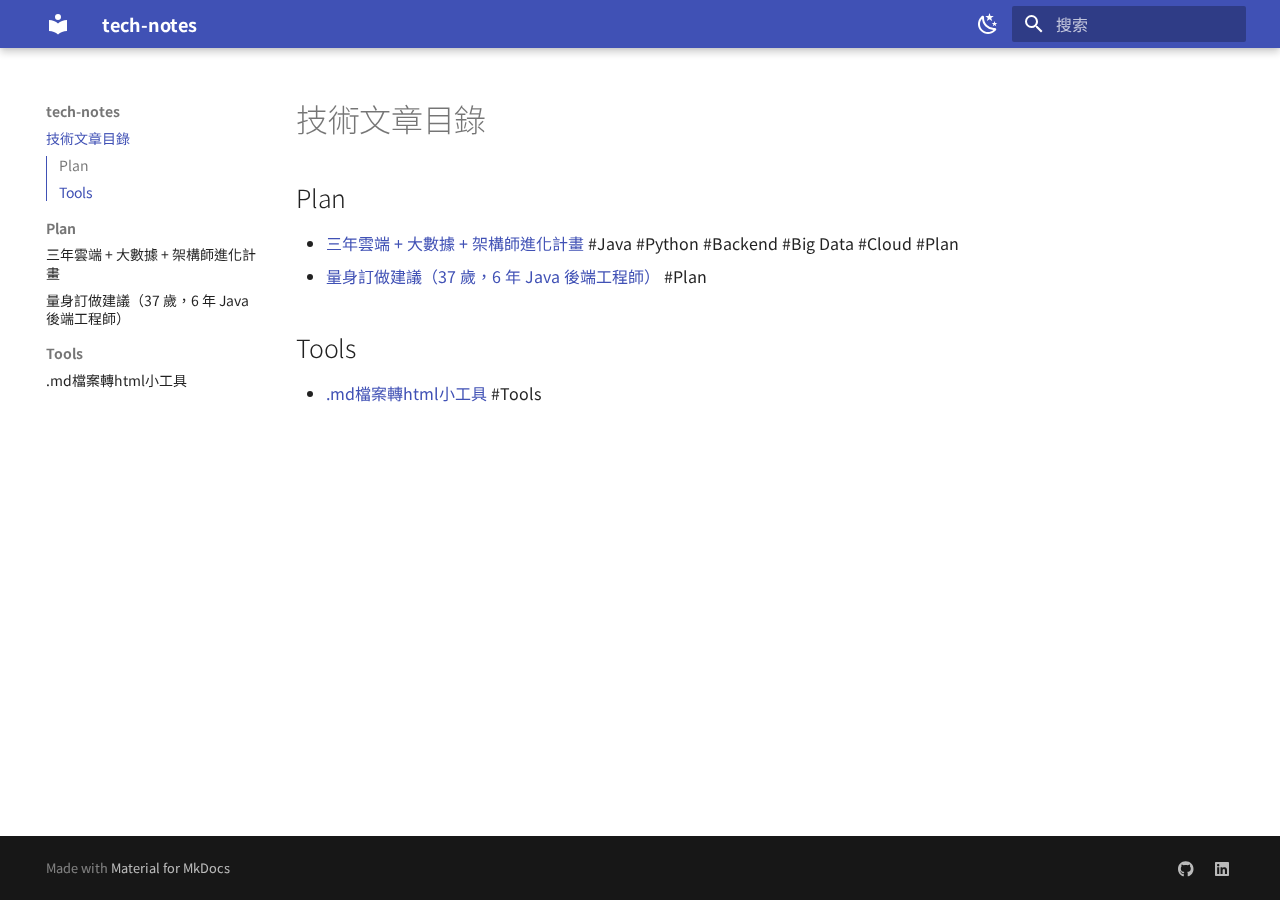
<file: index.html>
<!doctype html>
<html lang="zh" class="no-js">
  <head>
    
      <meta charset="utf-8">
      <meta name="viewport" content="width=device-width,initial-scale=1">
      
      
        <meta name="author" content="Ian Wang">
      
      
        <link rel="canonical" href="https://iw5420.github.io/tech-notes/">
      
      
      
        <link rel="next" href="plan/3year_architect_plan/">
      
      
      <link rel="icon" href="assets/images/favicon.png">
      <meta name="generator" content="mkdocs-1.5.3, mkdocs-material-9.5.13">
    
    
      
        <title>tech-notes</title>
      
    
    
      <link rel="stylesheet" href="assets/stylesheets/main.7e359304.min.css">
      
        
        <link rel="stylesheet" href="assets/stylesheets/palette.06af60db.min.css">
      
      


    
    
      
    
    
      
        
        
        <link rel="preconnect" href="https://fonts.gstatic.com" crossorigin>
        <link rel="stylesheet" href="https://fonts.googleapis.com/css?family=Noto+Sans+TC:300,300i,400,400i,700,700i%7CFira+Code:400,400i,700,700i&display=fallback">
        <style>:root{--md-text-font:"Noto Sans TC";--md-code-font:"Fira Code"}</style>
      
    
    
    <script>__md_scope=new URL(".",location),__md_hash=e=>[...e].reduce((e,_)=>(e<<5)-e+_.charCodeAt(0),0),__md_get=(e,_=localStorage,t=__md_scope)=>JSON.parse(_.getItem(t.pathname+"."+e)),__md_set=(e,_,t=localStorage,a=__md_scope)=>{try{t.setItem(a.pathname+"."+e,JSON.stringify(_))}catch(e){}}</script>
    
      

    
    
    
   <link href="assets/stylesheets/glightbox.min.css" rel="stylesheet"/><style>
    html.glightbox-open { overflow: initial; height: 100%; }
    .gslide-title { margin-top: 0px; user-select: text; }
    .gslide-desc { color: #666; user-select: text; }
    .gslide-image img { background: white; }
    .gscrollbar-fixer { padding-right: 15px; }
    .gdesc-inner { font-size: 0.75rem; }
    body[data-md-color-scheme="slate"] .gdesc-inner { background: var(--md-default-bg-color);}
    body[data-md-color-scheme="slate"] .gslide-title { color: var(--md-default-fg-color);}
    body[data-md-color-scheme="slate"] .gslide-desc { color: var(--md-default-fg-color);}</style> <script src="assets/javascripts/glightbox.min.js"></script></head>
  
  
    
    
      
    
    
    
    
    <body dir="ltr" data-md-color-scheme="default" data-md-color-primary="indigo" data-md-color-accent="cyan">
  
    
    <input class="md-toggle" data-md-toggle="drawer" type="checkbox" id="__drawer" autocomplete="off">
    <input class="md-toggle" data-md-toggle="search" type="checkbox" id="__search" autocomplete="off">
    <label class="md-overlay" for="__drawer"></label>
    <div data-md-component="skip">
      
        
        <a href="#_1" class="md-skip">
          跳转至
        </a>
      
    </div>
    <div data-md-component="announce">
      
    </div>
    
    
      

  

<header class="md-header md-header--shadow" data-md-component="header">
  <nav class="md-header__inner md-grid" aria-label="页眉">
    <a href="." title="tech-notes" class="md-header__button md-logo" aria-label="tech-notes" data-md-component="logo">
      
  
  <svg xmlns="http://www.w3.org/2000/svg" viewBox="0 0 24 24"><path d="M12 8a3 3 0 0 0 3-3 3 3 0 0 0-3-3 3 3 0 0 0-3 3 3 3 0 0 0 3 3m0 3.54C9.64 9.35 6.5 8 3 8v11c3.5 0 6.64 1.35 9 3.54 2.36-2.19 5.5-3.54 9-3.54V8c-3.5 0-6.64 1.35-9 3.54Z"/></svg>

    </a>
    <label class="md-header__button md-icon" for="__drawer">
      
      <svg xmlns="http://www.w3.org/2000/svg" viewBox="0 0 24 24"><path d="M3 6h18v2H3V6m0 5h18v2H3v-2m0 5h18v2H3v-2Z"/></svg>
    </label>
    <div class="md-header__title" data-md-component="header-title">
      <div class="md-header__ellipsis">
        <div class="md-header__topic">
          <span class="md-ellipsis">
            tech-notes
          </span>
        </div>
        <div class="md-header__topic" data-md-component="header-topic">
          <span class="md-ellipsis">
            
              技術文章目錄
            
          </span>
        </div>
      </div>
    </div>
    
      
        <form class="md-header__option" data-md-component="palette">
  
    
    
    
    <input class="md-option" data-md-color-media="" data-md-color-scheme="default" data-md-color-primary="indigo" data-md-color-accent="cyan"  aria-label="深色模式"  type="radio" name="__palette" id="__palette_0">
    
      <label class="md-header__button md-icon" title="深色模式" for="__palette_1" hidden>
        <svg xmlns="http://www.w3.org/2000/svg" viewBox="0 0 24 24"><path d="m17.75 4.09-2.53 1.94.91 3.06-2.63-1.81-2.63 1.81.91-3.06-2.53-1.94L12.44 4l1.06-3 1.06 3 3.19.09m3.5 6.91-1.64 1.25.59 1.98-1.7-1.17-1.7 1.17.59-1.98L15.75 11l2.06-.05L18.5 9l.69 1.95 2.06.05m-2.28 4.95c.83-.08 1.72 1.1 1.19 1.85-.32.45-.66.87-1.08 1.27C15.17 23 8.84 23 4.94 19.07c-3.91-3.9-3.91-10.24 0-14.14.4-.4.82-.76 1.27-1.08.75-.53 1.93.36 1.85 1.19-.27 2.86.69 5.83 2.89 8.02a9.96 9.96 0 0 0 8.02 2.89m-1.64 2.02a12.08 12.08 0 0 1-7.8-3.47c-2.17-2.19-3.33-5-3.49-7.82-2.81 3.14-2.7 7.96.31 10.98 3.02 3.01 7.84 3.12 10.98.31Z"/></svg>
      </label>
    
  
    
    
    
    <input class="md-option" data-md-color-media="" data-md-color-scheme="slate" data-md-color-primary="indigo" data-md-color-accent="cyan"  aria-label="淺色模式"  type="radio" name="__palette" id="__palette_1">
    
      <label class="md-header__button md-icon" title="淺色模式" for="__palette_0" hidden>
        <svg xmlns="http://www.w3.org/2000/svg" viewBox="0 0 24 24"><path d="M12 7a5 5 0 0 1 5 5 5 5 0 0 1-5 5 5 5 0 0 1-5-5 5 5 0 0 1 5-5m0 2a3 3 0 0 0-3 3 3 3 0 0 0 3 3 3 3 0 0 0 3-3 3 3 0 0 0-3-3m0-7 2.39 3.42C13.65 5.15 12.84 5 12 5c-.84 0-1.65.15-2.39.42L12 2M3.34 7l4.16-.35A7.2 7.2 0 0 0 5.94 8.5c-.44.74-.69 1.5-.83 2.29L3.34 7m.02 10 1.76-3.77a7.131 7.131 0 0 0 2.38 4.14L3.36 17M20.65 7l-1.77 3.79a7.023 7.023 0 0 0-2.38-4.15l4.15.36m-.01 10-4.14.36c.59-.51 1.12-1.14 1.54-1.86.42-.73.69-1.5.83-2.29L20.64 17M12 22l-2.41-3.44c.74.27 1.55.44 2.41.44.82 0 1.63-.17 2.37-.44L12 22Z"/></svg>
      </label>
    
  
</form>
      
    
    
      <script>var media,input,key,value,palette=__md_get("__palette");if(palette&&palette.color){"(prefers-color-scheme)"===palette.color.media&&(media=matchMedia("(prefers-color-scheme: light)"),input=document.querySelector(media.matches?"[data-md-color-media='(prefers-color-scheme: light)']":"[data-md-color-media='(prefers-color-scheme: dark)']"),palette.color.media=input.getAttribute("data-md-color-media"),palette.color.scheme=input.getAttribute("data-md-color-scheme"),palette.color.primary=input.getAttribute("data-md-color-primary"),palette.color.accent=input.getAttribute("data-md-color-accent"));for([key,value]of Object.entries(palette.color))document.body.setAttribute("data-md-color-"+key,value)}</script>
    
    
    
      <label class="md-header__button md-icon" for="__search">
        
        <svg xmlns="http://www.w3.org/2000/svg" viewBox="0 0 24 24"><path d="M9.5 3A6.5 6.5 0 0 1 16 9.5c0 1.61-.59 3.09-1.56 4.23l.27.27h.79l5 5-1.5 1.5-5-5v-.79l-.27-.27A6.516 6.516 0 0 1 9.5 16 6.5 6.5 0 0 1 3 9.5 6.5 6.5 0 0 1 9.5 3m0 2C7 5 5 7 5 9.5S7 14 9.5 14 14 12 14 9.5 12 5 9.5 5Z"/></svg>
      </label>
      <div class="md-search" data-md-component="search" role="dialog">
  <label class="md-search__overlay" for="__search"></label>
  <div class="md-search__inner" role="search">
    <form class="md-search__form" name="search">
      <input type="text" class="md-search__input" name="query" aria-label="搜索" placeholder="搜索" autocapitalize="off" autocorrect="off" autocomplete="off" spellcheck="false" data-md-component="search-query" required>
      <label class="md-search__icon md-icon" for="__search">
        
        <svg xmlns="http://www.w3.org/2000/svg" viewBox="0 0 24 24"><path d="M9.5 3A6.5 6.5 0 0 1 16 9.5c0 1.61-.59 3.09-1.56 4.23l.27.27h.79l5 5-1.5 1.5-5-5v-.79l-.27-.27A6.516 6.516 0 0 1 9.5 16 6.5 6.5 0 0 1 3 9.5 6.5 6.5 0 0 1 9.5 3m0 2C7 5 5 7 5 9.5S7 14 9.5 14 14 12 14 9.5 12 5 9.5 5Z"/></svg>
        
        <svg xmlns="http://www.w3.org/2000/svg" viewBox="0 0 24 24"><path d="M20 11v2H8l5.5 5.5-1.42 1.42L4.16 12l7.92-7.92L13.5 5.5 8 11h12Z"/></svg>
      </label>
      <nav class="md-search__options" aria-label="查找">
        
        <button type="reset" class="md-search__icon md-icon" title="清空当前内容" aria-label="清空当前内容" tabindex="-1">
          
          <svg xmlns="http://www.w3.org/2000/svg" viewBox="0 0 24 24"><path d="M19 6.41 17.59 5 12 10.59 6.41 5 5 6.41 10.59 12 5 17.59 6.41 19 12 13.41 17.59 19 19 17.59 13.41 12 19 6.41Z"/></svg>
        </button>
      </nav>
      
        <div class="md-search__suggest" data-md-component="search-suggest"></div>
      
    </form>
    <div class="md-search__output">
      <div class="md-search__scrollwrap" data-md-scrollfix>
        <div class="md-search-result" data-md-component="search-result">
          <div class="md-search-result__meta">
            正在初始化搜索引擎
          </div>
          <ol class="md-search-result__list" role="presentation"></ol>
        </div>
      </div>
    </div>
  </div>
</div>
    
    
  </nav>
  
</header>
    
    <div class="md-container" data-md-component="container">
      
      
        
          
        
      
      <main class="md-main" data-md-component="main">
        <div class="md-main__inner md-grid">
          
            
              
              <div class="md-sidebar md-sidebar--primary" data-md-component="sidebar" data-md-type="navigation" >
                <div class="md-sidebar__scrollwrap">
                  <div class="md-sidebar__inner">
                    



  

<nav class="md-nav md-nav--primary md-nav--integrated" aria-label="导航栏" data-md-level="0">
  <label class="md-nav__title" for="__drawer">
    <a href="." title="tech-notes" class="md-nav__button md-logo" aria-label="tech-notes" data-md-component="logo">
      
  
  <svg xmlns="http://www.w3.org/2000/svg" viewBox="0 0 24 24"><path d="M12 8a3 3 0 0 0 3-3 3 3 0 0 0-3-3 3 3 0 0 0-3 3 3 3 0 0 0 3 3m0 3.54C9.64 9.35 6.5 8 3 8v11c3.5 0 6.64 1.35 9 3.54 2.36-2.19 5.5-3.54 9-3.54V8c-3.5 0-6.64 1.35-9 3.54Z"/></svg>

    </a>
    tech-notes
  </label>
  
  <ul class="md-nav__list" data-md-scrollfix>
    
      
      
  
  
    
  
  
  
    <li class="md-nav__item md-nav__item--active">
      
      <input class="md-nav__toggle md-toggle" type="checkbox" id="__toc">
      
      
        
      
      
        <label class="md-nav__link md-nav__link--active" for="__toc">
          
  
  <span class="md-ellipsis">
    技術文章目錄
  </span>
  

          <span class="md-nav__icon md-icon"></span>
        </label>
      
      <a href="." class="md-nav__link md-nav__link--active">
        
  
  <span class="md-ellipsis">
    技術文章目錄
  </span>
  

      </a>
      
        

<nav class="md-nav md-nav--secondary" aria-label="目录">
  
  
  
    
  
  
    <label class="md-nav__title" for="__toc">
      <span class="md-nav__icon md-icon"></span>
      目录
    </label>
    <ul class="md-nav__list" data-md-component="toc" data-md-scrollfix>
      
        <li class="md-nav__item">
  <a href="#plan" class="md-nav__link">
    <span class="md-ellipsis">
      Plan
    </span>
  </a>
  
</li>
      
        <li class="md-nav__item">
  <a href="#tools" class="md-nav__link">
    <span class="md-ellipsis">
      Tools
    </span>
  </a>
  
</li>
      
    </ul>
  
</nav>
      
    </li>
  

    
      
      
  
  
  
  
    
    
    
      
        
        
      
    
    
    <li class="md-nav__item md-nav__item--section md-nav__item--nested">
      
        
        
          
        
        <input class="md-nav__toggle md-toggle md-toggle--indeterminate" type="checkbox" id="__nav_2" >
        
          
          <label class="md-nav__link" for="__nav_2" id="__nav_2_label" tabindex="">
            
  
  <span class="md-ellipsis">
    Plan
  </span>
  

            <span class="md-nav__icon md-icon"></span>
          </label>
        
        <nav class="md-nav" data-md-level="1" aria-labelledby="__nav_2_label" aria-expanded="false">
          <label class="md-nav__title" for="__nav_2">
            <span class="md-nav__icon md-icon"></span>
            Plan
          </label>
          <ul class="md-nav__list" data-md-scrollfix>
            
              
                
  
  
  
  
    <li class="md-nav__item">
      <a href="plan/3year_architect_plan/" class="md-nav__link">
        
  
  <span class="md-ellipsis">
    三年雲端 + 大數據 + 架構師進化計畫
  </span>
  

      </a>
    </li>
  

              
            
              
                
  
  
  
  
    <li class="md-nav__item">
      <a href="plan/architect_customized_analysis/" class="md-nav__link">
        
  
  <span class="md-ellipsis">
    量身訂做建議（37 歲，6 年 Java 後端工程師）
  </span>
  

      </a>
    </li>
  

              
            
          </ul>
        </nav>
      
    </li>
  

    
      
      
  
  
  
  
    
    
    
      
        
        
      
    
    
    <li class="md-nav__item md-nav__item--section md-nav__item--nested">
      
        
        
          
        
        <input class="md-nav__toggle md-toggle md-toggle--indeterminate" type="checkbox" id="__nav_3" >
        
          
          <label class="md-nav__link" for="__nav_3" id="__nav_3_label" tabindex="">
            
  
  <span class="md-ellipsis">
    Tools
  </span>
  

            <span class="md-nav__icon md-icon"></span>
          </label>
        
        <nav class="md-nav" data-md-level="1" aria-labelledby="__nav_3_label" aria-expanded="false">
          <label class="md-nav__title" for="__nav_3">
            <span class="md-nav__icon md-icon"></span>
            Tools
          </label>
          <ul class="md-nav__list" data-md-scrollfix>
            
              
                
  
  
  
  
    <li class="md-nav__item">
      <a href="tools/md2blogger-guide/" class="md-nav__link">
        
  
  <span class="md-ellipsis">
    .md檔案轉html小工具
  </span>
  

      </a>
    </li>
  

              
            
          </ul>
        </nav>
      
    </li>
  

    
  </ul>
</nav>
                  </div>
                </div>
              </div>
            
            
          
          
            <div class="md-content" data-md-component="content">
              <article class="md-content__inner md-typeset">
                
                  


<h1 id="_1">技術文章目錄</h1>
<h2 id="plan">Plan</h2>
<ul>
<li><a href="plan/3year_architect_plan">三年雲端 + 大數據 + 架構師進化計畫</a>   #Java #Python  #Backend #Big Data #Cloud #Plan</li>
<li><a href="plan/architect_customized_analysis">量身訂做建議（37 歲，6 年 Java 後端工程師）</a> #Plan</li>
</ul>
<h2 id="tools">Tools</h2>
<ul>
<li><a href="tools/md2blogger-guide">.md檔案轉html小工具</a> #Tools</li>
</ul>












                
              </article>
            </div>
          
          
  <script>var tabs=__md_get("__tabs");if(Array.isArray(tabs))e:for(var set of document.querySelectorAll(".tabbed-set")){var tab,labels=set.querySelector(".tabbed-labels");for(tab of tabs)for(var label of labels.getElementsByTagName("label"))if(label.innerText.trim()===tab){var input=document.getElementById(label.htmlFor);input.checked=!0;continue e}}</script>

<script>var target=document.getElementById(location.hash.slice(1));target&&target.name&&(target.checked=target.name.startsWith("__tabbed_"))</script>
        </div>
        
          <button type="button" class="md-top md-icon" data-md-component="top" hidden>
  
  <svg xmlns="http://www.w3.org/2000/svg" viewBox="0 0 24 24"><path d="M13 20h-2V8l-5.5 5.5-1.42-1.42L12 4.16l7.92 7.92-1.42 1.42L13 8v12Z"/></svg>
  回到页面顶部
</button>
        
      </main>
      
        <footer class="md-footer">
  
  <div class="md-footer-meta md-typeset">
    <div class="md-footer-meta__inner md-grid">
      <div class="md-copyright">
  
  
    Made with
    <a href="https://squidfunk.github.io/mkdocs-material/" target="_blank" rel="noopener">
      Material for MkDocs
    </a>
  
</div>
      
        <div class="md-social">
  
    
    
    
    
      
      
    
    <a href="https://github.com/iw5420" target="_blank" rel="noopener" title="github.com" class="md-social__link">
      <svg xmlns="http://www.w3.org/2000/svg" viewBox="0 0 496 512"><!--! Font Awesome Free 6.5.1 by @fontawesome - https://fontawesome.com License - https://fontawesome.com/license/free (Icons: CC BY 4.0, Fonts: SIL OFL 1.1, Code: MIT License) Copyright 2023 Fonticons, Inc.--><path d="M165.9 397.4c0 2-2.3 3.6-5.2 3.6-3.3.3-5.6-1.3-5.6-3.6 0-2 2.3-3.6 5.2-3.6 3-.3 5.6 1.3 5.6 3.6zm-31.1-4.5c-.7 2 1.3 4.3 4.3 4.9 2.6 1 5.6 0 6.2-2s-1.3-4.3-4.3-5.2c-2.6-.7-5.5.3-6.2 2.3zm44.2-1.7c-2.9.7-4.9 2.6-4.6 4.9.3 2 2.9 3.3 5.9 2.6 2.9-.7 4.9-2.6 4.6-4.6-.3-1.9-3-3.2-5.9-2.9zM244.8 8C106.1 8 0 113.3 0 252c0 110.9 69.8 205.8 169.5 239.2 12.8 2.3 17.3-5.6 17.3-12.1 0-6.2-.3-40.4-.3-61.4 0 0-70 15-84.7-29.8 0 0-11.4-29.1-27.8-36.6 0 0-22.9-15.7 1.6-15.4 0 0 24.9 2 38.6 25.8 21.9 38.6 58.6 27.5 72.9 20.9 2.3-16 8.8-27.1 16-33.7-55.9-6.2-112.3-14.3-112.3-110.5 0-27.5 7.6-41.3 23.6-58.9-2.6-6.5-11.1-33.3 2.6-67.9 20.9-6.5 69 27 69 27 20-5.6 41.5-8.5 62.8-8.5s42.8 2.9 62.8 8.5c0 0 48.1-33.6 69-27 13.7 34.7 5.2 61.4 2.6 67.9 16 17.7 25.8 31.5 25.8 58.9 0 96.5-58.9 104.2-114.8 110.5 9.2 7.9 17 22.9 17 46.4 0 33.7-.3 75.4-.3 83.6 0 6.5 4.6 14.4 17.3 12.1C428.2 457.8 496 362.9 496 252 496 113.3 383.5 8 244.8 8zM97.2 352.9c-1.3 1-1 3.3.7 5.2 1.6 1.6 3.9 2.3 5.2 1 1.3-1 1-3.3-.7-5.2-1.6-1.6-3.9-2.3-5.2-1zm-10.8-8.1c-.7 1.3.3 2.9 2.3 3.9 1.6 1 3.6.7 4.3-.7.7-1.3-.3-2.9-2.3-3.9-2-.6-3.6-.3-4.3.7zm32.4 35.6c-1.6 1.3-1 4.3 1.3 6.2 2.3 2.3 5.2 2.6 6.5 1 1.3-1.3.7-4.3-1.3-6.2-2.2-2.3-5.2-2.6-6.5-1zm-11.4-14.7c-1.6 1-1.6 3.6 0 5.9 1.6 2.3 4.3 3.3 5.6 2.3 1.6-1.3 1.6-3.9 0-6.2-1.4-2.3-4-3.3-5.6-2z"/></svg>
    </a>
  
    
    
    
    
      
      
    
    <a href="https://www.linkedin.com/in/yi-en-wang-36083b35/" target="_blank" rel="noopener" title="www.linkedin.com" class="md-social__link">
      <svg xmlns="http://www.w3.org/2000/svg" viewBox="0 0 448 512"><!--! Font Awesome Free 6.5.1 by @fontawesome - https://fontawesome.com License - https://fontawesome.com/license/free (Icons: CC BY 4.0, Fonts: SIL OFL 1.1, Code: MIT License) Copyright 2023 Fonticons, Inc.--><path d="M416 32H31.9C14.3 32 0 46.5 0 64.3v383.4C0 465.5 14.3 480 31.9 480H416c17.6 0 32-14.5 32-32.3V64.3c0-17.8-14.4-32.3-32-32.3zM135.4 416H69V202.2h66.5V416zm-33.2-243c-21.3 0-38.5-17.3-38.5-38.5S80.9 96 102.2 96c21.2 0 38.5 17.3 38.5 38.5 0 21.3-17.2 38.5-38.5 38.5zm282.1 243h-66.4V312c0-24.8-.5-56.7-34.5-56.7-34.6 0-39.9 27-39.9 54.9V416h-66.4V202.2h63.7v29.2h.9c8.9-16.8 30.6-34.5 62.9-34.5 67.2 0 79.7 44.3 79.7 101.9V416z"/></svg>
    </a>
  
</div>
      
    </div>
  </div>
</footer>
      
    </div>
    <div class="md-dialog" data-md-component="dialog">
      <div class="md-dialog__inner md-typeset"></div>
    </div>
    
    
    <script id="__config" type="application/json">{"base": ".", "features": ["navigation.expand", "navigation.sections", "navigation.instant", "navigation.top", "toc.integrate", "search.suggest", "search.highlight", "content.code.copy", "content.code.annotate", "content.tabs.link"], "search": "assets/javascripts/workers/search.b8dbb3d2.min.js", "translations": {"clipboard.copied": "\u5df2\u590d\u5236", "clipboard.copy": "\u590d\u5236", "search.result.more.one": "\u5728\u8be5\u9875\u4e0a\u8fd8\u6709 1 \u4e2a\u7b26\u5408\u6761\u4ef6\u7684\u7ed3\u679c", "search.result.more.other": "\u5728\u8be5\u9875\u4e0a\u8fd8\u6709 # \u4e2a\u7b26\u5408\u6761\u4ef6\u7684\u7ed3\u679c", "search.result.none": "\u6ca1\u6709\u627e\u5230\u7b26\u5408\u6761\u4ef6\u7684\u7ed3\u679c", "search.result.one": "\u627e\u5230 1 \u4e2a\u7b26\u5408\u6761\u4ef6\u7684\u7ed3\u679c", "search.result.other": "# \u4e2a\u7b26\u5408\u6761\u4ef6\u7684\u7ed3\u679c", "search.result.placeholder": "\u952e\u5165\u4ee5\u5f00\u59cb\u641c\u7d22", "search.result.term.missing": "\u7f3a\u5c11", "select.version": "\u9009\u62e9\u5f53\u524d\u7248\u672c"}}</script>
    
    
      <script src="assets/javascripts/bundle.c8d2eff1.min.js"></script>
      
    
  <script id="init-glightbox">const lightbox = GLightbox({"touchNavigation": true, "loop": false, "zoomable": true, "draggable": true, "openEffect": "zoom", "closeEffect": "zoom", "slideEffect": "slide"});
document$.subscribe(() => { lightbox.reload() });
</script></body>
</html>
</file>
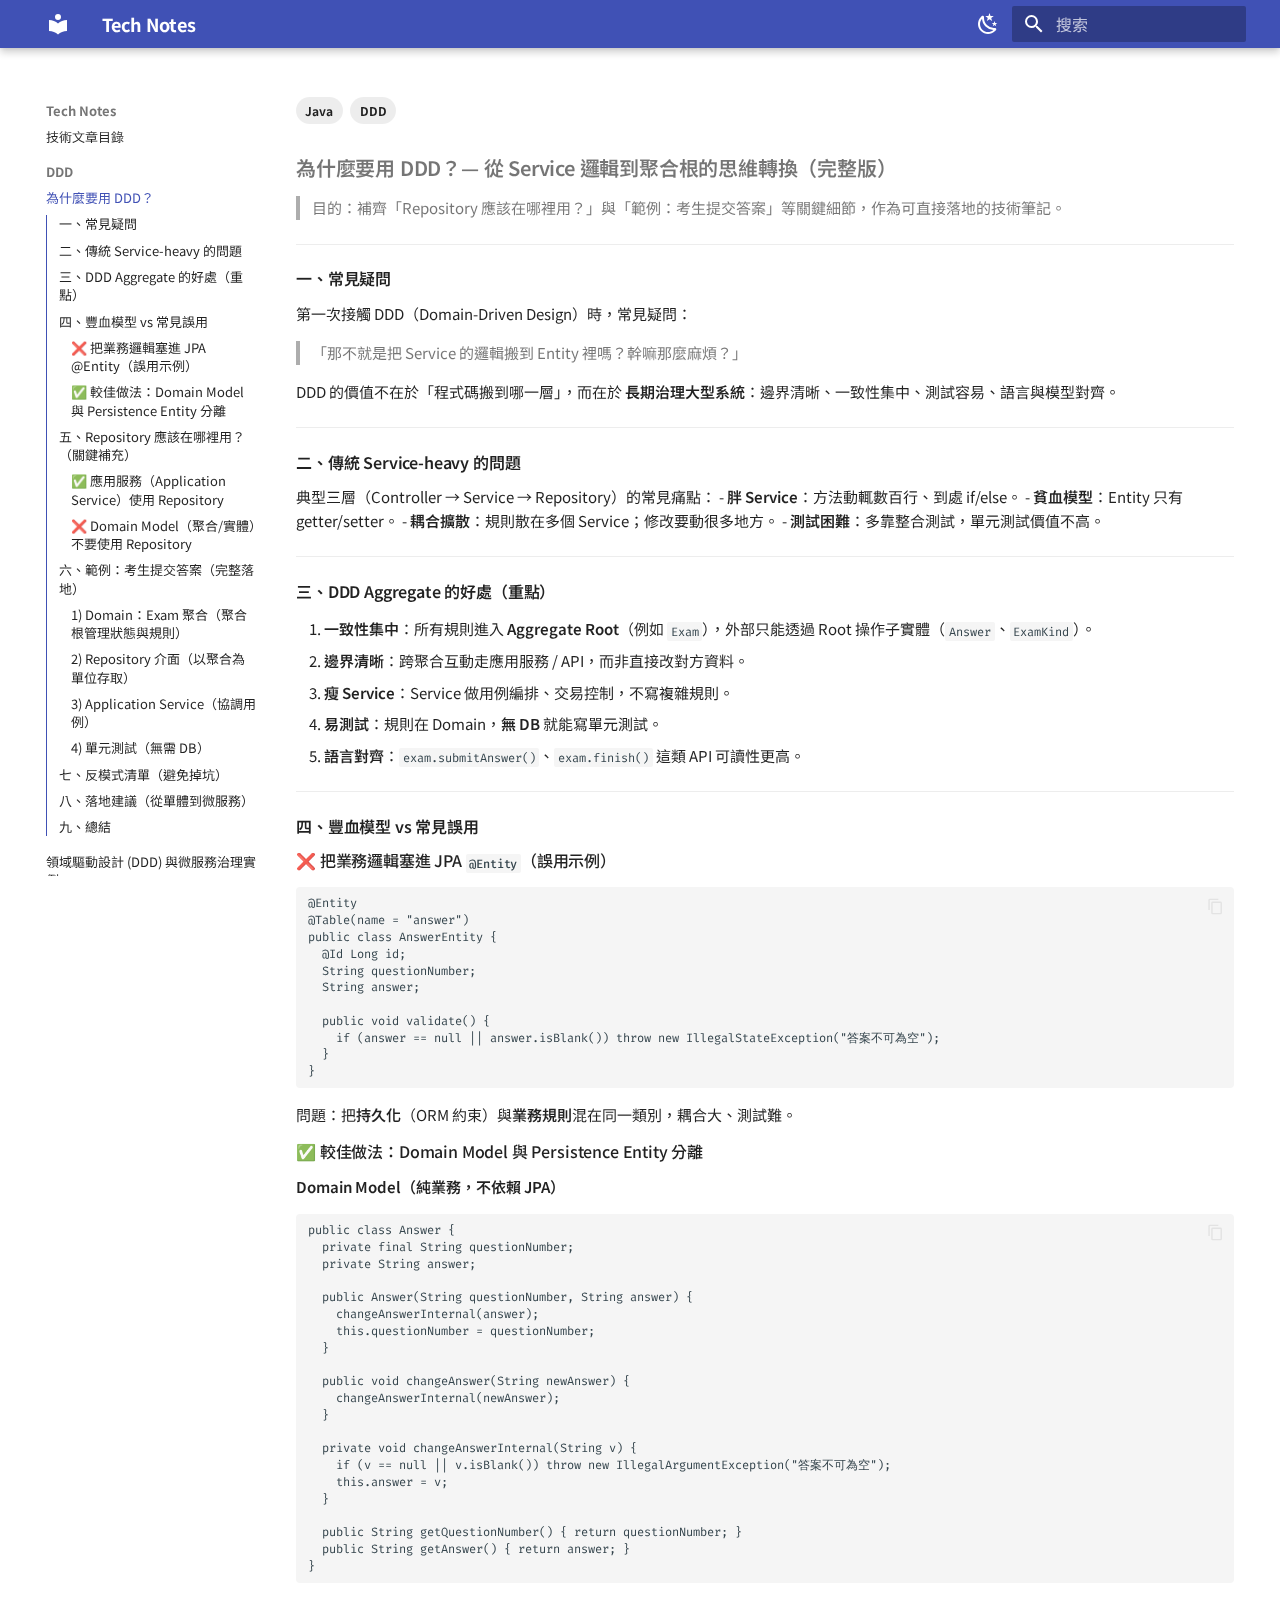
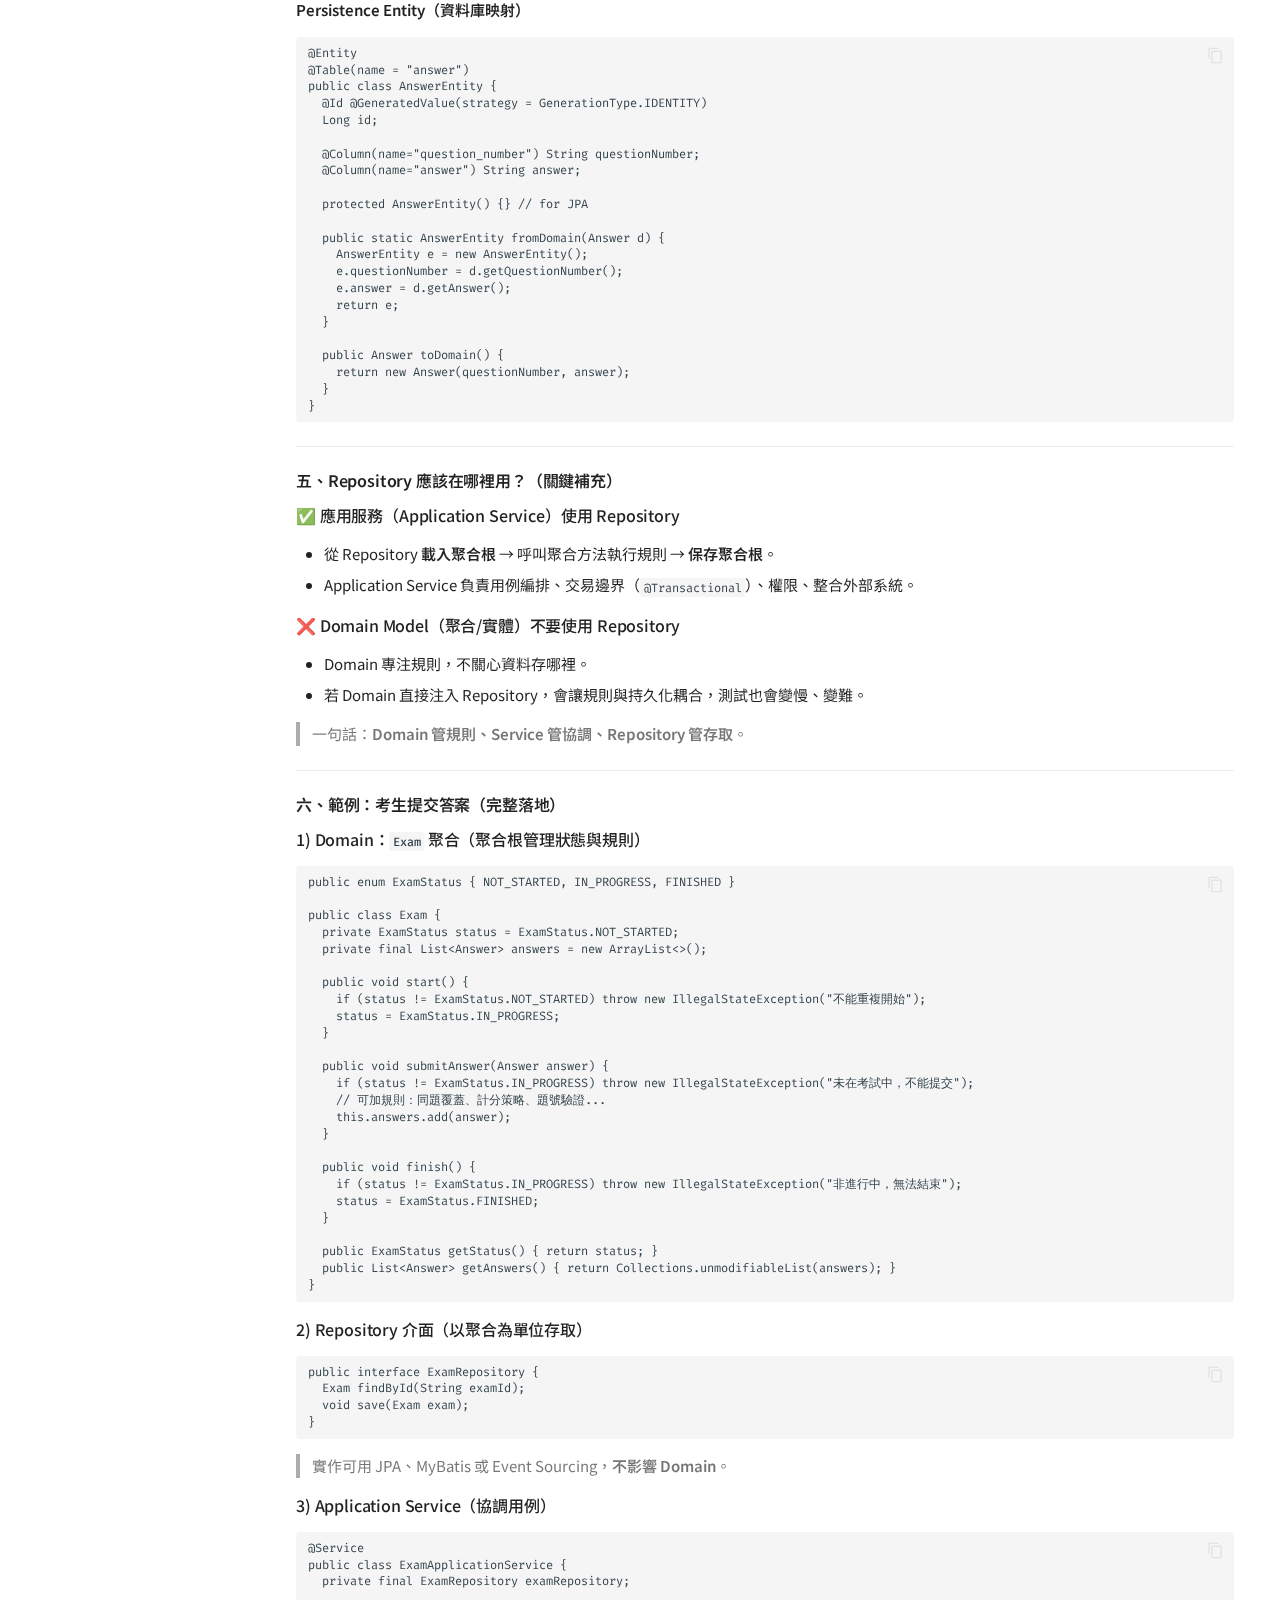
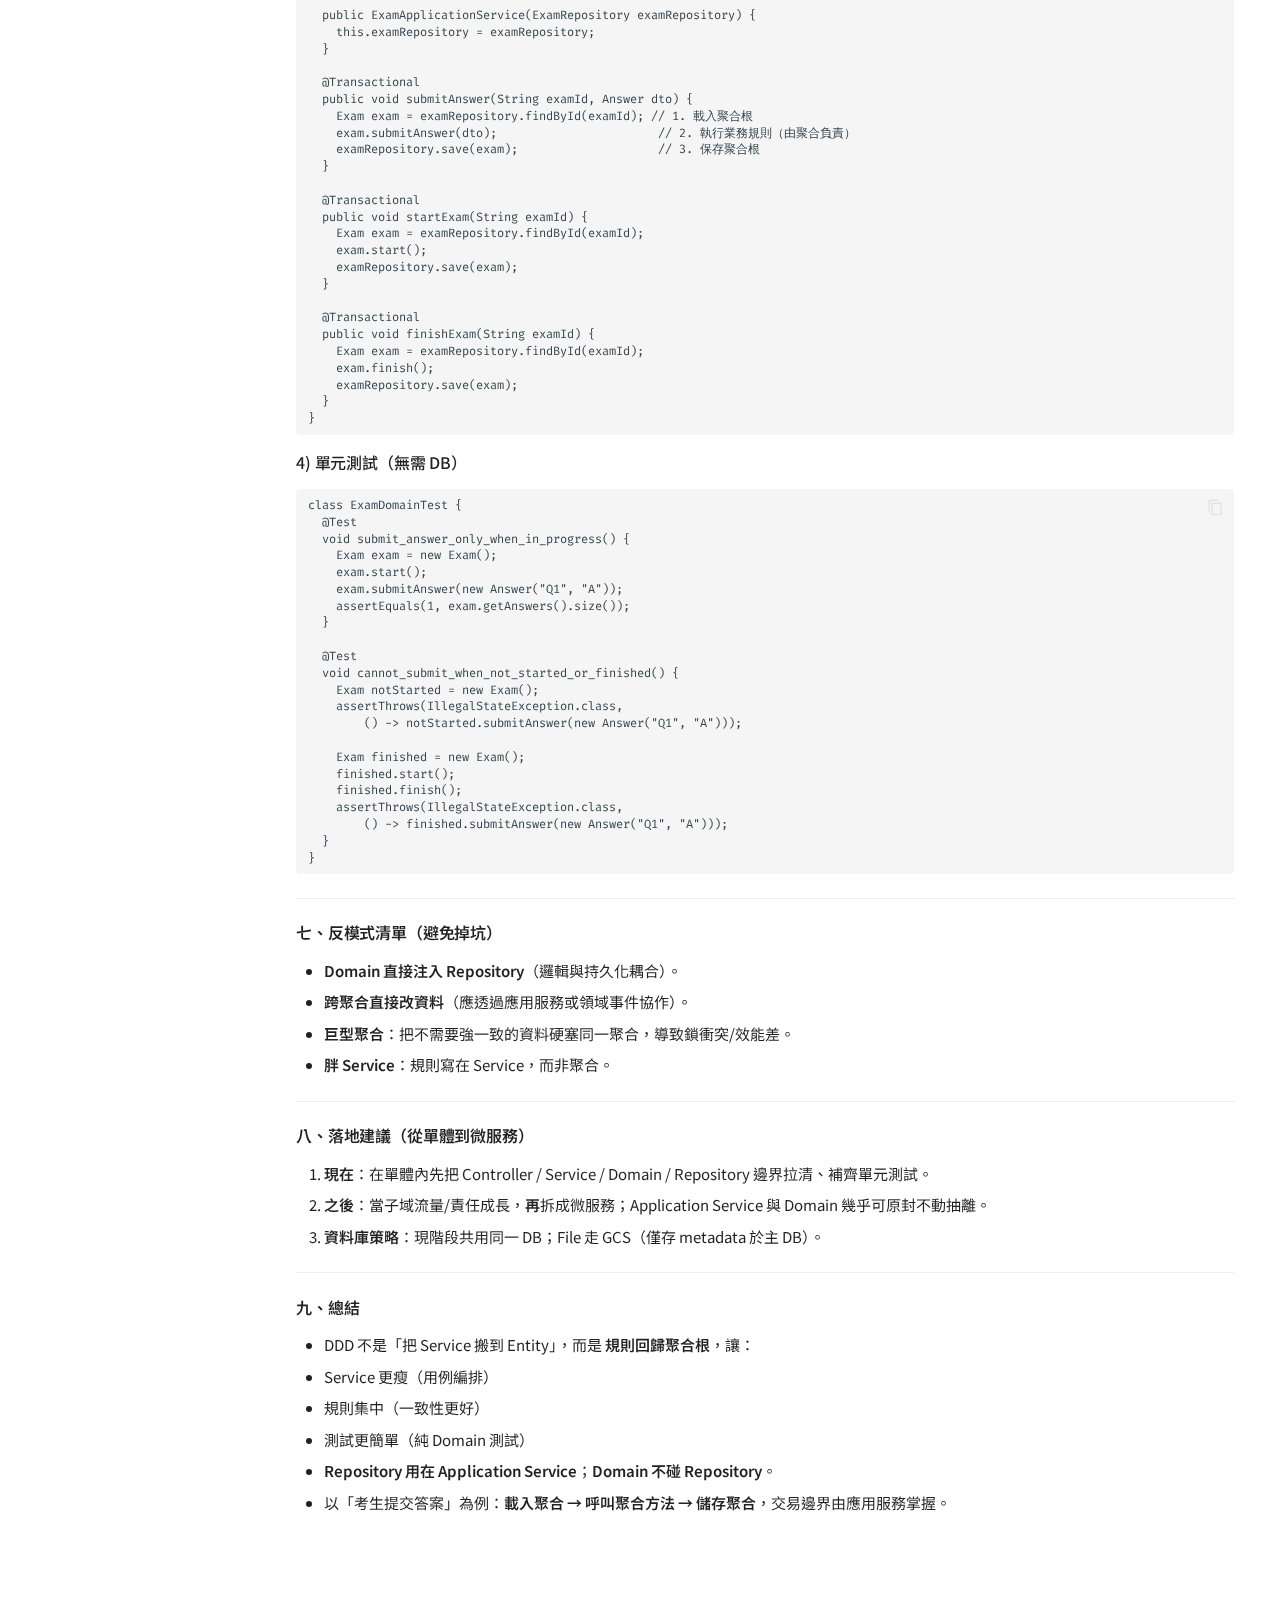
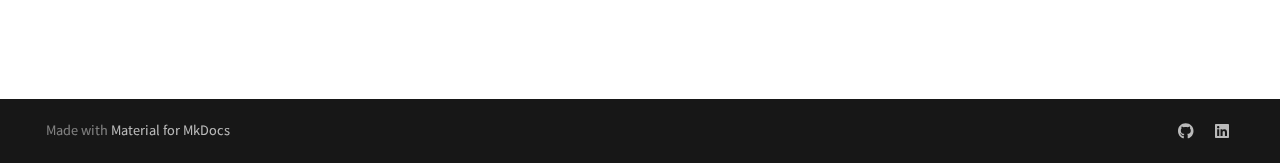
<file: DDD/ddd_repo_and_example/index.html>
<!doctype html>
<html lang="zh" class="no-js">
  <head>
    
      <meta charset="utf-8">
      <meta name="viewport" content="width=device-width,initial-scale=1">
      
      
        <meta name="author" content="Ian Wang">
      
      
        <link rel="canonical" href="https://iw5420.github.io/tech-notes/DDD/ddd_repo_and_example/">
      
      
        <link rel="prev" href="../..">
      
      
        <link rel="next" href="../exam_DDD_microservices/">
      
      
      <link rel="icon" href="../../assets/images/favicon.png">
      <meta name="generator" content="mkdocs-1.5.3, mkdocs-material-9.5.13">
    
    
      
        <title>為什麼要用 DDD？ - Tech Notes</title>
      
    
    
      <link rel="stylesheet" href="../../assets/stylesheets/main.7e359304.min.css">
      
        
        <link rel="stylesheet" href="../../assets/stylesheets/palette.06af60db.min.css">
      
      


    
    
      
    
    
      
        
        
        <link rel="preconnect" href="https://fonts.gstatic.com" crossorigin>
        <link rel="stylesheet" href="https://fonts.googleapis.com/css?family=Noto+Sans+TC:300,300i,400,400i,700,700i%7CFira+Code:400,400i,700,700i&display=fallback">
        <style>:root{--md-text-font:"Noto Sans TC";--md-code-font:"Fira Code"}</style>
      
    
    
      <link rel="stylesheet" href="../../stylesheets/extra.css">
    
    <script>__md_scope=new URL("../..",location),__md_hash=e=>[...e].reduce((e,_)=>(e<<5)-e+_.charCodeAt(0),0),__md_get=(e,_=localStorage,t=__md_scope)=>JSON.parse(_.getItem(t.pathname+"."+e)),__md_set=(e,_,t=localStorage,a=__md_scope)=>{try{t.setItem(a.pathname+"."+e,JSON.stringify(_))}catch(e){}}</script>
    
      

    
    
    
   <link href="../../assets/stylesheets/glightbox.min.css" rel="stylesheet"/><style>
    html.glightbox-open { overflow: initial; height: 100%; }
    .gslide-title { margin-top: 0px; user-select: text; }
    .gslide-desc { color: #666; user-select: text; }
    .gslide-image img { background: white; }
    .gscrollbar-fixer { padding-right: 15px; }
    .gdesc-inner { font-size: 0.75rem; }
    body[data-md-color-scheme="slate"] .gdesc-inner { background: var(--md-default-bg-color);}
    body[data-md-color-scheme="slate"] .gslide-title { color: var(--md-default-fg-color);}
    body[data-md-color-scheme="slate"] .gslide-desc { color: var(--md-default-fg-color);}</style> <script src="../../assets/javascripts/glightbox.min.js"></script></head>
  
  
    
    
      
    
    
    
    
    <body dir="ltr" data-md-color-scheme="default" data-md-color-primary="indigo" data-md-color-accent="cyan">
  
    
    <input class="md-toggle" data-md-toggle="drawer" type="checkbox" id="__drawer" autocomplete="off">
    <input class="md-toggle" data-md-toggle="search" type="checkbox" id="__search" autocomplete="off">
    <label class="md-overlay" for="__drawer"></label>
    <div data-md-component="skip">
      
        
        <a href="#ddd-service" class="md-skip">
          跳转至
        </a>
      
    </div>
    <div data-md-component="announce">
      
    </div>
    
    
      

  

<header class="md-header md-header--shadow" data-md-component="header">
  <nav class="md-header__inner md-grid" aria-label="页眉">
    <a href="../.." title="Tech Notes" class="md-header__button md-logo" aria-label="Tech Notes" data-md-component="logo">
      
  
  <svg xmlns="http://www.w3.org/2000/svg" viewBox="0 0 24 24"><path d="M12 8a3 3 0 0 0 3-3 3 3 0 0 0-3-3 3 3 0 0 0-3 3 3 3 0 0 0 3 3m0 3.54C9.64 9.35 6.5 8 3 8v11c3.5 0 6.64 1.35 9 3.54 2.36-2.19 5.5-3.54 9-3.54V8c-3.5 0-6.64 1.35-9 3.54Z"/></svg>

    </a>
    <label class="md-header__button md-icon" for="__drawer">
      
      <svg xmlns="http://www.w3.org/2000/svg" viewBox="0 0 24 24"><path d="M3 6h18v2H3V6m0 5h18v2H3v-2m0 5h18v2H3v-2Z"/></svg>
    </label>
    <div class="md-header__title" data-md-component="header-title">
      <div class="md-header__ellipsis">
        <div class="md-header__topic">
          <span class="md-ellipsis">
            Tech Notes
          </span>
        </div>
        <div class="md-header__topic" data-md-component="header-topic">
          <span class="md-ellipsis">
            
              為什麼要用 DDD？
            
          </span>
        </div>
      </div>
    </div>
    
      
        <form class="md-header__option" data-md-component="palette">
  
    
    
    
    <input class="md-option" data-md-color-media="" data-md-color-scheme="default" data-md-color-primary="indigo" data-md-color-accent="cyan"  aria-label="深色模式"  type="radio" name="__palette" id="__palette_0">
    
      <label class="md-header__button md-icon" title="深色模式" for="__palette_1" hidden>
        <svg xmlns="http://www.w3.org/2000/svg" viewBox="0 0 24 24"><path d="m17.75 4.09-2.53 1.94.91 3.06-2.63-1.81-2.63 1.81.91-3.06-2.53-1.94L12.44 4l1.06-3 1.06 3 3.19.09m3.5 6.91-1.64 1.25.59 1.98-1.7-1.17-1.7 1.17.59-1.98L15.75 11l2.06-.05L18.5 9l.69 1.95 2.06.05m-2.28 4.95c.83-.08 1.72 1.1 1.19 1.85-.32.45-.66.87-1.08 1.27C15.17 23 8.84 23 4.94 19.07c-3.91-3.9-3.91-10.24 0-14.14.4-.4.82-.76 1.27-1.08.75-.53 1.93.36 1.85 1.19-.27 2.86.69 5.83 2.89 8.02a9.96 9.96 0 0 0 8.02 2.89m-1.64 2.02a12.08 12.08 0 0 1-7.8-3.47c-2.17-2.19-3.33-5-3.49-7.82-2.81 3.14-2.7 7.96.31 10.98 3.02 3.01 7.84 3.12 10.98.31Z"/></svg>
      </label>
    
  
    
    
    
    <input class="md-option" data-md-color-media="" data-md-color-scheme="slate" data-md-color-primary="indigo" data-md-color-accent="cyan"  aria-label="淺色模式"  type="radio" name="__palette" id="__palette_1">
    
      <label class="md-header__button md-icon" title="淺色模式" for="__palette_0" hidden>
        <svg xmlns="http://www.w3.org/2000/svg" viewBox="0 0 24 24"><path d="M12 7a5 5 0 0 1 5 5 5 5 0 0 1-5 5 5 5 0 0 1-5-5 5 5 0 0 1 5-5m0 2a3 3 0 0 0-3 3 3 3 0 0 0 3 3 3 3 0 0 0 3-3 3 3 0 0 0-3-3m0-7 2.39 3.42C13.65 5.15 12.84 5 12 5c-.84 0-1.65.15-2.39.42L12 2M3.34 7l4.16-.35A7.2 7.2 0 0 0 5.94 8.5c-.44.74-.69 1.5-.83 2.29L3.34 7m.02 10 1.76-3.77a7.131 7.131 0 0 0 2.38 4.14L3.36 17M20.65 7l-1.77 3.79a7.023 7.023 0 0 0-2.38-4.15l4.15.36m-.01 10-4.14.36c.59-.51 1.12-1.14 1.54-1.86.42-.73.69-1.5.83-2.29L20.64 17M12 22l-2.41-3.44c.74.27 1.55.44 2.41.44.82 0 1.63-.17 2.37-.44L12 22Z"/></svg>
      </label>
    
  
</form>
      
    
    
      <script>var media,input,key,value,palette=__md_get("__palette");if(palette&&palette.color){"(prefers-color-scheme)"===palette.color.media&&(media=matchMedia("(prefers-color-scheme: light)"),input=document.querySelector(media.matches?"[data-md-color-media='(prefers-color-scheme: light)']":"[data-md-color-media='(prefers-color-scheme: dark)']"),palette.color.media=input.getAttribute("data-md-color-media"),palette.color.scheme=input.getAttribute("data-md-color-scheme"),palette.color.primary=input.getAttribute("data-md-color-primary"),palette.color.accent=input.getAttribute("data-md-color-accent"));for([key,value]of Object.entries(palette.color))document.body.setAttribute("data-md-color-"+key,value)}</script>
    
    
    
      <label class="md-header__button md-icon" for="__search">
        
        <svg xmlns="http://www.w3.org/2000/svg" viewBox="0 0 24 24"><path d="M9.5 3A6.5 6.5 0 0 1 16 9.5c0 1.61-.59 3.09-1.56 4.23l.27.27h.79l5 5-1.5 1.5-5-5v-.79l-.27-.27A6.516 6.516 0 0 1 9.5 16 6.5 6.5 0 0 1 3 9.5 6.5 6.5 0 0 1 9.5 3m0 2C7 5 5 7 5 9.5S7 14 9.5 14 14 12 14 9.5 12 5 9.5 5Z"/></svg>
      </label>
      <div class="md-search" data-md-component="search" role="dialog">
  <label class="md-search__overlay" for="__search"></label>
  <div class="md-search__inner" role="search">
    <form class="md-search__form" name="search">
      <input type="text" class="md-search__input" name="query" aria-label="搜索" placeholder="搜索" autocapitalize="off" autocorrect="off" autocomplete="off" spellcheck="false" data-md-component="search-query" required>
      <label class="md-search__icon md-icon" for="__search">
        
        <svg xmlns="http://www.w3.org/2000/svg" viewBox="0 0 24 24"><path d="M9.5 3A6.5 6.5 0 0 1 16 9.5c0 1.61-.59 3.09-1.56 4.23l.27.27h.79l5 5-1.5 1.5-5-5v-.79l-.27-.27A6.516 6.516 0 0 1 9.5 16 6.5 6.5 0 0 1 3 9.5 6.5 6.5 0 0 1 9.5 3m0 2C7 5 5 7 5 9.5S7 14 9.5 14 14 12 14 9.5 12 5 9.5 5Z"/></svg>
        
        <svg xmlns="http://www.w3.org/2000/svg" viewBox="0 0 24 24"><path d="M20 11v2H8l5.5 5.5-1.42 1.42L4.16 12l7.92-7.92L13.5 5.5 8 11h12Z"/></svg>
      </label>
      <nav class="md-search__options" aria-label="查找">
        
        <button type="reset" class="md-search__icon md-icon" title="清空当前内容" aria-label="清空当前内容" tabindex="-1">
          
          <svg xmlns="http://www.w3.org/2000/svg" viewBox="0 0 24 24"><path d="M19 6.41 17.59 5 12 10.59 6.41 5 5 6.41 10.59 12 5 17.59 6.41 19 12 13.41 17.59 19 19 17.59 13.41 12 19 6.41Z"/></svg>
        </button>
      </nav>
      
        <div class="md-search__suggest" data-md-component="search-suggest"></div>
      
    </form>
    <div class="md-search__output">
      <div class="md-search__scrollwrap" data-md-scrollfix>
        <div class="md-search-result" data-md-component="search-result">
          <div class="md-search-result__meta">
            正在初始化搜索引擎
          </div>
          <ol class="md-search-result__list" role="presentation"></ol>
        </div>
      </div>
    </div>
  </div>
</div>
    
    
  </nav>
  
</header>
    
    <div class="md-container" data-md-component="container">
      
      
        
          
        
      
      <main class="md-main" data-md-component="main">
        <div class="md-main__inner md-grid">
          
            
              
              <div class="md-sidebar md-sidebar--primary" data-md-component="sidebar" data-md-type="navigation" >
                <div class="md-sidebar__scrollwrap">
                  <div class="md-sidebar__inner">
                    



  

<nav class="md-nav md-nav--primary md-nav--integrated" aria-label="导航栏" data-md-level="0">
  <label class="md-nav__title" for="__drawer">
    <a href="../.." title="Tech Notes" class="md-nav__button md-logo" aria-label="Tech Notes" data-md-component="logo">
      
  
  <svg xmlns="http://www.w3.org/2000/svg" viewBox="0 0 24 24"><path d="M12 8a3 3 0 0 0 3-3 3 3 0 0 0-3-3 3 3 0 0 0-3 3 3 3 0 0 0 3 3m0 3.54C9.64 9.35 6.5 8 3 8v11c3.5 0 6.64 1.35 9 3.54 2.36-2.19 5.5-3.54 9-3.54V8c-3.5 0-6.64 1.35-9 3.54Z"/></svg>

    </a>
    Tech Notes
  </label>
  
  <ul class="md-nav__list" data-md-scrollfix>
    
      
      
  
  
  
  
    <li class="md-nav__item">
      <a href="../.." class="md-nav__link">
        
  
  <span class="md-ellipsis">
    技術文章目錄
  </span>
  

      </a>
    </li>
  

    
      
      
  
  
    
  
  
  
    
    
    
      
        
        
      
    
    
    <li class="md-nav__item md-nav__item--active md-nav__item--section md-nav__item--nested">
      
        
        
        <input class="md-nav__toggle md-toggle " type="checkbox" id="__nav_2" checked>
        
          
          <label class="md-nav__link" for="__nav_2" id="__nav_2_label" tabindex="">
            
  
  <span class="md-ellipsis">
    DDD
  </span>
  

            <span class="md-nav__icon md-icon"></span>
          </label>
        
        <nav class="md-nav" data-md-level="1" aria-labelledby="__nav_2_label" aria-expanded="true">
          <label class="md-nav__title" for="__nav_2">
            <span class="md-nav__icon md-icon"></span>
            DDD
          </label>
          <ul class="md-nav__list" data-md-scrollfix>
            
              
                
  
  
    
  
  
  
    <li class="md-nav__item md-nav__item--active">
      
      <input class="md-nav__toggle md-toggle" type="checkbox" id="__toc">
      
      
        
      
      
        <label class="md-nav__link md-nav__link--active" for="__toc">
          
  
  <span class="md-ellipsis">
    為什麼要用 DDD？
  </span>
  

          <span class="md-nav__icon md-icon"></span>
        </label>
      
      <a href="./" class="md-nav__link md-nav__link--active">
        
  
  <span class="md-ellipsis">
    為什麼要用 DDD？
  </span>
  

      </a>
      
        

<nav class="md-nav md-nav--secondary" aria-label="目录">
  
  
  
    
  
  
    <label class="md-nav__title" for="__toc">
      <span class="md-nav__icon md-icon"></span>
      目录
    </label>
    <ul class="md-nav__list" data-md-component="toc" data-md-scrollfix>
      
        <li class="md-nav__item">
  <a href="#_1" class="md-nav__link">
    <span class="md-ellipsis">
      一、常見疑問
    </span>
  </a>
  
</li>
      
        <li class="md-nav__item">
  <a href="#service-heavy" class="md-nav__link">
    <span class="md-ellipsis">
      二、傳統 Service-heavy 的問題
    </span>
  </a>
  
</li>
      
        <li class="md-nav__item">
  <a href="#ddd-aggregate" class="md-nav__link">
    <span class="md-ellipsis">
      三、DDD Aggregate 的好處（重點）
    </span>
  </a>
  
</li>
      
        <li class="md-nav__item">
  <a href="#vs" class="md-nav__link">
    <span class="md-ellipsis">
      四、豐血模型 vs 常見誤用
    </span>
  </a>
  
    <nav class="md-nav" aria-label="四、豐血模型 vs 常見誤用">
      <ul class="md-nav__list">
        
          <li class="md-nav__item">
  <a href="#jpa-entity" class="md-nav__link">
    <span class="md-ellipsis">
      ❌ 把業務邏輯塞進 JPA @Entity（誤用示例）
    </span>
  </a>
  
</li>
        
          <li class="md-nav__item">
  <a href="#domain-model-persistence-entity" class="md-nav__link">
    <span class="md-ellipsis">
      ✅ 較佳做法：Domain Model 與 Persistence Entity 分離
    </span>
  </a>
  
</li>
        
      </ul>
    </nav>
  
</li>
      
        <li class="md-nav__item">
  <a href="#repository" class="md-nav__link">
    <span class="md-ellipsis">
      五、Repository 應該在哪裡用？（關鍵補充）
    </span>
  </a>
  
    <nav class="md-nav" aria-label="五、Repository 應該在哪裡用？（關鍵補充）">
      <ul class="md-nav__list">
        
          <li class="md-nav__item">
  <a href="#application-service-repository" class="md-nav__link">
    <span class="md-ellipsis">
      ✅ 應用服務（Application Service）使用 Repository
    </span>
  </a>
  
</li>
        
          <li class="md-nav__item">
  <a href="#domain-model-repository" class="md-nav__link">
    <span class="md-ellipsis">
      ❌ Domain Model（聚合/實體）不要使用 Repository
    </span>
  </a>
  
</li>
        
      </ul>
    </nav>
  
</li>
      
        <li class="md-nav__item">
  <a href="#_2" class="md-nav__link">
    <span class="md-ellipsis">
      六、範例：考生提交答案（完整落地）
    </span>
  </a>
  
    <nav class="md-nav" aria-label="六、範例：考生提交答案（完整落地）">
      <ul class="md-nav__list">
        
          <li class="md-nav__item">
  <a href="#1-domainexam" class="md-nav__link">
    <span class="md-ellipsis">
      1) Domain：Exam 聚合（聚合根管理狀態與規則）
    </span>
  </a>
  
</li>
        
          <li class="md-nav__item">
  <a href="#2-repository" class="md-nav__link">
    <span class="md-ellipsis">
      2) Repository 介面（以聚合為單位存取）
    </span>
  </a>
  
</li>
        
          <li class="md-nav__item">
  <a href="#3-application-service" class="md-nav__link">
    <span class="md-ellipsis">
      3) Application Service（協調用例）
    </span>
  </a>
  
</li>
        
          <li class="md-nav__item">
  <a href="#4-db" class="md-nav__link">
    <span class="md-ellipsis">
      4) 單元測試（無需 DB）
    </span>
  </a>
  
</li>
        
      </ul>
    </nav>
  
</li>
      
        <li class="md-nav__item">
  <a href="#_3" class="md-nav__link">
    <span class="md-ellipsis">
      七、反模式清單（避免掉坑）
    </span>
  </a>
  
</li>
      
        <li class="md-nav__item">
  <a href="#_4" class="md-nav__link">
    <span class="md-ellipsis">
      八、落地建議（從單體到微服務）
    </span>
  </a>
  
</li>
      
        <li class="md-nav__item">
  <a href="#_5" class="md-nav__link">
    <span class="md-ellipsis">
      九、總結
    </span>
  </a>
  
</li>
      
    </ul>
  
</nav>
      
    </li>
  

              
            
              
                
  
  
  
  
    <li class="md-nav__item">
      <a href="../exam_DDD_microservices/" class="md-nav__link">
        
  
  <span class="md-ellipsis">
    領域驅動設計 (DDD) 與微服務治理實例
  </span>
  

      </a>
    </li>
  

              
            
          </ul>
        </nav>
      
    </li>
  

    
      
      
  
  
  
  
    
    
    
      
        
        
      
    
    
    <li class="md-nav__item md-nav__item--section md-nav__item--nested">
      
        
        
          
        
        <input class="md-nav__toggle md-toggle md-toggle--indeterminate" type="checkbox" id="__nav_3" >
        
          
          <label class="md-nav__link" for="__nav_3" id="__nav_3_label" tabindex="">
            
  
  <span class="md-ellipsis">
    Plan
  </span>
  

            <span class="md-nav__icon md-icon"></span>
          </label>
        
        <nav class="md-nav" data-md-level="1" aria-labelledby="__nav_3_label" aria-expanded="false">
          <label class="md-nav__title" for="__nav_3">
            <span class="md-nav__icon md-icon"></span>
            Plan
          </label>
          <ul class="md-nav__list" data-md-scrollfix>
            
              
                
  
  
  
  
    <li class="md-nav__item">
      <a href="../../plan/3year_cloud_mlop_architect_plan/" class="md-nav__link">
        
  
  <span class="md-ellipsis">
    三年學習 Roadmap（Cloud + MLOps + Java 架構師）
  </span>
  

      </a>
    </li>
  

              
            
              
                
  
  
  
  
    <li class="md-nav__item">
      <a href="../../plan/architect_customized_analysis/" class="md-nav__link">
        
  
  <span class="md-ellipsis">
    量身訂做建議（37 歲，6 年 Java 後端工程師）
  </span>
  

      </a>
    </li>
  

              
            
              
                
  
  
  
  
    <li class="md-nav__item">
      <a href="../../plan/k8s_learn_1month_basic/" class="md-nav__link">
        
  
  <span class="md-ellipsis">
    Kubernetes 四週學習計畫
  </span>
  

      </a>
    </li>
  

              
            
          </ul>
        </nav>
      
    </li>
  

    
      
      
  
  
  
  
    
    
    
      
        
        
      
    
    
    <li class="md-nav__item md-nav__item--section md-nav__item--nested">
      
        
        
          
        
        <input class="md-nav__toggle md-toggle md-toggle--indeterminate" type="checkbox" id="__nav_4" >
        
          
          <label class="md-nav__link" for="__nav_4" id="__nav_4_label" tabindex="">
            
  
  <span class="md-ellipsis">
    Tools
  </span>
  

            <span class="md-nav__icon md-icon"></span>
          </label>
        
        <nav class="md-nav" data-md-level="1" aria-labelledby="__nav_4_label" aria-expanded="false">
          <label class="md-nav__title" for="__nav_4">
            <span class="md-nav__icon md-icon"></span>
            Tools
          </label>
          <ul class="md-nav__list" data-md-scrollfix>
            
              
                
  
  
  
  
    <li class="md-nav__item">
      <a href="../../tools/md2blogger-guide/" class="md-nav__link">
        
  
  <span class="md-ellipsis">
    .md檔案轉html小工具
  </span>
  

      </a>
    </li>
  

              
            
          </ul>
        </nav>
      
    </li>
  

    
  </ul>
</nav>
                  </div>
                </div>
              </div>
            
            
          
          
            <div class="md-content" data-md-component="content">
              <article class="md-content__inner md-typeset">
                
                  
  
<nav class="md-tags" >
  
    
    
    
      <span class="md-tag">Java</span>
    
  
    
    
    
      <span class="md-tag">DDD</span>
    
  
</nav>



<h1 id="ddd-service">為什麼要用 DDD？— 從 Service 邏輯到聚合根的思維轉換（完整版）</h1>
<blockquote>
<p>目的：補齊「Repository 應該在哪裡用？」與「範例：考生提交答案」等關鍵細節，作為可直接落地的技術筆記。</p>
</blockquote>
<hr />
<h2 id="_1">一、常見疑問</h2>
<p>第一次接觸 DDD（Domain-Driven Design）時，常見疑問：</p>
<blockquote>
<p>「那不就是把 Service 的邏輯搬到 Entity 裡嗎？幹嘛那麼麻煩？」</p>
</blockquote>
<p>DDD 的價值不在於「程式碼搬到哪一層」，而在於 <strong>長期治理大型系統</strong>：邊界清晰、一致性集中、測試容易、語言與模型對齊。</p>
<hr />
<h2 id="service-heavy">二、傳統 Service-heavy 的問題</h2>
<p>典型三層（Controller → Service → Repository）的常見痛點：
- <strong>胖 Service</strong>：方法動輒數百行、到處 if/else。
- <strong>貧血模型</strong>：Entity 只有 getter/setter。
- <strong>耦合擴散</strong>：規則散在多個 Service；修改要動很多地方。
- <strong>測試困難</strong>：多靠整合測試，單元測試價值不高。</p>
<hr />
<h2 id="ddd-aggregate">三、DDD Aggregate 的好處（重點）</h2>
<ol>
<li><strong>一致性集中</strong>：所有規則進入 <strong>Aggregate Root</strong>（例如 <code>Exam</code>），外部只能透過 Root 操作子實體（<code>Answer</code>、<code>ExamKind</code>）。  </li>
<li><strong>邊界清晰</strong>：跨聚合互動走應用服務 / API，而非直接改對方資料。  </li>
<li><strong>瘦 Service</strong>：Service 做用例編排、交易控制，不寫複雜規則。  </li>
<li><strong>易測試</strong>：規則在 Domain，<strong>無 DB</strong> 就能寫單元測試。  </li>
<li><strong>語言對齊</strong>：<code>exam.submitAnswer()</code>、<code>exam.finish()</code> 這類 API 可讀性更高。</li>
</ol>
<hr />
<h2 id="vs">四、豐血模型 vs 常見誤用</h2>
<h3 id="jpa-entity">❌ 把業務邏輯塞進 JPA <code>@Entity</code>（誤用示例）</h3>
<pre><code class="language-java">@Entity
@Table(name = &quot;answer&quot;)
public class AnswerEntity {
  @Id Long id;
  String questionNumber;
  String answer;

  public void validate() {
    if (answer == null || answer.isBlank()) throw new IllegalStateException(&quot;答案不可為空&quot;);
  }
}
</code></pre>
<p>問題：把<strong>持久化</strong>（ORM 約束）與<strong>業務規則</strong>混在同一類別，耦合大、測試難。</p>
<h3 id="domain-model-persistence-entity">✅ 較佳做法：Domain Model 與 Persistence Entity 分離</h3>
<p><strong>Domain Model（純業務，不依賴 JPA）</strong></p>
<pre><code class="language-java">public class Answer {
  private final String questionNumber;
  private String answer;

  public Answer(String questionNumber, String answer) {
    changeAnswerInternal(answer);
    this.questionNumber = questionNumber;
  }

  public void changeAnswer(String newAnswer) {
    changeAnswerInternal(newAnswer);
  }

  private void changeAnswerInternal(String v) {
    if (v == null || v.isBlank()) throw new IllegalArgumentException(&quot;答案不可為空&quot;);
    this.answer = v;
  }

  public String getQuestionNumber() { return questionNumber; }
  public String getAnswer() { return answer; }
}
</code></pre>
<p><strong>Persistence Entity（資料庫映射）</strong></p>
<pre><code class="language-java">@Entity
@Table(name = &quot;answer&quot;)
public class AnswerEntity {
  @Id @GeneratedValue(strategy = GenerationType.IDENTITY)
  Long id;

  @Column(name=&quot;question_number&quot;) String questionNumber;
  @Column(name=&quot;answer&quot;) String answer;

  protected AnswerEntity() {} // for JPA

  public static AnswerEntity fromDomain(Answer d) {
    AnswerEntity e = new AnswerEntity();
    e.questionNumber = d.getQuestionNumber();
    e.answer = d.getAnswer();
    return e;
  }

  public Answer toDomain() {
    return new Answer(questionNumber, answer);
  }
}
</code></pre>
<hr />
<h2 id="repository">五、Repository 應該在哪裡用？（關鍵補充）</h2>
<h3 id="application-service-repository">✅ 應用服務（Application Service）使用 Repository</h3>
<ul>
<li>從 Repository <strong>載入聚合根</strong> → 呼叫聚合方法執行規則 → <strong>保存聚合根</strong>。</li>
<li>Application Service 負責用例編排、交易邊界（<code>@Transactional</code>）、權限、整合外部系統。</li>
</ul>
<h3 id="domain-model-repository">❌ Domain Model（聚合/實體）不要使用 Repository</h3>
<ul>
<li>Domain 專注規則，不關心資料存哪裡。</li>
<li>若 Domain 直接注入 Repository，會讓規則與持久化耦合，測試也會變慢、變難。</li>
</ul>
<blockquote>
<p>一句話：<strong>Domain 管規則、Service 管協調、Repository 管存取</strong>。</p>
</blockquote>
<hr />
<h2 id="_2">六、範例：考生提交答案（完整落地）</h2>
<h3 id="1-domainexam">1) Domain：<code>Exam</code> 聚合（聚合根管理狀態與規則）</h3>
<pre><code class="language-java">public enum ExamStatus { NOT_STARTED, IN_PROGRESS, FINISHED }

public class Exam {
  private ExamStatus status = ExamStatus.NOT_STARTED;
  private final List&lt;Answer&gt; answers = new ArrayList&lt;&gt;();

  public void start() {
    if (status != ExamStatus.NOT_STARTED) throw new IllegalStateException(&quot;不能重複開始&quot;);
    status = ExamStatus.IN_PROGRESS;
  }

  public void submitAnswer(Answer answer) {
    if (status != ExamStatus.IN_PROGRESS) throw new IllegalStateException(&quot;未在考試中，不能提交&quot;);
    // 可加規則：同題覆蓋、計分策略、題號驗證...
    this.answers.add(answer);
  }

  public void finish() {
    if (status != ExamStatus.IN_PROGRESS) throw new IllegalStateException(&quot;非進行中，無法結束&quot;);
    status = ExamStatus.FINISHED;
  }

  public ExamStatus getStatus() { return status; }
  public List&lt;Answer&gt; getAnswers() { return Collections.unmodifiableList(answers); }
}
</code></pre>
<h3 id="2-repository">2) Repository 介面（以聚合為單位存取）</h3>
<pre><code class="language-java">public interface ExamRepository {
  Exam findById(String examId);
  void save(Exam exam);
}
</code></pre>
<blockquote>
<p>實作可用 JPA、MyBatis 或 Event Sourcing，<strong>不影響 Domain</strong>。</p>
</blockquote>
<h3 id="3-application-service">3) Application Service（協調用例）</h3>
<pre><code class="language-java">@Service
public class ExamApplicationService {
  private final ExamRepository examRepository;

  public ExamApplicationService(ExamRepository examRepository) {
    this.examRepository = examRepository;
  }

  @Transactional
  public void submitAnswer(String examId, Answer dto) {
    Exam exam = examRepository.findById(examId); // 1. 載入聚合根
    exam.submitAnswer(dto);                       // 2. 執行業務規則（由聚合負責）
    examRepository.save(exam);                    // 3. 保存聚合根
  }

  @Transactional
  public void startExam(String examId) {
    Exam exam = examRepository.findById(examId);
    exam.start();
    examRepository.save(exam);
  }

  @Transactional
  public void finishExam(String examId) {
    Exam exam = examRepository.findById(examId);
    exam.finish();
    examRepository.save(exam);
  }
}
</code></pre>
<h3 id="4-db">4) 單元測試（無需 DB）</h3>
<pre><code class="language-java">class ExamDomainTest {
  @Test
  void submit_answer_only_when_in_progress() {
    Exam exam = new Exam();
    exam.start();
    exam.submitAnswer(new Answer(&quot;Q1&quot;, &quot;A&quot;));
    assertEquals(1, exam.getAnswers().size());
  }

  @Test
  void cannot_submit_when_not_started_or_finished() {
    Exam notStarted = new Exam();
    assertThrows(IllegalStateException.class,
        () -&gt; notStarted.submitAnswer(new Answer(&quot;Q1&quot;, &quot;A&quot;)));

    Exam finished = new Exam();
    finished.start();
    finished.finish();
    assertThrows(IllegalStateException.class,
        () -&gt; finished.submitAnswer(new Answer(&quot;Q1&quot;, &quot;A&quot;)));
  }
}
</code></pre>
<hr />
<h2 id="_3">七、反模式清單（避免掉坑）</h2>
<ul>
<li><strong>Domain 直接注入 Repository</strong>（邏輯與持久化耦合）。  </li>
<li><strong>跨聚合直接改資料</strong>（應透過應用服務或領域事件協作）。  </li>
<li><strong>巨型聚合</strong>：把不需要強一致的資料硬塞同一聚合，導致鎖衝突/效能差。  </li>
<li><strong>胖 Service</strong>：規則寫在 Service，而非聚合。  </li>
</ul>
<hr />
<h2 id="_4">八、落地建議（從單體到微服務）</h2>
<ol>
<li><strong>現在</strong>：在單體內先把 Controller / Service / Domain / Repository 邊界拉清、補齊單元測試。  </li>
<li><strong>之後</strong>：當子域流量/責任成長，<strong>再</strong>拆成微服務；Application Service 與 Domain 幾乎可原封不動抽離。  </li>
<li><strong>資料庫策略</strong>：現階段共用同一 DB；File 走 GCS（僅存 metadata 於主 DB）。</li>
</ol>
<hr />
<h2 id="_5">九、總結</h2>
<ul>
<li>DDD 不是「把 Service 搬到 Entity」，而是 <strong>規則回歸聚合根</strong>，讓：  </li>
<li>Service 更瘦（用例編排）  </li>
<li>規則集中（一致性更好）  </li>
<li>測試更簡單（純 Domain 測試）  </li>
<li><strong>Repository 用在 Application Service</strong>；<strong>Domain 不碰 Repository</strong>。  </li>
<li>以「考生提交答案」為例：<strong>載入聚合 → 呼叫聚合方法 → 儲存聚合</strong>，交易邊界由應用服務掌握。</li>
</ul>







  
  






                
              </article>
            </div>
          
          
  <script>var tabs=__md_get("__tabs");if(Array.isArray(tabs))e:for(var set of document.querySelectorAll(".tabbed-set")){var tab,labels=set.querySelector(".tabbed-labels");for(tab of tabs)for(var label of labels.getElementsByTagName("label"))if(label.innerText.trim()===tab){var input=document.getElementById(label.htmlFor);input.checked=!0;continue e}}</script>

<script>var target=document.getElementById(location.hash.slice(1));target&&target.name&&(target.checked=target.name.startsWith("__tabbed_"))</script>
        </div>
        
          <button type="button" class="md-top md-icon" data-md-component="top" hidden>
  
  <svg xmlns="http://www.w3.org/2000/svg" viewBox="0 0 24 24"><path d="M13 20h-2V8l-5.5 5.5-1.42-1.42L12 4.16l7.92 7.92-1.42 1.42L13 8v12Z"/></svg>
  回到页面顶部
</button>
        
      </main>
      
        <footer class="md-footer">
  
  <div class="md-footer-meta md-typeset">
    <div class="md-footer-meta__inner md-grid">
      <div class="md-copyright">
  
  
    Made with
    <a href="https://squidfunk.github.io/mkdocs-material/" target="_blank" rel="noopener">
      Material for MkDocs
    </a>
  
</div>
      
        <div class="md-social">
  
    
    
    
    
      
      
    
    <a href="https://github.com/iw5420" target="_blank" rel="noopener" title="github.com" class="md-social__link">
      <svg xmlns="http://www.w3.org/2000/svg" viewBox="0 0 496 512"><!--! Font Awesome Free 6.5.1 by @fontawesome - https://fontawesome.com License - https://fontawesome.com/license/free (Icons: CC BY 4.0, Fonts: SIL OFL 1.1, Code: MIT License) Copyright 2023 Fonticons, Inc.--><path d="M165.9 397.4c0 2-2.3 3.6-5.2 3.6-3.3.3-5.6-1.3-5.6-3.6 0-2 2.3-3.6 5.2-3.6 3-.3 5.6 1.3 5.6 3.6zm-31.1-4.5c-.7 2 1.3 4.3 4.3 4.9 2.6 1 5.6 0 6.2-2s-1.3-4.3-4.3-5.2c-2.6-.7-5.5.3-6.2 2.3zm44.2-1.7c-2.9.7-4.9 2.6-4.6 4.9.3 2 2.9 3.3 5.9 2.6 2.9-.7 4.9-2.6 4.6-4.6-.3-1.9-3-3.2-5.9-2.9zM244.8 8C106.1 8 0 113.3 0 252c0 110.9 69.8 205.8 169.5 239.2 12.8 2.3 17.3-5.6 17.3-12.1 0-6.2-.3-40.4-.3-61.4 0 0-70 15-84.7-29.8 0 0-11.4-29.1-27.8-36.6 0 0-22.9-15.7 1.6-15.4 0 0 24.9 2 38.6 25.8 21.9 38.6 58.6 27.5 72.9 20.9 2.3-16 8.8-27.1 16-33.7-55.9-6.2-112.3-14.3-112.3-110.5 0-27.5 7.6-41.3 23.6-58.9-2.6-6.5-11.1-33.3 2.6-67.9 20.9-6.5 69 27 69 27 20-5.6 41.5-8.5 62.8-8.5s42.8 2.9 62.8 8.5c0 0 48.1-33.6 69-27 13.7 34.7 5.2 61.4 2.6 67.9 16 17.7 25.8 31.5 25.8 58.9 0 96.5-58.9 104.2-114.8 110.5 9.2 7.9 17 22.9 17 46.4 0 33.7-.3 75.4-.3 83.6 0 6.5 4.6 14.4 17.3 12.1C428.2 457.8 496 362.9 496 252 496 113.3 383.5 8 244.8 8zM97.2 352.9c-1.3 1-1 3.3.7 5.2 1.6 1.6 3.9 2.3 5.2 1 1.3-1 1-3.3-.7-5.2-1.6-1.6-3.9-2.3-5.2-1zm-10.8-8.1c-.7 1.3.3 2.9 2.3 3.9 1.6 1 3.6.7 4.3-.7.7-1.3-.3-2.9-2.3-3.9-2-.6-3.6-.3-4.3.7zm32.4 35.6c-1.6 1.3-1 4.3 1.3 6.2 2.3 2.3 5.2 2.6 6.5 1 1.3-1.3.7-4.3-1.3-6.2-2.2-2.3-5.2-2.6-6.5-1zm-11.4-14.7c-1.6 1-1.6 3.6 0 5.9 1.6 2.3 4.3 3.3 5.6 2.3 1.6-1.3 1.6-3.9 0-6.2-1.4-2.3-4-3.3-5.6-2z"/></svg>
    </a>
  
    
    
    
    
      
      
    
    <a href="https://www.linkedin.com/in/yi-en-wang-36083b35/" target="_blank" rel="noopener" title="www.linkedin.com" class="md-social__link">
      <svg xmlns="http://www.w3.org/2000/svg" viewBox="0 0 448 512"><!--! Font Awesome Free 6.5.1 by @fontawesome - https://fontawesome.com License - https://fontawesome.com/license/free (Icons: CC BY 4.0, Fonts: SIL OFL 1.1, Code: MIT License) Copyright 2023 Fonticons, Inc.--><path d="M416 32H31.9C14.3 32 0 46.5 0 64.3v383.4C0 465.5 14.3 480 31.9 480H416c17.6 0 32-14.5 32-32.3V64.3c0-17.8-14.4-32.3-32-32.3zM135.4 416H69V202.2h66.5V416zm-33.2-243c-21.3 0-38.5-17.3-38.5-38.5S80.9 96 102.2 96c21.2 0 38.5 17.3 38.5 38.5 0 21.3-17.2 38.5-38.5 38.5zm282.1 243h-66.4V312c0-24.8-.5-56.7-34.5-56.7-34.6 0-39.9 27-39.9 54.9V416h-66.4V202.2h63.7v29.2h.9c8.9-16.8 30.6-34.5 62.9-34.5 67.2 0 79.7 44.3 79.7 101.9V416z"/></svg>
    </a>
  
</div>
      
    </div>
  </div>
</footer>
      
    </div>
    <div class="md-dialog" data-md-component="dialog">
      <div class="md-dialog__inner md-typeset"></div>
    </div>
    
    
    <script id="__config" type="application/json">{"base": "../..", "features": ["navigation.expand", "navigation.sections", "navigation.instant", "navigation.top", "toc.integrate", "search.suggest", "search.highlight", "content.code.copy", "content.code.annotate", "content.tabs.link"], "search": "../../assets/javascripts/workers/search.b8dbb3d2.min.js", "translations": {"clipboard.copied": "\u5df2\u590d\u5236", "clipboard.copy": "\u590d\u5236", "search.result.more.one": "\u5728\u8be5\u9875\u4e0a\u8fd8\u6709 1 \u4e2a\u7b26\u5408\u6761\u4ef6\u7684\u7ed3\u679c", "search.result.more.other": "\u5728\u8be5\u9875\u4e0a\u8fd8\u6709 # \u4e2a\u7b26\u5408\u6761\u4ef6\u7684\u7ed3\u679c", "search.result.none": "\u6ca1\u6709\u627e\u5230\u7b26\u5408\u6761\u4ef6\u7684\u7ed3\u679c", "search.result.one": "\u627e\u5230 1 \u4e2a\u7b26\u5408\u6761\u4ef6\u7684\u7ed3\u679c", "search.result.other": "# \u4e2a\u7b26\u5408\u6761\u4ef6\u7684\u7ed3\u679c", "search.result.placeholder": "\u952e\u5165\u4ee5\u5f00\u59cb\u641c\u7d22", "search.result.term.missing": "\u7f3a\u5c11", "select.version": "\u9009\u62e9\u5f53\u524d\u7248\u672c"}}</script>
    
    
      <script src="../../assets/javascripts/bundle.c8d2eff1.min.js"></script>
      
    
  <script id="init-glightbox">const lightbox = GLightbox({"touchNavigation": true, "loop": false, "zoomable": true, "draggable": true, "openEffect": "zoom", "closeEffect": "zoom", "slideEffect": "slide"});
document$.subscribe(() => { lightbox.reload() });
</script></body>
</html>
</file>
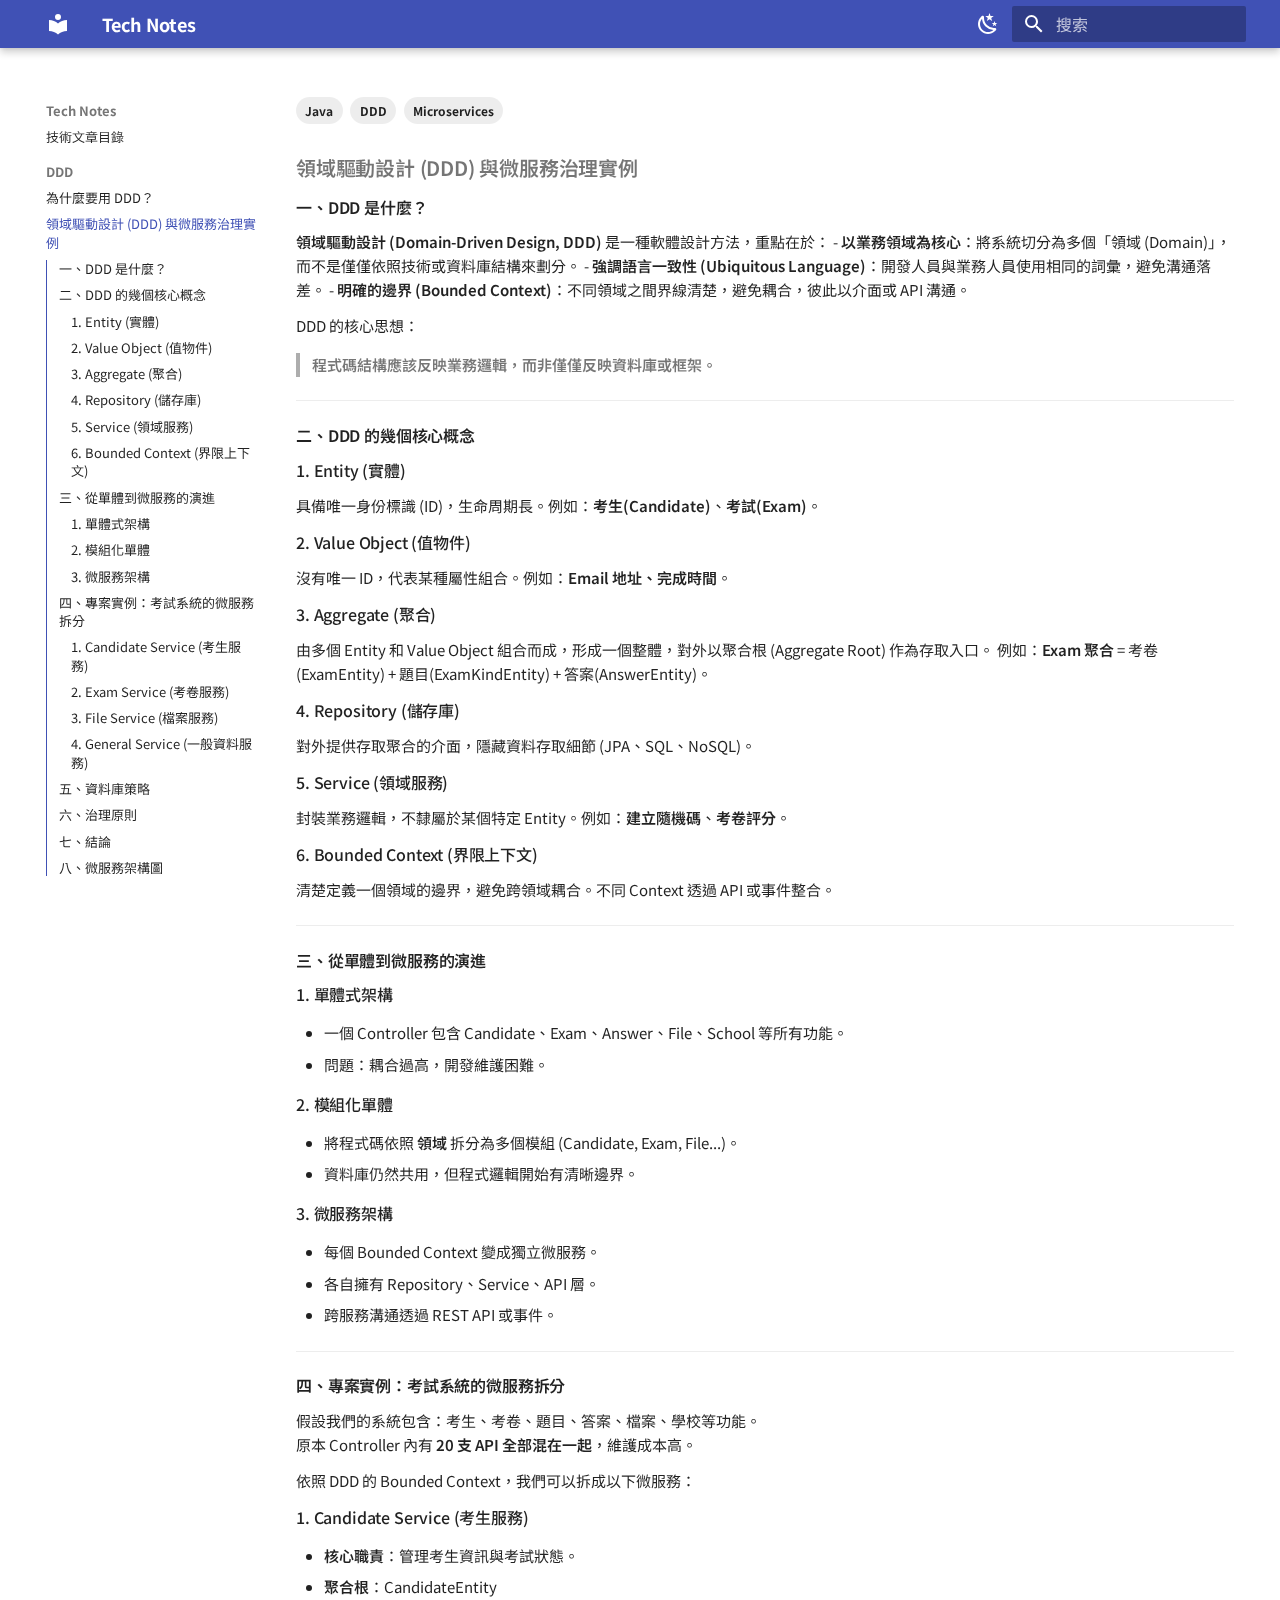
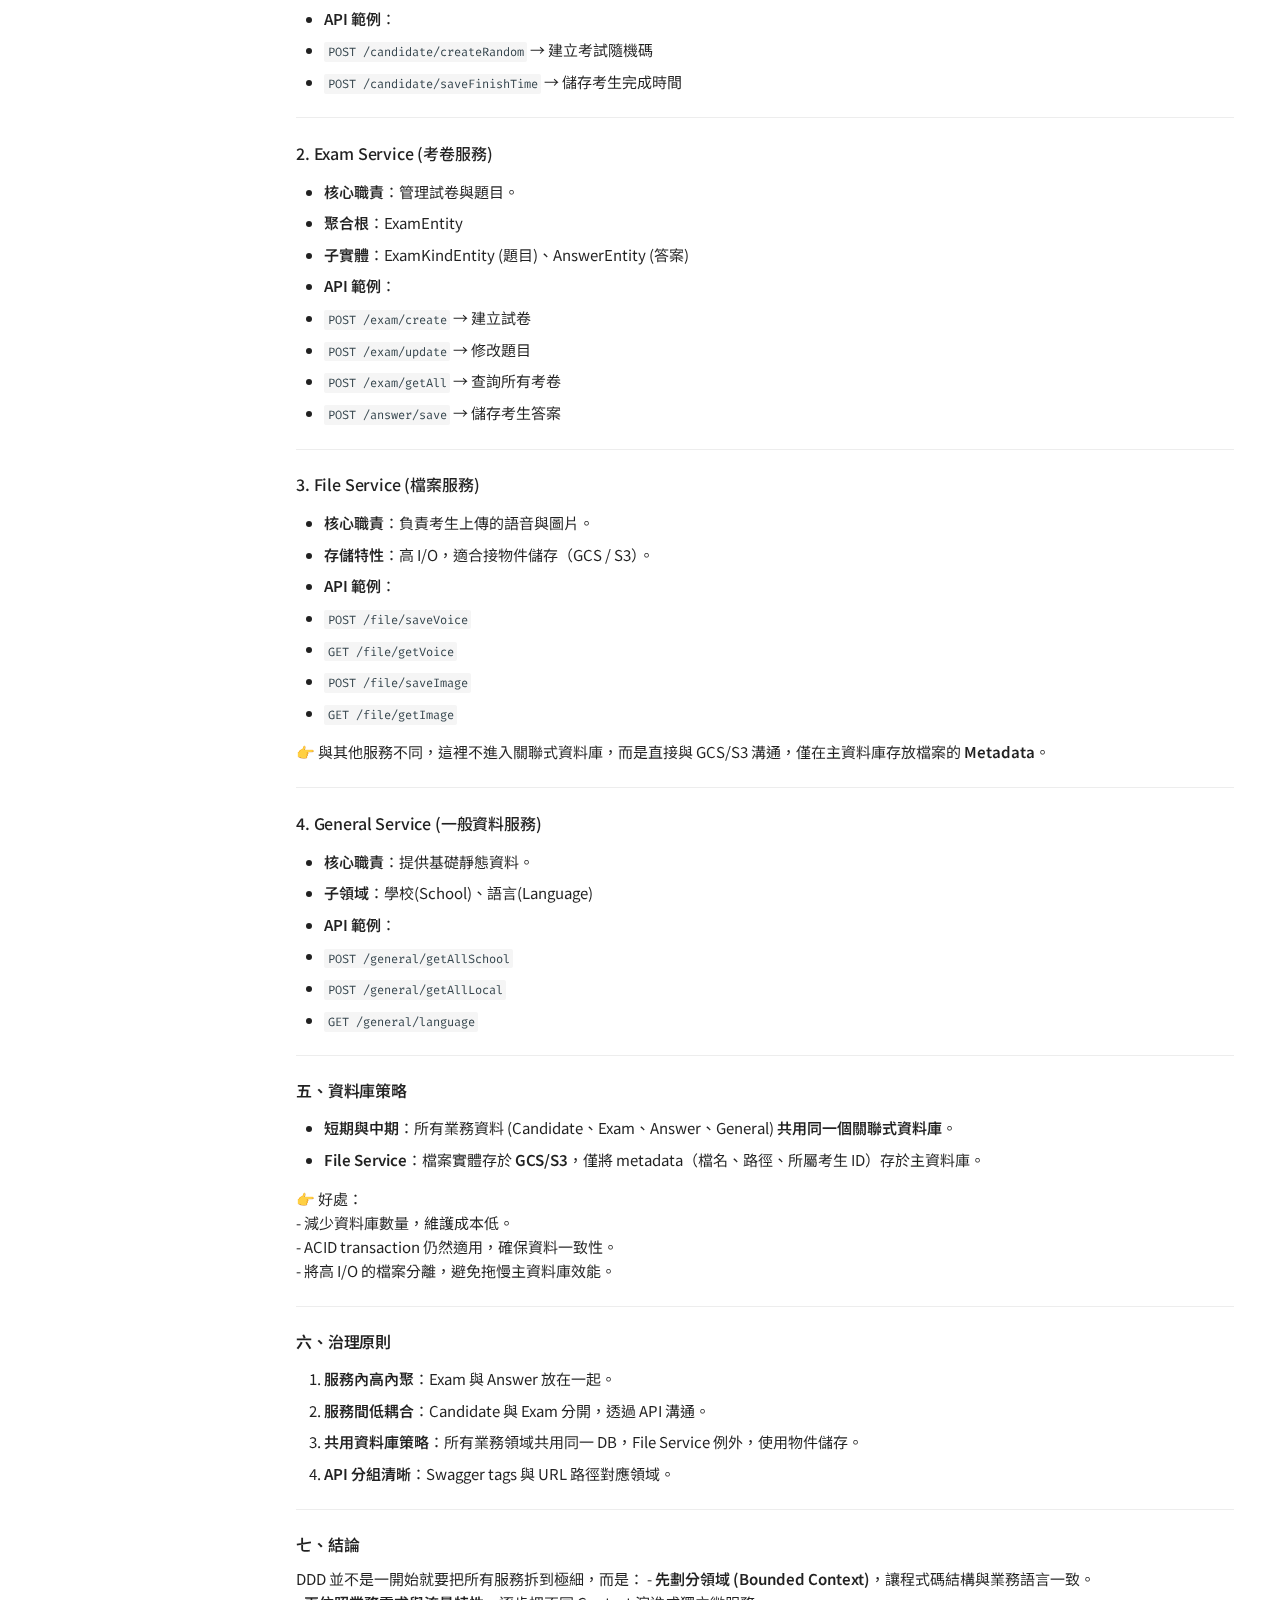
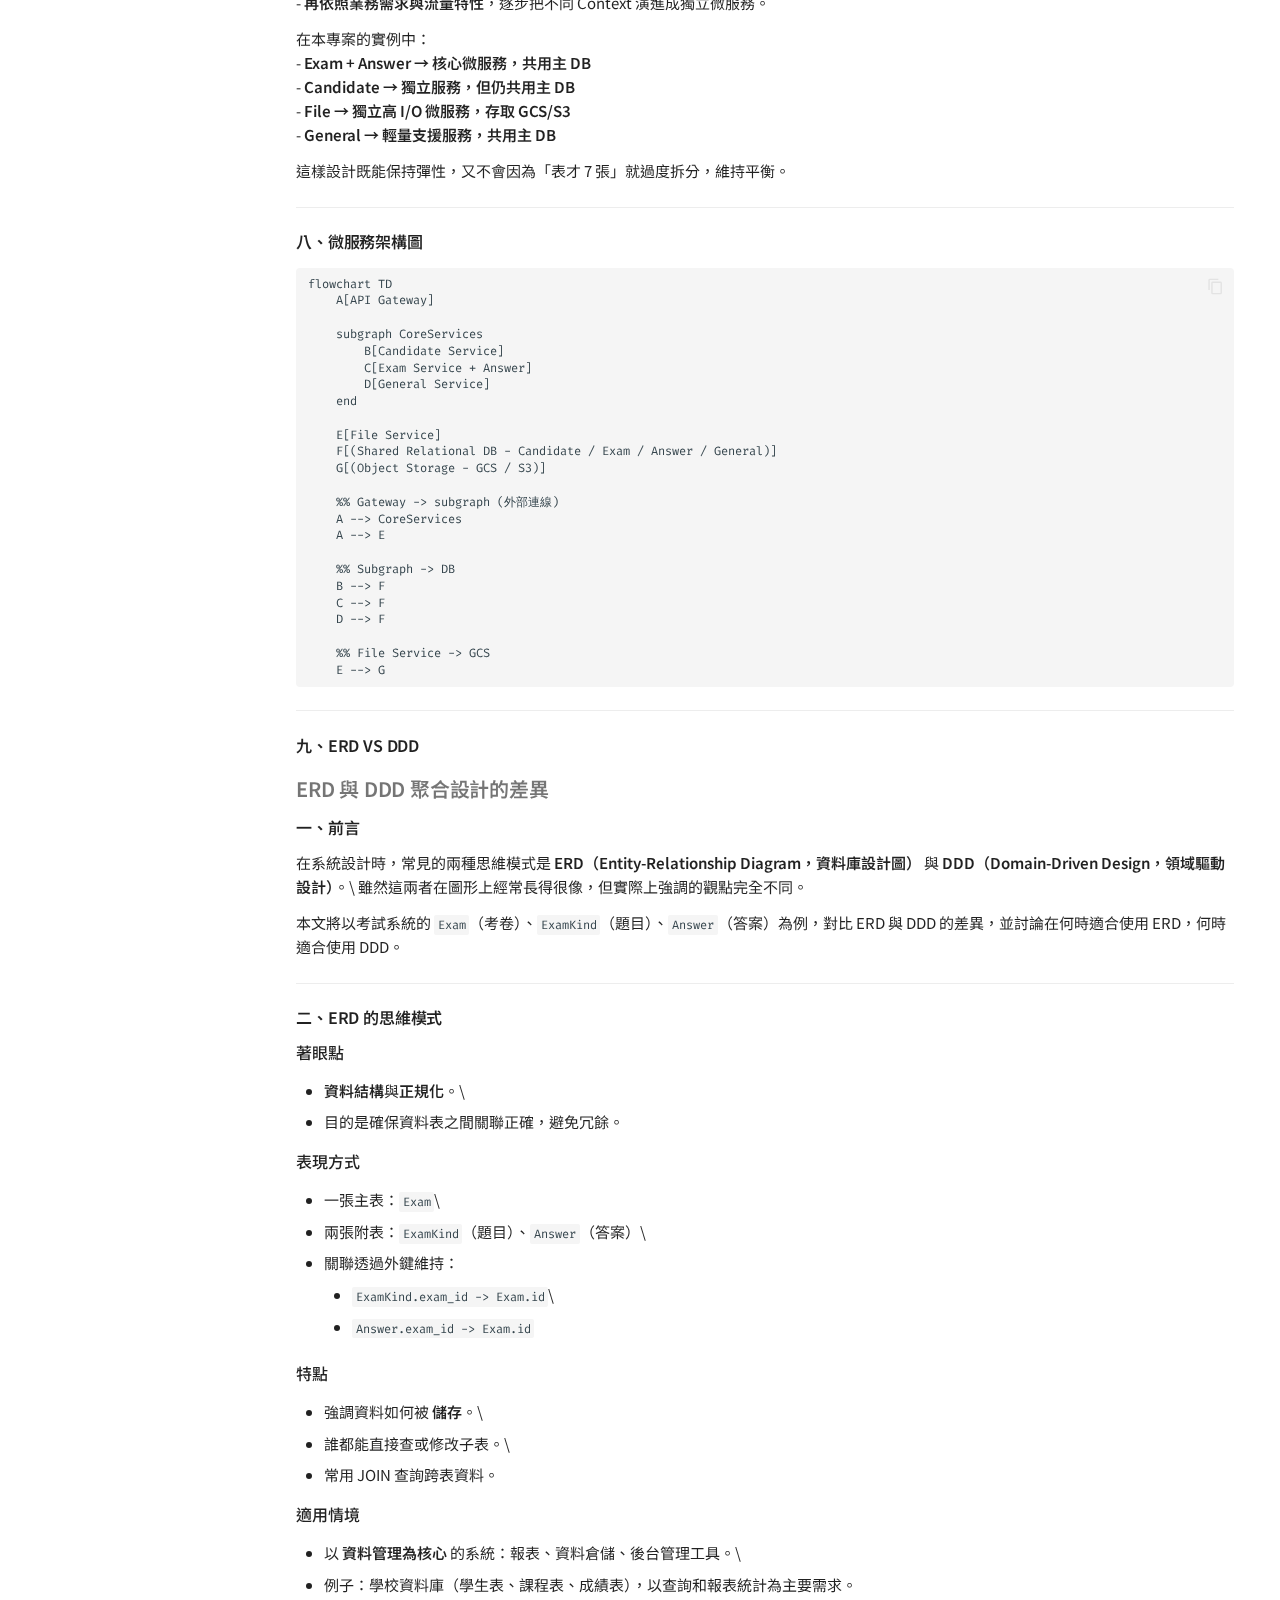
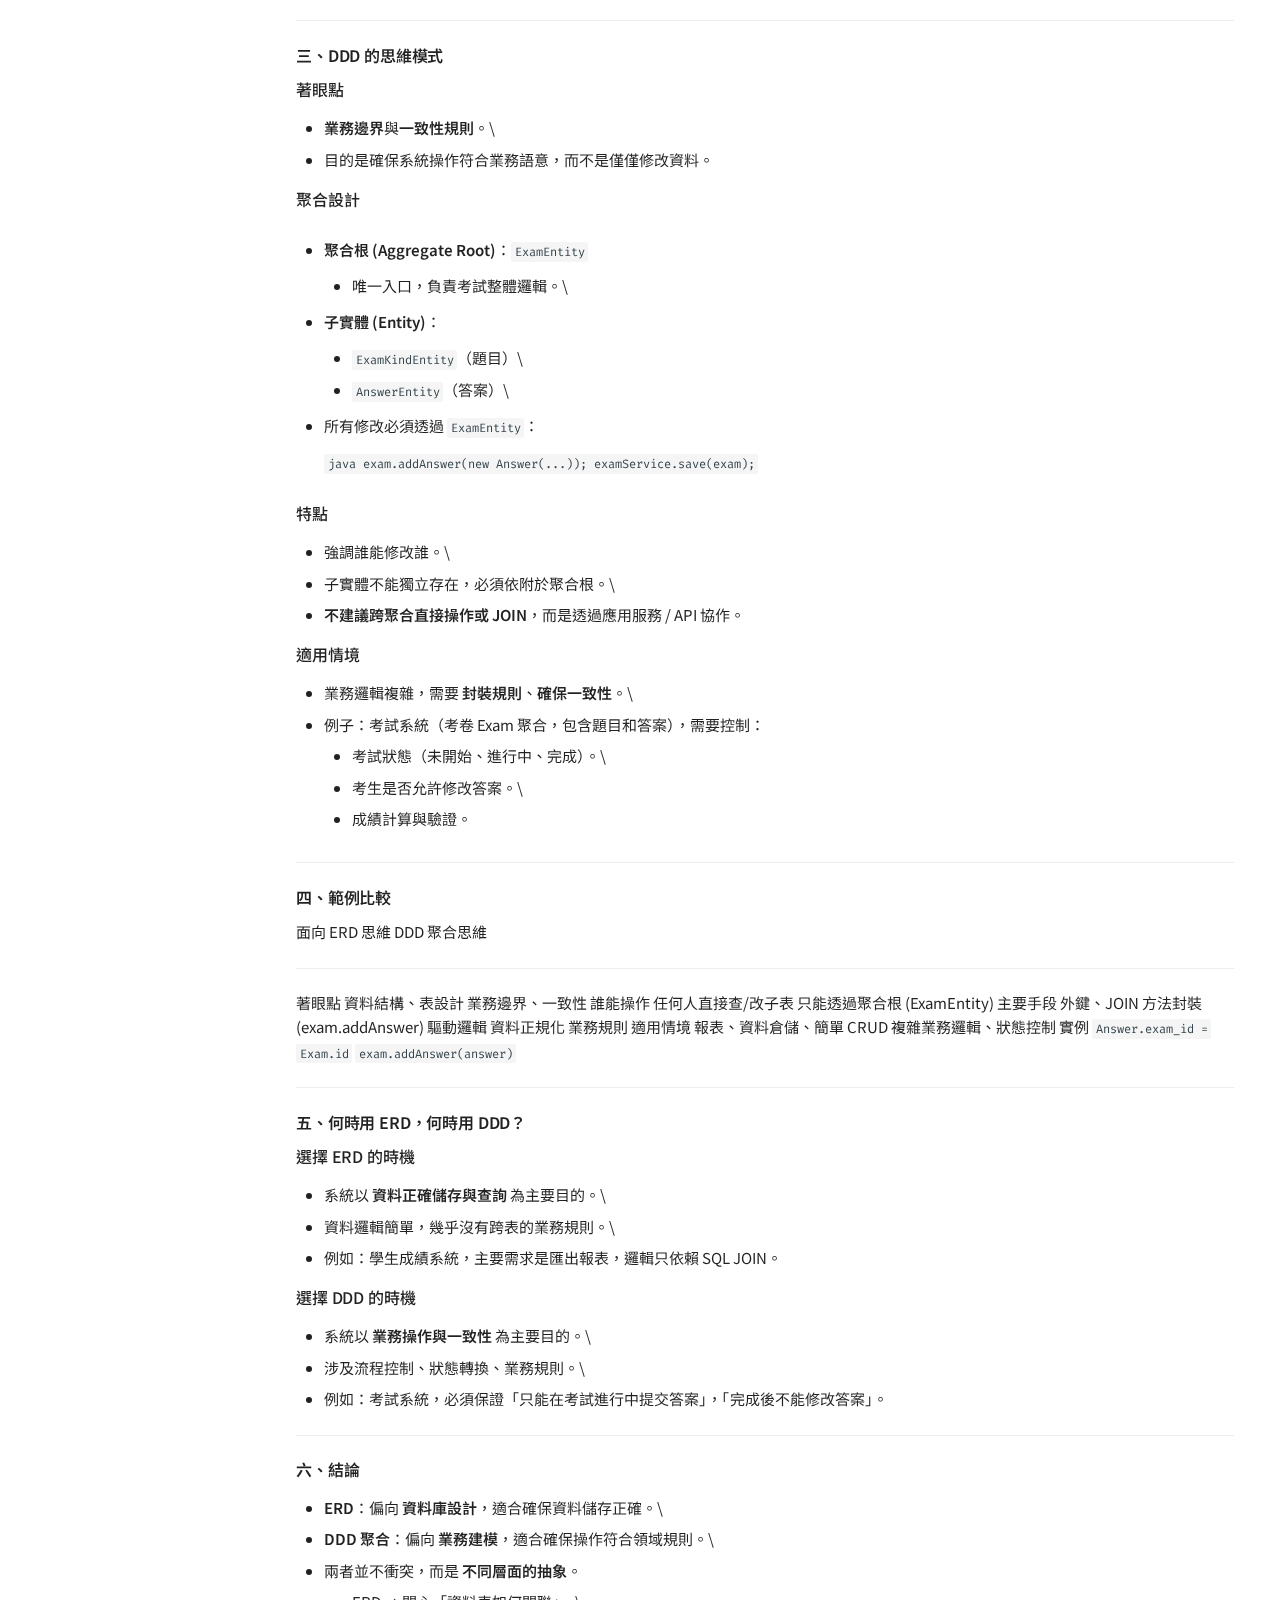
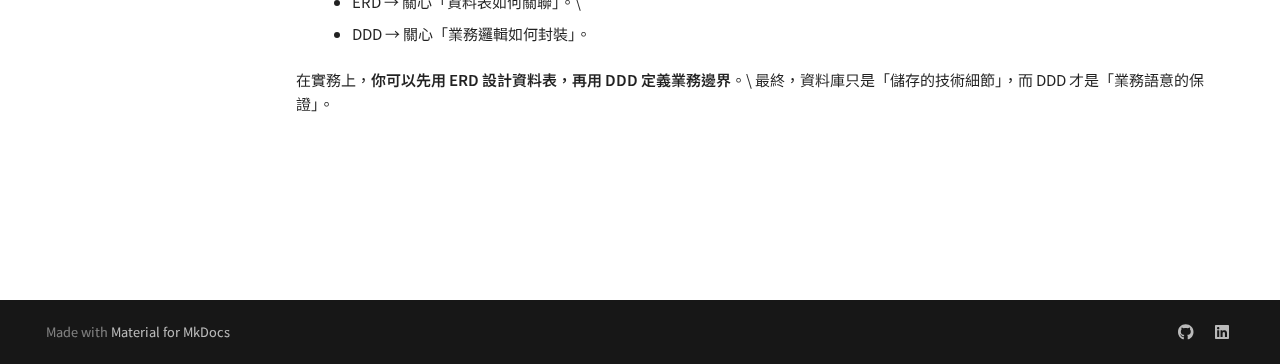
<file: DDD/exam_DDD_microservices/index.html>
<!doctype html>
<html lang="zh" class="no-js">
  <head>
    
      <meta charset="utf-8">
      <meta name="viewport" content="width=device-width,initial-scale=1">
      
      
        <meta name="author" content="Ian Wang">
      
      
        <link rel="canonical" href="https://iw5420.github.io/tech-notes/DDD/exam_DDD_microservices/">
      
      
        <link rel="prev" href="../ddd_repo_and_example/">
      
      
        <link rel="next" href="../../plan/3year_architect_plan/">
      
      
      <link rel="icon" href="../../assets/images/favicon.png">
      <meta name="generator" content="mkdocs-1.5.3, mkdocs-material-9.5.13">
    
    
      
        <title>領域驅動設計 (DDD) 與微服務治理實例 - Tech Notes</title>
      
    
    
      <link rel="stylesheet" href="../../assets/stylesheets/main.7e359304.min.css">
      
        
        <link rel="stylesheet" href="../../assets/stylesheets/palette.06af60db.min.css">
      
      


    
    
      
    
    
      
        
        
        <link rel="preconnect" href="https://fonts.gstatic.com" crossorigin>
        <link rel="stylesheet" href="https://fonts.googleapis.com/css?family=Noto+Sans+TC:300,300i,400,400i,700,700i%7CFira+Code:400,400i,700,700i&display=fallback">
        <style>:root{--md-text-font:"Noto Sans TC";--md-code-font:"Fira Code"}</style>
      
    
    
      <link rel="stylesheet" href="../../stylesheets/extra.css">
    
    <script>__md_scope=new URL("../..",location),__md_hash=e=>[...e].reduce((e,_)=>(e<<5)-e+_.charCodeAt(0),0),__md_get=(e,_=localStorage,t=__md_scope)=>JSON.parse(_.getItem(t.pathname+"."+e)),__md_set=(e,_,t=localStorage,a=__md_scope)=>{try{t.setItem(a.pathname+"."+e,JSON.stringify(_))}catch(e){}}</script>
    
      

    
    
    
   <link href="../../assets/stylesheets/glightbox.min.css" rel="stylesheet"/><style>
    html.glightbox-open { overflow: initial; height: 100%; }
    .gslide-title { margin-top: 0px; user-select: text; }
    .gslide-desc { color: #666; user-select: text; }
    .gslide-image img { background: white; }
    .gscrollbar-fixer { padding-right: 15px; }
    .gdesc-inner { font-size: 0.75rem; }
    body[data-md-color-scheme="slate"] .gdesc-inner { background: var(--md-default-bg-color);}
    body[data-md-color-scheme="slate"] .gslide-title { color: var(--md-default-fg-color);}
    body[data-md-color-scheme="slate"] .gslide-desc { color: var(--md-default-fg-color);}</style> <script src="../../assets/javascripts/glightbox.min.js"></script></head>
  
  
    
    
      
    
    
    
    
    <body dir="ltr" data-md-color-scheme="default" data-md-color-primary="indigo" data-md-color-accent="cyan">
  
    
    <input class="md-toggle" data-md-toggle="drawer" type="checkbox" id="__drawer" autocomplete="off">
    <input class="md-toggle" data-md-toggle="search" type="checkbox" id="__search" autocomplete="off">
    <label class="md-overlay" for="__drawer"></label>
    <div data-md-component="skip">
      
        
        <a href="#ddd" class="md-skip">
          跳转至
        </a>
      
    </div>
    <div data-md-component="announce">
      
    </div>
    
    
      

  

<header class="md-header md-header--shadow" data-md-component="header">
  <nav class="md-header__inner md-grid" aria-label="页眉">
    <a href="../.." title="Tech Notes" class="md-header__button md-logo" aria-label="Tech Notes" data-md-component="logo">
      
  
  <svg xmlns="http://www.w3.org/2000/svg" viewBox="0 0 24 24"><path d="M12 8a3 3 0 0 0 3-3 3 3 0 0 0-3-3 3 3 0 0 0-3 3 3 3 0 0 0 3 3m0 3.54C9.64 9.35 6.5 8 3 8v11c3.5 0 6.64 1.35 9 3.54 2.36-2.19 5.5-3.54 9-3.54V8c-3.5 0-6.64 1.35-9 3.54Z"/></svg>

    </a>
    <label class="md-header__button md-icon" for="__drawer">
      
      <svg xmlns="http://www.w3.org/2000/svg" viewBox="0 0 24 24"><path d="M3 6h18v2H3V6m0 5h18v2H3v-2m0 5h18v2H3v-2Z"/></svg>
    </label>
    <div class="md-header__title" data-md-component="header-title">
      <div class="md-header__ellipsis">
        <div class="md-header__topic">
          <span class="md-ellipsis">
            Tech Notes
          </span>
        </div>
        <div class="md-header__topic" data-md-component="header-topic">
          <span class="md-ellipsis">
            
              領域驅動設計 (DDD) 與微服務治理實例
            
          </span>
        </div>
      </div>
    </div>
    
      
        <form class="md-header__option" data-md-component="palette">
  
    
    
    
    <input class="md-option" data-md-color-media="" data-md-color-scheme="default" data-md-color-primary="indigo" data-md-color-accent="cyan"  aria-label="深色模式"  type="radio" name="__palette" id="__palette_0">
    
      <label class="md-header__button md-icon" title="深色模式" for="__palette_1" hidden>
        <svg xmlns="http://www.w3.org/2000/svg" viewBox="0 0 24 24"><path d="m17.75 4.09-2.53 1.94.91 3.06-2.63-1.81-2.63 1.81.91-3.06-2.53-1.94L12.44 4l1.06-3 1.06 3 3.19.09m3.5 6.91-1.64 1.25.59 1.98-1.7-1.17-1.7 1.17.59-1.98L15.75 11l2.06-.05L18.5 9l.69 1.95 2.06.05m-2.28 4.95c.83-.08 1.72 1.1 1.19 1.85-.32.45-.66.87-1.08 1.27C15.17 23 8.84 23 4.94 19.07c-3.91-3.9-3.91-10.24 0-14.14.4-.4.82-.76 1.27-1.08.75-.53 1.93.36 1.85 1.19-.27 2.86.69 5.83 2.89 8.02a9.96 9.96 0 0 0 8.02 2.89m-1.64 2.02a12.08 12.08 0 0 1-7.8-3.47c-2.17-2.19-3.33-5-3.49-7.82-2.81 3.14-2.7 7.96.31 10.98 3.02 3.01 7.84 3.12 10.98.31Z"/></svg>
      </label>
    
  
    
    
    
    <input class="md-option" data-md-color-media="" data-md-color-scheme="slate" data-md-color-primary="indigo" data-md-color-accent="cyan"  aria-label="淺色模式"  type="radio" name="__palette" id="__palette_1">
    
      <label class="md-header__button md-icon" title="淺色模式" for="__palette_0" hidden>
        <svg xmlns="http://www.w3.org/2000/svg" viewBox="0 0 24 24"><path d="M12 7a5 5 0 0 1 5 5 5 5 0 0 1-5 5 5 5 0 0 1-5-5 5 5 0 0 1 5-5m0 2a3 3 0 0 0-3 3 3 3 0 0 0 3 3 3 3 0 0 0 3-3 3 3 0 0 0-3-3m0-7 2.39 3.42C13.65 5.15 12.84 5 12 5c-.84 0-1.65.15-2.39.42L12 2M3.34 7l4.16-.35A7.2 7.2 0 0 0 5.94 8.5c-.44.74-.69 1.5-.83 2.29L3.34 7m.02 10 1.76-3.77a7.131 7.131 0 0 0 2.38 4.14L3.36 17M20.65 7l-1.77 3.79a7.023 7.023 0 0 0-2.38-4.15l4.15.36m-.01 10-4.14.36c.59-.51 1.12-1.14 1.54-1.86.42-.73.69-1.5.83-2.29L20.64 17M12 22l-2.41-3.44c.74.27 1.55.44 2.41.44.82 0 1.63-.17 2.37-.44L12 22Z"/></svg>
      </label>
    
  
</form>
      
    
    
      <script>var media,input,key,value,palette=__md_get("__palette");if(palette&&palette.color){"(prefers-color-scheme)"===palette.color.media&&(media=matchMedia("(prefers-color-scheme: light)"),input=document.querySelector(media.matches?"[data-md-color-media='(prefers-color-scheme: light)']":"[data-md-color-media='(prefers-color-scheme: dark)']"),palette.color.media=input.getAttribute("data-md-color-media"),palette.color.scheme=input.getAttribute("data-md-color-scheme"),palette.color.primary=input.getAttribute("data-md-color-primary"),palette.color.accent=input.getAttribute("data-md-color-accent"));for([key,value]of Object.entries(palette.color))document.body.setAttribute("data-md-color-"+key,value)}</script>
    
    
    
      <label class="md-header__button md-icon" for="__search">
        
        <svg xmlns="http://www.w3.org/2000/svg" viewBox="0 0 24 24"><path d="M9.5 3A6.5 6.5 0 0 1 16 9.5c0 1.61-.59 3.09-1.56 4.23l.27.27h.79l5 5-1.5 1.5-5-5v-.79l-.27-.27A6.516 6.516 0 0 1 9.5 16 6.5 6.5 0 0 1 3 9.5 6.5 6.5 0 0 1 9.5 3m0 2C7 5 5 7 5 9.5S7 14 9.5 14 14 12 14 9.5 12 5 9.5 5Z"/></svg>
      </label>
      <div class="md-search" data-md-component="search" role="dialog">
  <label class="md-search__overlay" for="__search"></label>
  <div class="md-search__inner" role="search">
    <form class="md-search__form" name="search">
      <input type="text" class="md-search__input" name="query" aria-label="搜索" placeholder="搜索" autocapitalize="off" autocorrect="off" autocomplete="off" spellcheck="false" data-md-component="search-query" required>
      <label class="md-search__icon md-icon" for="__search">
        
        <svg xmlns="http://www.w3.org/2000/svg" viewBox="0 0 24 24"><path d="M9.5 3A6.5 6.5 0 0 1 16 9.5c0 1.61-.59 3.09-1.56 4.23l.27.27h.79l5 5-1.5 1.5-5-5v-.79l-.27-.27A6.516 6.516 0 0 1 9.5 16 6.5 6.5 0 0 1 3 9.5 6.5 6.5 0 0 1 9.5 3m0 2C7 5 5 7 5 9.5S7 14 9.5 14 14 12 14 9.5 12 5 9.5 5Z"/></svg>
        
        <svg xmlns="http://www.w3.org/2000/svg" viewBox="0 0 24 24"><path d="M20 11v2H8l5.5 5.5-1.42 1.42L4.16 12l7.92-7.92L13.5 5.5 8 11h12Z"/></svg>
      </label>
      <nav class="md-search__options" aria-label="查找">
        
        <button type="reset" class="md-search__icon md-icon" title="清空当前内容" aria-label="清空当前内容" tabindex="-1">
          
          <svg xmlns="http://www.w3.org/2000/svg" viewBox="0 0 24 24"><path d="M19 6.41 17.59 5 12 10.59 6.41 5 5 6.41 10.59 12 5 17.59 6.41 19 12 13.41 17.59 19 19 17.59 13.41 12 19 6.41Z"/></svg>
        </button>
      </nav>
      
        <div class="md-search__suggest" data-md-component="search-suggest"></div>
      
    </form>
    <div class="md-search__output">
      <div class="md-search__scrollwrap" data-md-scrollfix>
        <div class="md-search-result" data-md-component="search-result">
          <div class="md-search-result__meta">
            正在初始化搜索引擎
          </div>
          <ol class="md-search-result__list" role="presentation"></ol>
        </div>
      </div>
    </div>
  </div>
</div>
    
    
  </nav>
  
</header>
    
    <div class="md-container" data-md-component="container">
      
      
        
          
        
      
      <main class="md-main" data-md-component="main">
        <div class="md-main__inner md-grid">
          
            
              
              <div class="md-sidebar md-sidebar--primary" data-md-component="sidebar" data-md-type="navigation" >
                <div class="md-sidebar__scrollwrap">
                  <div class="md-sidebar__inner">
                    



  

<nav class="md-nav md-nav--primary md-nav--integrated" aria-label="导航栏" data-md-level="0">
  <label class="md-nav__title" for="__drawer">
    <a href="../.." title="Tech Notes" class="md-nav__button md-logo" aria-label="Tech Notes" data-md-component="logo">
      
  
  <svg xmlns="http://www.w3.org/2000/svg" viewBox="0 0 24 24"><path d="M12 8a3 3 0 0 0 3-3 3 3 0 0 0-3-3 3 3 0 0 0-3 3 3 3 0 0 0 3 3m0 3.54C9.64 9.35 6.5 8 3 8v11c3.5 0 6.64 1.35 9 3.54 2.36-2.19 5.5-3.54 9-3.54V8c-3.5 0-6.64 1.35-9 3.54Z"/></svg>

    </a>
    Tech Notes
  </label>
  
  <ul class="md-nav__list" data-md-scrollfix>
    
      
      
  
  
  
  
    <li class="md-nav__item">
      <a href="../.." class="md-nav__link">
        
  
  <span class="md-ellipsis">
    技術文章目錄
  </span>
  

      </a>
    </li>
  

    
      
      
  
  
    
  
  
  
    
    
    
      
        
        
      
    
    
    <li class="md-nav__item md-nav__item--active md-nav__item--section md-nav__item--nested">
      
        
        
        <input class="md-nav__toggle md-toggle " type="checkbox" id="__nav_2" checked>
        
          
          <label class="md-nav__link" for="__nav_2" id="__nav_2_label" tabindex="">
            
  
  <span class="md-ellipsis">
    DDD
  </span>
  

            <span class="md-nav__icon md-icon"></span>
          </label>
        
        <nav class="md-nav" data-md-level="1" aria-labelledby="__nav_2_label" aria-expanded="true">
          <label class="md-nav__title" for="__nav_2">
            <span class="md-nav__icon md-icon"></span>
            DDD
          </label>
          <ul class="md-nav__list" data-md-scrollfix>
            
              
                
  
  
  
  
    <li class="md-nav__item">
      <a href="../ddd_repo_and_example/" class="md-nav__link">
        
  
  <span class="md-ellipsis">
    為什麼要用 DDD？
  </span>
  

      </a>
    </li>
  

              
            
              
                
  
  
    
  
  
  
    <li class="md-nav__item md-nav__item--active">
      
      <input class="md-nav__toggle md-toggle" type="checkbox" id="__toc">
      
      
        
      
      
        <label class="md-nav__link md-nav__link--active" for="__toc">
          
  
  <span class="md-ellipsis">
    領域驅動設計 (DDD) 與微服務治理實例
  </span>
  

          <span class="md-nav__icon md-icon"></span>
        </label>
      
      <a href="./" class="md-nav__link md-nav__link--active">
        
  
  <span class="md-ellipsis">
    領域驅動設計 (DDD) 與微服務治理實例
  </span>
  

      </a>
      
        

<nav class="md-nav md-nav--secondary" aria-label="目录">
  
  
  
    
  
  
    <label class="md-nav__title" for="__toc">
      <span class="md-nav__icon md-icon"></span>
      目录
    </label>
    <ul class="md-nav__list" data-md-component="toc" data-md-scrollfix>
      
        <li class="md-nav__item">
  <a href="#ddd_1" class="md-nav__link">
    <span class="md-ellipsis">
      一、DDD 是什麼？
    </span>
  </a>
  
</li>
      
        <li class="md-nav__item">
  <a href="#ddd_2" class="md-nav__link">
    <span class="md-ellipsis">
      二、DDD 的幾個核心概念
    </span>
  </a>
  
    <nav class="md-nav" aria-label="二、DDD 的幾個核心概念">
      <ul class="md-nav__list">
        
          <li class="md-nav__item">
  <a href="#1-entity" class="md-nav__link">
    <span class="md-ellipsis">
      1. Entity (實體)
    </span>
  </a>
  
</li>
        
          <li class="md-nav__item">
  <a href="#2-value-object" class="md-nav__link">
    <span class="md-ellipsis">
      2. Value Object (值物件)
    </span>
  </a>
  
</li>
        
          <li class="md-nav__item">
  <a href="#3-aggregate" class="md-nav__link">
    <span class="md-ellipsis">
      3. Aggregate (聚合)
    </span>
  </a>
  
</li>
        
          <li class="md-nav__item">
  <a href="#4-repository" class="md-nav__link">
    <span class="md-ellipsis">
      4. Repository (儲存庫)
    </span>
  </a>
  
</li>
        
          <li class="md-nav__item">
  <a href="#5-service" class="md-nav__link">
    <span class="md-ellipsis">
      5. Service (領域服務)
    </span>
  </a>
  
</li>
        
          <li class="md-nav__item">
  <a href="#6-bounded-context" class="md-nav__link">
    <span class="md-ellipsis">
      6. Bounded Context (界限上下文)
    </span>
  </a>
  
</li>
        
      </ul>
    </nav>
  
</li>
      
        <li class="md-nav__item">
  <a href="#_1" class="md-nav__link">
    <span class="md-ellipsis">
      三、從單體到微服務的演進
    </span>
  </a>
  
    <nav class="md-nav" aria-label="三、從單體到微服務的演進">
      <ul class="md-nav__list">
        
          <li class="md-nav__item">
  <a href="#1" class="md-nav__link">
    <span class="md-ellipsis">
      1. 單體式架構
    </span>
  </a>
  
</li>
        
          <li class="md-nav__item">
  <a href="#2" class="md-nav__link">
    <span class="md-ellipsis">
      2. 模組化單體
    </span>
  </a>
  
</li>
        
          <li class="md-nav__item">
  <a href="#3" class="md-nav__link">
    <span class="md-ellipsis">
      3. 微服務架構
    </span>
  </a>
  
</li>
        
      </ul>
    </nav>
  
</li>
      
        <li class="md-nav__item">
  <a href="#_2" class="md-nav__link">
    <span class="md-ellipsis">
      四、專案實例：考試系統的微服務拆分
    </span>
  </a>
  
    <nav class="md-nav" aria-label="四、專案實例：考試系統的微服務拆分">
      <ul class="md-nav__list">
        
          <li class="md-nav__item">
  <a href="#1-candidate-service" class="md-nav__link">
    <span class="md-ellipsis">
      1. Candidate Service (考生服務)
    </span>
  </a>
  
</li>
        
          <li class="md-nav__item">
  <a href="#2-exam-service" class="md-nav__link">
    <span class="md-ellipsis">
      2. Exam Service (考卷服務)
    </span>
  </a>
  
</li>
        
          <li class="md-nav__item">
  <a href="#3-file-service" class="md-nav__link">
    <span class="md-ellipsis">
      3. File Service (檔案服務)
    </span>
  </a>
  
</li>
        
          <li class="md-nav__item">
  <a href="#4-general-service" class="md-nav__link">
    <span class="md-ellipsis">
      4. General Service (一般資料服務)
    </span>
  </a>
  
</li>
        
      </ul>
    </nav>
  
</li>
      
        <li class="md-nav__item">
  <a href="#_3" class="md-nav__link">
    <span class="md-ellipsis">
      五、資料庫策略
    </span>
  </a>
  
</li>
      
        <li class="md-nav__item">
  <a href="#_4" class="md-nav__link">
    <span class="md-ellipsis">
      六、治理原則
    </span>
  </a>
  
</li>
      
        <li class="md-nav__item">
  <a href="#_5" class="md-nav__link">
    <span class="md-ellipsis">
      七、結論
    </span>
  </a>
  
</li>
      
        <li class="md-nav__item">
  <a href="#_6" class="md-nav__link">
    <span class="md-ellipsis">
      八、微服務架構圖
    </span>
  </a>
  
</li>
      
        <li class="md-nav__item">
  <a href="#erd-vs-ddd" class="md-nav__link">
    <span class="md-ellipsis">
      九、ERD VS DDD
    </span>
  </a>
  
</li>
      
    </ul>
  
</nav>
      
    </li>
  

              
            
          </ul>
        </nav>
      
    </li>
  

    
      
      
  
  
  
  
    
    
    
      
        
        
      
    
    
    <li class="md-nav__item md-nav__item--section md-nav__item--nested">
      
        
        
          
        
        <input class="md-nav__toggle md-toggle md-toggle--indeterminate" type="checkbox" id="__nav_3" >
        
          
          <label class="md-nav__link" for="__nav_3" id="__nav_3_label" tabindex="">
            
  
  <span class="md-ellipsis">
    Plan
  </span>
  

            <span class="md-nav__icon md-icon"></span>
          </label>
        
        <nav class="md-nav" data-md-level="1" aria-labelledby="__nav_3_label" aria-expanded="false">
          <label class="md-nav__title" for="__nav_3">
            <span class="md-nav__icon md-icon"></span>
            Plan
          </label>
          <ul class="md-nav__list" data-md-scrollfix>
            
              
                
  
  
  
  
    <li class="md-nav__item">
      <a href="../../plan/3year_architect_plan/" class="md-nav__link">
        
  
  <span class="md-ellipsis">
    三年雲端 + 大數據 + 架構師進化計畫
  </span>
  

      </a>
    </li>
  

              
            
              
                
  
  
  
  
    <li class="md-nav__item">
      <a href="../../plan/architect_customized_analysis/" class="md-nav__link">
        
  
  <span class="md-ellipsis">
    量身訂做建議（37 歲，6 年 Java 後端工程師）
  </span>
  

      </a>
    </li>
  

              
            
          </ul>
        </nav>
      
    </li>
  

    
      
      
  
  
  
  
    
    
    
      
        
        
      
    
    
    <li class="md-nav__item md-nav__item--section md-nav__item--nested">
      
        
        
          
        
        <input class="md-nav__toggle md-toggle md-toggle--indeterminate" type="checkbox" id="__nav_4" >
        
          
          <label class="md-nav__link" for="__nav_4" id="__nav_4_label" tabindex="">
            
  
  <span class="md-ellipsis">
    Tools
  </span>
  

            <span class="md-nav__icon md-icon"></span>
          </label>
        
        <nav class="md-nav" data-md-level="1" aria-labelledby="__nav_4_label" aria-expanded="false">
          <label class="md-nav__title" for="__nav_4">
            <span class="md-nav__icon md-icon"></span>
            Tools
          </label>
          <ul class="md-nav__list" data-md-scrollfix>
            
              
                
  
  
  
  
    <li class="md-nav__item">
      <a href="../../tools/md2blogger-guide/" class="md-nav__link">
        
  
  <span class="md-ellipsis">
    .md檔案轉html小工具
  </span>
  

      </a>
    </li>
  

              
            
          </ul>
        </nav>
      
    </li>
  

    
  </ul>
</nav>
                  </div>
                </div>
              </div>
            
            
          
          
            <div class="md-content" data-md-component="content">
              <article class="md-content__inner md-typeset">
                
                  
  
<nav class="md-tags" >
  
    
    
    
      <span class="md-tag">Java</span>
    
  
    
    
    
      <span class="md-tag">DDD</span>
    
  
    
    
    
      <span class="md-tag">Microservices</span>
    
  
</nav>



<h1 id="ddd">領域驅動設計 (DDD) 與微服務治理實例</h1>
<h2 id="ddd_1">一、DDD 是什麼？</h2>
<p><strong>領域驅動設計 (Domain-Driven Design, DDD)</strong> 是一種軟體設計方法，重點在於：
- <strong>以業務領域為核心</strong>：將系統切分為多個「領域 (Domain)」，而不是僅僅依照技術或資料庫結構來劃分。
- <strong>強調語言一致性 (Ubiquitous Language)</strong>：開發人員與業務人員使用相同的詞彙，避免溝通落差。
- <strong>明確的邊界 (Bounded Context)</strong>：不同領域之間界線清楚，避免耦合，彼此以介面或 API 溝通。</p>
<p>DDD 的核心思想：  </p>
<blockquote>
<p><strong>程式碼結構應該反映業務邏輯，而非僅僅反映資料庫或框架。</strong></p>
</blockquote>
<hr />
<h2 id="ddd_2">二、DDD 的幾個核心概念</h2>
<h3 id="1-entity">1. Entity (實體)</h3>
<p>具備唯一身份標識 (ID)，生命周期長。例如：<strong>考生(Candidate)</strong>、<strong>考試(Exam)</strong>。</p>
<h3 id="2-value-object">2. Value Object (值物件)</h3>
<p>沒有唯一 ID，代表某種屬性組合。例如：<strong>Email 地址、完成時間</strong>。</p>
<h3 id="3-aggregate">3. Aggregate (聚合)</h3>
<p>由多個 Entity 和 Value Object 組合而成，形成一個整體，對外以聚合根 (Aggregate Root) 作為存取入口。
例如：<strong>Exam 聚合</strong> = 考卷(ExamEntity) + 題目(ExamKindEntity) + 答案(AnswerEntity)。</p>
<h3 id="4-repository">4. Repository (儲存庫)</h3>
<p>對外提供存取聚合的介面，隱藏資料存取細節 (JPA、SQL、NoSQL)。</p>
<h3 id="5-service">5. Service (領域服務)</h3>
<p>封裝業務邏輯，不隸屬於某個特定 Entity。例如：<strong>建立隨機碼</strong>、<strong>考卷評分</strong>。</p>
<h3 id="6-bounded-context">6. Bounded Context (界限上下文)</h3>
<p>清楚定義一個領域的邊界，避免跨領域耦合。不同 Context 透過 API 或事件整合。</p>
<hr />
<h2 id="_1">三、從單體到微服務的演進</h2>
<h3 id="1">1. 單體式架構</h3>
<ul>
<li>一個 Controller 包含 Candidate、Exam、Answer、File、School 等所有功能。</li>
<li>問題：耦合過高，開發維護困難。</li>
</ul>
<h3 id="2">2. 模組化單體</h3>
<ul>
<li>將程式碼依照 <strong>領域</strong> 拆分為多個模組 (Candidate, Exam, File...)。</li>
<li>資料庫仍然共用，但程式邏輯開始有清晰邊界。</li>
</ul>
<h3 id="3">3. 微服務架構</h3>
<ul>
<li>每個 Bounded Context 變成獨立微服務。</li>
<li>各自擁有 Repository、Service、API 層。  </li>
<li>跨服務溝通透過 REST API 或事件。</li>
</ul>
<hr />
<h2 id="_2">四、專案實例：考試系統的微服務拆分</h2>
<p>假設我們的系統包含：考生、考卷、題目、答案、檔案、學校等功能。<br />
原本 Controller 內有 <strong>20 支 API 全部混在一起</strong>，維護成本高。</p>
<p>依照 DDD 的 Bounded Context，我們可以拆成以下微服務：</p>
<h3 id="1-candidate-service">1. Candidate Service (考生服務)</h3>
<ul>
<li><strong>核心職責</strong>：管理考生資訊與考試狀態。</li>
<li><strong>聚合根</strong>：CandidateEntity</li>
<li><strong>API 範例</strong>：</li>
<li><code>POST /candidate/createRandom</code> → 建立考試隨機碼</li>
<li><code>POST /candidate/saveFinishTime</code> → 儲存考生完成時間</li>
</ul>
<hr />
<h3 id="2-exam-service">2. Exam Service (考卷服務)</h3>
<ul>
<li><strong>核心職責</strong>：管理試卷與題目。</li>
<li><strong>聚合根</strong>：ExamEntity</li>
<li><strong>子實體</strong>：ExamKindEntity (題目)、AnswerEntity (答案)</li>
<li><strong>API 範例</strong>：</li>
<li><code>POST /exam/create</code> → 建立試卷</li>
<li><code>POST /exam/update</code> → 修改題目</li>
<li><code>POST /exam/getAll</code> → 查詢所有考卷</li>
<li><code>POST /answer/save</code> → 儲存考生答案</li>
</ul>
<hr />
<h3 id="3-file-service">3. File Service (檔案服務)</h3>
<ul>
<li><strong>核心職責</strong>：負責考生上傳的語音與圖片。</li>
<li><strong>存儲特性</strong>：高 I/O，適合接物件儲存（GCS / S3）。</li>
<li><strong>API 範例</strong>：</li>
<li><code>POST /file/saveVoice</code></li>
<li><code>GET /file/getVoice</code></li>
<li><code>POST /file/saveImage</code></li>
<li><code>GET /file/getImage</code></li>
</ul>
<p>👉 與其他服務不同，這裡不進入關聯式資料庫，而是直接與 GCS/S3 溝通，僅在主資料庫存放檔案的 <strong>Metadata</strong>。</p>
<hr />
<h3 id="4-general-service">4. General Service (一般資料服務)</h3>
<ul>
<li><strong>核心職責</strong>：提供基礎靜態資料。</li>
<li><strong>子領域</strong>：學校(School)、語言(Language)</li>
<li><strong>API 範例</strong>：</li>
<li><code>POST /general/getAllSchool</code></li>
<li><code>POST /general/getAllLocal</code></li>
<li><code>GET /general/language</code></li>
</ul>
<hr />
<h2 id="_3">五、資料庫策略</h2>
<ul>
<li><strong>短期與中期</strong>：所有業務資料 (Candidate、Exam、Answer、General) <strong>共用同一個關聯式資料庫</strong>。  </li>
<li><strong>File Service</strong>：檔案實體存於 <strong>GCS/S3</strong>，僅將 metadata（檔名、路徑、所屬考生 ID）存於主資料庫。  </li>
</ul>
<p>👉 好處：<br />
- 減少資料庫數量，維護成本低。<br />
- ACID transaction 仍然適用，確保資料一致性。<br />
- 將高 I/O 的檔案分離，避免拖慢主資料庫效能。  </p>
<hr />
<h2 id="_4">六、治理原則</h2>
<ol>
<li><strong>服務內高內聚</strong>：Exam 與 Answer 放在一起。  </li>
<li><strong>服務間低耦合</strong>：Candidate 與 Exam 分開，透過 API 溝通。  </li>
<li><strong>共用資料庫策略</strong>：所有業務領域共用同一 DB，File Service 例外，使用物件儲存。  </li>
<li><strong>API 分組清晰</strong>：Swagger tags 與 URL 路徑對應領域。</li>
</ol>
<hr />
<h2 id="_5">七、結論</h2>
<p>DDD 並不是一開始就要把所有服務拆到極細，而是：
- <strong>先劃分領域 (Bounded Context)</strong>，讓程式碼結構與業務語言一致。<br />
- <strong>再依照業務需求與流量特性</strong>，逐步把不同 Context 演進成獨立微服務。  </p>
<p>在本專案的實例中：<br />
- <strong>Exam + Answer → 核心微服務，共用主 DB</strong><br />
- <strong>Candidate → 獨立服務，但仍共用主 DB</strong><br />
- <strong>File → 獨立高 I/O 微服務，存取 GCS/S3</strong><br />
- <strong>General → 輕量支援服務，共用主 DB</strong>  </p>
<p>這樣設計既能保持彈性，又不會因為「表才 7 張」就過度拆分，維持平衡。</p>
<hr />
<h2 id="_6">八、微服務架構圖</h2>
<pre><code class="language-mermaid">flowchart TD
    A[API Gateway]

    subgraph CoreServices
        B[Candidate Service]
        C[Exam Service + Answer]
        D[General Service]
    end

    E[File Service]
    F[(Shared Relational DB - Candidate / Exam / Answer / General)]
    G[(Object Storage - GCS / S3)]

    %% Gateway -&gt; subgraph (外部連線)
    A --&gt; CoreServices
    A --&gt; E

    %% Subgraph -&gt; DB
    B --&gt; F
    C --&gt; F
    D --&gt; F

    %% File Service -&gt; GCS
    E --&gt; G
</code></pre>
<hr />
<h2 id="erd-vs-ddd">九、ERD VS DDD</h2>
<h1 id="erd-ddd">ERD 與 DDD 聚合設計的差異</h1>
<h2 id="_7">一、前言</h2>
<p>在系統設計時，常見的兩種思維模式是 <strong>ERD（Entity-Relationship
Diagram，資料庫設計圖）</strong> 與 <strong>DDD（Domain-Driven
Design，領域驅動設計）</strong>。\
雖然這兩者在圖形上經常長得很像，但實際上強調的觀點完全不同。</p>
<p>本文將以考試系統的
<code>Exam</code>（考卷）、<code>ExamKind</code>（題目）、<code>Answer</code>（答案）為例，對比 ERD 與
DDD 的差異，並討論在何時適合使用 ERD，何時適合使用 DDD。</p>
<hr />
<h2 id="erd">二、ERD 的思維模式</h2>
<h3 id="_8">著眼點</h3>
<ul>
<li><strong>資料結構</strong>與<strong>正規化</strong>。\</li>
<li>目的是確保資料表之間關聯正確，避免冗餘。</li>
</ul>
<h3 id="_9">表現方式</h3>
<ul>
<li>一張主表：<code>Exam</code>\</li>
<li>兩張附表：<code>ExamKind</code>（題目）、<code>Answer</code>（答案）\</li>
<li>關聯透過外鍵維持：<ul>
<li><code>ExamKind.exam_id -&gt; Exam.id</code>\</li>
<li><code>Answer.exam_id -&gt; Exam.id</code></li>
</ul>
</li>
</ul>
<h3 id="_10">特點</h3>
<ul>
<li>強調資料如何被 <strong>儲存</strong>。\</li>
<li>誰都能直接查或修改子表。\</li>
<li>常用 JOIN 查詢跨表資料。</li>
</ul>
<h3 id="_11">適用情境</h3>
<ul>
<li>以 <strong>資料管理為核心</strong> 的系統：報表、資料倉儲、後台管理工具。\</li>
<li>例子：學校資料庫（學生表、課程表、成績表），以查詢和報表統計為主要需求。</li>
</ul>
<hr />
<h2 id="ddd_3">三、DDD 的思維模式</h2>
<h3 id="_12">著眼點</h3>
<ul>
<li><strong>業務邊界</strong>與<strong>一致性規則</strong>。\</li>
<li>目的是確保系統操作符合業務語意，而不是僅僅修改資料。</li>
</ul>
<h3 id="_13">聚合設計</h3>
<ul>
<li>
<p><strong>聚合根 (Aggregate Root)</strong>：<code>ExamEntity</code></p>
<ul>
<li>唯一入口，負責考試整體邏輯。\</li>
</ul>
</li>
<li>
<p><strong>子實體 (Entity)</strong>：</p>
<ul>
<li><code>ExamKindEntity</code>（題目）\</li>
<li><code>AnswerEntity</code>（答案）\</li>
</ul>
</li>
<li>
<p>所有修改必須透過 <code>ExamEntity</code>：</p>
<p><code>java
exam.addAnswer(new Answer(...));
examService.save(exam);</code></p>
</li>
</ul>
<h3 id="_14">特點</h3>
<ul>
<li>強調誰能修改誰。\</li>
<li>子實體不能獨立存在，必須依附於聚合根。\</li>
<li><strong>不建議跨聚合直接操作或 JOIN</strong>，而是透過應用服務 / API 協作。</li>
</ul>
<h3 id="_15">適用情境</h3>
<ul>
<li>業務邏輯複雜，需要 <strong>封裝規則</strong>、<strong>確保一致性</strong>。\</li>
<li>例子：考試系統（考卷 Exam 聚合，包含題目和答案），需要控制：<ul>
<li>考試狀態（未開始、進行中、完成）。\</li>
<li>考生是否允許修改答案。\</li>
<li>成績計算與驗證。</li>
</ul>
</li>
</ul>
<hr />
<h2 id="_16">四、範例比較</h2>
<p>面向       ERD 思維                     DDD 聚合思維</p>
<hr />
<p>著眼點     資料結構、表設計             業務邊界、一致性
  誰能操作   任何人直接查/改子表          只能透過聚合根 (ExamEntity)
  主要手段   外鍵、JOIN                   方法封裝 (exam.addAnswer)
  驅動邏輯   資料正規化                   業務規則
  適用情境   報表、資料倉儲、簡單 CRUD    複雜業務邏輯、狀態控制
  實例       <code>Answer.exam_id = Exam.id</code>   <code>exam.addAnswer(answer)</code></p>
<hr />
<h2 id="erd-ddd_1">五、何時用 ERD，何時用 DDD？</h2>
<h3 id="erd_1">選擇 ERD 的時機</h3>
<ul>
<li>系統以 <strong>資料正確儲存與查詢</strong> 為主要目的。\</li>
<li>資料邏輯簡單，幾乎沒有跨表的業務規則。\</li>
<li>例如：學生成績系統，主要需求是匯出報表，邏輯只依賴 SQL JOIN。</li>
</ul>
<h3 id="ddd_4">選擇 DDD 的時機</h3>
<ul>
<li>系統以 <strong>業務操作與一致性</strong> 為主要目的。\</li>
<li>涉及流程控制、狀態轉換、業務規則。\</li>
<li>例如：考試系統，必須保證「只能在考試進行中提交答案」，「完成後不能修改答案」。</li>
</ul>
<hr />
<h2 id="_17">六、結論</h2>
<ul>
<li><strong>ERD</strong>：偏向 <strong>資料庫設計</strong>，適合確保資料儲存正確。\</li>
<li><strong>DDD 聚合</strong>：偏向 <strong>業務建模</strong>，適合確保操作符合領域規則。\</li>
<li>兩者並不衝突，而是 <strong>不同層面的抽象</strong>。<ul>
<li>ERD → 關心「資料表如何關聯」。\</li>
<li>DDD → 關心「業務邏輯如何封裝」。</li>
</ul>
</li>
</ul>
<p>在實務上，<strong>你可以先用 ERD 設計資料表，再用 DDD 定義業務邊界</strong>。\
最終，資料庫只是「儲存的技術細節」，而 DDD 才是「業務語意的保證」。</p>







  
  






                
              </article>
            </div>
          
          
  <script>var tabs=__md_get("__tabs");if(Array.isArray(tabs))e:for(var set of document.querySelectorAll(".tabbed-set")){var tab,labels=set.querySelector(".tabbed-labels");for(tab of tabs)for(var label of labels.getElementsByTagName("label"))if(label.innerText.trim()===tab){var input=document.getElementById(label.htmlFor);input.checked=!0;continue e}}</script>

<script>var target=document.getElementById(location.hash.slice(1));target&&target.name&&(target.checked=target.name.startsWith("__tabbed_"))</script>
        </div>
        
          <button type="button" class="md-top md-icon" data-md-component="top" hidden>
  
  <svg xmlns="http://www.w3.org/2000/svg" viewBox="0 0 24 24"><path d="M13 20h-2V8l-5.5 5.5-1.42-1.42L12 4.16l7.92 7.92-1.42 1.42L13 8v12Z"/></svg>
  回到页面顶部
</button>
        
      </main>
      
        <footer class="md-footer">
  
  <div class="md-footer-meta md-typeset">
    <div class="md-footer-meta__inner md-grid">
      <div class="md-copyright">
  
  
    Made with
    <a href="https://squidfunk.github.io/mkdocs-material/" target="_blank" rel="noopener">
      Material for MkDocs
    </a>
  
</div>
      
        <div class="md-social">
  
    
    
    
    
      
      
    
    <a href="https://github.com/iw5420" target="_blank" rel="noopener" title="github.com" class="md-social__link">
      <svg xmlns="http://www.w3.org/2000/svg" viewBox="0 0 496 512"><!--! Font Awesome Free 6.5.1 by @fontawesome - https://fontawesome.com License - https://fontawesome.com/license/free (Icons: CC BY 4.0, Fonts: SIL OFL 1.1, Code: MIT License) Copyright 2023 Fonticons, Inc.--><path d="M165.9 397.4c0 2-2.3 3.6-5.2 3.6-3.3.3-5.6-1.3-5.6-3.6 0-2 2.3-3.6 5.2-3.6 3-.3 5.6 1.3 5.6 3.6zm-31.1-4.5c-.7 2 1.3 4.3 4.3 4.9 2.6 1 5.6 0 6.2-2s-1.3-4.3-4.3-5.2c-2.6-.7-5.5.3-6.2 2.3zm44.2-1.7c-2.9.7-4.9 2.6-4.6 4.9.3 2 2.9 3.3 5.9 2.6 2.9-.7 4.9-2.6 4.6-4.6-.3-1.9-3-3.2-5.9-2.9zM244.8 8C106.1 8 0 113.3 0 252c0 110.9 69.8 205.8 169.5 239.2 12.8 2.3 17.3-5.6 17.3-12.1 0-6.2-.3-40.4-.3-61.4 0 0-70 15-84.7-29.8 0 0-11.4-29.1-27.8-36.6 0 0-22.9-15.7 1.6-15.4 0 0 24.9 2 38.6 25.8 21.9 38.6 58.6 27.5 72.9 20.9 2.3-16 8.8-27.1 16-33.7-55.9-6.2-112.3-14.3-112.3-110.5 0-27.5 7.6-41.3 23.6-58.9-2.6-6.5-11.1-33.3 2.6-67.9 20.9-6.5 69 27 69 27 20-5.6 41.5-8.5 62.8-8.5s42.8 2.9 62.8 8.5c0 0 48.1-33.6 69-27 13.7 34.7 5.2 61.4 2.6 67.9 16 17.7 25.8 31.5 25.8 58.9 0 96.5-58.9 104.2-114.8 110.5 9.2 7.9 17 22.9 17 46.4 0 33.7-.3 75.4-.3 83.6 0 6.5 4.6 14.4 17.3 12.1C428.2 457.8 496 362.9 496 252 496 113.3 383.5 8 244.8 8zM97.2 352.9c-1.3 1-1 3.3.7 5.2 1.6 1.6 3.9 2.3 5.2 1 1.3-1 1-3.3-.7-5.2-1.6-1.6-3.9-2.3-5.2-1zm-10.8-8.1c-.7 1.3.3 2.9 2.3 3.9 1.6 1 3.6.7 4.3-.7.7-1.3-.3-2.9-2.3-3.9-2-.6-3.6-.3-4.3.7zm32.4 35.6c-1.6 1.3-1 4.3 1.3 6.2 2.3 2.3 5.2 2.6 6.5 1 1.3-1.3.7-4.3-1.3-6.2-2.2-2.3-5.2-2.6-6.5-1zm-11.4-14.7c-1.6 1-1.6 3.6 0 5.9 1.6 2.3 4.3 3.3 5.6 2.3 1.6-1.3 1.6-3.9 0-6.2-1.4-2.3-4-3.3-5.6-2z"/></svg>
    </a>
  
    
    
    
    
      
      
    
    <a href="https://www.linkedin.com/in/yi-en-wang-36083b35/" target="_blank" rel="noopener" title="www.linkedin.com" class="md-social__link">
      <svg xmlns="http://www.w3.org/2000/svg" viewBox="0 0 448 512"><!--! Font Awesome Free 6.5.1 by @fontawesome - https://fontawesome.com License - https://fontawesome.com/license/free (Icons: CC BY 4.0, Fonts: SIL OFL 1.1, Code: MIT License) Copyright 2023 Fonticons, Inc.--><path d="M416 32H31.9C14.3 32 0 46.5 0 64.3v383.4C0 465.5 14.3 480 31.9 480H416c17.6 0 32-14.5 32-32.3V64.3c0-17.8-14.4-32.3-32-32.3zM135.4 416H69V202.2h66.5V416zm-33.2-243c-21.3 0-38.5-17.3-38.5-38.5S80.9 96 102.2 96c21.2 0 38.5 17.3 38.5 38.5 0 21.3-17.2 38.5-38.5 38.5zm282.1 243h-66.4V312c0-24.8-.5-56.7-34.5-56.7-34.6 0-39.9 27-39.9 54.9V416h-66.4V202.2h63.7v29.2h.9c8.9-16.8 30.6-34.5 62.9-34.5 67.2 0 79.7 44.3 79.7 101.9V416z"/></svg>
    </a>
  
</div>
      
    </div>
  </div>
</footer>
      
    </div>
    <div class="md-dialog" data-md-component="dialog">
      <div class="md-dialog__inner md-typeset"></div>
    </div>
    
    
    <script id="__config" type="application/json">{"base": "../..", "features": ["navigation.expand", "navigation.sections", "navigation.instant", "navigation.top", "toc.integrate", "search.suggest", "search.highlight", "content.code.copy", "content.code.annotate", "content.tabs.link"], "search": "../../assets/javascripts/workers/search.b8dbb3d2.min.js", "translations": {"clipboard.copied": "\u5df2\u590d\u5236", "clipboard.copy": "\u590d\u5236", "search.result.more.one": "\u5728\u8be5\u9875\u4e0a\u8fd8\u6709 1 \u4e2a\u7b26\u5408\u6761\u4ef6\u7684\u7ed3\u679c", "search.result.more.other": "\u5728\u8be5\u9875\u4e0a\u8fd8\u6709 # \u4e2a\u7b26\u5408\u6761\u4ef6\u7684\u7ed3\u679c", "search.result.none": "\u6ca1\u6709\u627e\u5230\u7b26\u5408\u6761\u4ef6\u7684\u7ed3\u679c", "search.result.one": "\u627e\u5230 1 \u4e2a\u7b26\u5408\u6761\u4ef6\u7684\u7ed3\u679c", "search.result.other": "# \u4e2a\u7b26\u5408\u6761\u4ef6\u7684\u7ed3\u679c", "search.result.placeholder": "\u952e\u5165\u4ee5\u5f00\u59cb\u641c\u7d22", "search.result.term.missing": "\u7f3a\u5c11", "select.version": "\u9009\u62e9\u5f53\u524d\u7248\u672c"}}</script>
    
    
      <script src="../../assets/javascripts/bundle.c8d2eff1.min.js"></script>
      
    
  <script id="init-glightbox">const lightbox = GLightbox({"touchNavigation": true, "loop": false, "zoomable": true, "draggable": true, "openEffect": "zoom", "closeEffect": "zoom", "slideEffect": "slide"});
document$.subscribe(() => { lightbox.reload() });
</script></body>
</html>
</file>
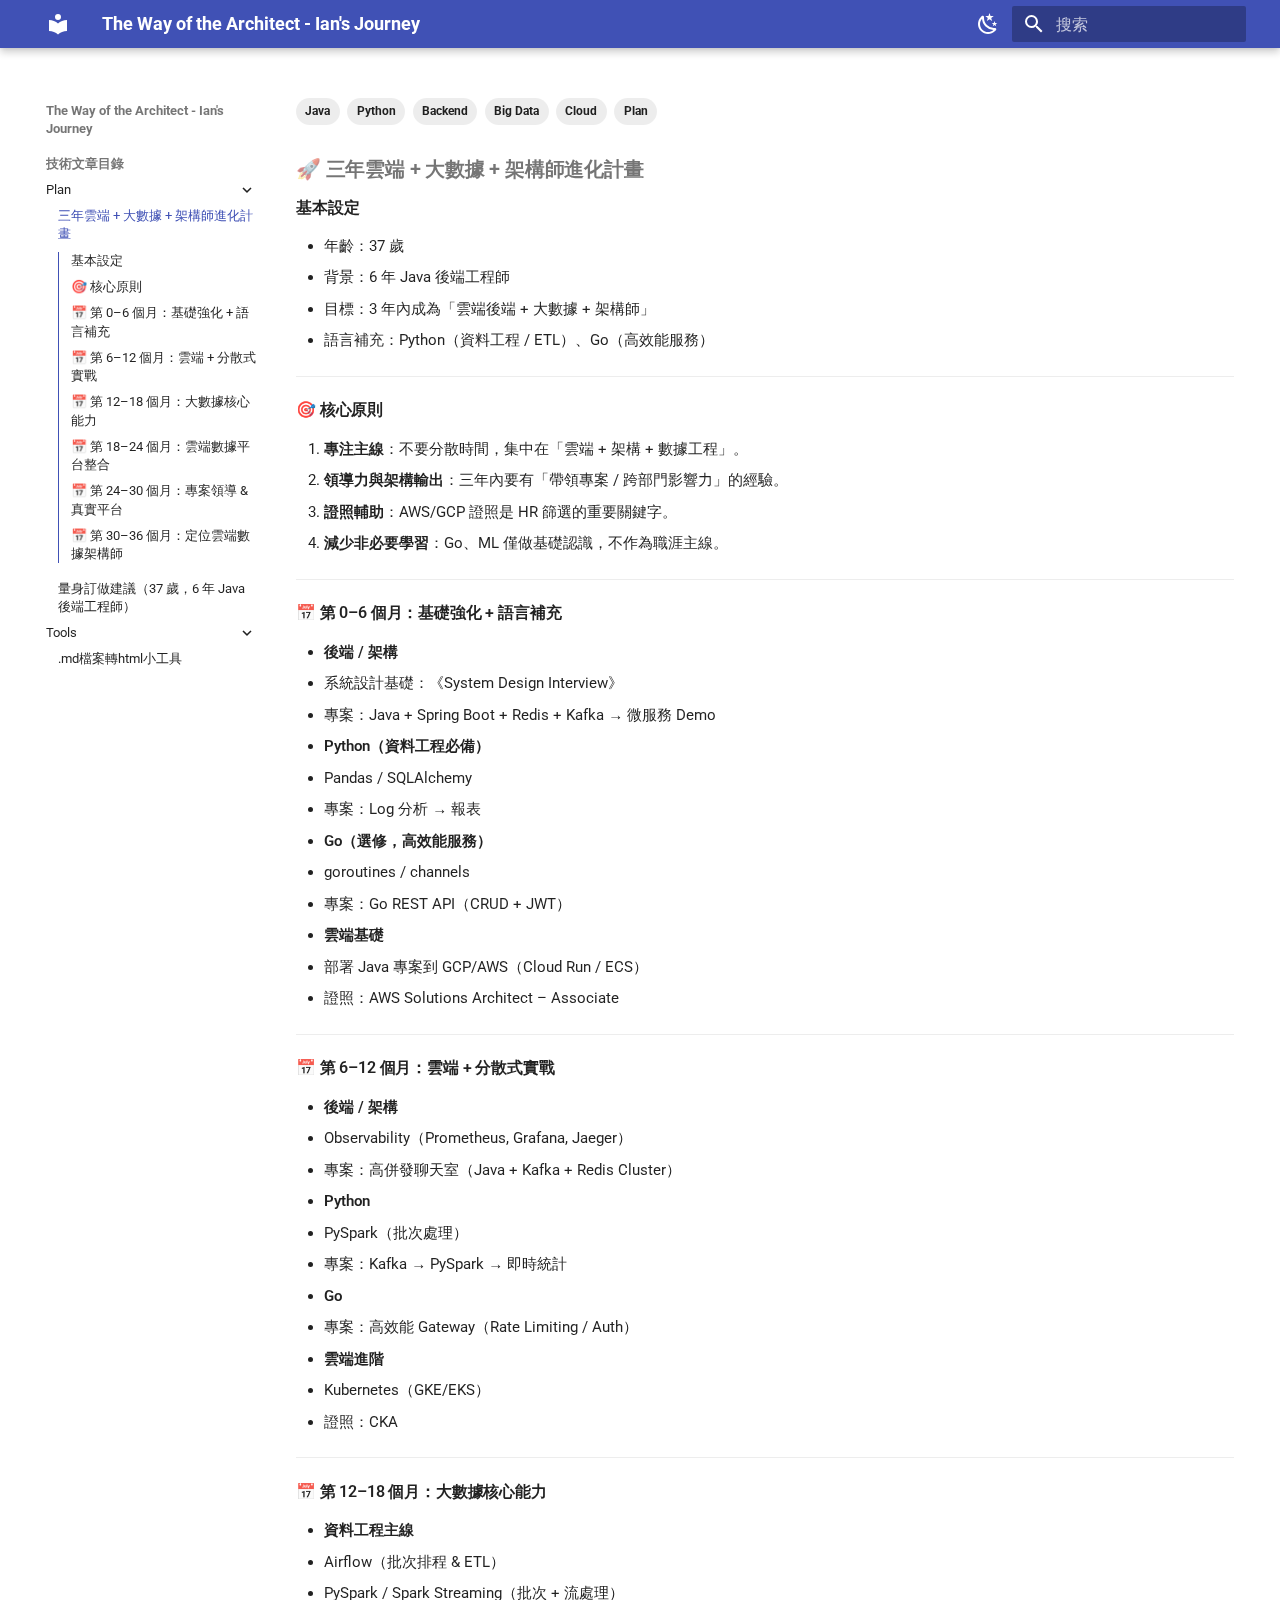
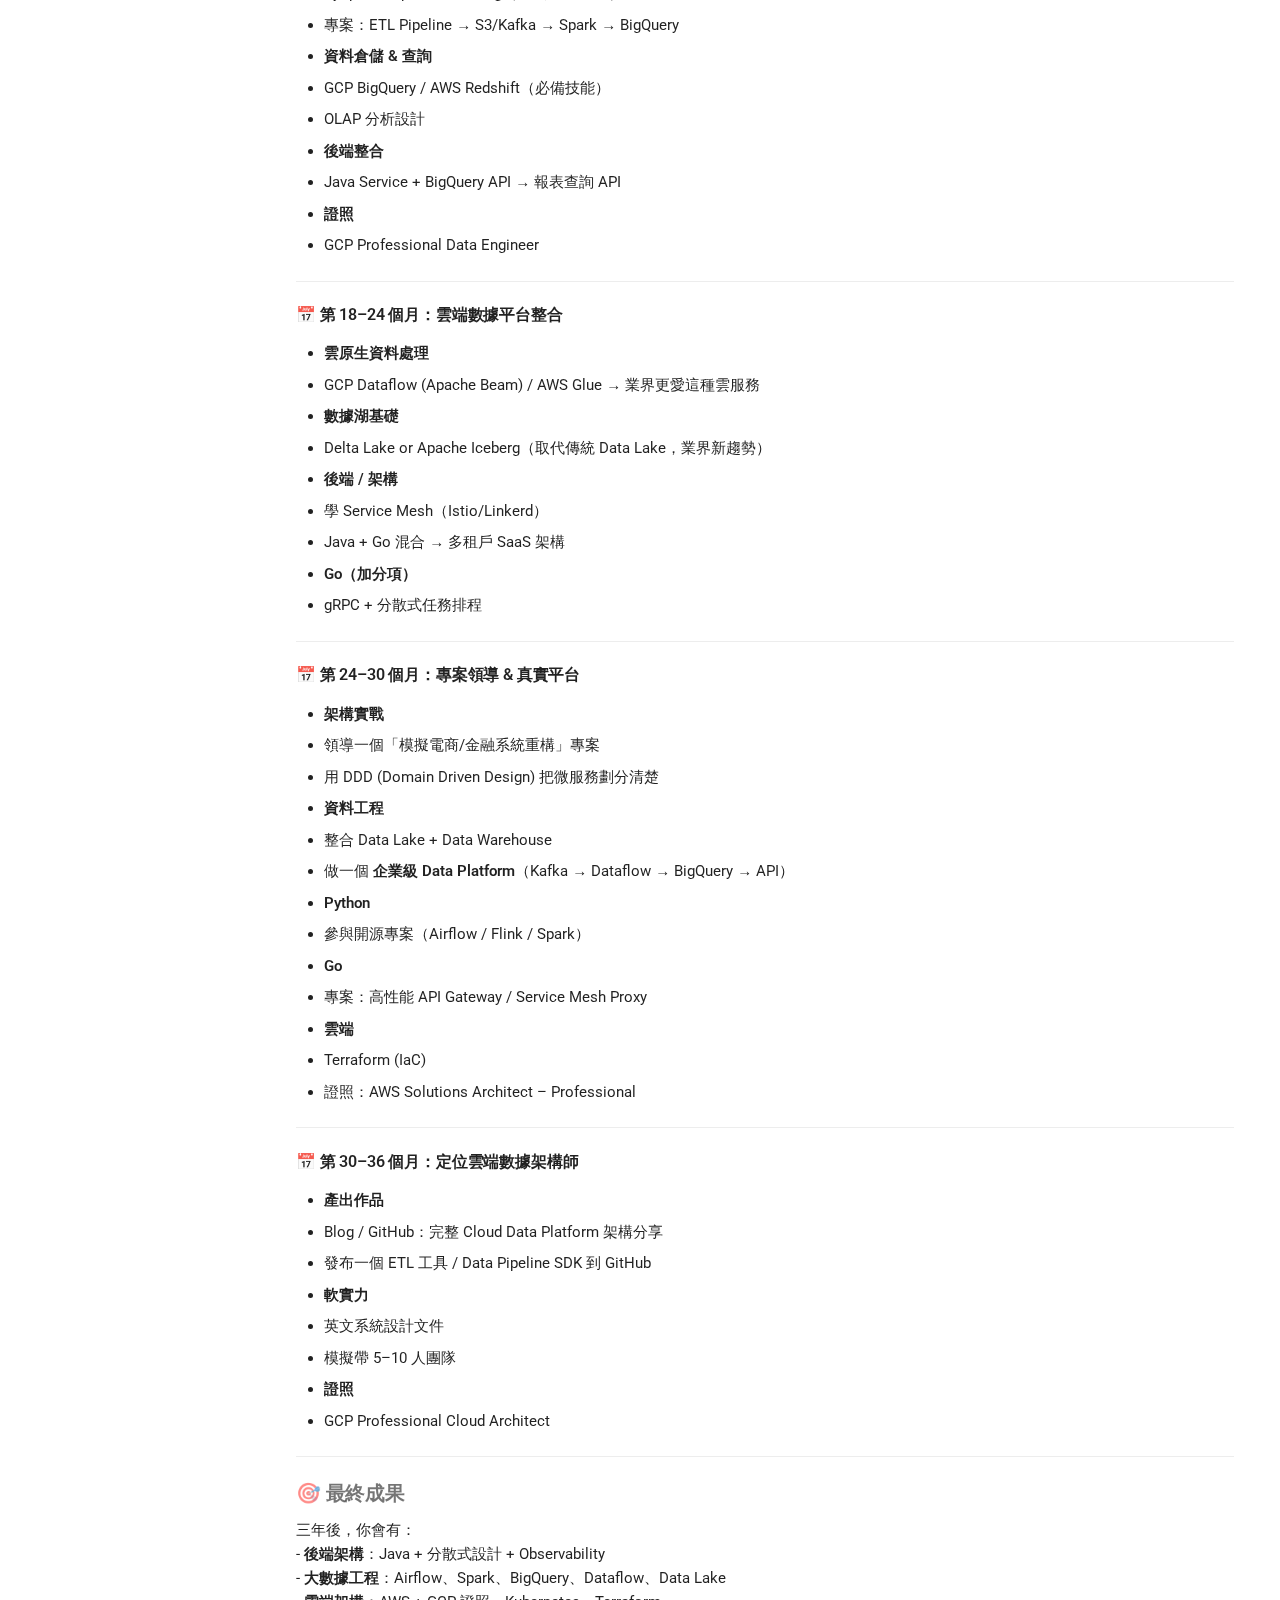
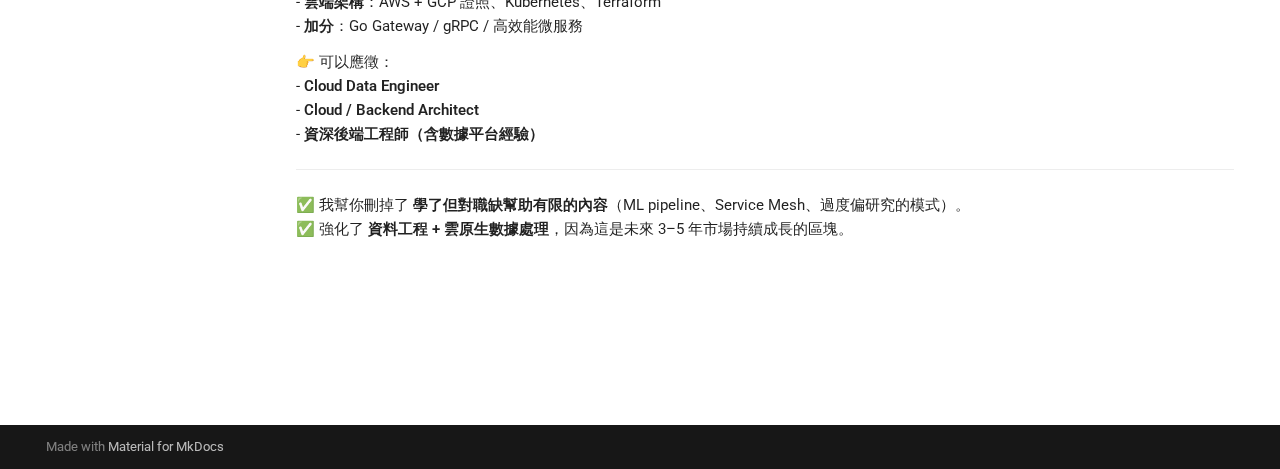
<file: plan/3year_architect_plan/index.html>
<!doctype html>
<html lang="zh" class="no-js">
  <head>
    
      <meta charset="utf-8">
      <meta name="viewport" content="width=device-width,initial-scale=1">
      
      
      
      
      
        <link rel="next" href="../architect_customized_analysis/">
      
      
      <link rel="icon" href="../../assets/images/favicon.png">
      <meta name="generator" content="mkdocs-1.5.3, mkdocs-material-9.5.13">
    
    
      
        <title>三年雲端 + 大數據 + 架構師進化計畫 - The Way of the Architect - Ian's Journey</title>
      
    
    
      <link rel="stylesheet" href="../../assets/stylesheets/main.7e359304.min.css">
      
        
        <link rel="stylesheet" href="../../assets/stylesheets/palette.06af60db.min.css">
      
      


    
    
      
    
    
      
        
        
        <link rel="preconnect" href="https://fonts.gstatic.com" crossorigin>
        <link rel="stylesheet" href="https://fonts.googleapis.com/css?family=Roboto:300,300i,400,400i,700,700i%7CRoboto+Mono:400,400i,700,700i&display=fallback">
        <style>:root{--md-text-font:"Roboto";--md-code-font:"Roboto Mono"}</style>
      
    
    
      <link rel="stylesheet" href="../../stylesheets/extra.css">
    
    <script>__md_scope=new URL("../..",location),__md_hash=e=>[...e].reduce((e,_)=>(e<<5)-e+_.charCodeAt(0),0),__md_get=(e,_=localStorage,t=__md_scope)=>JSON.parse(_.getItem(t.pathname+"."+e)),__md_set=(e,_,t=localStorage,a=__md_scope)=>{try{t.setItem(a.pathname+"."+e,JSON.stringify(_))}catch(e){}}</script>
    
      

    
    
    
  </head>
  
  
    
    
      
    
    
    
    
    <body dir="ltr" data-md-color-scheme="default" data-md-color-primary="indigo" data-md-color-accent="indigo">
  
    
    <input class="md-toggle" data-md-toggle="drawer" type="checkbox" id="__drawer" autocomplete="off">
    <input class="md-toggle" data-md-toggle="search" type="checkbox" id="__search" autocomplete="off">
    <label class="md-overlay" for="__drawer"></label>
    <div data-md-component="skip">
      
        
        <a href="#_1" class="md-skip">
          跳转至
        </a>
      
    </div>
    <div data-md-component="announce">
      
    </div>
    
    
      

  

<header class="md-header md-header--shadow" data-md-component="header">
  <nav class="md-header__inner md-grid" aria-label="页眉">
    <a href="../.." title="The Way of the Architect - Ian&#39;s Journey" class="md-header__button md-logo" aria-label="The Way of the Architect - Ian's Journey" data-md-component="logo">
      
  
  <svg xmlns="http://www.w3.org/2000/svg" viewBox="0 0 24 24"><path d="M12 8a3 3 0 0 0 3-3 3 3 0 0 0-3-3 3 3 0 0 0-3 3 3 3 0 0 0 3 3m0 3.54C9.64 9.35 6.5 8 3 8v11c3.5 0 6.64 1.35 9 3.54 2.36-2.19 5.5-3.54 9-3.54V8c-3.5 0-6.64 1.35-9 3.54Z"/></svg>

    </a>
    <label class="md-header__button md-icon" for="__drawer">
      
      <svg xmlns="http://www.w3.org/2000/svg" viewBox="0 0 24 24"><path d="M3 6h18v2H3V6m0 5h18v2H3v-2m0 5h18v2H3v-2Z"/></svg>
    </label>
    <div class="md-header__title" data-md-component="header-title">
      <div class="md-header__ellipsis">
        <div class="md-header__topic">
          <span class="md-ellipsis">
            The Way of the Architect - Ian's Journey
          </span>
        </div>
        <div class="md-header__topic" data-md-component="header-topic">
          <span class="md-ellipsis">
            
              三年雲端 + 大數據 + 架構師進化計畫
            
          </span>
        </div>
      </div>
    </div>
    
      
        <form class="md-header__option" data-md-component="palette">
  
    
    
    
    <input class="md-option" data-md-color-media="" data-md-color-scheme="default" data-md-color-primary="indigo" data-md-color-accent="indigo"  aria-label="切換到夜間模式"  type="radio" name="__palette" id="__palette_0">
    
      <label class="md-header__button md-icon" title="切換到夜間模式" for="__palette_1" hidden>
        <svg xmlns="http://www.w3.org/2000/svg" viewBox="0 0 24 24"><path d="m17.75 4.09-2.53 1.94.91 3.06-2.63-1.81-2.63 1.81.91-3.06-2.53-1.94L12.44 4l1.06-3 1.06 3 3.19.09m3.5 6.91-1.64 1.25.59 1.98-1.7-1.17-1.7 1.17.59-1.98L15.75 11l2.06-.05L18.5 9l.69 1.95 2.06.05m-2.28 4.95c.83-.08 1.72 1.1 1.19 1.85-.32.45-.66.87-1.08 1.27C15.17 23 8.84 23 4.94 19.07c-3.91-3.9-3.91-10.24 0-14.14.4-.4.82-.76 1.27-1.08.75-.53 1.93.36 1.85 1.19-.27 2.86.69 5.83 2.89 8.02a9.96 9.96 0 0 0 8.02 2.89m-1.64 2.02a12.08 12.08 0 0 1-7.8-3.47c-2.17-2.19-3.33-5-3.49-7.82-2.81 3.14-2.7 7.96.31 10.98 3.02 3.01 7.84 3.12 10.98.31Z"/></svg>
      </label>
    
  
    
    
    
    <input class="md-option" data-md-color-media="" data-md-color-scheme="slate" data-md-color-primary="indigo" data-md-color-accent="indigo"  aria-label="切換到白天模式"  type="radio" name="__palette" id="__palette_1">
    
      <label class="md-header__button md-icon" title="切換到白天模式" for="__palette_0" hidden>
        <svg xmlns="http://www.w3.org/2000/svg" viewBox="0 0 24 24"><path d="M12 7a5 5 0 0 1 5 5 5 5 0 0 1-5 5 5 5 0 0 1-5-5 5 5 0 0 1 5-5m0 2a3 3 0 0 0-3 3 3 3 0 0 0 3 3 3 3 0 0 0 3-3 3 3 0 0 0-3-3m0-7 2.39 3.42C13.65 5.15 12.84 5 12 5c-.84 0-1.65.15-2.39.42L12 2M3.34 7l4.16-.35A7.2 7.2 0 0 0 5.94 8.5c-.44.74-.69 1.5-.83 2.29L3.34 7m.02 10 1.76-3.77a7.131 7.131 0 0 0 2.38 4.14L3.36 17M20.65 7l-1.77 3.79a7.023 7.023 0 0 0-2.38-4.15l4.15.36m-.01 10-4.14.36c.59-.51 1.12-1.14 1.54-1.86.42-.73.69-1.5.83-2.29L20.64 17M12 22l-2.41-3.44c.74.27 1.55.44 2.41.44.82 0 1.63-.17 2.37-.44L12 22Z"/></svg>
      </label>
    
  
</form>
      
    
    
      <script>var media,input,key,value,palette=__md_get("__palette");if(palette&&palette.color){"(prefers-color-scheme)"===palette.color.media&&(media=matchMedia("(prefers-color-scheme: light)"),input=document.querySelector(media.matches?"[data-md-color-media='(prefers-color-scheme: light)']":"[data-md-color-media='(prefers-color-scheme: dark)']"),palette.color.media=input.getAttribute("data-md-color-media"),palette.color.scheme=input.getAttribute("data-md-color-scheme"),palette.color.primary=input.getAttribute("data-md-color-primary"),palette.color.accent=input.getAttribute("data-md-color-accent"));for([key,value]of Object.entries(palette.color))document.body.setAttribute("data-md-color-"+key,value)}</script>
    
    
    
      <label class="md-header__button md-icon" for="__search">
        
        <svg xmlns="http://www.w3.org/2000/svg" viewBox="0 0 24 24"><path d="M9.5 3A6.5 6.5 0 0 1 16 9.5c0 1.61-.59 3.09-1.56 4.23l.27.27h.79l5 5-1.5 1.5-5-5v-.79l-.27-.27A6.516 6.516 0 0 1 9.5 16 6.5 6.5 0 0 1 3 9.5 6.5 6.5 0 0 1 9.5 3m0 2C7 5 5 7 5 9.5S7 14 9.5 14 14 12 14 9.5 12 5 9.5 5Z"/></svg>
      </label>
      <div class="md-search" data-md-component="search" role="dialog">
  <label class="md-search__overlay" for="__search"></label>
  <div class="md-search__inner" role="search">
    <form class="md-search__form" name="search">
      <input type="text" class="md-search__input" name="query" aria-label="搜索" placeholder="搜索" autocapitalize="off" autocorrect="off" autocomplete="off" spellcheck="false" data-md-component="search-query" required>
      <label class="md-search__icon md-icon" for="__search">
        
        <svg xmlns="http://www.w3.org/2000/svg" viewBox="0 0 24 24"><path d="M9.5 3A6.5 6.5 0 0 1 16 9.5c0 1.61-.59 3.09-1.56 4.23l.27.27h.79l5 5-1.5 1.5-5-5v-.79l-.27-.27A6.516 6.516 0 0 1 9.5 16 6.5 6.5 0 0 1 3 9.5 6.5 6.5 0 0 1 9.5 3m0 2C7 5 5 7 5 9.5S7 14 9.5 14 14 12 14 9.5 12 5 9.5 5Z"/></svg>
        
        <svg xmlns="http://www.w3.org/2000/svg" viewBox="0 0 24 24"><path d="M20 11v2H8l5.5 5.5-1.42 1.42L4.16 12l7.92-7.92L13.5 5.5 8 11h12Z"/></svg>
      </label>
      <nav class="md-search__options" aria-label="查找">
        
        <button type="reset" class="md-search__icon md-icon" title="清空当前内容" aria-label="清空当前内容" tabindex="-1">
          
          <svg xmlns="http://www.w3.org/2000/svg" viewBox="0 0 24 24"><path d="M19 6.41 17.59 5 12 10.59 6.41 5 5 6.41 10.59 12 5 17.59 6.41 19 12 13.41 17.59 19 19 17.59 13.41 12 19 6.41Z"/></svg>
        </button>
      </nav>
      
    </form>
    <div class="md-search__output">
      <div class="md-search__scrollwrap" data-md-scrollfix>
        <div class="md-search-result" data-md-component="search-result">
          <div class="md-search-result__meta">
            正在初始化搜索引擎
          </div>
          <ol class="md-search-result__list" role="presentation"></ol>
        </div>
      </div>
    </div>
  </div>
</div>
    
    
  </nav>
  
</header>
    
    <div class="md-container" data-md-component="container">
      
      
        
          
        
      
      <main class="md-main" data-md-component="main">
        <div class="md-main__inner md-grid">
          
            
              
              <div class="md-sidebar md-sidebar--primary" data-md-component="sidebar" data-md-type="navigation" >
                <div class="md-sidebar__scrollwrap">
                  <div class="md-sidebar__inner">
                    



  

<nav class="md-nav md-nav--primary md-nav--integrated" aria-label="导航栏" data-md-level="0">
  <label class="md-nav__title" for="__drawer">
    <a href="../.." title="The Way of the Architect - Ian&#39;s Journey" class="md-nav__button md-logo" aria-label="The Way of the Architect - Ian's Journey" data-md-component="logo">
      
  
  <svg xmlns="http://www.w3.org/2000/svg" viewBox="0 0 24 24"><path d="M12 8a3 3 0 0 0 3-3 3 3 0 0 0-3-3 3 3 0 0 0-3 3 3 3 0 0 0 3 3m0 3.54C9.64 9.35 6.5 8 3 8v11c3.5 0 6.64 1.35 9 3.54 2.36-2.19 5.5-3.54 9-3.54V8c-3.5 0-6.64 1.35-9 3.54Z"/></svg>

    </a>
    The Way of the Architect - Ian's Journey
  </label>
  
  <ul class="md-nav__list" data-md-scrollfix>
    
      
      
  
  
    
  
  
  
    
    
    
      
        
        
      
    
    
    <li class="md-nav__item md-nav__item--active md-nav__item--section md-nav__item--nested">
      
        
        
        <input class="md-nav__toggle md-toggle " type="checkbox" id="__nav_1" checked>
        
          
          <label class="md-nav__link" for="__nav_1" id="__nav_1_label" tabindex="">
            
  
  <span class="md-ellipsis">
    技術文章目錄
  </span>
  

            <span class="md-nav__icon md-icon"></span>
          </label>
        
        <nav class="md-nav" data-md-level="1" aria-labelledby="__nav_1_label" aria-expanded="true">
          <label class="md-nav__title" for="__nav_1">
            <span class="md-nav__icon md-icon"></span>
            技術文章目錄
          </label>
          <ul class="md-nav__list" data-md-scrollfix>
            
              
                
  
  
    
  
  
  
    
    
    
      
    
    
    <li class="md-nav__item md-nav__item--active md-nav__item--nested">
      
        
        
        <input class="md-nav__toggle md-toggle " type="checkbox" id="__nav_1_1" checked>
        
          
          <label class="md-nav__link" for="__nav_1_1" id="__nav_1_1_label" tabindex="0">
            
  
  <span class="md-ellipsis">
    Plan
  </span>
  

            <span class="md-nav__icon md-icon"></span>
          </label>
        
        <nav class="md-nav" data-md-level="2" aria-labelledby="__nav_1_1_label" aria-expanded="true">
          <label class="md-nav__title" for="__nav_1_1">
            <span class="md-nav__icon md-icon"></span>
            Plan
          </label>
          <ul class="md-nav__list" data-md-scrollfix>
            
              
                
  
  
    
  
  
  
    <li class="md-nav__item md-nav__item--active">
      
      <input class="md-nav__toggle md-toggle" type="checkbox" id="__toc">
      
      
        
      
      
        <label class="md-nav__link md-nav__link--active" for="__toc">
          
  
  <span class="md-ellipsis">
    三年雲端 + 大數據 + 架構師進化計畫
  </span>
  

          <span class="md-nav__icon md-icon"></span>
        </label>
      
      <a href="./" class="md-nav__link md-nav__link--active">
        
  
  <span class="md-ellipsis">
    三年雲端 + 大數據 + 架構師進化計畫
  </span>
  

      </a>
      
        

<nav class="md-nav md-nav--secondary" aria-label="目录">
  
  
  
    
  
  
    <label class="md-nav__title" for="__toc">
      <span class="md-nav__icon md-icon"></span>
      目录
    </label>
    <ul class="md-nav__list" data-md-component="toc" data-md-scrollfix>
      
        <li class="md-nav__item">
  <a href="#_2" class="md-nav__link">
    <span class="md-ellipsis">
      基本設定
    </span>
  </a>
  
</li>
      
        <li class="md-nav__item">
  <a href="#_3" class="md-nav__link">
    <span class="md-ellipsis">
      🎯 核心原則
    </span>
  </a>
  
</li>
      
        <li class="md-nav__item">
  <a href="#06" class="md-nav__link">
    <span class="md-ellipsis">
      📅 第 0–6 個月：基礎強化 + 語言補充
    </span>
  </a>
  
</li>
      
        <li class="md-nav__item">
  <a href="#612" class="md-nav__link">
    <span class="md-ellipsis">
      📅 第 6–12 個月：雲端 + 分散式實戰
    </span>
  </a>
  
</li>
      
        <li class="md-nav__item">
  <a href="#1218" class="md-nav__link">
    <span class="md-ellipsis">
      📅 第 12–18 個月：大數據核心能力
    </span>
  </a>
  
</li>
      
        <li class="md-nav__item">
  <a href="#1824" class="md-nav__link">
    <span class="md-ellipsis">
      📅 第 18–24 個月：雲端數據平台整合
    </span>
  </a>
  
</li>
      
        <li class="md-nav__item">
  <a href="#2430" class="md-nav__link">
    <span class="md-ellipsis">
      📅 第 24–30 個月：專案領導 &amp; 真實平台
    </span>
  </a>
  
</li>
      
        <li class="md-nav__item">
  <a href="#3036" class="md-nav__link">
    <span class="md-ellipsis">
      📅 第 30–36 個月：定位雲端數據架構師
    </span>
  </a>
  
</li>
      
    </ul>
  
</nav>
      
    </li>
  

              
            
              
                
  
  
  
  
    <li class="md-nav__item">
      <a href="../architect_customized_analysis/" class="md-nav__link">
        
  
  <span class="md-ellipsis">
    量身訂做建議（37 歲，6 年 Java 後端工程師）
  </span>
  

      </a>
    </li>
  

              
            
          </ul>
        </nav>
      
    </li>
  

              
            
              
                
  
  
  
  
    
    
    
      
    
    
    <li class="md-nav__item md-nav__item--nested">
      
        
        
          
        
        <input class="md-nav__toggle md-toggle md-toggle--indeterminate" type="checkbox" id="__nav_1_2" >
        
          
          <label class="md-nav__link" for="__nav_1_2" id="__nav_1_2_label" tabindex="0">
            
  
  <span class="md-ellipsis">
    Tools
  </span>
  

            <span class="md-nav__icon md-icon"></span>
          </label>
        
        <nav class="md-nav" data-md-level="2" aria-labelledby="__nav_1_2_label" aria-expanded="false">
          <label class="md-nav__title" for="__nav_1_2">
            <span class="md-nav__icon md-icon"></span>
            Tools
          </label>
          <ul class="md-nav__list" data-md-scrollfix>
            
              
                
  
  
  
  
    <li class="md-nav__item">
      <a href="../../tools/md2blogger-guide/" class="md-nav__link">
        
  
  <span class="md-ellipsis">
    .md檔案轉html小工具
  </span>
  

      </a>
    </li>
  

              
            
          </ul>
        </nav>
      
    </li>
  

              
            
          </ul>
        </nav>
      
    </li>
  

    
  </ul>
</nav>
                  </div>
                </div>
              </div>
            
            
          
          
            <div class="md-content" data-md-component="content">
              <article class="md-content__inner md-typeset">
                
                  
  
<nav class="md-tags" >
  
    
    
    
      <span class="md-tag">Java</span>
    
  
    
    
    
      <span class="md-tag">Python</span>
    
  
    
    
    
      <span class="md-tag">Backend</span>
    
  
    
    
    
      <span class="md-tag">Big Data</span>
    
  
    
    
    
      <span class="md-tag">Cloud</span>
    
  
    
    
    
      <span class="md-tag">Plan</span>
    
  
</nav>



<h1 id="_1">🚀 三年雲端 + 大數據 + 架構師進化計畫</h1>
<h2 id="_2">基本設定</h2>
<ul>
<li>年齡：37 歲</li>
<li>背景：6 年 Java 後端工程師</li>
<li>目標：3 年內成為「雲端後端 + 大數據 + 架構師」</li>
<li>語言補充：Python（資料工程 / ETL）、Go（高效能服務）</li>
</ul>
<hr />
<h2 id="_3">🎯 核心原則</h2>
<ol>
<li><strong>專注主線</strong>：不要分散時間，集中在「雲端 + 架構 + 數據工程」。</li>
<li><strong>領導力與架構輸出</strong>：三年內要有「帶領專案 / 跨部門影響力」的經驗。</li>
<li><strong>證照輔助</strong>：AWS/GCP 證照是 HR 篩選的重要關鍵字。</li>
<li><strong>減少非必要學習</strong>：Go、ML 僅做基礎認識，不作為職涯主線。</li>
</ol>
<hr />
<h2 id="06">📅 第 0–6 個月：基礎強化 + 語言補充</h2>
<ul>
<li><strong>後端 / 架構</strong>  </li>
<li>系統設計基礎：《System Design Interview》  </li>
<li>專案：Java + Spring Boot + Redis + Kafka → 微服務 Demo  </li>
<li><strong>Python（資料工程必備）</strong>  </li>
<li>Pandas / SQLAlchemy  </li>
<li>專案：Log 分析 → 報表  </li>
<li><strong>Go（選修，高效能服務）</strong>  </li>
<li>goroutines / channels  </li>
<li>專案：Go REST API（CRUD + JWT）  </li>
<li><strong>雲端基礎</strong>  </li>
<li>部署 Java 專案到 GCP/AWS（Cloud Run / ECS）  </li>
<li>證照：AWS Solutions Architect – Associate  </li>
</ul>
<hr />
<h2 id="612">📅 第 6–12 個月：雲端 + 分散式實戰</h2>
<ul>
<li><strong>後端 / 架構</strong>  </li>
<li>Observability（Prometheus, Grafana, Jaeger）  </li>
<li>專案：高併發聊天室（Java + Kafka + Redis Cluster）  </li>
<li><strong>Python</strong>  </li>
<li>PySpark（批次處理）  </li>
<li>專案：Kafka → PySpark → 即時統計  </li>
<li><strong>Go</strong>  </li>
<li>專案：高效能 Gateway（Rate Limiting / Auth）  </li>
<li><strong>雲端進階</strong>  </li>
<li>Kubernetes（GKE/EKS）  </li>
<li>證照：CKA  </li>
</ul>
<hr />
<h2 id="1218">📅 第 12–18 個月：大數據核心能力</h2>
<ul>
<li><strong>資料工程主線</strong>  </li>
<li>Airflow（批次排程 &amp; ETL）  </li>
<li>PySpark / Spark Streaming（批次 + 流處理）  </li>
<li>專案：ETL Pipeline → S3/Kafka → Spark → BigQuery  </li>
<li><strong>資料倉儲 &amp; 查詢</strong>  </li>
<li>GCP BigQuery / AWS Redshift（必備技能）  </li>
<li>OLAP 分析設計  </li>
<li><strong>後端整合</strong>  </li>
<li>Java Service + BigQuery API → 報表查詢 API  </li>
<li><strong>證照</strong>  </li>
<li>GCP Professional Data Engineer  </li>
</ul>
<hr />
<h2 id="1824">📅 第 18–24 個月：雲端數據平台整合</h2>
<ul>
<li><strong>雲原生資料處理</strong>  </li>
<li>GCP Dataflow (Apache Beam) / AWS Glue → 業界更愛這種雲服務  </li>
<li><strong>數據湖基礎</strong>  </li>
<li>Delta Lake or Apache Iceberg（取代傳統 Data Lake，業界新趨勢）  </li>
<li><strong>後端 / 架構</strong>  </li>
<li>學 Service Mesh（Istio/Linkerd）</li>
<li>Java + Go 混合 → 多租戶 SaaS 架構  </li>
<li><strong>Go（加分項）</strong>  </li>
<li>gRPC + 分散式任務排程  </li>
</ul>
<hr />
<h2 id="2430">📅 第 24–30 個月：專案領導 &amp; 真實平台</h2>
<ul>
<li><strong>架構實戰</strong>  </li>
<li>領導一個「模擬電商/金融系統重構」專案  </li>
<li>用 DDD (Domain Driven Design) 把微服務劃分清楚  </li>
<li><strong>資料工程</strong>  </li>
<li>整合 Data Lake + Data Warehouse  </li>
<li>做一個 <strong>企業級 Data Platform</strong>（Kafka → Dataflow → BigQuery → API）  </li>
<li><strong>Python</strong></li>
<li>參與開源專案（Airflow / Flink / Spark）</li>
<li><strong>Go</strong></li>
<li>專案：高性能 API Gateway / Service Mesh Proxy</li>
<li><strong>雲端</strong>  </li>
<li>Terraform (IaC)  </li>
<li>證照：AWS Solutions Architect – Professional  </li>
</ul>
<hr />
<h2 id="3036">📅 第 30–36 個月：定位雲端數據架構師</h2>
<ul>
<li><strong>產出作品</strong>  </li>
<li>Blog / GitHub：完整 Cloud Data Platform 架構分享  </li>
<li>發布一個 ETL 工具 / Data Pipeline SDK 到 GitHub  </li>
<li><strong>軟實力</strong>  </li>
<li>英文系統設計文件  </li>
<li>模擬帶 5–10 人團隊  </li>
<li><strong>證照</strong>  </li>
<li>GCP Professional Cloud Architect  </li>
</ul>
<hr />
<h1 id="_4">🎯 最終成果</h1>
<p>三年後，你會有：<br />
- <strong>後端架構</strong>：Java + 分散式設計 + Observability<br />
- <strong>大數據工程</strong>：Airflow、Spark、BigQuery、Dataflow、Data Lake<br />
- <strong>雲端架構</strong>：AWS + GCP 證照、Kubernetes、Terraform<br />
- <strong>加分</strong>：Go Gateway / gRPC / 高效能微服務  </p>
<p>👉 可以應徵：<br />
- <strong>Cloud Data Engineer</strong><br />
- <strong>Cloud / Backend Architect</strong><br />
- <strong>資深後端工程師（含數據平台經驗）</strong></p>
<hr />
<p>✅ 我幫你刪掉了 <strong>學了但對職缺幫助有限的內容</strong>（ML pipeline、Service Mesh、過度偏研究的模式）。<br />
✅ 強化了 <strong>資料工程 + 雲原生數據處理</strong>，因為這是未來 3–5 年市場持續成長的區塊。</p>







  
  






                
              </article>
            </div>
          
          
<script>var target=document.getElementById(location.hash.slice(1));target&&target.name&&(target.checked=target.name.startsWith("__tabbed_"))</script>
        </div>
        
      </main>
      
        <footer class="md-footer">
  
  <div class="md-footer-meta md-typeset">
    <div class="md-footer-meta__inner md-grid">
      <div class="md-copyright">
  
  
    Made with
    <a href="https://squidfunk.github.io/mkdocs-material/" target="_blank" rel="noopener">
      Material for MkDocs
    </a>
  
</div>
      
    </div>
  </div>
</footer>
      
    </div>
    <div class="md-dialog" data-md-component="dialog">
      <div class="md-dialog__inner md-typeset"></div>
    </div>
    
    
    <script id="__config" type="application/json">{"base": "../..", "features": ["navigation.expand", "navigation.sections", "toc.integrate"], "search": "../../assets/javascripts/workers/search.b8dbb3d2.min.js", "translations": {"clipboard.copied": "\u5df2\u590d\u5236", "clipboard.copy": "\u590d\u5236", "search.result.more.one": "\u5728\u8be5\u9875\u4e0a\u8fd8\u6709 1 \u4e2a\u7b26\u5408\u6761\u4ef6\u7684\u7ed3\u679c", "search.result.more.other": "\u5728\u8be5\u9875\u4e0a\u8fd8\u6709 # \u4e2a\u7b26\u5408\u6761\u4ef6\u7684\u7ed3\u679c", "search.result.none": "\u6ca1\u6709\u627e\u5230\u7b26\u5408\u6761\u4ef6\u7684\u7ed3\u679c", "search.result.one": "\u627e\u5230 1 \u4e2a\u7b26\u5408\u6761\u4ef6\u7684\u7ed3\u679c", "search.result.other": "# \u4e2a\u7b26\u5408\u6761\u4ef6\u7684\u7ed3\u679c", "search.result.placeholder": "\u952e\u5165\u4ee5\u5f00\u59cb\u641c\u7d22", "search.result.term.missing": "\u7f3a\u5c11", "select.version": "\u9009\u62e9\u5f53\u524d\u7248\u672c"}}</script>
    
    
      <script src="../../assets/javascripts/bundle.c8d2eff1.min.js"></script>
      
    
  </body>
</html>
</file>
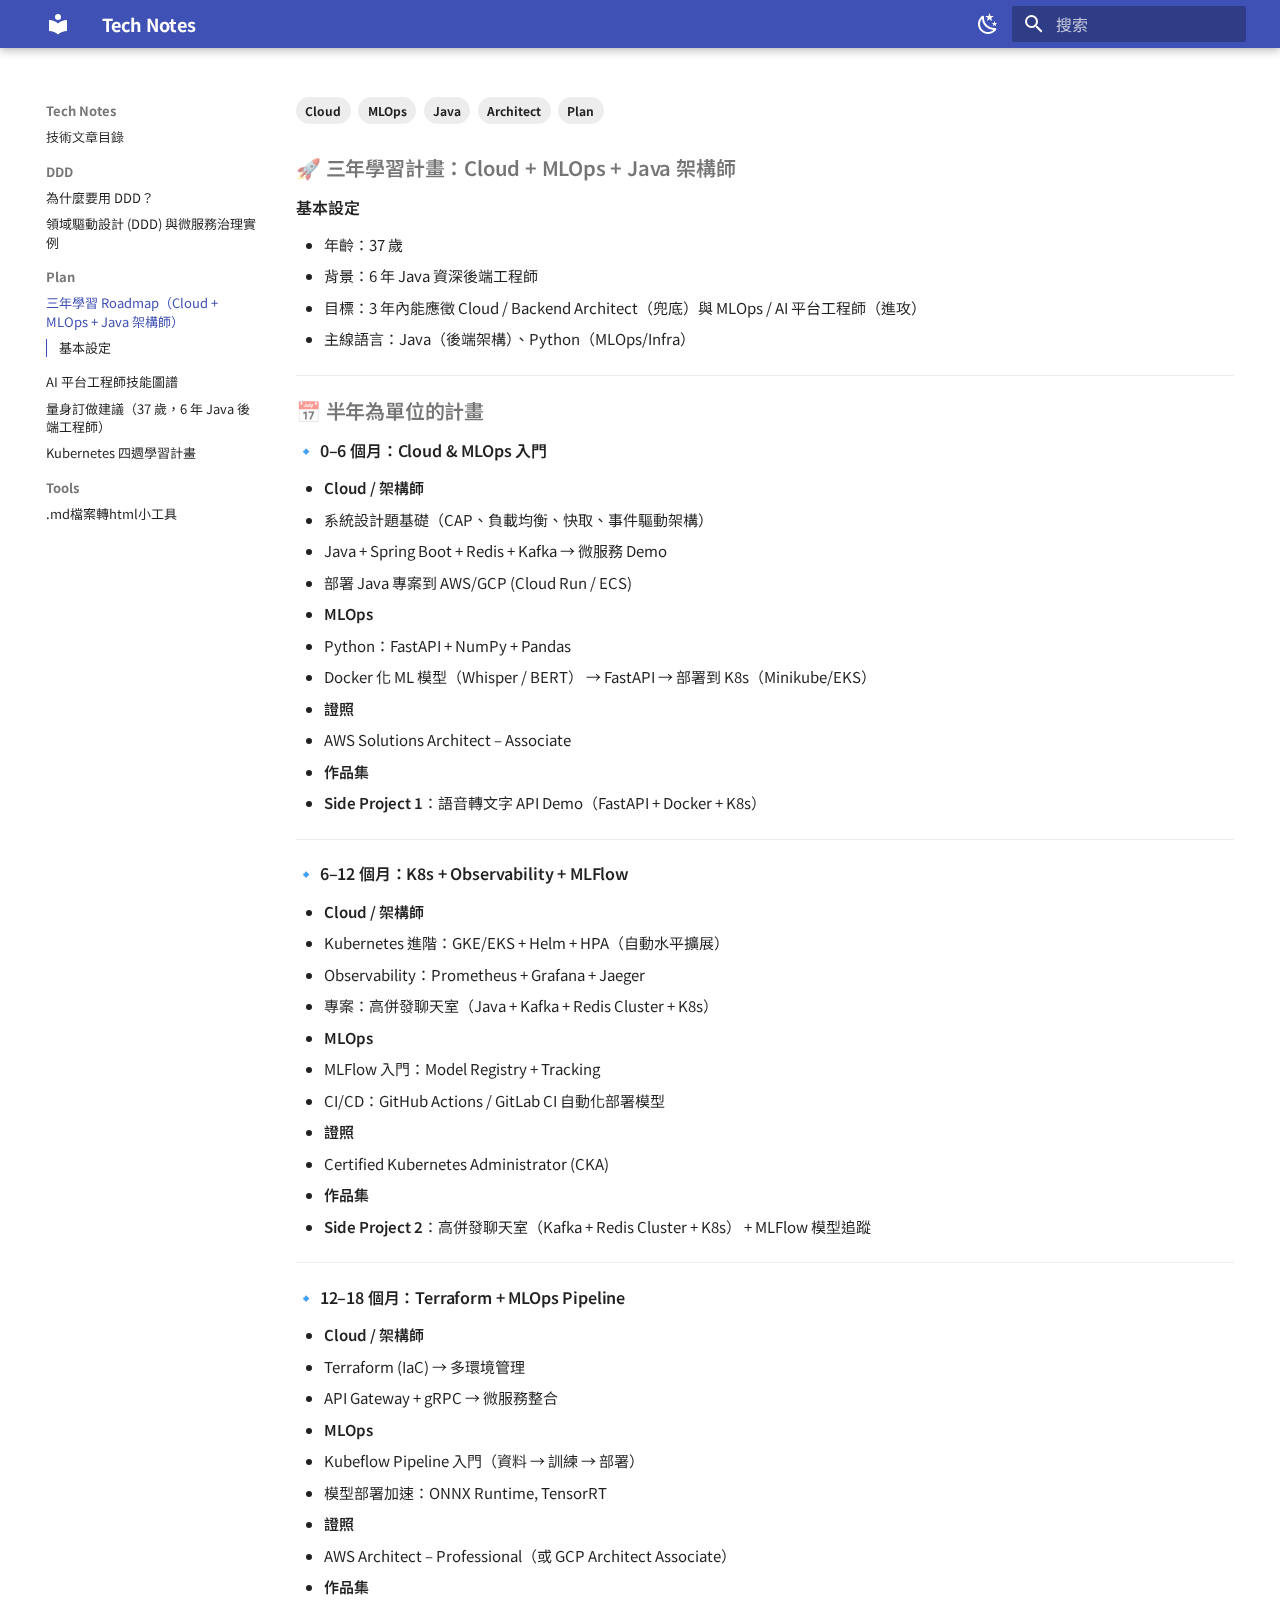
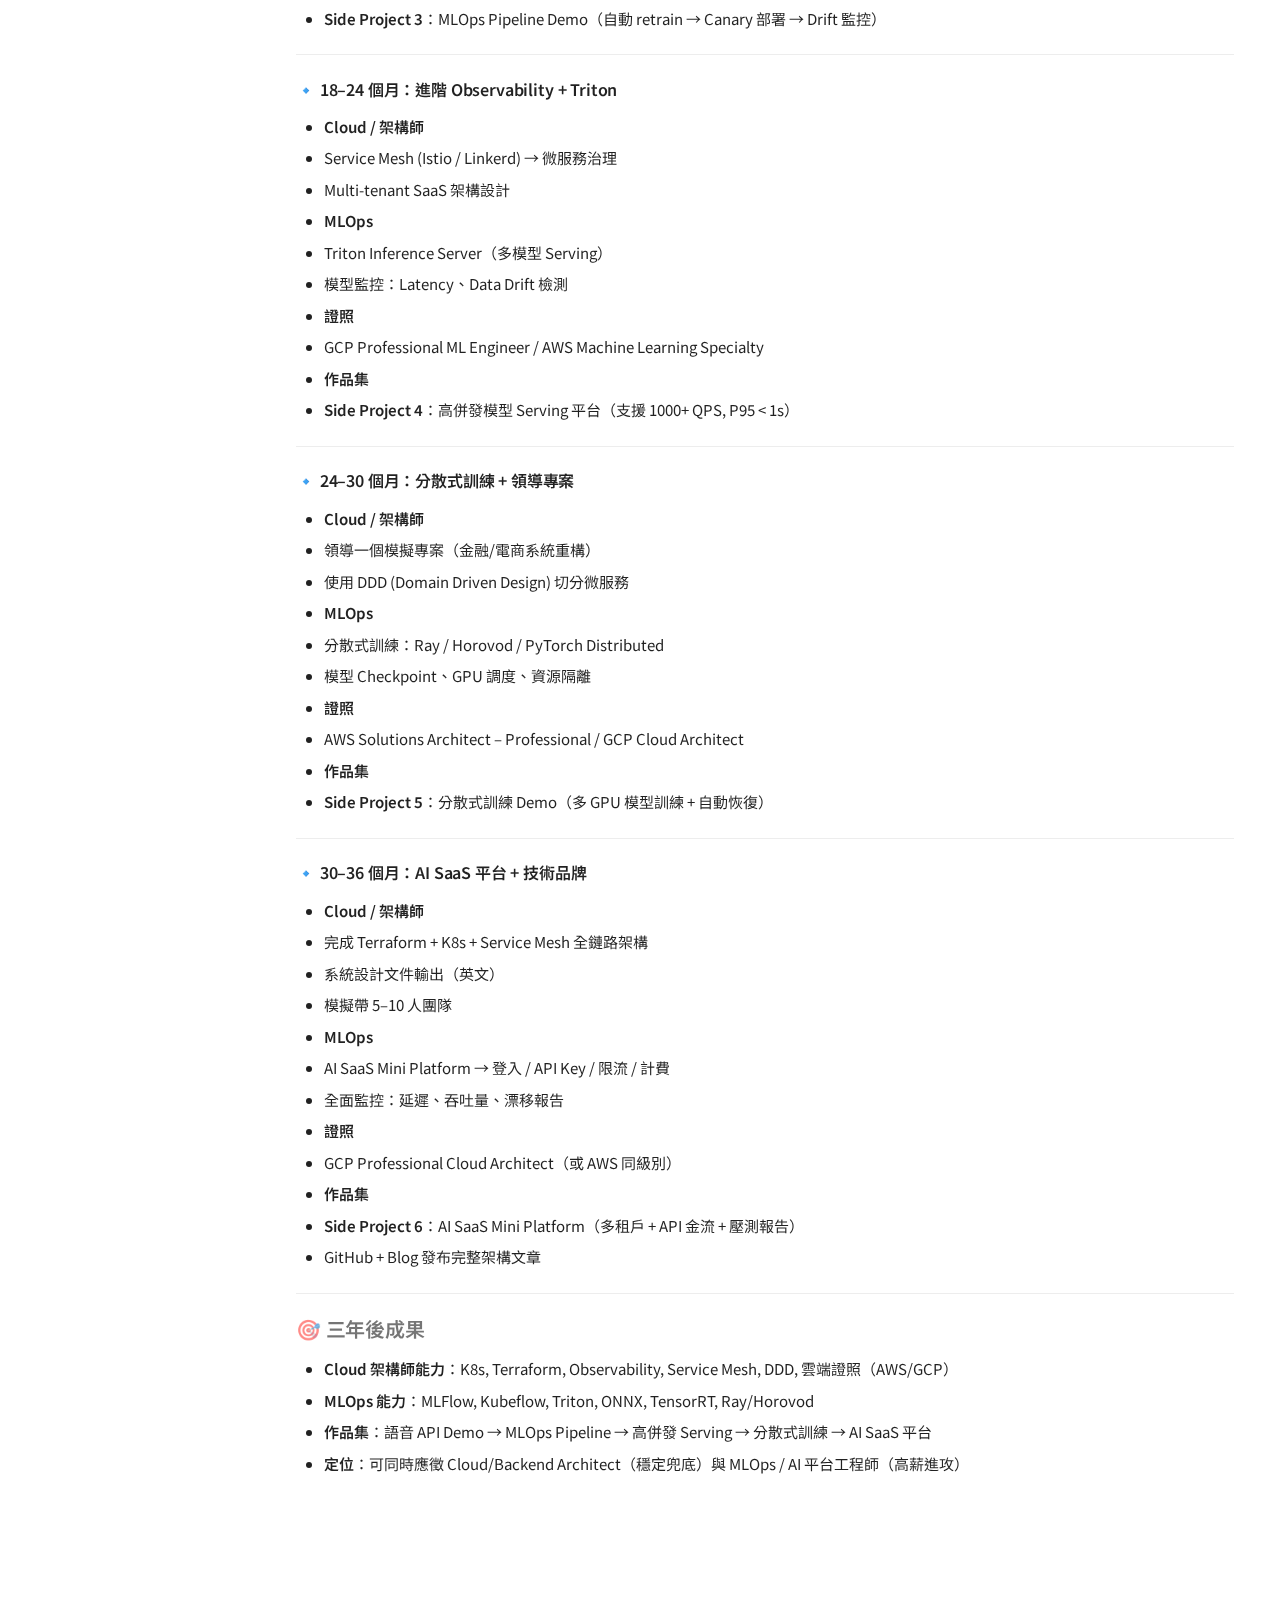
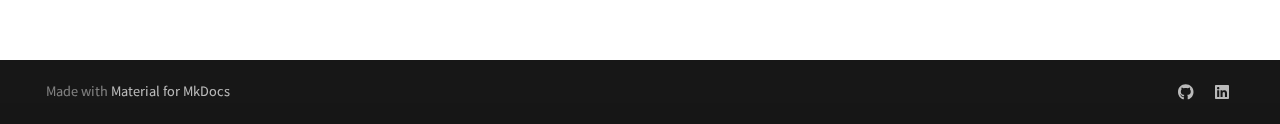
<file: plan/3year_cloud_mlop_architect_plan/index.html>
<!doctype html>
<html lang="zh" class="no-js">
  <head>
    
      <meta charset="utf-8">
      <meta name="viewport" content="width=device-width,initial-scale=1">
      
      
        <meta name="author" content="Ian Wang">
      
      
        <link rel="canonical" href="https://iw5420.github.io/tech-notes/plan/3year_cloud_mlop_architect_plan/">
      
      
        <link rel="prev" href="../../DDD/exam_DDD_microservices/">
      
      
        <link rel="next" href="../ai_platform_engineer_skillmap/">
      
      
      <link rel="icon" href="../../assets/images/favicon.png">
      <meta name="generator" content="mkdocs-1.5.3, mkdocs-material-9.5.13">
    
    
      
        <title>三年學習 Roadmap（Cloud + MLOps + Java 架構師） - Tech Notes</title>
      
    
    
      <link rel="stylesheet" href="../../assets/stylesheets/main.7e359304.min.css">
      
        
        <link rel="stylesheet" href="../../assets/stylesheets/palette.06af60db.min.css">
      
      


    
    
      
    
    
      
        
        
        <link rel="preconnect" href="https://fonts.gstatic.com" crossorigin>
        <link rel="stylesheet" href="https://fonts.googleapis.com/css?family=Noto+Sans+TC:300,300i,400,400i,700,700i%7CFira+Code:400,400i,700,700i&display=fallback">
        <style>:root{--md-text-font:"Noto Sans TC";--md-code-font:"Fira Code"}</style>
      
    
    
      <link rel="stylesheet" href="../../stylesheets/extra.css">
    
    <script>__md_scope=new URL("../..",location),__md_hash=e=>[...e].reduce((e,_)=>(e<<5)-e+_.charCodeAt(0),0),__md_get=(e,_=localStorage,t=__md_scope)=>JSON.parse(_.getItem(t.pathname+"."+e)),__md_set=(e,_,t=localStorage,a=__md_scope)=>{try{t.setItem(a.pathname+"."+e,JSON.stringify(_))}catch(e){}}</script>
    
      

    
    
    
   <link href="../../assets/stylesheets/glightbox.min.css" rel="stylesheet"/><style>
    html.glightbox-open { overflow: initial; height: 100%; }
    .gslide-title { margin-top: 0px; user-select: text; }
    .gslide-desc { color: #666; user-select: text; }
    .gslide-image img { background: white; }
    .gscrollbar-fixer { padding-right: 15px; }
    .gdesc-inner { font-size: 0.75rem; }
    body[data-md-color-scheme="slate"] .gdesc-inner { background: var(--md-default-bg-color);}
    body[data-md-color-scheme="slate"] .gslide-title { color: var(--md-default-fg-color);}
    body[data-md-color-scheme="slate"] .gslide-desc { color: var(--md-default-fg-color);}</style> <script src="../../assets/javascripts/glightbox.min.js"></script></head>
  
  
    
    
      
    
    
    
    
    <body dir="ltr" data-md-color-scheme="default" data-md-color-primary="indigo" data-md-color-accent="cyan">
  
    
    <input class="md-toggle" data-md-toggle="drawer" type="checkbox" id="__drawer" autocomplete="off">
    <input class="md-toggle" data-md-toggle="search" type="checkbox" id="__search" autocomplete="off">
    <label class="md-overlay" for="__drawer"></label>
    <div data-md-component="skip">
      
        
        <a href="#cloud-mlops-java" class="md-skip">
          跳转至
        </a>
      
    </div>
    <div data-md-component="announce">
      
    </div>
    
    
      

  

<header class="md-header md-header--shadow" data-md-component="header">
  <nav class="md-header__inner md-grid" aria-label="页眉">
    <a href="../.." title="Tech Notes" class="md-header__button md-logo" aria-label="Tech Notes" data-md-component="logo">
      
  
  <svg xmlns="http://www.w3.org/2000/svg" viewBox="0 0 24 24"><path d="M12 8a3 3 0 0 0 3-3 3 3 0 0 0-3-3 3 3 0 0 0-3 3 3 3 0 0 0 3 3m0 3.54C9.64 9.35 6.5 8 3 8v11c3.5 0 6.64 1.35 9 3.54 2.36-2.19 5.5-3.54 9-3.54V8c-3.5 0-6.64 1.35-9 3.54Z"/></svg>

    </a>
    <label class="md-header__button md-icon" for="__drawer">
      
      <svg xmlns="http://www.w3.org/2000/svg" viewBox="0 0 24 24"><path d="M3 6h18v2H3V6m0 5h18v2H3v-2m0 5h18v2H3v-2Z"/></svg>
    </label>
    <div class="md-header__title" data-md-component="header-title">
      <div class="md-header__ellipsis">
        <div class="md-header__topic">
          <span class="md-ellipsis">
            Tech Notes
          </span>
        </div>
        <div class="md-header__topic" data-md-component="header-topic">
          <span class="md-ellipsis">
            
              三年學習 Roadmap（Cloud + MLOps + Java 架構師）
            
          </span>
        </div>
      </div>
    </div>
    
      
        <form class="md-header__option" data-md-component="palette">
  
    
    
    
    <input class="md-option" data-md-color-media="" data-md-color-scheme="default" data-md-color-primary="indigo" data-md-color-accent="cyan"  aria-label="深色模式"  type="radio" name="__palette" id="__palette_0">
    
      <label class="md-header__button md-icon" title="深色模式" for="__palette_1" hidden>
        <svg xmlns="http://www.w3.org/2000/svg" viewBox="0 0 24 24"><path d="m17.75 4.09-2.53 1.94.91 3.06-2.63-1.81-2.63 1.81.91-3.06-2.53-1.94L12.44 4l1.06-3 1.06 3 3.19.09m3.5 6.91-1.64 1.25.59 1.98-1.7-1.17-1.7 1.17.59-1.98L15.75 11l2.06-.05L18.5 9l.69 1.95 2.06.05m-2.28 4.95c.83-.08 1.72 1.1 1.19 1.85-.32.45-.66.87-1.08 1.27C15.17 23 8.84 23 4.94 19.07c-3.91-3.9-3.91-10.24 0-14.14.4-.4.82-.76 1.27-1.08.75-.53 1.93.36 1.85 1.19-.27 2.86.69 5.83 2.89 8.02a9.96 9.96 0 0 0 8.02 2.89m-1.64 2.02a12.08 12.08 0 0 1-7.8-3.47c-2.17-2.19-3.33-5-3.49-7.82-2.81 3.14-2.7 7.96.31 10.98 3.02 3.01 7.84 3.12 10.98.31Z"/></svg>
      </label>
    
  
    
    
    
    <input class="md-option" data-md-color-media="" data-md-color-scheme="slate" data-md-color-primary="indigo" data-md-color-accent="cyan"  aria-label="淺色模式"  type="radio" name="__palette" id="__palette_1">
    
      <label class="md-header__button md-icon" title="淺色模式" for="__palette_0" hidden>
        <svg xmlns="http://www.w3.org/2000/svg" viewBox="0 0 24 24"><path d="M12 7a5 5 0 0 1 5 5 5 5 0 0 1-5 5 5 5 0 0 1-5-5 5 5 0 0 1 5-5m0 2a3 3 0 0 0-3 3 3 3 0 0 0 3 3 3 3 0 0 0 3-3 3 3 0 0 0-3-3m0-7 2.39 3.42C13.65 5.15 12.84 5 12 5c-.84 0-1.65.15-2.39.42L12 2M3.34 7l4.16-.35A7.2 7.2 0 0 0 5.94 8.5c-.44.74-.69 1.5-.83 2.29L3.34 7m.02 10 1.76-3.77a7.131 7.131 0 0 0 2.38 4.14L3.36 17M20.65 7l-1.77 3.79a7.023 7.023 0 0 0-2.38-4.15l4.15.36m-.01 10-4.14.36c.59-.51 1.12-1.14 1.54-1.86.42-.73.69-1.5.83-2.29L20.64 17M12 22l-2.41-3.44c.74.27 1.55.44 2.41.44.82 0 1.63-.17 2.37-.44L12 22Z"/></svg>
      </label>
    
  
</form>
      
    
    
      <script>var media,input,key,value,palette=__md_get("__palette");if(palette&&palette.color){"(prefers-color-scheme)"===palette.color.media&&(media=matchMedia("(prefers-color-scheme: light)"),input=document.querySelector(media.matches?"[data-md-color-media='(prefers-color-scheme: light)']":"[data-md-color-media='(prefers-color-scheme: dark)']"),palette.color.media=input.getAttribute("data-md-color-media"),palette.color.scheme=input.getAttribute("data-md-color-scheme"),palette.color.primary=input.getAttribute("data-md-color-primary"),palette.color.accent=input.getAttribute("data-md-color-accent"));for([key,value]of Object.entries(palette.color))document.body.setAttribute("data-md-color-"+key,value)}</script>
    
    
    
      <label class="md-header__button md-icon" for="__search">
        
        <svg xmlns="http://www.w3.org/2000/svg" viewBox="0 0 24 24"><path d="M9.5 3A6.5 6.5 0 0 1 16 9.5c0 1.61-.59 3.09-1.56 4.23l.27.27h.79l5 5-1.5 1.5-5-5v-.79l-.27-.27A6.516 6.516 0 0 1 9.5 16 6.5 6.5 0 0 1 3 9.5 6.5 6.5 0 0 1 9.5 3m0 2C7 5 5 7 5 9.5S7 14 9.5 14 14 12 14 9.5 12 5 9.5 5Z"/></svg>
      </label>
      <div class="md-search" data-md-component="search" role="dialog">
  <label class="md-search__overlay" for="__search"></label>
  <div class="md-search__inner" role="search">
    <form class="md-search__form" name="search">
      <input type="text" class="md-search__input" name="query" aria-label="搜索" placeholder="搜索" autocapitalize="off" autocorrect="off" autocomplete="off" spellcheck="false" data-md-component="search-query" required>
      <label class="md-search__icon md-icon" for="__search">
        
        <svg xmlns="http://www.w3.org/2000/svg" viewBox="0 0 24 24"><path d="M9.5 3A6.5 6.5 0 0 1 16 9.5c0 1.61-.59 3.09-1.56 4.23l.27.27h.79l5 5-1.5 1.5-5-5v-.79l-.27-.27A6.516 6.516 0 0 1 9.5 16 6.5 6.5 0 0 1 3 9.5 6.5 6.5 0 0 1 9.5 3m0 2C7 5 5 7 5 9.5S7 14 9.5 14 14 12 14 9.5 12 5 9.5 5Z"/></svg>
        
        <svg xmlns="http://www.w3.org/2000/svg" viewBox="0 0 24 24"><path d="M20 11v2H8l5.5 5.5-1.42 1.42L4.16 12l7.92-7.92L13.5 5.5 8 11h12Z"/></svg>
      </label>
      <nav class="md-search__options" aria-label="查找">
        
        <button type="reset" class="md-search__icon md-icon" title="清空当前内容" aria-label="清空当前内容" tabindex="-1">
          
          <svg xmlns="http://www.w3.org/2000/svg" viewBox="0 0 24 24"><path d="M19 6.41 17.59 5 12 10.59 6.41 5 5 6.41 10.59 12 5 17.59 6.41 19 12 13.41 17.59 19 19 17.59 13.41 12 19 6.41Z"/></svg>
        </button>
      </nav>
      
        <div class="md-search__suggest" data-md-component="search-suggest"></div>
      
    </form>
    <div class="md-search__output">
      <div class="md-search__scrollwrap" data-md-scrollfix>
        <div class="md-search-result" data-md-component="search-result">
          <div class="md-search-result__meta">
            正在初始化搜索引擎
          </div>
          <ol class="md-search-result__list" role="presentation"></ol>
        </div>
      </div>
    </div>
  </div>
</div>
    
    
  </nav>
  
</header>
    
    <div class="md-container" data-md-component="container">
      
      
        
          
        
      
      <main class="md-main" data-md-component="main">
        <div class="md-main__inner md-grid">
          
            
              
              <div class="md-sidebar md-sidebar--primary" data-md-component="sidebar" data-md-type="navigation" >
                <div class="md-sidebar__scrollwrap">
                  <div class="md-sidebar__inner">
                    



  

<nav class="md-nav md-nav--primary md-nav--integrated" aria-label="导航栏" data-md-level="0">
  <label class="md-nav__title" for="__drawer">
    <a href="../.." title="Tech Notes" class="md-nav__button md-logo" aria-label="Tech Notes" data-md-component="logo">
      
  
  <svg xmlns="http://www.w3.org/2000/svg" viewBox="0 0 24 24"><path d="M12 8a3 3 0 0 0 3-3 3 3 0 0 0-3-3 3 3 0 0 0-3 3 3 3 0 0 0 3 3m0 3.54C9.64 9.35 6.5 8 3 8v11c3.5 0 6.64 1.35 9 3.54 2.36-2.19 5.5-3.54 9-3.54V8c-3.5 0-6.64 1.35-9 3.54Z"/></svg>

    </a>
    Tech Notes
  </label>
  
  <ul class="md-nav__list" data-md-scrollfix>
    
      
      
  
  
  
  
    <li class="md-nav__item">
      <a href="../.." class="md-nav__link">
        
  
  <span class="md-ellipsis">
    技術文章目錄
  </span>
  

      </a>
    </li>
  

    
      
      
  
  
  
  
    
    
    
      
        
        
      
    
    
    <li class="md-nav__item md-nav__item--section md-nav__item--nested">
      
        
        
          
        
        <input class="md-nav__toggle md-toggle md-toggle--indeterminate" type="checkbox" id="__nav_2" >
        
          
          <label class="md-nav__link" for="__nav_2" id="__nav_2_label" tabindex="">
            
  
  <span class="md-ellipsis">
    DDD
  </span>
  

            <span class="md-nav__icon md-icon"></span>
          </label>
        
        <nav class="md-nav" data-md-level="1" aria-labelledby="__nav_2_label" aria-expanded="false">
          <label class="md-nav__title" for="__nav_2">
            <span class="md-nav__icon md-icon"></span>
            DDD
          </label>
          <ul class="md-nav__list" data-md-scrollfix>
            
              
                
  
  
  
  
    <li class="md-nav__item">
      <a href="../../DDD/ddd_repo_and_example/" class="md-nav__link">
        
  
  <span class="md-ellipsis">
    為什麼要用 DDD？
  </span>
  

      </a>
    </li>
  

              
            
              
                
  
  
  
  
    <li class="md-nav__item">
      <a href="../../DDD/exam_DDD_microservices/" class="md-nav__link">
        
  
  <span class="md-ellipsis">
    領域驅動設計 (DDD) 與微服務治理實例
  </span>
  

      </a>
    </li>
  

              
            
          </ul>
        </nav>
      
    </li>
  

    
      
      
  
  
    
  
  
  
    
    
    
      
        
        
      
    
    
    <li class="md-nav__item md-nav__item--active md-nav__item--section md-nav__item--nested">
      
        
        
        <input class="md-nav__toggle md-toggle " type="checkbox" id="__nav_3" checked>
        
          
          <label class="md-nav__link" for="__nav_3" id="__nav_3_label" tabindex="">
            
  
  <span class="md-ellipsis">
    Plan
  </span>
  

            <span class="md-nav__icon md-icon"></span>
          </label>
        
        <nav class="md-nav" data-md-level="1" aria-labelledby="__nav_3_label" aria-expanded="true">
          <label class="md-nav__title" for="__nav_3">
            <span class="md-nav__icon md-icon"></span>
            Plan
          </label>
          <ul class="md-nav__list" data-md-scrollfix>
            
              
                
  
  
    
  
  
  
    <li class="md-nav__item md-nav__item--active">
      
      <input class="md-nav__toggle md-toggle" type="checkbox" id="__toc">
      
      
        
      
      
        <label class="md-nav__link md-nav__link--active" for="__toc">
          
  
  <span class="md-ellipsis">
    三年學習 Roadmap（Cloud + MLOps + Java 架構師）
  </span>
  

          <span class="md-nav__icon md-icon"></span>
        </label>
      
      <a href="./" class="md-nav__link md-nav__link--active">
        
  
  <span class="md-ellipsis">
    三年學習 Roadmap（Cloud + MLOps + Java 架構師）
  </span>
  

      </a>
      
        

<nav class="md-nav md-nav--secondary" aria-label="目录">
  
  
  
    
  
  
    <label class="md-nav__title" for="__toc">
      <span class="md-nav__icon md-icon"></span>
      目录
    </label>
    <ul class="md-nav__list" data-md-component="toc" data-md-scrollfix>
      
        <li class="md-nav__item">
  <a href="#_1" class="md-nav__link">
    <span class="md-ellipsis">
      基本設定
    </span>
  </a>
  
</li>
      
    </ul>
  
</nav>
      
    </li>
  

              
            
              
                
  
  
  
  
    <li class="md-nav__item">
      <a href="../ai_platform_engineer_skillmap/" class="md-nav__link">
        
  
  <span class="md-ellipsis">
    AI 平台工程師技能圖譜
  </span>
  

      </a>
    </li>
  

              
            
              
                
  
  
  
  
    <li class="md-nav__item">
      <a href="../architect_customized_analysis/" class="md-nav__link">
        
  
  <span class="md-ellipsis">
    量身訂做建議（37 歲，6 年 Java 後端工程師）
  </span>
  

      </a>
    </li>
  

              
            
              
                
  
  
  
  
    <li class="md-nav__item">
      <a href="../k8s_learn_1month_basic/" class="md-nav__link">
        
  
  <span class="md-ellipsis">
    Kubernetes 四週學習計畫
  </span>
  

      </a>
    </li>
  

              
            
          </ul>
        </nav>
      
    </li>
  

    
      
      
  
  
  
  
    
    
    
      
        
        
      
    
    
    <li class="md-nav__item md-nav__item--section md-nav__item--nested">
      
        
        
          
        
        <input class="md-nav__toggle md-toggle md-toggle--indeterminate" type="checkbox" id="__nav_4" >
        
          
          <label class="md-nav__link" for="__nav_4" id="__nav_4_label" tabindex="">
            
  
  <span class="md-ellipsis">
    Tools
  </span>
  

            <span class="md-nav__icon md-icon"></span>
          </label>
        
        <nav class="md-nav" data-md-level="1" aria-labelledby="__nav_4_label" aria-expanded="false">
          <label class="md-nav__title" for="__nav_4">
            <span class="md-nav__icon md-icon"></span>
            Tools
          </label>
          <ul class="md-nav__list" data-md-scrollfix>
            
              
                
  
  
  
  
    <li class="md-nav__item">
      <a href="../../tools/md2blogger-guide/" class="md-nav__link">
        
  
  <span class="md-ellipsis">
    .md檔案轉html小工具
  </span>
  

      </a>
    </li>
  

              
            
          </ul>
        </nav>
      
    </li>
  

    
  </ul>
</nav>
                  </div>
                </div>
              </div>
            
            
          
          
            <div class="md-content" data-md-component="content">
              <article class="md-content__inner md-typeset">
                
                  
  
<nav class="md-tags" >
  
    
    
    
      <span class="md-tag">Cloud</span>
    
  
    
    
    
      <span class="md-tag">MLOps</span>
    
  
    
    
    
      <span class="md-tag">Java</span>
    
  
    
    
    
      <span class="md-tag">Architect</span>
    
  
    
    
    
      <span class="md-tag">Plan</span>
    
  
</nav>



<h1 id="cloud-mlops-java">🚀 三年學習計畫：Cloud + MLOps + Java 架構師</h1>
<h2 id="_1">基本設定</h2>
<ul>
<li>年齡：37 歲</li>
<li>背景：6 年 Java 資深後端工程師</li>
<li>目標：3 年內能應徵 Cloud / Backend Architect（兜底）與 MLOps / AI 平台工程師（進攻）</li>
<li>主線語言：Java（後端架構）、Python（MLOps/Infra）</li>
</ul>
<hr />
<h1 id="_2">📅 半年為單位的計畫</h1>
<h2 id="06-cloud-mlops">🔹 0–6 個月：Cloud &amp; MLOps 入門</h2>
<ul>
<li><strong>Cloud / 架構師</strong></li>
<li>系統設計題基礎（CAP、負載均衡、快取、事件驅動架構）</li>
<li>Java + Spring Boot + Redis + Kafka → 微服務 Demo</li>
<li>部署 Java 專案到 AWS/GCP (Cloud Run / ECS)</li>
<li><strong>MLOps</strong></li>
<li>Python：FastAPI + NumPy + Pandas</li>
<li>Docker 化 ML 模型（Whisper / BERT） → FastAPI → 部署到 K8s（Minikube/EKS）</li>
<li><strong>證照</strong></li>
<li>AWS Solutions Architect – Associate</li>
<li><strong>作品集</strong></li>
<li><strong>Side Project 1</strong>：語音轉文字 API Demo（FastAPI + Docker + K8s）</li>
</ul>
<hr />
<h2 id="612-k8s-observability-mlflow">🔹 6–12 個月：K8s + Observability + MLFlow</h2>
<ul>
<li><strong>Cloud / 架構師</strong></li>
<li>Kubernetes 進階：GKE/EKS + Helm + HPA（自動水平擴展）</li>
<li>Observability：Prometheus + Grafana + Jaeger</li>
<li>專案：高併發聊天室（Java + Kafka + Redis Cluster + K8s）</li>
<li><strong>MLOps</strong></li>
<li>MLFlow 入門：Model Registry + Tracking</li>
<li>CI/CD：GitHub Actions / GitLab CI 自動化部署模型</li>
<li><strong>證照</strong></li>
<li>Certified Kubernetes Administrator (CKA)</li>
<li><strong>作品集</strong></li>
<li><strong>Side Project 2</strong>：高併發聊天室（Kafka + Redis Cluster + K8s） + MLFlow 模型追蹤</li>
</ul>
<hr />
<h2 id="1218-terraform-mlops-pipeline">🔹 12–18 個月：Terraform + MLOps Pipeline</h2>
<ul>
<li><strong>Cloud / 架構師</strong></li>
<li>Terraform (IaC) → 多環境管理</li>
<li>API Gateway + gRPC → 微服務整合</li>
<li><strong>MLOps</strong></li>
<li>Kubeflow Pipeline 入門（資料 → 訓練 → 部署）</li>
<li>模型部署加速：ONNX Runtime, TensorRT</li>
<li><strong>證照</strong></li>
<li>AWS Architect – Professional（或 GCP Architect Associate）</li>
<li><strong>作品集</strong></li>
<li><strong>Side Project 3</strong>：MLOps Pipeline Demo（自動 retrain → Canary 部署 → Drift 監控）</li>
</ul>
<hr />
<h2 id="1824-observability-triton">🔹 18–24 個月：進階 Observability + Triton</h2>
<ul>
<li><strong>Cloud / 架構師</strong></li>
<li>Service Mesh (Istio / Linkerd) → 微服務治理</li>
<li>Multi-tenant SaaS 架構設計</li>
<li><strong>MLOps</strong></li>
<li>Triton Inference Server（多模型 Serving）</li>
<li>模型監控：Latency、Data Drift 檢測</li>
<li><strong>證照</strong></li>
<li>GCP Professional ML Engineer / AWS Machine Learning Specialty</li>
<li><strong>作品集</strong></li>
<li><strong>Side Project 4</strong>：高併發模型 Serving 平台（支援 1000+ QPS, P95 &lt; 1s）</li>
</ul>
<hr />
<h2 id="2430">🔹 24–30 個月：分散式訓練 + 領導專案</h2>
<ul>
<li><strong>Cloud / 架構師</strong></li>
<li>領導一個模擬專案（金融/電商系統重構）</li>
<li>使用 DDD (Domain Driven Design) 切分微服務</li>
<li><strong>MLOps</strong></li>
<li>分散式訓練：Ray / Horovod / PyTorch Distributed</li>
<li>模型 Checkpoint、GPU 調度、資源隔離</li>
<li><strong>證照</strong></li>
<li>AWS Solutions Architect – Professional / GCP Cloud Architect</li>
<li><strong>作品集</strong></li>
<li><strong>Side Project 5</strong>：分散式訓練 Demo（多 GPU 模型訓練 + 自動恢復）</li>
</ul>
<hr />
<h2 id="3036-ai-saas">🔹 30–36 個月：AI SaaS 平台 + 技術品牌</h2>
<ul>
<li><strong>Cloud / 架構師</strong></li>
<li>完成 Terraform + K8s + Service Mesh 全鏈路架構</li>
<li>系統設計文件輸出（英文）</li>
<li>模擬帶 5–10 人團隊</li>
<li><strong>MLOps</strong></li>
<li>AI SaaS Mini Platform → 登入 / API Key / 限流 / 計費</li>
<li>全面監控：延遲、吞吐量、漂移報告</li>
<li><strong>證照</strong></li>
<li>GCP Professional Cloud Architect（或 AWS 同級別）</li>
<li><strong>作品集</strong></li>
<li><strong>Side Project 6</strong>：AI SaaS Mini Platform（多租戶 + API 金流 + 壓測報告）</li>
<li>GitHub + Blog 發布完整架構文章</li>
</ul>
<hr />
<h1 id="_3">🎯 三年後成果</h1>
<ul>
<li><strong>Cloud 架構師能力</strong>：K8s, Terraform, Observability, Service Mesh, DDD, 雲端證照（AWS/GCP）</li>
<li><strong>MLOps 能力</strong>：MLFlow, Kubeflow, Triton, ONNX, TensorRT, Ray/Horovod</li>
<li><strong>作品集</strong>：語音 API Demo → MLOps Pipeline → 高併發 Serving → 分散式訓練 → AI SaaS 平台</li>
<li><strong>定位</strong>：可同時應徵 Cloud/Backend Architect（穩定兜底）與 MLOps / AI 平台工程師（高薪進攻）</li>
</ul>







  
  






                
              </article>
            </div>
          
          
  <script>var tabs=__md_get("__tabs");if(Array.isArray(tabs))e:for(var set of document.querySelectorAll(".tabbed-set")){var tab,labels=set.querySelector(".tabbed-labels");for(tab of tabs)for(var label of labels.getElementsByTagName("label"))if(label.innerText.trim()===tab){var input=document.getElementById(label.htmlFor);input.checked=!0;continue e}}</script>

<script>var target=document.getElementById(location.hash.slice(1));target&&target.name&&(target.checked=target.name.startsWith("__tabbed_"))</script>
        </div>
        
          <button type="button" class="md-top md-icon" data-md-component="top" hidden>
  
  <svg xmlns="http://www.w3.org/2000/svg" viewBox="0 0 24 24"><path d="M13 20h-2V8l-5.5 5.5-1.42-1.42L12 4.16l7.92 7.92-1.42 1.42L13 8v12Z"/></svg>
  回到页面顶部
</button>
        
      </main>
      
        <footer class="md-footer">
  
  <div class="md-footer-meta md-typeset">
    <div class="md-footer-meta__inner md-grid">
      <div class="md-copyright">
  
  
    Made with
    <a href="https://squidfunk.github.io/mkdocs-material/" target="_blank" rel="noopener">
      Material for MkDocs
    </a>
  
</div>
      
        <div class="md-social">
  
    
    
    
    
      
      
    
    <a href="https://github.com/iw5420" target="_blank" rel="noopener" title="github.com" class="md-social__link">
      <svg xmlns="http://www.w3.org/2000/svg" viewBox="0 0 496 512"><!--! Font Awesome Free 6.5.1 by @fontawesome - https://fontawesome.com License - https://fontawesome.com/license/free (Icons: CC BY 4.0, Fonts: SIL OFL 1.1, Code: MIT License) Copyright 2023 Fonticons, Inc.--><path d="M165.9 397.4c0 2-2.3 3.6-5.2 3.6-3.3.3-5.6-1.3-5.6-3.6 0-2 2.3-3.6 5.2-3.6 3-.3 5.6 1.3 5.6 3.6zm-31.1-4.5c-.7 2 1.3 4.3 4.3 4.9 2.6 1 5.6 0 6.2-2s-1.3-4.3-4.3-5.2c-2.6-.7-5.5.3-6.2 2.3zm44.2-1.7c-2.9.7-4.9 2.6-4.6 4.9.3 2 2.9 3.3 5.9 2.6 2.9-.7 4.9-2.6 4.6-4.6-.3-1.9-3-3.2-5.9-2.9zM244.8 8C106.1 8 0 113.3 0 252c0 110.9 69.8 205.8 169.5 239.2 12.8 2.3 17.3-5.6 17.3-12.1 0-6.2-.3-40.4-.3-61.4 0 0-70 15-84.7-29.8 0 0-11.4-29.1-27.8-36.6 0 0-22.9-15.7 1.6-15.4 0 0 24.9 2 38.6 25.8 21.9 38.6 58.6 27.5 72.9 20.9 2.3-16 8.8-27.1 16-33.7-55.9-6.2-112.3-14.3-112.3-110.5 0-27.5 7.6-41.3 23.6-58.9-2.6-6.5-11.1-33.3 2.6-67.9 20.9-6.5 69 27 69 27 20-5.6 41.5-8.5 62.8-8.5s42.8 2.9 62.8 8.5c0 0 48.1-33.6 69-27 13.7 34.7 5.2 61.4 2.6 67.9 16 17.7 25.8 31.5 25.8 58.9 0 96.5-58.9 104.2-114.8 110.5 9.2 7.9 17 22.9 17 46.4 0 33.7-.3 75.4-.3 83.6 0 6.5 4.6 14.4 17.3 12.1C428.2 457.8 496 362.9 496 252 496 113.3 383.5 8 244.8 8zM97.2 352.9c-1.3 1-1 3.3.7 5.2 1.6 1.6 3.9 2.3 5.2 1 1.3-1 1-3.3-.7-5.2-1.6-1.6-3.9-2.3-5.2-1zm-10.8-8.1c-.7 1.3.3 2.9 2.3 3.9 1.6 1 3.6.7 4.3-.7.7-1.3-.3-2.9-2.3-3.9-2-.6-3.6-.3-4.3.7zm32.4 35.6c-1.6 1.3-1 4.3 1.3 6.2 2.3 2.3 5.2 2.6 6.5 1 1.3-1.3.7-4.3-1.3-6.2-2.2-2.3-5.2-2.6-6.5-1zm-11.4-14.7c-1.6 1-1.6 3.6 0 5.9 1.6 2.3 4.3 3.3 5.6 2.3 1.6-1.3 1.6-3.9 0-6.2-1.4-2.3-4-3.3-5.6-2z"/></svg>
    </a>
  
    
    
    
    
      
      
    
    <a href="https://www.linkedin.com/in/yi-en-wang-36083b35/" target="_blank" rel="noopener" title="www.linkedin.com" class="md-social__link">
      <svg xmlns="http://www.w3.org/2000/svg" viewBox="0 0 448 512"><!--! Font Awesome Free 6.5.1 by @fontawesome - https://fontawesome.com License - https://fontawesome.com/license/free (Icons: CC BY 4.0, Fonts: SIL OFL 1.1, Code: MIT License) Copyright 2023 Fonticons, Inc.--><path d="M416 32H31.9C14.3 32 0 46.5 0 64.3v383.4C0 465.5 14.3 480 31.9 480H416c17.6 0 32-14.5 32-32.3V64.3c0-17.8-14.4-32.3-32-32.3zM135.4 416H69V202.2h66.5V416zm-33.2-243c-21.3 0-38.5-17.3-38.5-38.5S80.9 96 102.2 96c21.2 0 38.5 17.3 38.5 38.5 0 21.3-17.2 38.5-38.5 38.5zm282.1 243h-66.4V312c0-24.8-.5-56.7-34.5-56.7-34.6 0-39.9 27-39.9 54.9V416h-66.4V202.2h63.7v29.2h.9c8.9-16.8 30.6-34.5 62.9-34.5 67.2 0 79.7 44.3 79.7 101.9V416z"/></svg>
    </a>
  
</div>
      
    </div>
  </div>
</footer>
      
    </div>
    <div class="md-dialog" data-md-component="dialog">
      <div class="md-dialog__inner md-typeset"></div>
    </div>
    
    
    <script id="__config" type="application/json">{"base": "../..", "features": ["navigation.expand", "navigation.sections", "navigation.instant", "navigation.top", "toc.integrate", "search.suggest", "search.highlight", "content.code.copy", "content.code.annotate", "content.tabs.link"], "search": "../../assets/javascripts/workers/search.b8dbb3d2.min.js", "translations": {"clipboard.copied": "\u5df2\u590d\u5236", "clipboard.copy": "\u590d\u5236", "search.result.more.one": "\u5728\u8be5\u9875\u4e0a\u8fd8\u6709 1 \u4e2a\u7b26\u5408\u6761\u4ef6\u7684\u7ed3\u679c", "search.result.more.other": "\u5728\u8be5\u9875\u4e0a\u8fd8\u6709 # \u4e2a\u7b26\u5408\u6761\u4ef6\u7684\u7ed3\u679c", "search.result.none": "\u6ca1\u6709\u627e\u5230\u7b26\u5408\u6761\u4ef6\u7684\u7ed3\u679c", "search.result.one": "\u627e\u5230 1 \u4e2a\u7b26\u5408\u6761\u4ef6\u7684\u7ed3\u679c", "search.result.other": "# \u4e2a\u7b26\u5408\u6761\u4ef6\u7684\u7ed3\u679c", "search.result.placeholder": "\u952e\u5165\u4ee5\u5f00\u59cb\u641c\u7d22", "search.result.term.missing": "\u7f3a\u5c11", "select.version": "\u9009\u62e9\u5f53\u524d\u7248\u672c"}}</script>
    
    
      <script src="../../assets/javascripts/bundle.c8d2eff1.min.js"></script>
      
    
  <script id="init-glightbox">const lightbox = GLightbox({"touchNavigation": true, "loop": false, "zoomable": true, "draggable": true, "openEffect": "zoom", "closeEffect": "zoom", "slideEffect": "slide"});
document$.subscribe(() => { lightbox.reload() });
</script></body>
</html>
</file>
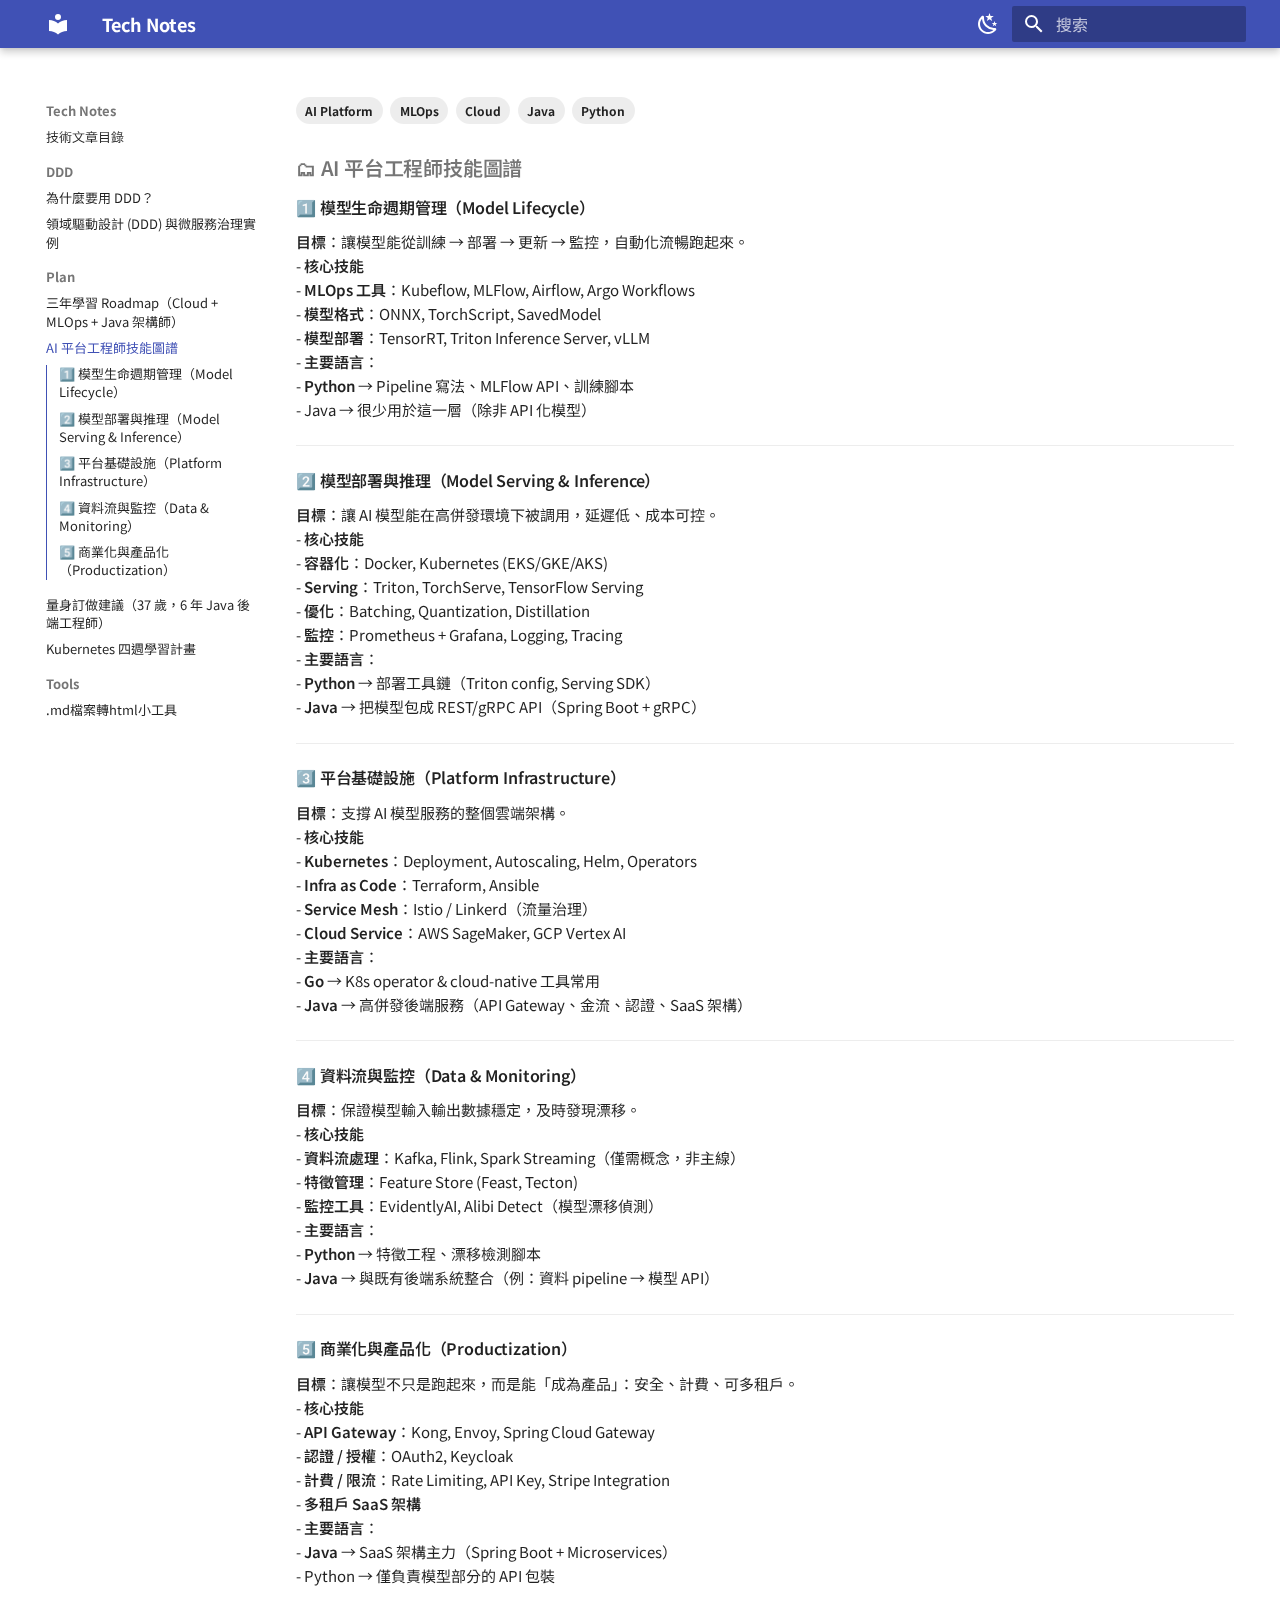
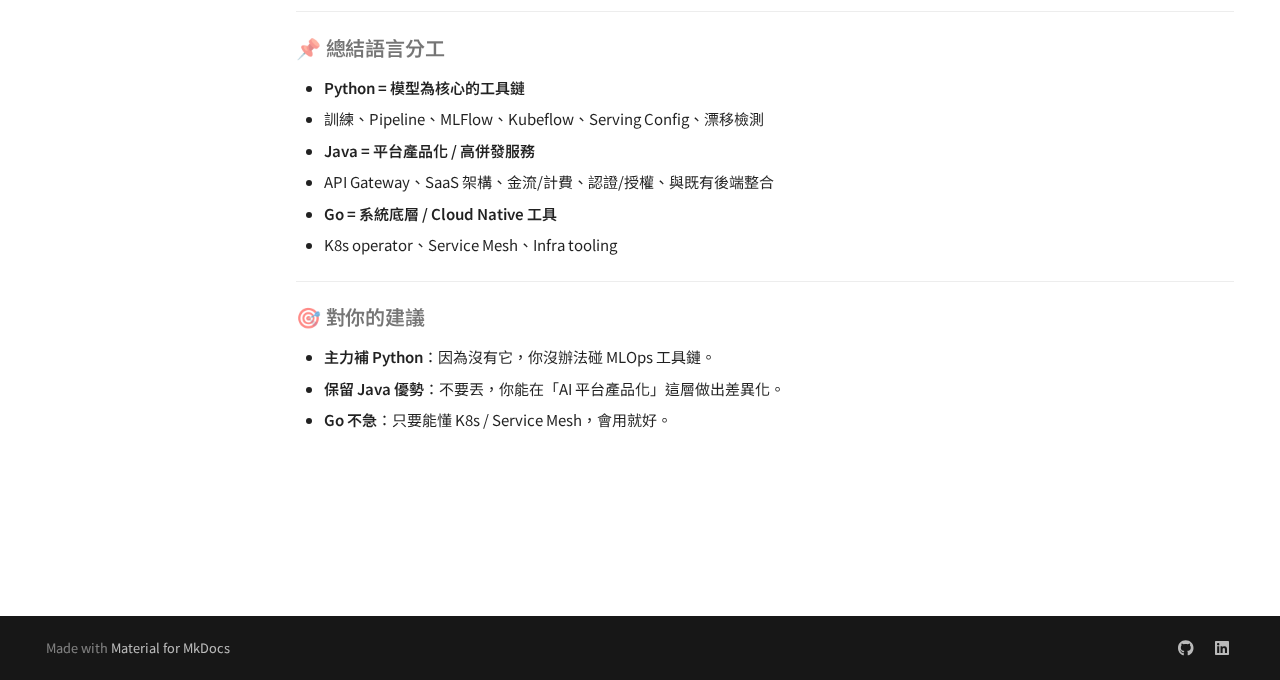
<file: plan/ai_platform_engineer_skillmap/index.html>
<!doctype html>
<html lang="zh" class="no-js">
  <head>
    
      <meta charset="utf-8">
      <meta name="viewport" content="width=device-width,initial-scale=1">
      
      
        <meta name="author" content="Ian Wang">
      
      
        <link rel="canonical" href="https://iw5420.github.io/tech-notes/plan/ai_platform_engineer_skillmap/">
      
      
        <link rel="prev" href="../3year_cloud_mlop_architect_plan/">
      
      
        <link rel="next" href="../architect_customized_analysis/">
      
      
      <link rel="icon" href="../../assets/images/favicon.png">
      <meta name="generator" content="mkdocs-1.5.3, mkdocs-material-9.5.13">
    
    
      
        <title>AI 平台工程師技能圖譜 - Tech Notes</title>
      
    
    
      <link rel="stylesheet" href="../../assets/stylesheets/main.7e359304.min.css">
      
        
        <link rel="stylesheet" href="../../assets/stylesheets/palette.06af60db.min.css">
      
      


    
    
      
    
    
      
        
        
        <link rel="preconnect" href="https://fonts.gstatic.com" crossorigin>
        <link rel="stylesheet" href="https://fonts.googleapis.com/css?family=Noto+Sans+TC:300,300i,400,400i,700,700i%7CFira+Code:400,400i,700,700i&display=fallback">
        <style>:root{--md-text-font:"Noto Sans TC";--md-code-font:"Fira Code"}</style>
      
    
    
      <link rel="stylesheet" href="../../stylesheets/extra.css">
    
    <script>__md_scope=new URL("../..",location),__md_hash=e=>[...e].reduce((e,_)=>(e<<5)-e+_.charCodeAt(0),0),__md_get=(e,_=localStorage,t=__md_scope)=>JSON.parse(_.getItem(t.pathname+"."+e)),__md_set=(e,_,t=localStorage,a=__md_scope)=>{try{t.setItem(a.pathname+"."+e,JSON.stringify(_))}catch(e){}}</script>
    
      

    
    
    
   <link href="../../assets/stylesheets/glightbox.min.css" rel="stylesheet"/><style>
    html.glightbox-open { overflow: initial; height: 100%; }
    .gslide-title { margin-top: 0px; user-select: text; }
    .gslide-desc { color: #666; user-select: text; }
    .gslide-image img { background: white; }
    .gscrollbar-fixer { padding-right: 15px; }
    .gdesc-inner { font-size: 0.75rem; }
    body[data-md-color-scheme="slate"] .gdesc-inner { background: var(--md-default-bg-color);}
    body[data-md-color-scheme="slate"] .gslide-title { color: var(--md-default-fg-color);}
    body[data-md-color-scheme="slate"] .gslide-desc { color: var(--md-default-fg-color);}</style> <script src="../../assets/javascripts/glightbox.min.js"></script></head>
  
  
    
    
      
    
    
    
    
    <body dir="ltr" data-md-color-scheme="default" data-md-color-primary="indigo" data-md-color-accent="cyan">
  
    
    <input class="md-toggle" data-md-toggle="drawer" type="checkbox" id="__drawer" autocomplete="off">
    <input class="md-toggle" data-md-toggle="search" type="checkbox" id="__search" autocomplete="off">
    <label class="md-overlay" for="__drawer"></label>
    <div data-md-component="skip">
      
        
        <a href="#ai" class="md-skip">
          跳转至
        </a>
      
    </div>
    <div data-md-component="announce">
      
    </div>
    
    
      

  

<header class="md-header md-header--shadow" data-md-component="header">
  <nav class="md-header__inner md-grid" aria-label="页眉">
    <a href="../.." title="Tech Notes" class="md-header__button md-logo" aria-label="Tech Notes" data-md-component="logo">
      
  
  <svg xmlns="http://www.w3.org/2000/svg" viewBox="0 0 24 24"><path d="M12 8a3 3 0 0 0 3-3 3 3 0 0 0-3-3 3 3 0 0 0-3 3 3 3 0 0 0 3 3m0 3.54C9.64 9.35 6.5 8 3 8v11c3.5 0 6.64 1.35 9 3.54 2.36-2.19 5.5-3.54 9-3.54V8c-3.5 0-6.64 1.35-9 3.54Z"/></svg>

    </a>
    <label class="md-header__button md-icon" for="__drawer">
      
      <svg xmlns="http://www.w3.org/2000/svg" viewBox="0 0 24 24"><path d="M3 6h18v2H3V6m0 5h18v2H3v-2m0 5h18v2H3v-2Z"/></svg>
    </label>
    <div class="md-header__title" data-md-component="header-title">
      <div class="md-header__ellipsis">
        <div class="md-header__topic">
          <span class="md-ellipsis">
            Tech Notes
          </span>
        </div>
        <div class="md-header__topic" data-md-component="header-topic">
          <span class="md-ellipsis">
            
              AI 平台工程師技能圖譜
            
          </span>
        </div>
      </div>
    </div>
    
      
        <form class="md-header__option" data-md-component="palette">
  
    
    
    
    <input class="md-option" data-md-color-media="" data-md-color-scheme="default" data-md-color-primary="indigo" data-md-color-accent="cyan"  aria-label="深色模式"  type="radio" name="__palette" id="__palette_0">
    
      <label class="md-header__button md-icon" title="深色模式" for="__palette_1" hidden>
        <svg xmlns="http://www.w3.org/2000/svg" viewBox="0 0 24 24"><path d="m17.75 4.09-2.53 1.94.91 3.06-2.63-1.81-2.63 1.81.91-3.06-2.53-1.94L12.44 4l1.06-3 1.06 3 3.19.09m3.5 6.91-1.64 1.25.59 1.98-1.7-1.17-1.7 1.17.59-1.98L15.75 11l2.06-.05L18.5 9l.69 1.95 2.06.05m-2.28 4.95c.83-.08 1.72 1.1 1.19 1.85-.32.45-.66.87-1.08 1.27C15.17 23 8.84 23 4.94 19.07c-3.91-3.9-3.91-10.24 0-14.14.4-.4.82-.76 1.27-1.08.75-.53 1.93.36 1.85 1.19-.27 2.86.69 5.83 2.89 8.02a9.96 9.96 0 0 0 8.02 2.89m-1.64 2.02a12.08 12.08 0 0 1-7.8-3.47c-2.17-2.19-3.33-5-3.49-7.82-2.81 3.14-2.7 7.96.31 10.98 3.02 3.01 7.84 3.12 10.98.31Z"/></svg>
      </label>
    
  
    
    
    
    <input class="md-option" data-md-color-media="" data-md-color-scheme="slate" data-md-color-primary="indigo" data-md-color-accent="cyan"  aria-label="淺色模式"  type="radio" name="__palette" id="__palette_1">
    
      <label class="md-header__button md-icon" title="淺色模式" for="__palette_0" hidden>
        <svg xmlns="http://www.w3.org/2000/svg" viewBox="0 0 24 24"><path d="M12 7a5 5 0 0 1 5 5 5 5 0 0 1-5 5 5 5 0 0 1-5-5 5 5 0 0 1 5-5m0 2a3 3 0 0 0-3 3 3 3 0 0 0 3 3 3 3 0 0 0 3-3 3 3 0 0 0-3-3m0-7 2.39 3.42C13.65 5.15 12.84 5 12 5c-.84 0-1.65.15-2.39.42L12 2M3.34 7l4.16-.35A7.2 7.2 0 0 0 5.94 8.5c-.44.74-.69 1.5-.83 2.29L3.34 7m.02 10 1.76-3.77a7.131 7.131 0 0 0 2.38 4.14L3.36 17M20.65 7l-1.77 3.79a7.023 7.023 0 0 0-2.38-4.15l4.15.36m-.01 10-4.14.36c.59-.51 1.12-1.14 1.54-1.86.42-.73.69-1.5.83-2.29L20.64 17M12 22l-2.41-3.44c.74.27 1.55.44 2.41.44.82 0 1.63-.17 2.37-.44L12 22Z"/></svg>
      </label>
    
  
</form>
      
    
    
      <script>var media,input,key,value,palette=__md_get("__palette");if(palette&&palette.color){"(prefers-color-scheme)"===palette.color.media&&(media=matchMedia("(prefers-color-scheme: light)"),input=document.querySelector(media.matches?"[data-md-color-media='(prefers-color-scheme: light)']":"[data-md-color-media='(prefers-color-scheme: dark)']"),palette.color.media=input.getAttribute("data-md-color-media"),palette.color.scheme=input.getAttribute("data-md-color-scheme"),palette.color.primary=input.getAttribute("data-md-color-primary"),palette.color.accent=input.getAttribute("data-md-color-accent"));for([key,value]of Object.entries(palette.color))document.body.setAttribute("data-md-color-"+key,value)}</script>
    
    
    
      <label class="md-header__button md-icon" for="__search">
        
        <svg xmlns="http://www.w3.org/2000/svg" viewBox="0 0 24 24"><path d="M9.5 3A6.5 6.5 0 0 1 16 9.5c0 1.61-.59 3.09-1.56 4.23l.27.27h.79l5 5-1.5 1.5-5-5v-.79l-.27-.27A6.516 6.516 0 0 1 9.5 16 6.5 6.5 0 0 1 3 9.5 6.5 6.5 0 0 1 9.5 3m0 2C7 5 5 7 5 9.5S7 14 9.5 14 14 12 14 9.5 12 5 9.5 5Z"/></svg>
      </label>
      <div class="md-search" data-md-component="search" role="dialog">
  <label class="md-search__overlay" for="__search"></label>
  <div class="md-search__inner" role="search">
    <form class="md-search__form" name="search">
      <input type="text" class="md-search__input" name="query" aria-label="搜索" placeholder="搜索" autocapitalize="off" autocorrect="off" autocomplete="off" spellcheck="false" data-md-component="search-query" required>
      <label class="md-search__icon md-icon" for="__search">
        
        <svg xmlns="http://www.w3.org/2000/svg" viewBox="0 0 24 24"><path d="M9.5 3A6.5 6.5 0 0 1 16 9.5c0 1.61-.59 3.09-1.56 4.23l.27.27h.79l5 5-1.5 1.5-5-5v-.79l-.27-.27A6.516 6.516 0 0 1 9.5 16 6.5 6.5 0 0 1 3 9.5 6.5 6.5 0 0 1 9.5 3m0 2C7 5 5 7 5 9.5S7 14 9.5 14 14 12 14 9.5 12 5 9.5 5Z"/></svg>
        
        <svg xmlns="http://www.w3.org/2000/svg" viewBox="0 0 24 24"><path d="M20 11v2H8l5.5 5.5-1.42 1.42L4.16 12l7.92-7.92L13.5 5.5 8 11h12Z"/></svg>
      </label>
      <nav class="md-search__options" aria-label="查找">
        
        <button type="reset" class="md-search__icon md-icon" title="清空当前内容" aria-label="清空当前内容" tabindex="-1">
          
          <svg xmlns="http://www.w3.org/2000/svg" viewBox="0 0 24 24"><path d="M19 6.41 17.59 5 12 10.59 6.41 5 5 6.41 10.59 12 5 17.59 6.41 19 12 13.41 17.59 19 19 17.59 13.41 12 19 6.41Z"/></svg>
        </button>
      </nav>
      
        <div class="md-search__suggest" data-md-component="search-suggest"></div>
      
    </form>
    <div class="md-search__output">
      <div class="md-search__scrollwrap" data-md-scrollfix>
        <div class="md-search-result" data-md-component="search-result">
          <div class="md-search-result__meta">
            正在初始化搜索引擎
          </div>
          <ol class="md-search-result__list" role="presentation"></ol>
        </div>
      </div>
    </div>
  </div>
</div>
    
    
  </nav>
  
</header>
    
    <div class="md-container" data-md-component="container">
      
      
        
          
        
      
      <main class="md-main" data-md-component="main">
        <div class="md-main__inner md-grid">
          
            
              
              <div class="md-sidebar md-sidebar--primary" data-md-component="sidebar" data-md-type="navigation" >
                <div class="md-sidebar__scrollwrap">
                  <div class="md-sidebar__inner">
                    



  

<nav class="md-nav md-nav--primary md-nav--integrated" aria-label="导航栏" data-md-level="0">
  <label class="md-nav__title" for="__drawer">
    <a href="../.." title="Tech Notes" class="md-nav__button md-logo" aria-label="Tech Notes" data-md-component="logo">
      
  
  <svg xmlns="http://www.w3.org/2000/svg" viewBox="0 0 24 24"><path d="M12 8a3 3 0 0 0 3-3 3 3 0 0 0-3-3 3 3 0 0 0-3 3 3 3 0 0 0 3 3m0 3.54C9.64 9.35 6.5 8 3 8v11c3.5 0 6.64 1.35 9 3.54 2.36-2.19 5.5-3.54 9-3.54V8c-3.5 0-6.64 1.35-9 3.54Z"/></svg>

    </a>
    Tech Notes
  </label>
  
  <ul class="md-nav__list" data-md-scrollfix>
    
      
      
  
  
  
  
    <li class="md-nav__item">
      <a href="../.." class="md-nav__link">
        
  
  <span class="md-ellipsis">
    技術文章目錄
  </span>
  

      </a>
    </li>
  

    
      
      
  
  
  
  
    
    
    
      
        
        
      
    
    
    <li class="md-nav__item md-nav__item--section md-nav__item--nested">
      
        
        
          
        
        <input class="md-nav__toggle md-toggle md-toggle--indeterminate" type="checkbox" id="__nav_2" >
        
          
          <label class="md-nav__link" for="__nav_2" id="__nav_2_label" tabindex="">
            
  
  <span class="md-ellipsis">
    DDD
  </span>
  

            <span class="md-nav__icon md-icon"></span>
          </label>
        
        <nav class="md-nav" data-md-level="1" aria-labelledby="__nav_2_label" aria-expanded="false">
          <label class="md-nav__title" for="__nav_2">
            <span class="md-nav__icon md-icon"></span>
            DDD
          </label>
          <ul class="md-nav__list" data-md-scrollfix>
            
              
                
  
  
  
  
    <li class="md-nav__item">
      <a href="../../DDD/ddd_repo_and_example/" class="md-nav__link">
        
  
  <span class="md-ellipsis">
    為什麼要用 DDD？
  </span>
  

      </a>
    </li>
  

              
            
              
                
  
  
  
  
    <li class="md-nav__item">
      <a href="../../DDD/exam_DDD_microservices/" class="md-nav__link">
        
  
  <span class="md-ellipsis">
    領域驅動設計 (DDD) 與微服務治理實例
  </span>
  

      </a>
    </li>
  

              
            
          </ul>
        </nav>
      
    </li>
  

    
      
      
  
  
    
  
  
  
    
    
    
      
        
        
      
    
    
    <li class="md-nav__item md-nav__item--active md-nav__item--section md-nav__item--nested">
      
        
        
        <input class="md-nav__toggle md-toggle " type="checkbox" id="__nav_3" checked>
        
          
          <label class="md-nav__link" for="__nav_3" id="__nav_3_label" tabindex="">
            
  
  <span class="md-ellipsis">
    Plan
  </span>
  

            <span class="md-nav__icon md-icon"></span>
          </label>
        
        <nav class="md-nav" data-md-level="1" aria-labelledby="__nav_3_label" aria-expanded="true">
          <label class="md-nav__title" for="__nav_3">
            <span class="md-nav__icon md-icon"></span>
            Plan
          </label>
          <ul class="md-nav__list" data-md-scrollfix>
            
              
                
  
  
  
  
    <li class="md-nav__item">
      <a href="../3year_cloud_mlop_architect_plan/" class="md-nav__link">
        
  
  <span class="md-ellipsis">
    三年學習 Roadmap（Cloud + MLOps + Java 架構師）
  </span>
  

      </a>
    </li>
  

              
            
              
                
  
  
    
  
  
  
    <li class="md-nav__item md-nav__item--active">
      
      <input class="md-nav__toggle md-toggle" type="checkbox" id="__toc">
      
      
        
      
      
        <label class="md-nav__link md-nav__link--active" for="__toc">
          
  
  <span class="md-ellipsis">
    AI 平台工程師技能圖譜
  </span>
  

          <span class="md-nav__icon md-icon"></span>
        </label>
      
      <a href="./" class="md-nav__link md-nav__link--active">
        
  
  <span class="md-ellipsis">
    AI 平台工程師技能圖譜
  </span>
  

      </a>
      
        

<nav class="md-nav md-nav--secondary" aria-label="目录">
  
  
  
    
  
  
    <label class="md-nav__title" for="__toc">
      <span class="md-nav__icon md-icon"></span>
      目录
    </label>
    <ul class="md-nav__list" data-md-component="toc" data-md-scrollfix>
      
        <li class="md-nav__item">
  <a href="#1-model-lifecycle" class="md-nav__link">
    <span class="md-ellipsis">
      1️⃣ 模型生命週期管理（Model Lifecycle）
    </span>
  </a>
  
</li>
      
        <li class="md-nav__item">
  <a href="#2-model-serving-inference" class="md-nav__link">
    <span class="md-ellipsis">
      2️⃣ 模型部署與推理（Model Serving &amp; Inference）
    </span>
  </a>
  
</li>
      
        <li class="md-nav__item">
  <a href="#3-platform-infrastructure" class="md-nav__link">
    <span class="md-ellipsis">
      3️⃣ 平台基礎設施（Platform Infrastructure）
    </span>
  </a>
  
</li>
      
        <li class="md-nav__item">
  <a href="#4-data-monitoring" class="md-nav__link">
    <span class="md-ellipsis">
      4️⃣ 資料流與監控（Data &amp; Monitoring）
    </span>
  </a>
  
</li>
      
        <li class="md-nav__item">
  <a href="#5-productization" class="md-nav__link">
    <span class="md-ellipsis">
      5️⃣ 商業化與產品化（Productization）
    </span>
  </a>
  
</li>
      
    </ul>
  
</nav>
      
    </li>
  

              
            
              
                
  
  
  
  
    <li class="md-nav__item">
      <a href="../architect_customized_analysis/" class="md-nav__link">
        
  
  <span class="md-ellipsis">
    量身訂做建議（37 歲，6 年 Java 後端工程師）
  </span>
  

      </a>
    </li>
  

              
            
              
                
  
  
  
  
    <li class="md-nav__item">
      <a href="../k8s_learn_1month_basic/" class="md-nav__link">
        
  
  <span class="md-ellipsis">
    Kubernetes 四週學習計畫
  </span>
  

      </a>
    </li>
  

              
            
          </ul>
        </nav>
      
    </li>
  

    
      
      
  
  
  
  
    
    
    
      
        
        
      
    
    
    <li class="md-nav__item md-nav__item--section md-nav__item--nested">
      
        
        
          
        
        <input class="md-nav__toggle md-toggle md-toggle--indeterminate" type="checkbox" id="__nav_4" >
        
          
          <label class="md-nav__link" for="__nav_4" id="__nav_4_label" tabindex="">
            
  
  <span class="md-ellipsis">
    Tools
  </span>
  

            <span class="md-nav__icon md-icon"></span>
          </label>
        
        <nav class="md-nav" data-md-level="1" aria-labelledby="__nav_4_label" aria-expanded="false">
          <label class="md-nav__title" for="__nav_4">
            <span class="md-nav__icon md-icon"></span>
            Tools
          </label>
          <ul class="md-nav__list" data-md-scrollfix>
            
              
                
  
  
  
  
    <li class="md-nav__item">
      <a href="../../tools/md2blogger-guide/" class="md-nav__link">
        
  
  <span class="md-ellipsis">
    .md檔案轉html小工具
  </span>
  

      </a>
    </li>
  

              
            
          </ul>
        </nav>
      
    </li>
  

    
  </ul>
</nav>
                  </div>
                </div>
              </div>
            
            
          
          
            <div class="md-content" data-md-component="content">
              <article class="md-content__inner md-typeset">
                
                  
  
<nav class="md-tags" >
  
    
    
    
      <span class="md-tag">AI Platform</span>
    
  
    
    
    
      <span class="md-tag">MLOps</span>
    
  
    
    
    
      <span class="md-tag">Cloud</span>
    
  
    
    
    
      <span class="md-tag">Java</span>
    
  
    
    
    
      <span class="md-tag">Python</span>
    
  
</nav>



<h1 id="ai">🗂 AI 平台工程師技能圖譜</h1>
<h2 id="1-model-lifecycle">1️⃣ 模型生命週期管理（Model Lifecycle）</h2>
<p><strong>目標</strong>：讓模型能從訓練 → 部署 → 更新 → 監控，自動化流暢跑起來。<br />
- <strong>核心技能</strong><br />
  - <strong>MLOps 工具</strong>：Kubeflow, MLFlow, Airflow, Argo Workflows<br />
  - <strong>模型格式</strong>：ONNX, TorchScript, SavedModel<br />
  - <strong>模型部署</strong>：TensorRT, Triton Inference Server, vLLM<br />
- <strong>主要語言</strong>：<br />
  - <strong>Python</strong> → Pipeline 寫法、MLFlow API、訓練腳本<br />
  - Java → 很少用於這一層（除非 API 化模型）</p>
<hr />
<h2 id="2-model-serving-inference">2️⃣ 模型部署與推理（Model Serving &amp; Inference）</h2>
<p><strong>目標</strong>：讓 AI 模型能在高併發環境下被調用，延遲低、成本可控。<br />
- <strong>核心技能</strong><br />
  - <strong>容器化</strong>：Docker, Kubernetes (EKS/GKE/AKS)<br />
  - <strong>Serving</strong>：Triton, TorchServe, TensorFlow Serving<br />
  - <strong>優化</strong>：Batching, Quantization, Distillation<br />
  - <strong>監控</strong>：Prometheus + Grafana, Logging, Tracing<br />
- <strong>主要語言</strong>：<br />
  - <strong>Python</strong> → 部署工具鏈（Triton config, Serving SDK）<br />
  - <strong>Java</strong> → 把模型包成 REST/gRPC API（Spring Boot + gRPC）  </p>
<hr />
<h2 id="3-platform-infrastructure">3️⃣ 平台基礎設施（Platform Infrastructure）</h2>
<p><strong>目標</strong>：支撐 AI 模型服務的整個雲端架構。<br />
- <strong>核心技能</strong><br />
  - <strong>Kubernetes</strong>：Deployment, Autoscaling, Helm, Operators<br />
  - <strong>Infra as Code</strong>：Terraform, Ansible<br />
  - <strong>Service Mesh</strong>：Istio / Linkerd（流量治理）<br />
  - <strong>Cloud Service</strong>：AWS SageMaker, GCP Vertex AI<br />
- <strong>主要語言</strong>：<br />
  - <strong>Go</strong> → K8s operator &amp; cloud-native 工具常用<br />
  - <strong>Java</strong> → 高併發後端服務（API Gateway、金流、認證、SaaS 架構）  </p>
<hr />
<h2 id="4-data-monitoring">4️⃣ 資料流與監控（Data &amp; Monitoring）</h2>
<p><strong>目標</strong>：保證模型輸入輸出數據穩定，及時發現漂移。<br />
- <strong>核心技能</strong><br />
  - <strong>資料流處理</strong>：Kafka, Flink, Spark Streaming（僅需概念，非主線）<br />
  - <strong>特徵管理</strong>：Feature Store (Feast, Tecton)<br />
  - <strong>監控工具</strong>：EvidentlyAI, Alibi Detect（模型漂移偵測）<br />
- <strong>主要語言</strong>：<br />
  - <strong>Python</strong> → 特徵工程、漂移檢測腳本<br />
  - <strong>Java</strong> → 與既有後端系統整合（例：資料 pipeline → 模型 API）  </p>
<hr />
<h2 id="5-productization">5️⃣ 商業化與產品化（Productization）</h2>
<p><strong>目標</strong>：讓模型不只是跑起來，而是能「成為產品」：安全、計費、可多租戶。<br />
- <strong>核心技能</strong><br />
  - <strong>API Gateway</strong>：Kong, Envoy, Spring Cloud Gateway<br />
  - <strong>認證 / 授權</strong>：OAuth2, Keycloak<br />
  - <strong>計費 / 限流</strong>：Rate Limiting, API Key, Stripe Integration<br />
  - <strong>多租戶 SaaS 架構</strong><br />
- <strong>主要語言</strong>：<br />
  - <strong>Java</strong> → SaaS 架構主力（Spring Boot + Microservices）<br />
  - Python → 僅負責模型部分的 API 包裝  </p>
<hr />
<h1 id="_1">📌 總結語言分工</h1>
<ul>
<li><strong>Python = 模型為核心的工具鏈</strong>  </li>
<li>訓練、Pipeline、MLFlow、Kubeflow、Serving Config、漂移檢測  </li>
<li><strong>Java = 平台產品化 / 高併發服務</strong>  </li>
<li>API Gateway、SaaS 架構、金流/計費、認證/授權、與既有後端整合  </li>
<li><strong>Go = 系統底層 / Cloud Native 工具</strong>  </li>
<li>K8s operator、Service Mesh、Infra tooling  </li>
</ul>
<hr />
<h1 id="_2">🎯 對你的建議</h1>
<ul>
<li><strong>主力補 Python</strong>：因為沒有它，你沒辦法碰 MLOps 工具鏈。  </li>
<li><strong>保留 Java 優勢</strong>：不要丟，你能在「AI 平台產品化」這層做出差異化。  </li>
<li><strong>Go 不急</strong>：只要能懂 K8s / Service Mesh，會用就好。  </li>
</ul>







  
  






                
              </article>
            </div>
          
          
  <script>var tabs=__md_get("__tabs");if(Array.isArray(tabs))e:for(var set of document.querySelectorAll(".tabbed-set")){var tab,labels=set.querySelector(".tabbed-labels");for(tab of tabs)for(var label of labels.getElementsByTagName("label"))if(label.innerText.trim()===tab){var input=document.getElementById(label.htmlFor);input.checked=!0;continue e}}</script>

<script>var target=document.getElementById(location.hash.slice(1));target&&target.name&&(target.checked=target.name.startsWith("__tabbed_"))</script>
        </div>
        
          <button type="button" class="md-top md-icon" data-md-component="top" hidden>
  
  <svg xmlns="http://www.w3.org/2000/svg" viewBox="0 0 24 24"><path d="M13 20h-2V8l-5.5 5.5-1.42-1.42L12 4.16l7.92 7.92-1.42 1.42L13 8v12Z"/></svg>
  回到页面顶部
</button>
        
      </main>
      
        <footer class="md-footer">
  
  <div class="md-footer-meta md-typeset">
    <div class="md-footer-meta__inner md-grid">
      <div class="md-copyright">
  
  
    Made with
    <a href="https://squidfunk.github.io/mkdocs-material/" target="_blank" rel="noopener">
      Material for MkDocs
    </a>
  
</div>
      
        <div class="md-social">
  
    
    
    
    
      
      
    
    <a href="https://github.com/iw5420" target="_blank" rel="noopener" title="github.com" class="md-social__link">
      <svg xmlns="http://www.w3.org/2000/svg" viewBox="0 0 496 512"><!--! Font Awesome Free 6.5.1 by @fontawesome - https://fontawesome.com License - https://fontawesome.com/license/free (Icons: CC BY 4.0, Fonts: SIL OFL 1.1, Code: MIT License) Copyright 2023 Fonticons, Inc.--><path d="M165.9 397.4c0 2-2.3 3.6-5.2 3.6-3.3.3-5.6-1.3-5.6-3.6 0-2 2.3-3.6 5.2-3.6 3-.3 5.6 1.3 5.6 3.6zm-31.1-4.5c-.7 2 1.3 4.3 4.3 4.9 2.6 1 5.6 0 6.2-2s-1.3-4.3-4.3-5.2c-2.6-.7-5.5.3-6.2 2.3zm44.2-1.7c-2.9.7-4.9 2.6-4.6 4.9.3 2 2.9 3.3 5.9 2.6 2.9-.7 4.9-2.6 4.6-4.6-.3-1.9-3-3.2-5.9-2.9zM244.8 8C106.1 8 0 113.3 0 252c0 110.9 69.8 205.8 169.5 239.2 12.8 2.3 17.3-5.6 17.3-12.1 0-6.2-.3-40.4-.3-61.4 0 0-70 15-84.7-29.8 0 0-11.4-29.1-27.8-36.6 0 0-22.9-15.7 1.6-15.4 0 0 24.9 2 38.6 25.8 21.9 38.6 58.6 27.5 72.9 20.9 2.3-16 8.8-27.1 16-33.7-55.9-6.2-112.3-14.3-112.3-110.5 0-27.5 7.6-41.3 23.6-58.9-2.6-6.5-11.1-33.3 2.6-67.9 20.9-6.5 69 27 69 27 20-5.6 41.5-8.5 62.8-8.5s42.8 2.9 62.8 8.5c0 0 48.1-33.6 69-27 13.7 34.7 5.2 61.4 2.6 67.9 16 17.7 25.8 31.5 25.8 58.9 0 96.5-58.9 104.2-114.8 110.5 9.2 7.9 17 22.9 17 46.4 0 33.7-.3 75.4-.3 83.6 0 6.5 4.6 14.4 17.3 12.1C428.2 457.8 496 362.9 496 252 496 113.3 383.5 8 244.8 8zM97.2 352.9c-1.3 1-1 3.3.7 5.2 1.6 1.6 3.9 2.3 5.2 1 1.3-1 1-3.3-.7-5.2-1.6-1.6-3.9-2.3-5.2-1zm-10.8-8.1c-.7 1.3.3 2.9 2.3 3.9 1.6 1 3.6.7 4.3-.7.7-1.3-.3-2.9-2.3-3.9-2-.6-3.6-.3-4.3.7zm32.4 35.6c-1.6 1.3-1 4.3 1.3 6.2 2.3 2.3 5.2 2.6 6.5 1 1.3-1.3.7-4.3-1.3-6.2-2.2-2.3-5.2-2.6-6.5-1zm-11.4-14.7c-1.6 1-1.6 3.6 0 5.9 1.6 2.3 4.3 3.3 5.6 2.3 1.6-1.3 1.6-3.9 0-6.2-1.4-2.3-4-3.3-5.6-2z"/></svg>
    </a>
  
    
    
    
    
      
      
    
    <a href="https://www.linkedin.com/in/yi-en-wang-36083b35/" target="_blank" rel="noopener" title="www.linkedin.com" class="md-social__link">
      <svg xmlns="http://www.w3.org/2000/svg" viewBox="0 0 448 512"><!--! Font Awesome Free 6.5.1 by @fontawesome - https://fontawesome.com License - https://fontawesome.com/license/free (Icons: CC BY 4.0, Fonts: SIL OFL 1.1, Code: MIT License) Copyright 2023 Fonticons, Inc.--><path d="M416 32H31.9C14.3 32 0 46.5 0 64.3v383.4C0 465.5 14.3 480 31.9 480H416c17.6 0 32-14.5 32-32.3V64.3c0-17.8-14.4-32.3-32-32.3zM135.4 416H69V202.2h66.5V416zm-33.2-243c-21.3 0-38.5-17.3-38.5-38.5S80.9 96 102.2 96c21.2 0 38.5 17.3 38.5 38.5 0 21.3-17.2 38.5-38.5 38.5zm282.1 243h-66.4V312c0-24.8-.5-56.7-34.5-56.7-34.6 0-39.9 27-39.9 54.9V416h-66.4V202.2h63.7v29.2h.9c8.9-16.8 30.6-34.5 62.9-34.5 67.2 0 79.7 44.3 79.7 101.9V416z"/></svg>
    </a>
  
</div>
      
    </div>
  </div>
</footer>
      
    </div>
    <div class="md-dialog" data-md-component="dialog">
      <div class="md-dialog__inner md-typeset"></div>
    </div>
    
    
    <script id="__config" type="application/json">{"base": "../..", "features": ["navigation.expand", "navigation.sections", "navigation.instant", "navigation.top", "toc.integrate", "search.suggest", "search.highlight", "content.code.copy", "content.code.annotate", "content.tabs.link"], "search": "../../assets/javascripts/workers/search.b8dbb3d2.min.js", "translations": {"clipboard.copied": "\u5df2\u590d\u5236", "clipboard.copy": "\u590d\u5236", "search.result.more.one": "\u5728\u8be5\u9875\u4e0a\u8fd8\u6709 1 \u4e2a\u7b26\u5408\u6761\u4ef6\u7684\u7ed3\u679c", "search.result.more.other": "\u5728\u8be5\u9875\u4e0a\u8fd8\u6709 # \u4e2a\u7b26\u5408\u6761\u4ef6\u7684\u7ed3\u679c", "search.result.none": "\u6ca1\u6709\u627e\u5230\u7b26\u5408\u6761\u4ef6\u7684\u7ed3\u679c", "search.result.one": "\u627e\u5230 1 \u4e2a\u7b26\u5408\u6761\u4ef6\u7684\u7ed3\u679c", "search.result.other": "# \u4e2a\u7b26\u5408\u6761\u4ef6\u7684\u7ed3\u679c", "search.result.placeholder": "\u952e\u5165\u4ee5\u5f00\u59cb\u641c\u7d22", "search.result.term.missing": "\u7f3a\u5c11", "select.version": "\u9009\u62e9\u5f53\u524d\u7248\u672c"}}</script>
    
    
      <script src="../../assets/javascripts/bundle.c8d2eff1.min.js"></script>
      
    
  <script id="init-glightbox">const lightbox = GLightbox({"touchNavigation": true, "loop": false, "zoomable": true, "draggable": true, "openEffect": "zoom", "closeEffect": "zoom", "slideEffect": "slide"});
document$.subscribe(() => { lightbox.reload() });
</script></body>
</html>
</file>
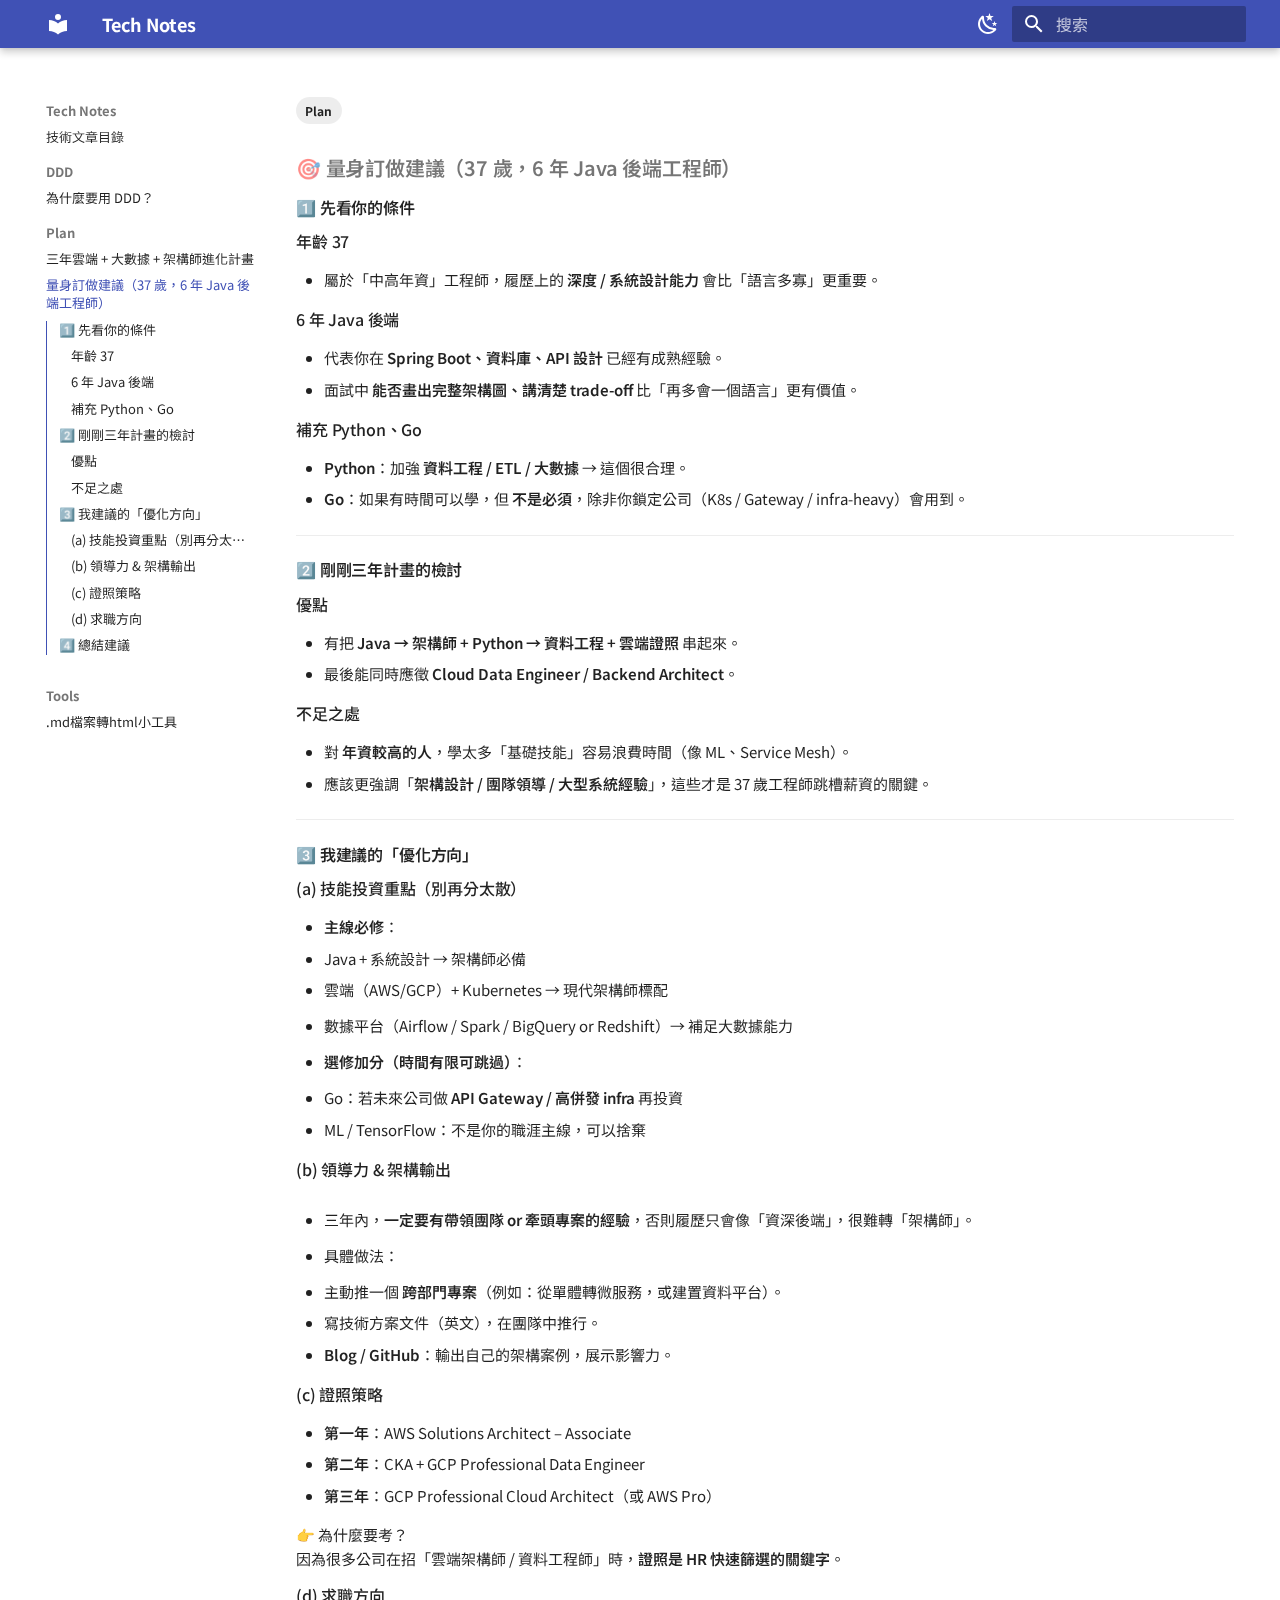
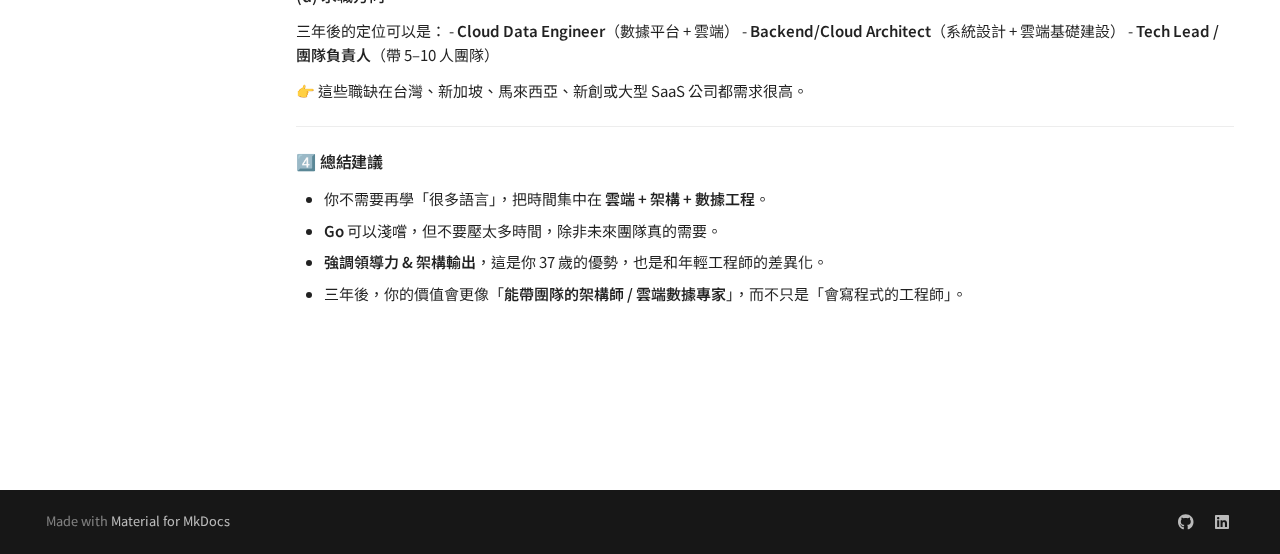
<file: plan/architect_customized_analysis/index.html>
<!doctype html>
<html lang="zh" class="no-js">
  <head>
    
      <meta charset="utf-8">
      <meta name="viewport" content="width=device-width,initial-scale=1">
      
      
        <meta name="author" content="Ian Wang">
      
      
        <link rel="canonical" href="https://iw5420.github.io/tech-notes/plan/architect_customized_analysis/">
      
      
        <link rel="prev" href="../3year_architect_plan/">
      
      
        <link rel="next" href="../../tools/md2blogger-guide/">
      
      
      <link rel="icon" href="../../assets/images/favicon.png">
      <meta name="generator" content="mkdocs-1.5.3, mkdocs-material-9.5.13">
    
    
      
        <title>量身訂做建議（37 歲，6 年 Java 後端工程師） - Tech Notes</title>
      
    
    
      <link rel="stylesheet" href="../../assets/stylesheets/main.7e359304.min.css">
      
        
        <link rel="stylesheet" href="../../assets/stylesheets/palette.06af60db.min.css">
      
      


    
    
      
    
    
      
        
        
        <link rel="preconnect" href="https://fonts.gstatic.com" crossorigin>
        <link rel="stylesheet" href="https://fonts.googleapis.com/css?family=Noto+Sans+TC:300,300i,400,400i,700,700i%7CFira+Code:400,400i,700,700i&display=fallback">
        <style>:root{--md-text-font:"Noto Sans TC";--md-code-font:"Fira Code"}</style>
      
    
    
      <link rel="stylesheet" href="../../stylesheets/extra.css">
    
    <script>__md_scope=new URL("../..",location),__md_hash=e=>[...e].reduce((e,_)=>(e<<5)-e+_.charCodeAt(0),0),__md_get=(e,_=localStorage,t=__md_scope)=>JSON.parse(_.getItem(t.pathname+"."+e)),__md_set=(e,_,t=localStorage,a=__md_scope)=>{try{t.setItem(a.pathname+"."+e,JSON.stringify(_))}catch(e){}}</script>
    
      

    
    
    
   <link href="../../assets/stylesheets/glightbox.min.css" rel="stylesheet"/><style>
    html.glightbox-open { overflow: initial; height: 100%; }
    .gslide-title { margin-top: 0px; user-select: text; }
    .gslide-desc { color: #666; user-select: text; }
    .gslide-image img { background: white; }
    .gscrollbar-fixer { padding-right: 15px; }
    .gdesc-inner { font-size: 0.75rem; }
    body[data-md-color-scheme="slate"] .gdesc-inner { background: var(--md-default-bg-color);}
    body[data-md-color-scheme="slate"] .gslide-title { color: var(--md-default-fg-color);}
    body[data-md-color-scheme="slate"] .gslide-desc { color: var(--md-default-fg-color);}</style> <script src="../../assets/javascripts/glightbox.min.js"></script></head>
  
  
    
    
      
    
    
    
    
    <body dir="ltr" data-md-color-scheme="default" data-md-color-primary="indigo" data-md-color-accent="cyan">
  
    
    <input class="md-toggle" data-md-toggle="drawer" type="checkbox" id="__drawer" autocomplete="off">
    <input class="md-toggle" data-md-toggle="search" type="checkbox" id="__search" autocomplete="off">
    <label class="md-overlay" for="__drawer"></label>
    <div data-md-component="skip">
      
        
        <a href="#37-6-java" class="md-skip">
          跳转至
        </a>
      
    </div>
    <div data-md-component="announce">
      
    </div>
    
    
      

  

<header class="md-header md-header--shadow" data-md-component="header">
  <nav class="md-header__inner md-grid" aria-label="页眉">
    <a href="../.." title="Tech Notes" class="md-header__button md-logo" aria-label="Tech Notes" data-md-component="logo">
      
  
  <svg xmlns="http://www.w3.org/2000/svg" viewBox="0 0 24 24"><path d="M12 8a3 3 0 0 0 3-3 3 3 0 0 0-3-3 3 3 0 0 0-3 3 3 3 0 0 0 3 3m0 3.54C9.64 9.35 6.5 8 3 8v11c3.5 0 6.64 1.35 9 3.54 2.36-2.19 5.5-3.54 9-3.54V8c-3.5 0-6.64 1.35-9 3.54Z"/></svg>

    </a>
    <label class="md-header__button md-icon" for="__drawer">
      
      <svg xmlns="http://www.w3.org/2000/svg" viewBox="0 0 24 24"><path d="M3 6h18v2H3V6m0 5h18v2H3v-2m0 5h18v2H3v-2Z"/></svg>
    </label>
    <div class="md-header__title" data-md-component="header-title">
      <div class="md-header__ellipsis">
        <div class="md-header__topic">
          <span class="md-ellipsis">
            Tech Notes
          </span>
        </div>
        <div class="md-header__topic" data-md-component="header-topic">
          <span class="md-ellipsis">
            
              量身訂做建議（37 歲，6 年 Java 後端工程師）
            
          </span>
        </div>
      </div>
    </div>
    
      
        <form class="md-header__option" data-md-component="palette">
  
    
    
    
    <input class="md-option" data-md-color-media="" data-md-color-scheme="default" data-md-color-primary="indigo" data-md-color-accent="cyan"  aria-label="深色模式"  type="radio" name="__palette" id="__palette_0">
    
      <label class="md-header__button md-icon" title="深色模式" for="__palette_1" hidden>
        <svg xmlns="http://www.w3.org/2000/svg" viewBox="0 0 24 24"><path d="m17.75 4.09-2.53 1.94.91 3.06-2.63-1.81-2.63 1.81.91-3.06-2.53-1.94L12.44 4l1.06-3 1.06 3 3.19.09m3.5 6.91-1.64 1.25.59 1.98-1.7-1.17-1.7 1.17.59-1.98L15.75 11l2.06-.05L18.5 9l.69 1.95 2.06.05m-2.28 4.95c.83-.08 1.72 1.1 1.19 1.85-.32.45-.66.87-1.08 1.27C15.17 23 8.84 23 4.94 19.07c-3.91-3.9-3.91-10.24 0-14.14.4-.4.82-.76 1.27-1.08.75-.53 1.93.36 1.85 1.19-.27 2.86.69 5.83 2.89 8.02a9.96 9.96 0 0 0 8.02 2.89m-1.64 2.02a12.08 12.08 0 0 1-7.8-3.47c-2.17-2.19-3.33-5-3.49-7.82-2.81 3.14-2.7 7.96.31 10.98 3.02 3.01 7.84 3.12 10.98.31Z"/></svg>
      </label>
    
  
    
    
    
    <input class="md-option" data-md-color-media="" data-md-color-scheme="slate" data-md-color-primary="indigo" data-md-color-accent="cyan"  aria-label="淺色模式"  type="radio" name="__palette" id="__palette_1">
    
      <label class="md-header__button md-icon" title="淺色模式" for="__palette_0" hidden>
        <svg xmlns="http://www.w3.org/2000/svg" viewBox="0 0 24 24"><path d="M12 7a5 5 0 0 1 5 5 5 5 0 0 1-5 5 5 5 0 0 1-5-5 5 5 0 0 1 5-5m0 2a3 3 0 0 0-3 3 3 3 0 0 0 3 3 3 3 0 0 0 3-3 3 3 0 0 0-3-3m0-7 2.39 3.42C13.65 5.15 12.84 5 12 5c-.84 0-1.65.15-2.39.42L12 2M3.34 7l4.16-.35A7.2 7.2 0 0 0 5.94 8.5c-.44.74-.69 1.5-.83 2.29L3.34 7m.02 10 1.76-3.77a7.131 7.131 0 0 0 2.38 4.14L3.36 17M20.65 7l-1.77 3.79a7.023 7.023 0 0 0-2.38-4.15l4.15.36m-.01 10-4.14.36c.59-.51 1.12-1.14 1.54-1.86.42-.73.69-1.5.83-2.29L20.64 17M12 22l-2.41-3.44c.74.27 1.55.44 2.41.44.82 0 1.63-.17 2.37-.44L12 22Z"/></svg>
      </label>
    
  
</form>
      
    
    
      <script>var media,input,key,value,palette=__md_get("__palette");if(palette&&palette.color){"(prefers-color-scheme)"===palette.color.media&&(media=matchMedia("(prefers-color-scheme: light)"),input=document.querySelector(media.matches?"[data-md-color-media='(prefers-color-scheme: light)']":"[data-md-color-media='(prefers-color-scheme: dark)']"),palette.color.media=input.getAttribute("data-md-color-media"),palette.color.scheme=input.getAttribute("data-md-color-scheme"),palette.color.primary=input.getAttribute("data-md-color-primary"),palette.color.accent=input.getAttribute("data-md-color-accent"));for([key,value]of Object.entries(palette.color))document.body.setAttribute("data-md-color-"+key,value)}</script>
    
    
    
      <label class="md-header__button md-icon" for="__search">
        
        <svg xmlns="http://www.w3.org/2000/svg" viewBox="0 0 24 24"><path d="M9.5 3A6.5 6.5 0 0 1 16 9.5c0 1.61-.59 3.09-1.56 4.23l.27.27h.79l5 5-1.5 1.5-5-5v-.79l-.27-.27A6.516 6.516 0 0 1 9.5 16 6.5 6.5 0 0 1 3 9.5 6.5 6.5 0 0 1 9.5 3m0 2C7 5 5 7 5 9.5S7 14 9.5 14 14 12 14 9.5 12 5 9.5 5Z"/></svg>
      </label>
      <div class="md-search" data-md-component="search" role="dialog">
  <label class="md-search__overlay" for="__search"></label>
  <div class="md-search__inner" role="search">
    <form class="md-search__form" name="search">
      <input type="text" class="md-search__input" name="query" aria-label="搜索" placeholder="搜索" autocapitalize="off" autocorrect="off" autocomplete="off" spellcheck="false" data-md-component="search-query" required>
      <label class="md-search__icon md-icon" for="__search">
        
        <svg xmlns="http://www.w3.org/2000/svg" viewBox="0 0 24 24"><path d="M9.5 3A6.5 6.5 0 0 1 16 9.5c0 1.61-.59 3.09-1.56 4.23l.27.27h.79l5 5-1.5 1.5-5-5v-.79l-.27-.27A6.516 6.516 0 0 1 9.5 16 6.5 6.5 0 0 1 3 9.5 6.5 6.5 0 0 1 9.5 3m0 2C7 5 5 7 5 9.5S7 14 9.5 14 14 12 14 9.5 12 5 9.5 5Z"/></svg>
        
        <svg xmlns="http://www.w3.org/2000/svg" viewBox="0 0 24 24"><path d="M20 11v2H8l5.5 5.5-1.42 1.42L4.16 12l7.92-7.92L13.5 5.5 8 11h12Z"/></svg>
      </label>
      <nav class="md-search__options" aria-label="查找">
        
        <button type="reset" class="md-search__icon md-icon" title="清空当前内容" aria-label="清空当前内容" tabindex="-1">
          
          <svg xmlns="http://www.w3.org/2000/svg" viewBox="0 0 24 24"><path d="M19 6.41 17.59 5 12 10.59 6.41 5 5 6.41 10.59 12 5 17.59 6.41 19 12 13.41 17.59 19 19 17.59 13.41 12 19 6.41Z"/></svg>
        </button>
      </nav>
      
        <div class="md-search__suggest" data-md-component="search-suggest"></div>
      
    </form>
    <div class="md-search__output">
      <div class="md-search__scrollwrap" data-md-scrollfix>
        <div class="md-search-result" data-md-component="search-result">
          <div class="md-search-result__meta">
            正在初始化搜索引擎
          </div>
          <ol class="md-search-result__list" role="presentation"></ol>
        </div>
      </div>
    </div>
  </div>
</div>
    
    
  </nav>
  
</header>
    
    <div class="md-container" data-md-component="container">
      
      
        
          
        
      
      <main class="md-main" data-md-component="main">
        <div class="md-main__inner md-grid">
          
            
              
              <div class="md-sidebar md-sidebar--primary" data-md-component="sidebar" data-md-type="navigation" >
                <div class="md-sidebar__scrollwrap">
                  <div class="md-sidebar__inner">
                    



  

<nav class="md-nav md-nav--primary md-nav--integrated" aria-label="导航栏" data-md-level="0">
  <label class="md-nav__title" for="__drawer">
    <a href="../.." title="Tech Notes" class="md-nav__button md-logo" aria-label="Tech Notes" data-md-component="logo">
      
  
  <svg xmlns="http://www.w3.org/2000/svg" viewBox="0 0 24 24"><path d="M12 8a3 3 0 0 0 3-3 3 3 0 0 0-3-3 3 3 0 0 0-3 3 3 3 0 0 0 3 3m0 3.54C9.64 9.35 6.5 8 3 8v11c3.5 0 6.64 1.35 9 3.54 2.36-2.19 5.5-3.54 9-3.54V8c-3.5 0-6.64 1.35-9 3.54Z"/></svg>

    </a>
    Tech Notes
  </label>
  
  <ul class="md-nav__list" data-md-scrollfix>
    
      
      
  
  
  
  
    <li class="md-nav__item">
      <a href="../.." class="md-nav__link">
        
  
  <span class="md-ellipsis">
    技術文章目錄
  </span>
  

      </a>
    </li>
  

    
      
      
  
  
  
  
    
    
    
      
        
        
      
    
    
    <li class="md-nav__item md-nav__item--section md-nav__item--nested">
      
        
        
          
        
        <input class="md-nav__toggle md-toggle md-toggle--indeterminate" type="checkbox" id="__nav_2" >
        
          
          <label class="md-nav__link" for="__nav_2" id="__nav_2_label" tabindex="">
            
  
  <span class="md-ellipsis">
    DDD
  </span>
  

            <span class="md-nav__icon md-icon"></span>
          </label>
        
        <nav class="md-nav" data-md-level="1" aria-labelledby="__nav_2_label" aria-expanded="false">
          <label class="md-nav__title" for="__nav_2">
            <span class="md-nav__icon md-icon"></span>
            DDD
          </label>
          <ul class="md-nav__list" data-md-scrollfix>
            
              
                
  
  
  
  
    <li class="md-nav__item">
      <a href="../../DDD/ddd_repo_and_example/" class="md-nav__link">
        
  
  <span class="md-ellipsis">
    為什麼要用 DDD？
  </span>
  

      </a>
    </li>
  

              
            
          </ul>
        </nav>
      
    </li>
  

    
      
      
  
  
    
  
  
  
    
    
    
      
        
        
      
    
    
    <li class="md-nav__item md-nav__item--active md-nav__item--section md-nav__item--nested">
      
        
        
        <input class="md-nav__toggle md-toggle " type="checkbox" id="__nav_3" checked>
        
          
          <label class="md-nav__link" for="__nav_3" id="__nav_3_label" tabindex="">
            
  
  <span class="md-ellipsis">
    Plan
  </span>
  

            <span class="md-nav__icon md-icon"></span>
          </label>
        
        <nav class="md-nav" data-md-level="1" aria-labelledby="__nav_3_label" aria-expanded="true">
          <label class="md-nav__title" for="__nav_3">
            <span class="md-nav__icon md-icon"></span>
            Plan
          </label>
          <ul class="md-nav__list" data-md-scrollfix>
            
              
                
  
  
  
  
    <li class="md-nav__item">
      <a href="../3year_architect_plan/" class="md-nav__link">
        
  
  <span class="md-ellipsis">
    三年雲端 + 大數據 + 架構師進化計畫
  </span>
  

      </a>
    </li>
  

              
            
              
                
  
  
    
  
  
  
    <li class="md-nav__item md-nav__item--active">
      
      <input class="md-nav__toggle md-toggle" type="checkbox" id="__toc">
      
      
        
      
      
        <label class="md-nav__link md-nav__link--active" for="__toc">
          
  
  <span class="md-ellipsis">
    量身訂做建議（37 歲，6 年 Java 後端工程師）
  </span>
  

          <span class="md-nav__icon md-icon"></span>
        </label>
      
      <a href="./" class="md-nav__link md-nav__link--active">
        
  
  <span class="md-ellipsis">
    量身訂做建議（37 歲，6 年 Java 後端工程師）
  </span>
  

      </a>
      
        

<nav class="md-nav md-nav--secondary" aria-label="目录">
  
  
  
    
  
  
    <label class="md-nav__title" for="__toc">
      <span class="md-nav__icon md-icon"></span>
      目录
    </label>
    <ul class="md-nav__list" data-md-component="toc" data-md-scrollfix>
      
        <li class="md-nav__item">
  <a href="#1" class="md-nav__link">
    <span class="md-ellipsis">
      1️⃣ 先看你的條件
    </span>
  </a>
  
    <nav class="md-nav" aria-label="1️⃣ 先看你的條件">
      <ul class="md-nav__list">
        
          <li class="md-nav__item">
  <a href="#37" class="md-nav__link">
    <span class="md-ellipsis">
      年齡 37
    </span>
  </a>
  
</li>
        
          <li class="md-nav__item">
  <a href="#6-java" class="md-nav__link">
    <span class="md-ellipsis">
      6 年 Java 後端
    </span>
  </a>
  
</li>
        
          <li class="md-nav__item">
  <a href="#pythongo" class="md-nav__link">
    <span class="md-ellipsis">
      補充 Python、Go
    </span>
  </a>
  
</li>
        
      </ul>
    </nav>
  
</li>
      
        <li class="md-nav__item">
  <a href="#2" class="md-nav__link">
    <span class="md-ellipsis">
      2️⃣ 剛剛三年計畫的檢討
    </span>
  </a>
  
    <nav class="md-nav" aria-label="2️⃣ 剛剛三年計畫的檢討">
      <ul class="md-nav__list">
        
          <li class="md-nav__item">
  <a href="#_1" class="md-nav__link">
    <span class="md-ellipsis">
      優點
    </span>
  </a>
  
</li>
        
          <li class="md-nav__item">
  <a href="#_2" class="md-nav__link">
    <span class="md-ellipsis">
      不足之處
    </span>
  </a>
  
</li>
        
      </ul>
    </nav>
  
</li>
      
        <li class="md-nav__item">
  <a href="#3" class="md-nav__link">
    <span class="md-ellipsis">
      3️⃣ 我建議的「優化方向」
    </span>
  </a>
  
    <nav class="md-nav" aria-label="3️⃣ 我建議的「優化方向」">
      <ul class="md-nav__list">
        
          <li class="md-nav__item">
  <a href="#a" class="md-nav__link">
    <span class="md-ellipsis">
      (a) 技能投資重點（別再分太散）
    </span>
  </a>
  
</li>
        
          <li class="md-nav__item">
  <a href="#b" class="md-nav__link">
    <span class="md-ellipsis">
      (b) 領導力 &amp; 架構輸出
    </span>
  </a>
  
</li>
        
          <li class="md-nav__item">
  <a href="#c" class="md-nav__link">
    <span class="md-ellipsis">
      (c) 證照策略
    </span>
  </a>
  
</li>
        
          <li class="md-nav__item">
  <a href="#d" class="md-nav__link">
    <span class="md-ellipsis">
      (d) 求職方向
    </span>
  </a>
  
</li>
        
      </ul>
    </nav>
  
</li>
      
        <li class="md-nav__item">
  <a href="#4" class="md-nav__link">
    <span class="md-ellipsis">
      4️⃣ 總結建議
    </span>
  </a>
  
</li>
      
    </ul>
  
</nav>
      
    </li>
  

              
            
          </ul>
        </nav>
      
    </li>
  

    
      
      
  
  
  
  
    
    
    
      
        
        
      
    
    
    <li class="md-nav__item md-nav__item--section md-nav__item--nested">
      
        
        
          
        
        <input class="md-nav__toggle md-toggle md-toggle--indeterminate" type="checkbox" id="__nav_4" >
        
          
          <label class="md-nav__link" for="__nav_4" id="__nav_4_label" tabindex="">
            
  
  <span class="md-ellipsis">
    Tools
  </span>
  

            <span class="md-nav__icon md-icon"></span>
          </label>
        
        <nav class="md-nav" data-md-level="1" aria-labelledby="__nav_4_label" aria-expanded="false">
          <label class="md-nav__title" for="__nav_4">
            <span class="md-nav__icon md-icon"></span>
            Tools
          </label>
          <ul class="md-nav__list" data-md-scrollfix>
            
              
                
  
  
  
  
    <li class="md-nav__item">
      <a href="../../tools/md2blogger-guide/" class="md-nav__link">
        
  
  <span class="md-ellipsis">
    .md檔案轉html小工具
  </span>
  

      </a>
    </li>
  

              
            
          </ul>
        </nav>
      
    </li>
  

    
  </ul>
</nav>
                  </div>
                </div>
              </div>
            
            
          
          
            <div class="md-content" data-md-component="content">
              <article class="md-content__inner md-typeset">
                
                  
  
<nav class="md-tags" >
  
    
    
    
      <span class="md-tag">Plan</span>
    
  
</nav>



<h1 id="37-6-java">🎯 量身訂做建議（37 歲，6 年 Java 後端工程師）</h1>
<h2 id="1">1️⃣ 先看你的條件</h2>
<h3 id="37">年齡 37</h3>
<ul>
<li>屬於「中高年資」工程師，履歷上的 <strong>深度 / 系統設計能力</strong> 會比「語言多寡」更重要。</li>
</ul>
<h3 id="6-java">6 年 Java 後端</h3>
<ul>
<li>代表你在 <strong>Spring Boot、資料庫、API 設計</strong> 已經有成熟經驗。</li>
<li>面試中 <strong>能否畫出完整架構圖、講清楚 trade-off</strong> 比「再多會一個語言」更有價值。</li>
</ul>
<h3 id="pythongo">補充 Python、Go</h3>
<ul>
<li><strong>Python</strong>：加強 <strong>資料工程 / ETL / 大數據</strong> → 這個很合理。</li>
<li><strong>Go</strong>：如果有時間可以學，但 <strong>不是必須</strong>，除非你鎖定公司（K8s / Gateway / infra-heavy）會用到。</li>
</ul>
<hr />
<h2 id="2">2️⃣ 剛剛三年計畫的檢討</h2>
<h3 id="_1">優點</h3>
<ul>
<li>有把 <strong>Java → 架構師 + Python → 資料工程 + 雲端證照</strong> 串起來。</li>
<li>最後能同時應徵 <strong>Cloud Data Engineer / Backend Architect</strong>。</li>
</ul>
<h3 id="_2">不足之處</h3>
<ul>
<li>對 <strong>年資較高的人</strong>，學太多「基礎技能」容易浪費時間（像 ML、Service Mesh）。</li>
<li>應該更強調「<strong>架構設計 / 團隊領導 / 大型系統經驗</strong>」，這些才是 37 歲工程師跳槽薪資的關鍵。</li>
</ul>
<hr />
<h2 id="3">3️⃣ 我建議的「優化方向」</h2>
<h3 id="a">(a) 技能投資重點（別再分太散）</h3>
<ul>
<li><strong>主線必修</strong>：</li>
<li>Java + 系統設計 → 架構師必備</li>
<li>雲端（AWS/GCP）+ Kubernetes → 現代架構師標配</li>
<li>
<p>數據平台（Airflow / Spark / BigQuery or Redshift）→ 補足大數據能力</p>
</li>
<li>
<p><strong>選修加分（時間有限可跳過）</strong>：</p>
</li>
<li>Go：若未來公司做 <strong>API Gateway / 高併發 infra</strong> 再投資</li>
<li>ML / TensorFlow：不是你的職涯主線，可以捨棄</li>
</ul>
<h3 id="b">(b) 領導力 &amp; 架構輸出</h3>
<ul>
<li>
<p>三年內，<strong>一定要有帶領團隊 or 牽頭專案的經驗</strong>，否則履歷只會像「資深後端」，很難轉「架構師」。</p>
</li>
<li>
<p>具體做法：</p>
</li>
<li>主動推一個 <strong>跨部門專案</strong>（例如：從單體轉微服務，或建置資料平台）。</li>
<li>寫技術方案文件（英文），在團隊中推行。</li>
<li><strong>Blog / GitHub</strong>：輸出自己的架構案例，展示影響力。</li>
</ul>
<h3 id="c">(c) 證照策略</h3>
<ul>
<li><strong>第一年</strong>：AWS Solutions Architect – Associate</li>
<li><strong>第二年</strong>：CKA + GCP Professional Data Engineer</li>
<li><strong>第三年</strong>：GCP Professional Cloud Architect（或 AWS Pro）</li>
</ul>
<p>👉 為什麼要考？<br />
因為很多公司在招「雲端架構師 / 資料工程師」時，<strong>證照是 HR 快速篩選的關鍵字</strong>。</p>
<h3 id="d">(d) 求職方向</h3>
<p>三年後的定位可以是：
- <strong>Cloud Data Engineer</strong>（數據平台 + 雲端）
- <strong>Backend/Cloud Architect</strong>（系統設計 + 雲端基礎建設）
- <strong>Tech Lead / 團隊負責人</strong>（帶 5–10 人團隊）</p>
<p>👉 這些職缺在台灣、新加坡、馬來西亞、新創或大型 SaaS 公司都需求很高。</p>
<hr />
<h2 id="4">4️⃣ 總結建議</h2>
<ul>
<li>你不需要再學「很多語言」，把時間集中在 <strong>雲端 + 架構 + 數據工程</strong>。</li>
<li><strong>Go</strong> 可以淺嚐，但不要壓太多時間，除非未來團隊真的需要。</li>
<li><strong>強調領導力 &amp; 架構輸出</strong>，這是你 37 歲的優勢，也是和年輕工程師的差異化。</li>
<li>三年後，你的價值會更像「<strong>能帶團隊的架構師 / 雲端數據專家</strong>」，而不只是「會寫程式的工程師」。</li>
</ul>







  
  






                
              </article>
            </div>
          
          
  <script>var tabs=__md_get("__tabs");if(Array.isArray(tabs))e:for(var set of document.querySelectorAll(".tabbed-set")){var tab,labels=set.querySelector(".tabbed-labels");for(tab of tabs)for(var label of labels.getElementsByTagName("label"))if(label.innerText.trim()===tab){var input=document.getElementById(label.htmlFor);input.checked=!0;continue e}}</script>

<script>var target=document.getElementById(location.hash.slice(1));target&&target.name&&(target.checked=target.name.startsWith("__tabbed_"))</script>
        </div>
        
          <button type="button" class="md-top md-icon" data-md-component="top" hidden>
  
  <svg xmlns="http://www.w3.org/2000/svg" viewBox="0 0 24 24"><path d="M13 20h-2V8l-5.5 5.5-1.42-1.42L12 4.16l7.92 7.92-1.42 1.42L13 8v12Z"/></svg>
  回到页面顶部
</button>
        
      </main>
      
        <footer class="md-footer">
  
  <div class="md-footer-meta md-typeset">
    <div class="md-footer-meta__inner md-grid">
      <div class="md-copyright">
  
  
    Made with
    <a href="https://squidfunk.github.io/mkdocs-material/" target="_blank" rel="noopener">
      Material for MkDocs
    </a>
  
</div>
      
        <div class="md-social">
  
    
    
    
    
      
      
    
    <a href="https://github.com/iw5420" target="_blank" rel="noopener" title="github.com" class="md-social__link">
      <svg xmlns="http://www.w3.org/2000/svg" viewBox="0 0 496 512"><!--! Font Awesome Free 6.5.1 by @fontawesome - https://fontawesome.com License - https://fontawesome.com/license/free (Icons: CC BY 4.0, Fonts: SIL OFL 1.1, Code: MIT License) Copyright 2023 Fonticons, Inc.--><path d="M165.9 397.4c0 2-2.3 3.6-5.2 3.6-3.3.3-5.6-1.3-5.6-3.6 0-2 2.3-3.6 5.2-3.6 3-.3 5.6 1.3 5.6 3.6zm-31.1-4.5c-.7 2 1.3 4.3 4.3 4.9 2.6 1 5.6 0 6.2-2s-1.3-4.3-4.3-5.2c-2.6-.7-5.5.3-6.2 2.3zm44.2-1.7c-2.9.7-4.9 2.6-4.6 4.9.3 2 2.9 3.3 5.9 2.6 2.9-.7 4.9-2.6 4.6-4.6-.3-1.9-3-3.2-5.9-2.9zM244.8 8C106.1 8 0 113.3 0 252c0 110.9 69.8 205.8 169.5 239.2 12.8 2.3 17.3-5.6 17.3-12.1 0-6.2-.3-40.4-.3-61.4 0 0-70 15-84.7-29.8 0 0-11.4-29.1-27.8-36.6 0 0-22.9-15.7 1.6-15.4 0 0 24.9 2 38.6 25.8 21.9 38.6 58.6 27.5 72.9 20.9 2.3-16 8.8-27.1 16-33.7-55.9-6.2-112.3-14.3-112.3-110.5 0-27.5 7.6-41.3 23.6-58.9-2.6-6.5-11.1-33.3 2.6-67.9 20.9-6.5 69 27 69 27 20-5.6 41.5-8.5 62.8-8.5s42.8 2.9 62.8 8.5c0 0 48.1-33.6 69-27 13.7 34.7 5.2 61.4 2.6 67.9 16 17.7 25.8 31.5 25.8 58.9 0 96.5-58.9 104.2-114.8 110.5 9.2 7.9 17 22.9 17 46.4 0 33.7-.3 75.4-.3 83.6 0 6.5 4.6 14.4 17.3 12.1C428.2 457.8 496 362.9 496 252 496 113.3 383.5 8 244.8 8zM97.2 352.9c-1.3 1-1 3.3.7 5.2 1.6 1.6 3.9 2.3 5.2 1 1.3-1 1-3.3-.7-5.2-1.6-1.6-3.9-2.3-5.2-1zm-10.8-8.1c-.7 1.3.3 2.9 2.3 3.9 1.6 1 3.6.7 4.3-.7.7-1.3-.3-2.9-2.3-3.9-2-.6-3.6-.3-4.3.7zm32.4 35.6c-1.6 1.3-1 4.3 1.3 6.2 2.3 2.3 5.2 2.6 6.5 1 1.3-1.3.7-4.3-1.3-6.2-2.2-2.3-5.2-2.6-6.5-1zm-11.4-14.7c-1.6 1-1.6 3.6 0 5.9 1.6 2.3 4.3 3.3 5.6 2.3 1.6-1.3 1.6-3.9 0-6.2-1.4-2.3-4-3.3-5.6-2z"/></svg>
    </a>
  
    
    
    
    
      
      
    
    <a href="https://www.linkedin.com/in/yi-en-wang-36083b35/" target="_blank" rel="noopener" title="www.linkedin.com" class="md-social__link">
      <svg xmlns="http://www.w3.org/2000/svg" viewBox="0 0 448 512"><!--! Font Awesome Free 6.5.1 by @fontawesome - https://fontawesome.com License - https://fontawesome.com/license/free (Icons: CC BY 4.0, Fonts: SIL OFL 1.1, Code: MIT License) Copyright 2023 Fonticons, Inc.--><path d="M416 32H31.9C14.3 32 0 46.5 0 64.3v383.4C0 465.5 14.3 480 31.9 480H416c17.6 0 32-14.5 32-32.3V64.3c0-17.8-14.4-32.3-32-32.3zM135.4 416H69V202.2h66.5V416zm-33.2-243c-21.3 0-38.5-17.3-38.5-38.5S80.9 96 102.2 96c21.2 0 38.5 17.3 38.5 38.5 0 21.3-17.2 38.5-38.5 38.5zm282.1 243h-66.4V312c0-24.8-.5-56.7-34.5-56.7-34.6 0-39.9 27-39.9 54.9V416h-66.4V202.2h63.7v29.2h.9c8.9-16.8 30.6-34.5 62.9-34.5 67.2 0 79.7 44.3 79.7 101.9V416z"/></svg>
    </a>
  
</div>
      
    </div>
  </div>
</footer>
      
    </div>
    <div class="md-dialog" data-md-component="dialog">
      <div class="md-dialog__inner md-typeset"></div>
    </div>
    
    
    <script id="__config" type="application/json">{"base": "../..", "features": ["navigation.expand", "navigation.sections", "navigation.instant", "navigation.top", "toc.integrate", "search.suggest", "search.highlight", "content.code.copy", "content.code.annotate", "content.tabs.link"], "search": "../../assets/javascripts/workers/search.b8dbb3d2.min.js", "translations": {"clipboard.copied": "\u5df2\u590d\u5236", "clipboard.copy": "\u590d\u5236", "search.result.more.one": "\u5728\u8be5\u9875\u4e0a\u8fd8\u6709 1 \u4e2a\u7b26\u5408\u6761\u4ef6\u7684\u7ed3\u679c", "search.result.more.other": "\u5728\u8be5\u9875\u4e0a\u8fd8\u6709 # \u4e2a\u7b26\u5408\u6761\u4ef6\u7684\u7ed3\u679c", "search.result.none": "\u6ca1\u6709\u627e\u5230\u7b26\u5408\u6761\u4ef6\u7684\u7ed3\u679c", "search.result.one": "\u627e\u5230 1 \u4e2a\u7b26\u5408\u6761\u4ef6\u7684\u7ed3\u679c", "search.result.other": "# \u4e2a\u7b26\u5408\u6761\u4ef6\u7684\u7ed3\u679c", "search.result.placeholder": "\u952e\u5165\u4ee5\u5f00\u59cb\u641c\u7d22", "search.result.term.missing": "\u7f3a\u5c11", "select.version": "\u9009\u62e9\u5f53\u524d\u7248\u672c"}}</script>
    
    
      <script src="../../assets/javascripts/bundle.c8d2eff1.min.js"></script>
      
    
  <script id="init-glightbox">const lightbox = GLightbox({"touchNavigation": true, "loop": false, "zoomable": true, "draggable": true, "openEffect": "zoom", "closeEffect": "zoom", "slideEffect": "slide"});
document$.subscribe(() => { lightbox.reload() });
</script></body>
</html>
</file>
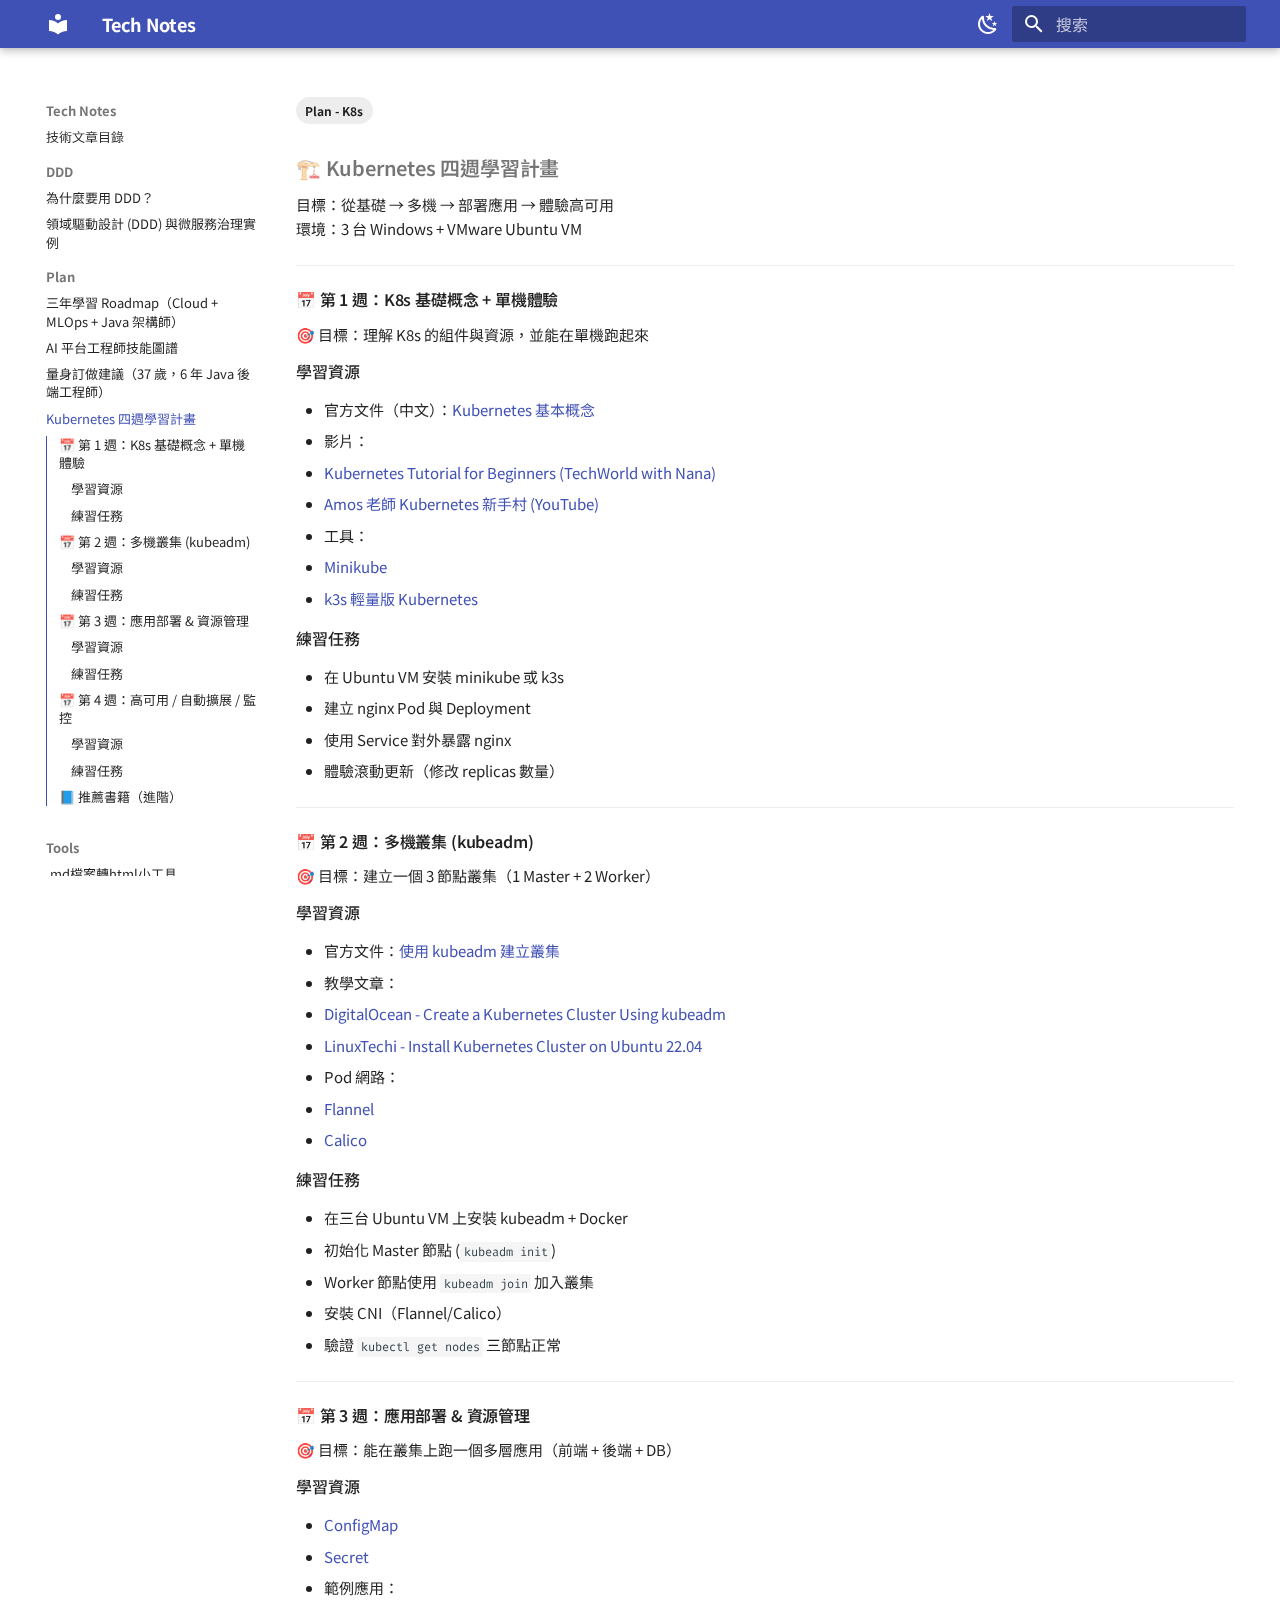
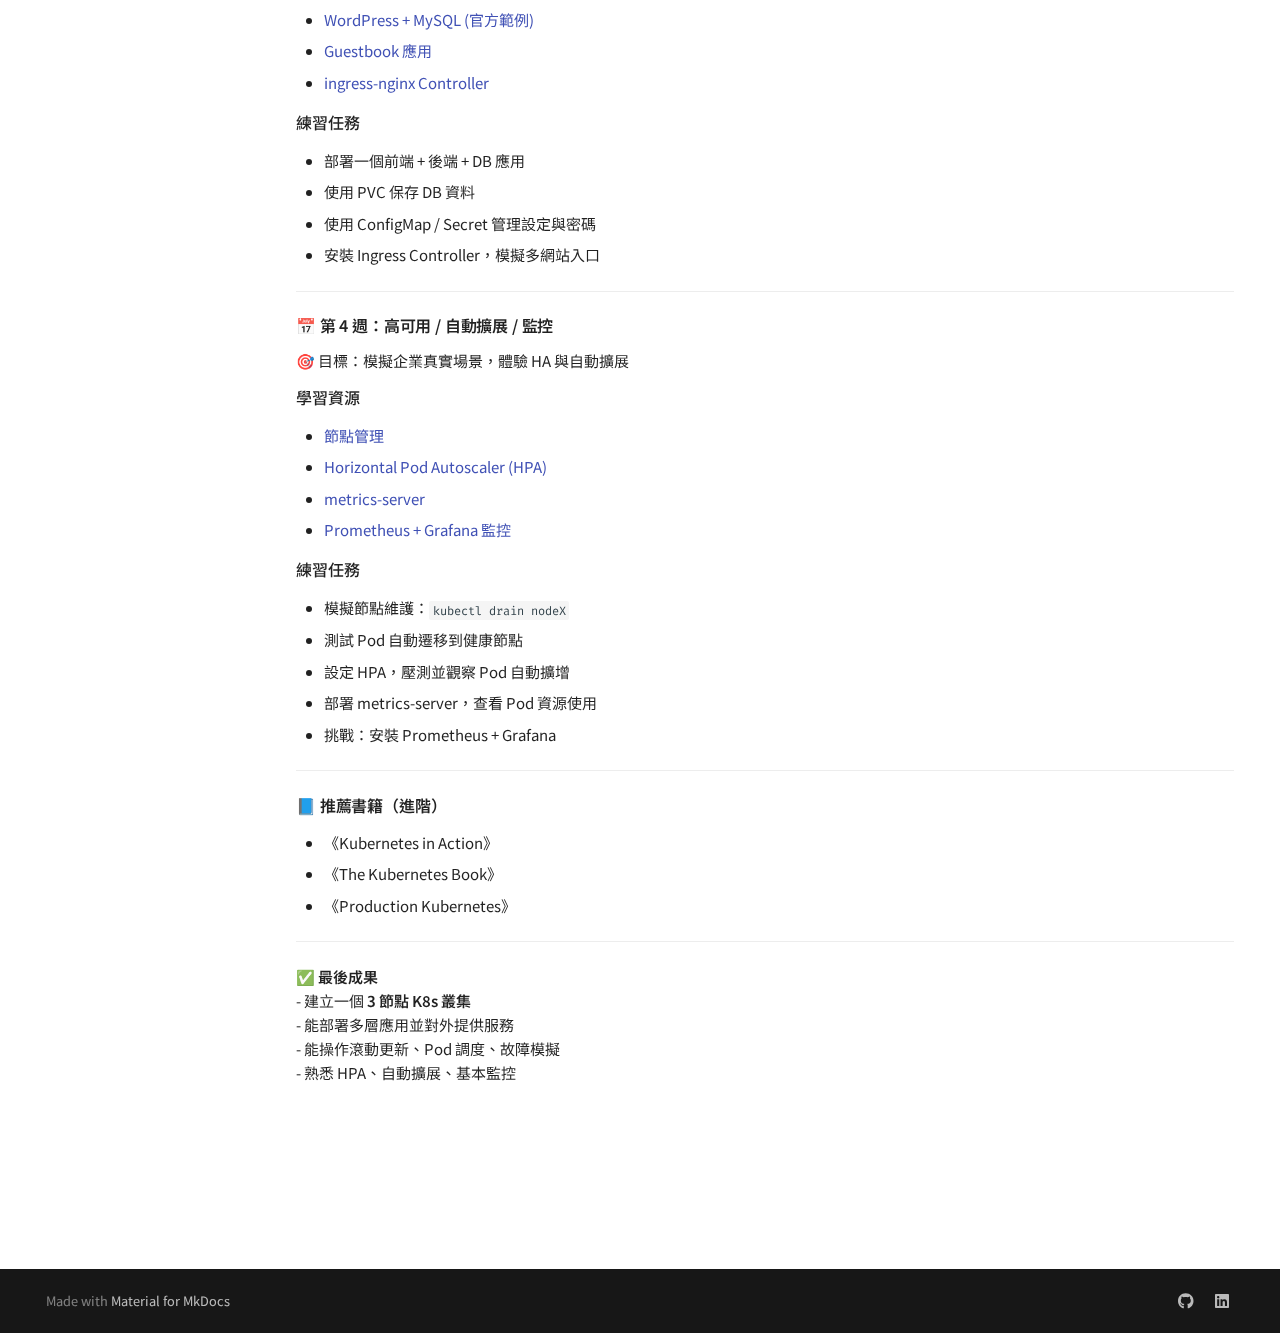
<file: plan/k8s_learn_1month_basic/index.html>
<!doctype html>
<html lang="zh" class="no-js">
  <head>
    
      <meta charset="utf-8">
      <meta name="viewport" content="width=device-width,initial-scale=1">
      
      
        <meta name="author" content="Ian Wang">
      
      
        <link rel="canonical" href="https://iw5420.github.io/tech-notes/plan/k8s_learn_1month_basic/">
      
      
        <link rel="prev" href="../architect_customized_analysis/">
      
      
        <link rel="next" href="../../tools/md2blogger-guide/">
      
      
      <link rel="icon" href="../../assets/images/favicon.png">
      <meta name="generator" content="mkdocs-1.5.3, mkdocs-material-9.5.13">
    
    
      
        <title>Kubernetes 四週學習計畫 - Tech Notes</title>
      
    
    
      <link rel="stylesheet" href="../../assets/stylesheets/main.7e359304.min.css">
      
        
        <link rel="stylesheet" href="../../assets/stylesheets/palette.06af60db.min.css">
      
      


    
    
      
    
    
      
        
        
        <link rel="preconnect" href="https://fonts.gstatic.com" crossorigin>
        <link rel="stylesheet" href="https://fonts.googleapis.com/css?family=Noto+Sans+TC:300,300i,400,400i,700,700i%7CFira+Code:400,400i,700,700i&display=fallback">
        <style>:root{--md-text-font:"Noto Sans TC";--md-code-font:"Fira Code"}</style>
      
    
    
      <link rel="stylesheet" href="../../stylesheets/extra.css">
    
    <script>__md_scope=new URL("../..",location),__md_hash=e=>[...e].reduce((e,_)=>(e<<5)-e+_.charCodeAt(0),0),__md_get=(e,_=localStorage,t=__md_scope)=>JSON.parse(_.getItem(t.pathname+"."+e)),__md_set=(e,_,t=localStorage,a=__md_scope)=>{try{t.setItem(a.pathname+"."+e,JSON.stringify(_))}catch(e){}}</script>
    
      

    
    
    
   <link href="../../assets/stylesheets/glightbox.min.css" rel="stylesheet"/><style>
    html.glightbox-open { overflow: initial; height: 100%; }
    .gslide-title { margin-top: 0px; user-select: text; }
    .gslide-desc { color: #666; user-select: text; }
    .gslide-image img { background: white; }
    .gscrollbar-fixer { padding-right: 15px; }
    .gdesc-inner { font-size: 0.75rem; }
    body[data-md-color-scheme="slate"] .gdesc-inner { background: var(--md-default-bg-color);}
    body[data-md-color-scheme="slate"] .gslide-title { color: var(--md-default-fg-color);}
    body[data-md-color-scheme="slate"] .gslide-desc { color: var(--md-default-fg-color);}</style> <script src="../../assets/javascripts/glightbox.min.js"></script></head>
  
  
    
    
      
    
    
    
    
    <body dir="ltr" data-md-color-scheme="default" data-md-color-primary="indigo" data-md-color-accent="cyan">
  
    
    <input class="md-toggle" data-md-toggle="drawer" type="checkbox" id="__drawer" autocomplete="off">
    <input class="md-toggle" data-md-toggle="search" type="checkbox" id="__search" autocomplete="off">
    <label class="md-overlay" for="__drawer"></label>
    <div data-md-component="skip">
      
        
        <a href="#kubernetes" class="md-skip">
          跳转至
        </a>
      
    </div>
    <div data-md-component="announce">
      
    </div>
    
    
      

  

<header class="md-header md-header--shadow" data-md-component="header">
  <nav class="md-header__inner md-grid" aria-label="页眉">
    <a href="../.." title="Tech Notes" class="md-header__button md-logo" aria-label="Tech Notes" data-md-component="logo">
      
  
  <svg xmlns="http://www.w3.org/2000/svg" viewBox="0 0 24 24"><path d="M12 8a3 3 0 0 0 3-3 3 3 0 0 0-3-3 3 3 0 0 0-3 3 3 3 0 0 0 3 3m0 3.54C9.64 9.35 6.5 8 3 8v11c3.5 0 6.64 1.35 9 3.54 2.36-2.19 5.5-3.54 9-3.54V8c-3.5 0-6.64 1.35-9 3.54Z"/></svg>

    </a>
    <label class="md-header__button md-icon" for="__drawer">
      
      <svg xmlns="http://www.w3.org/2000/svg" viewBox="0 0 24 24"><path d="M3 6h18v2H3V6m0 5h18v2H3v-2m0 5h18v2H3v-2Z"/></svg>
    </label>
    <div class="md-header__title" data-md-component="header-title">
      <div class="md-header__ellipsis">
        <div class="md-header__topic">
          <span class="md-ellipsis">
            Tech Notes
          </span>
        </div>
        <div class="md-header__topic" data-md-component="header-topic">
          <span class="md-ellipsis">
            
              Kubernetes 四週學習計畫
            
          </span>
        </div>
      </div>
    </div>
    
      
        <form class="md-header__option" data-md-component="palette">
  
    
    
    
    <input class="md-option" data-md-color-media="" data-md-color-scheme="default" data-md-color-primary="indigo" data-md-color-accent="cyan"  aria-label="深色模式"  type="radio" name="__palette" id="__palette_0">
    
      <label class="md-header__button md-icon" title="深色模式" for="__palette_1" hidden>
        <svg xmlns="http://www.w3.org/2000/svg" viewBox="0 0 24 24"><path d="m17.75 4.09-2.53 1.94.91 3.06-2.63-1.81-2.63 1.81.91-3.06-2.53-1.94L12.44 4l1.06-3 1.06 3 3.19.09m3.5 6.91-1.64 1.25.59 1.98-1.7-1.17-1.7 1.17.59-1.98L15.75 11l2.06-.05L18.5 9l.69 1.95 2.06.05m-2.28 4.95c.83-.08 1.72 1.1 1.19 1.85-.32.45-.66.87-1.08 1.27C15.17 23 8.84 23 4.94 19.07c-3.91-3.9-3.91-10.24 0-14.14.4-.4.82-.76 1.27-1.08.75-.53 1.93.36 1.85 1.19-.27 2.86.69 5.83 2.89 8.02a9.96 9.96 0 0 0 8.02 2.89m-1.64 2.02a12.08 12.08 0 0 1-7.8-3.47c-2.17-2.19-3.33-5-3.49-7.82-2.81 3.14-2.7 7.96.31 10.98 3.02 3.01 7.84 3.12 10.98.31Z"/></svg>
      </label>
    
  
    
    
    
    <input class="md-option" data-md-color-media="" data-md-color-scheme="slate" data-md-color-primary="indigo" data-md-color-accent="cyan"  aria-label="淺色模式"  type="radio" name="__palette" id="__palette_1">
    
      <label class="md-header__button md-icon" title="淺色模式" for="__palette_0" hidden>
        <svg xmlns="http://www.w3.org/2000/svg" viewBox="0 0 24 24"><path d="M12 7a5 5 0 0 1 5 5 5 5 0 0 1-5 5 5 5 0 0 1-5-5 5 5 0 0 1 5-5m0 2a3 3 0 0 0-3 3 3 3 0 0 0 3 3 3 3 0 0 0 3-3 3 3 0 0 0-3-3m0-7 2.39 3.42C13.65 5.15 12.84 5 12 5c-.84 0-1.65.15-2.39.42L12 2M3.34 7l4.16-.35A7.2 7.2 0 0 0 5.94 8.5c-.44.74-.69 1.5-.83 2.29L3.34 7m.02 10 1.76-3.77a7.131 7.131 0 0 0 2.38 4.14L3.36 17M20.65 7l-1.77 3.79a7.023 7.023 0 0 0-2.38-4.15l4.15.36m-.01 10-4.14.36c.59-.51 1.12-1.14 1.54-1.86.42-.73.69-1.5.83-2.29L20.64 17M12 22l-2.41-3.44c.74.27 1.55.44 2.41.44.82 0 1.63-.17 2.37-.44L12 22Z"/></svg>
      </label>
    
  
</form>
      
    
    
      <script>var media,input,key,value,palette=__md_get("__palette");if(palette&&palette.color){"(prefers-color-scheme)"===palette.color.media&&(media=matchMedia("(prefers-color-scheme: light)"),input=document.querySelector(media.matches?"[data-md-color-media='(prefers-color-scheme: light)']":"[data-md-color-media='(prefers-color-scheme: dark)']"),palette.color.media=input.getAttribute("data-md-color-media"),palette.color.scheme=input.getAttribute("data-md-color-scheme"),palette.color.primary=input.getAttribute("data-md-color-primary"),palette.color.accent=input.getAttribute("data-md-color-accent"));for([key,value]of Object.entries(palette.color))document.body.setAttribute("data-md-color-"+key,value)}</script>
    
    
    
      <label class="md-header__button md-icon" for="__search">
        
        <svg xmlns="http://www.w3.org/2000/svg" viewBox="0 0 24 24"><path d="M9.5 3A6.5 6.5 0 0 1 16 9.5c0 1.61-.59 3.09-1.56 4.23l.27.27h.79l5 5-1.5 1.5-5-5v-.79l-.27-.27A6.516 6.516 0 0 1 9.5 16 6.5 6.5 0 0 1 3 9.5 6.5 6.5 0 0 1 9.5 3m0 2C7 5 5 7 5 9.5S7 14 9.5 14 14 12 14 9.5 12 5 9.5 5Z"/></svg>
      </label>
      <div class="md-search" data-md-component="search" role="dialog">
  <label class="md-search__overlay" for="__search"></label>
  <div class="md-search__inner" role="search">
    <form class="md-search__form" name="search">
      <input type="text" class="md-search__input" name="query" aria-label="搜索" placeholder="搜索" autocapitalize="off" autocorrect="off" autocomplete="off" spellcheck="false" data-md-component="search-query" required>
      <label class="md-search__icon md-icon" for="__search">
        
        <svg xmlns="http://www.w3.org/2000/svg" viewBox="0 0 24 24"><path d="M9.5 3A6.5 6.5 0 0 1 16 9.5c0 1.61-.59 3.09-1.56 4.23l.27.27h.79l5 5-1.5 1.5-5-5v-.79l-.27-.27A6.516 6.516 0 0 1 9.5 16 6.5 6.5 0 0 1 3 9.5 6.5 6.5 0 0 1 9.5 3m0 2C7 5 5 7 5 9.5S7 14 9.5 14 14 12 14 9.5 12 5 9.5 5Z"/></svg>
        
        <svg xmlns="http://www.w3.org/2000/svg" viewBox="0 0 24 24"><path d="M20 11v2H8l5.5 5.5-1.42 1.42L4.16 12l7.92-7.92L13.5 5.5 8 11h12Z"/></svg>
      </label>
      <nav class="md-search__options" aria-label="查找">
        
        <button type="reset" class="md-search__icon md-icon" title="清空当前内容" aria-label="清空当前内容" tabindex="-1">
          
          <svg xmlns="http://www.w3.org/2000/svg" viewBox="0 0 24 24"><path d="M19 6.41 17.59 5 12 10.59 6.41 5 5 6.41 10.59 12 5 17.59 6.41 19 12 13.41 17.59 19 19 17.59 13.41 12 19 6.41Z"/></svg>
        </button>
      </nav>
      
        <div class="md-search__suggest" data-md-component="search-suggest"></div>
      
    </form>
    <div class="md-search__output">
      <div class="md-search__scrollwrap" data-md-scrollfix>
        <div class="md-search-result" data-md-component="search-result">
          <div class="md-search-result__meta">
            正在初始化搜索引擎
          </div>
          <ol class="md-search-result__list" role="presentation"></ol>
        </div>
      </div>
    </div>
  </div>
</div>
    
    
  </nav>
  
</header>
    
    <div class="md-container" data-md-component="container">
      
      
        
          
        
      
      <main class="md-main" data-md-component="main">
        <div class="md-main__inner md-grid">
          
            
              
              <div class="md-sidebar md-sidebar--primary" data-md-component="sidebar" data-md-type="navigation" >
                <div class="md-sidebar__scrollwrap">
                  <div class="md-sidebar__inner">
                    



  

<nav class="md-nav md-nav--primary md-nav--integrated" aria-label="导航栏" data-md-level="0">
  <label class="md-nav__title" for="__drawer">
    <a href="../.." title="Tech Notes" class="md-nav__button md-logo" aria-label="Tech Notes" data-md-component="logo">
      
  
  <svg xmlns="http://www.w3.org/2000/svg" viewBox="0 0 24 24"><path d="M12 8a3 3 0 0 0 3-3 3 3 0 0 0-3-3 3 3 0 0 0-3 3 3 3 0 0 0 3 3m0 3.54C9.64 9.35 6.5 8 3 8v11c3.5 0 6.64 1.35 9 3.54 2.36-2.19 5.5-3.54 9-3.54V8c-3.5 0-6.64 1.35-9 3.54Z"/></svg>

    </a>
    Tech Notes
  </label>
  
  <ul class="md-nav__list" data-md-scrollfix>
    
      
      
  
  
  
  
    <li class="md-nav__item">
      <a href="../.." class="md-nav__link">
        
  
  <span class="md-ellipsis">
    技術文章目錄
  </span>
  

      </a>
    </li>
  

    
      
      
  
  
  
  
    
    
    
      
        
        
      
    
    
    <li class="md-nav__item md-nav__item--section md-nav__item--nested">
      
        
        
          
        
        <input class="md-nav__toggle md-toggle md-toggle--indeterminate" type="checkbox" id="__nav_2" >
        
          
          <label class="md-nav__link" for="__nav_2" id="__nav_2_label" tabindex="">
            
  
  <span class="md-ellipsis">
    DDD
  </span>
  

            <span class="md-nav__icon md-icon"></span>
          </label>
        
        <nav class="md-nav" data-md-level="1" aria-labelledby="__nav_2_label" aria-expanded="false">
          <label class="md-nav__title" for="__nav_2">
            <span class="md-nav__icon md-icon"></span>
            DDD
          </label>
          <ul class="md-nav__list" data-md-scrollfix>
            
              
                
  
  
  
  
    <li class="md-nav__item">
      <a href="../../DDD/ddd_repo_and_example/" class="md-nav__link">
        
  
  <span class="md-ellipsis">
    為什麼要用 DDD？
  </span>
  

      </a>
    </li>
  

              
            
              
                
  
  
  
  
    <li class="md-nav__item">
      <a href="../../DDD/exam_DDD_microservices/" class="md-nav__link">
        
  
  <span class="md-ellipsis">
    領域驅動設計 (DDD) 與微服務治理實例
  </span>
  

      </a>
    </li>
  

              
            
          </ul>
        </nav>
      
    </li>
  

    
      
      
  
  
    
  
  
  
    
    
    
      
        
        
      
    
    
    <li class="md-nav__item md-nav__item--active md-nav__item--section md-nav__item--nested">
      
        
        
        <input class="md-nav__toggle md-toggle " type="checkbox" id="__nav_3" checked>
        
          
          <label class="md-nav__link" for="__nav_3" id="__nav_3_label" tabindex="">
            
  
  <span class="md-ellipsis">
    Plan
  </span>
  

            <span class="md-nav__icon md-icon"></span>
          </label>
        
        <nav class="md-nav" data-md-level="1" aria-labelledby="__nav_3_label" aria-expanded="true">
          <label class="md-nav__title" for="__nav_3">
            <span class="md-nav__icon md-icon"></span>
            Plan
          </label>
          <ul class="md-nav__list" data-md-scrollfix>
            
              
                
  
  
  
  
    <li class="md-nav__item">
      <a href="../3year_cloud_mlop_architect_plan/" class="md-nav__link">
        
  
  <span class="md-ellipsis">
    三年學習 Roadmap（Cloud + MLOps + Java 架構師）
  </span>
  

      </a>
    </li>
  

              
            
              
                
  
  
  
  
    <li class="md-nav__item">
      <a href="../ai_platform_engineer_skillmap/" class="md-nav__link">
        
  
  <span class="md-ellipsis">
    AI 平台工程師技能圖譜
  </span>
  

      </a>
    </li>
  

              
            
              
                
  
  
  
  
    <li class="md-nav__item">
      <a href="../architect_customized_analysis/" class="md-nav__link">
        
  
  <span class="md-ellipsis">
    量身訂做建議（37 歲，6 年 Java 後端工程師）
  </span>
  

      </a>
    </li>
  

              
            
              
                
  
  
    
  
  
  
    <li class="md-nav__item md-nav__item--active">
      
      <input class="md-nav__toggle md-toggle" type="checkbox" id="__toc">
      
      
        
      
      
        <label class="md-nav__link md-nav__link--active" for="__toc">
          
  
  <span class="md-ellipsis">
    Kubernetes 四週學習計畫
  </span>
  

          <span class="md-nav__icon md-icon"></span>
        </label>
      
      <a href="./" class="md-nav__link md-nav__link--active">
        
  
  <span class="md-ellipsis">
    Kubernetes 四週學習計畫
  </span>
  

      </a>
      
        

<nav class="md-nav md-nav--secondary" aria-label="目录">
  
  
  
    
  
  
    <label class="md-nav__title" for="__toc">
      <span class="md-nav__icon md-icon"></span>
      目录
    </label>
    <ul class="md-nav__list" data-md-component="toc" data-md-scrollfix>
      
        <li class="md-nav__item">
  <a href="#1-k8s" class="md-nav__link">
    <span class="md-ellipsis">
      📅 第 1 週：K8s 基礎概念 + 單機體驗
    </span>
  </a>
  
    <nav class="md-nav" aria-label="📅 第 1 週：K8s 基礎概念 + 單機體驗">
      <ul class="md-nav__list">
        
          <li class="md-nav__item">
  <a href="#_1" class="md-nav__link">
    <span class="md-ellipsis">
      學習資源
    </span>
  </a>
  
</li>
        
          <li class="md-nav__item">
  <a href="#_2" class="md-nav__link">
    <span class="md-ellipsis">
      練習任務
    </span>
  </a>
  
</li>
        
      </ul>
    </nav>
  
</li>
      
        <li class="md-nav__item">
  <a href="#2-kubeadm" class="md-nav__link">
    <span class="md-ellipsis">
      📅 第 2 週：多機叢集 (kubeadm)
    </span>
  </a>
  
    <nav class="md-nav" aria-label="📅 第 2 週：多機叢集 (kubeadm)">
      <ul class="md-nav__list">
        
          <li class="md-nav__item">
  <a href="#_3" class="md-nav__link">
    <span class="md-ellipsis">
      學習資源
    </span>
  </a>
  
</li>
        
          <li class="md-nav__item">
  <a href="#_4" class="md-nav__link">
    <span class="md-ellipsis">
      練習任務
    </span>
  </a>
  
</li>
        
      </ul>
    </nav>
  
</li>
      
        <li class="md-nav__item">
  <a href="#3" class="md-nav__link">
    <span class="md-ellipsis">
      📅 第 3 週：應用部署 &amp; 資源管理
    </span>
  </a>
  
    <nav class="md-nav" aria-label="📅 第 3 週：應用部署 & 資源管理">
      <ul class="md-nav__list">
        
          <li class="md-nav__item">
  <a href="#_5" class="md-nav__link">
    <span class="md-ellipsis">
      學習資源
    </span>
  </a>
  
</li>
        
          <li class="md-nav__item">
  <a href="#_6" class="md-nav__link">
    <span class="md-ellipsis">
      練習任務
    </span>
  </a>
  
</li>
        
      </ul>
    </nav>
  
</li>
      
        <li class="md-nav__item">
  <a href="#4" class="md-nav__link">
    <span class="md-ellipsis">
      📅 第 4 週：高可用 / 自動擴展 / 監控
    </span>
  </a>
  
    <nav class="md-nav" aria-label="📅 第 4 週：高可用 / 自動擴展 / 監控">
      <ul class="md-nav__list">
        
          <li class="md-nav__item">
  <a href="#_7" class="md-nav__link">
    <span class="md-ellipsis">
      學習資源
    </span>
  </a>
  
</li>
        
          <li class="md-nav__item">
  <a href="#_8" class="md-nav__link">
    <span class="md-ellipsis">
      練習任務
    </span>
  </a>
  
</li>
        
      </ul>
    </nav>
  
</li>
      
        <li class="md-nav__item">
  <a href="#_9" class="md-nav__link">
    <span class="md-ellipsis">
      📘 推薦書籍（進階）
    </span>
  </a>
  
</li>
      
    </ul>
  
</nav>
      
    </li>
  

              
            
          </ul>
        </nav>
      
    </li>
  

    
      
      
  
  
  
  
    
    
    
      
        
        
      
    
    
    <li class="md-nav__item md-nav__item--section md-nav__item--nested">
      
        
        
          
        
        <input class="md-nav__toggle md-toggle md-toggle--indeterminate" type="checkbox" id="__nav_4" >
        
          
          <label class="md-nav__link" for="__nav_4" id="__nav_4_label" tabindex="">
            
  
  <span class="md-ellipsis">
    Tools
  </span>
  

            <span class="md-nav__icon md-icon"></span>
          </label>
        
        <nav class="md-nav" data-md-level="1" aria-labelledby="__nav_4_label" aria-expanded="false">
          <label class="md-nav__title" for="__nav_4">
            <span class="md-nav__icon md-icon"></span>
            Tools
          </label>
          <ul class="md-nav__list" data-md-scrollfix>
            
              
                
  
  
  
  
    <li class="md-nav__item">
      <a href="../../tools/md2blogger-guide/" class="md-nav__link">
        
  
  <span class="md-ellipsis">
    .md檔案轉html小工具
  </span>
  

      </a>
    </li>
  

              
            
          </ul>
        </nav>
      
    </li>
  

    
  </ul>
</nav>
                  </div>
                </div>
              </div>
            
            
          
          
            <div class="md-content" data-md-component="content">
              <article class="md-content__inner md-typeset">
                
                  
  
<nav class="md-tags" >
  
    
    
    
      <span class="md-tag">Plan - K8s</span>
    
  
</nav>



<h1 id="kubernetes">🏗️ Kubernetes 四週學習計畫</h1>
<p>目標：從基礎 → 多機 → 部署應用 → 體驗高可用<br />
環境：3 台 Windows + VMware Ubuntu VM  </p>
<hr />
<h2 id="1-k8s">📅 第 1 週：K8s 基礎概念 + 單機體驗</h2>
<p>🎯 目標：理解 K8s 的組件與資源，並能在單機跑起來  </p>
<h3 id="_1">學習資源</h3>
<ul>
<li>官方文件（中文）：<a href="https://kubernetes.io/zh-cn/docs/concepts/">Kubernetes 基本概念</a>  </li>
<li>影片：  </li>
<li><a href="https://www.youtube.com/watch?v=X48VuDVv0do">Kubernetes Tutorial for Beginners (TechWorld with Nana)</a>  </li>
<li><a href="https://www.youtube.com/playlist?list=PLj6h78yzYM2PZf9eA7bhWnIh_mK1vyOfU">Amos 老師 Kubernetes 新手村 (YouTube)</a>  </li>
<li>工具：  </li>
<li><a href="https://minikube.sigs.k8s.io/docs/start/">Minikube</a>  </li>
<li><a href="https://rancher.com/docs/k3s/latest/en/">k3s 輕量版 Kubernetes</a>  </li>
</ul>
<h3 id="_2">練習任務</h3>
<ul>
<li>在 Ubuntu VM 安裝 minikube 或 k3s  </li>
<li>建立 nginx Pod 與 Deployment  </li>
<li>使用 Service 對外暴露 nginx  </li>
<li>體驗滾動更新（修改 replicas 數量）</li>
</ul>
<hr />
<h2 id="2-kubeadm">📅 第 2 週：多機叢集 (kubeadm)</h2>
<p>🎯 目標：建立一個 3 節點叢集（1 Master + 2 Worker）  </p>
<h3 id="_3">學習資源</h3>
<ul>
<li>官方文件：<a href="https://kubernetes.io/zh-cn/docs/setup/production-environment/tools/kubeadm/create-cluster-kubeadm/">使用 kubeadm 建立叢集</a>  </li>
<li>教學文章：  </li>
<li><a href="https://www.digitalocean.com/community/tutorials/how-to-create-a-kubernetes-cluster-using-kubeadm-on-ubuntu-20-04">DigitalOcean - Create a Kubernetes Cluster Using kubeadm</a>  </li>
<li><a href="https://www.linuxtechi.com/install-kubernetes-cluster-on-ubuntu-22-04/">LinuxTechi - Install Kubernetes Cluster on Ubuntu 22.04</a>  </li>
<li>Pod 網路：  </li>
<li><a href="https://github.com/flannel-io/flannel#deploying-flannel-manually">Flannel</a>  </li>
<li><a href="https://docs.tigera.io/calico/latest/getting-started/kubernetes/quickstart">Calico</a>  </li>
</ul>
<h3 id="_4">練習任務</h3>
<ul>
<li>在三台 Ubuntu VM 上安裝 kubeadm + Docker  </li>
<li>初始化 Master 節點 (<code>kubeadm init</code>)  </li>
<li>Worker 節點使用 <code>kubeadm join</code> 加入叢集  </li>
<li>安裝 CNI（Flannel/Calico）  </li>
<li>驗證 <code>kubectl get nodes</code> 三節點正常  </li>
</ul>
<hr />
<h2 id="3">📅 第 3 週：應用部署 &amp; 資源管理</h2>
<p>🎯 目標：能在叢集上跑一個多層應用（前端 + 後端 + DB）  </p>
<h3 id="_5">學習資源</h3>
<ul>
<li><a href="https://kubernetes.io/zh-cn/docs/concepts/configuration/configmap/">ConfigMap</a>  </li>
<li><a href="https://kubernetes.io/zh-cn/docs/concepts/configuration/secret/">Secret</a>  </li>
<li>範例應用：  </li>
<li><a href="https://kubernetes.io/zh-cn/docs/tutorials/stateful-application/mysql-wordpress-persistent-volume/">WordPress + MySQL (官方範例)</a>  </li>
<li><a href="https://kubernetes.io/zh-cn/docs/tutorials/stateless-application/guestbook/">Guestbook 應用</a>  </li>
<li><a href="https://kubernetes.github.io/ingress-nginx/deploy/">ingress-nginx Controller</a>  </li>
</ul>
<h3 id="_6">練習任務</h3>
<ul>
<li>部署一個前端 + 後端 + DB 應用  </li>
<li>使用 PVC 保存 DB 資料  </li>
<li>使用 ConfigMap / Secret 管理設定與密碼  </li>
<li>安裝 Ingress Controller，模擬多網站入口  </li>
</ul>
<hr />
<h2 id="4">📅 第 4 週：高可用 / 自動擴展 / 監控</h2>
<p>🎯 目標：模擬企業真實場景，體驗 HA 與自動擴展  </p>
<h3 id="_7">學習資源</h3>
<ul>
<li><a href="https://kubernetes.io/zh-cn/docs/concepts/architecture/nodes/">節點管理</a>  </li>
<li><a href="https://kubernetes.io/zh-cn/docs/tasks/run-application/horizontal-pod-autoscale/">Horizontal Pod Autoscaler (HPA)</a>  </li>
<li><a href="https://github.com/kubernetes-sigs/metrics-server">metrics-server</a>  </li>
<li><a href="https://devopscube.com/setup-prometheus-monitoring-on-kubernetes/">Prometheus + Grafana 監控</a>  </li>
</ul>
<h3 id="_8">練習任務</h3>
<ul>
<li>模擬節點維護：<code>kubectl drain nodeX</code>  </li>
<li>測試 Pod 自動遷移到健康節點  </li>
<li>設定 HPA，壓測並觀察 Pod 自動擴增  </li>
<li>部署 metrics-server，查看 Pod 資源使用  </li>
<li>挑戰：安裝 Prometheus + Grafana  </li>
</ul>
<hr />
<h2 id="_9">📘 推薦書籍（進階）</h2>
<ul>
<li>《Kubernetes in Action》  </li>
<li>《The Kubernetes Book》  </li>
<li>《Production Kubernetes》  </li>
</ul>
<hr />
<p>✅ <strong>最後成果</strong><br />
- 建立一個 <strong>3 節點 K8s 叢集</strong><br />
- 能部署多層應用並對外提供服務<br />
- 能操作滾動更新、Pod 調度、故障模擬<br />
- 熟悉 HPA、自動擴展、基本監控  </p>







  
  






                
              </article>
            </div>
          
          
  <script>var tabs=__md_get("__tabs");if(Array.isArray(tabs))e:for(var set of document.querySelectorAll(".tabbed-set")){var tab,labels=set.querySelector(".tabbed-labels");for(tab of tabs)for(var label of labels.getElementsByTagName("label"))if(label.innerText.trim()===tab){var input=document.getElementById(label.htmlFor);input.checked=!0;continue e}}</script>

<script>var target=document.getElementById(location.hash.slice(1));target&&target.name&&(target.checked=target.name.startsWith("__tabbed_"))</script>
        </div>
        
          <button type="button" class="md-top md-icon" data-md-component="top" hidden>
  
  <svg xmlns="http://www.w3.org/2000/svg" viewBox="0 0 24 24"><path d="M13 20h-2V8l-5.5 5.5-1.42-1.42L12 4.16l7.92 7.92-1.42 1.42L13 8v12Z"/></svg>
  回到页面顶部
</button>
        
      </main>
      
        <footer class="md-footer">
  
  <div class="md-footer-meta md-typeset">
    <div class="md-footer-meta__inner md-grid">
      <div class="md-copyright">
  
  
    Made with
    <a href="https://squidfunk.github.io/mkdocs-material/" target="_blank" rel="noopener">
      Material for MkDocs
    </a>
  
</div>
      
        <div class="md-social">
  
    
    
    
    
      
      
    
    <a href="https://github.com/iw5420" target="_blank" rel="noopener" title="github.com" class="md-social__link">
      <svg xmlns="http://www.w3.org/2000/svg" viewBox="0 0 496 512"><!--! Font Awesome Free 6.5.1 by @fontawesome - https://fontawesome.com License - https://fontawesome.com/license/free (Icons: CC BY 4.0, Fonts: SIL OFL 1.1, Code: MIT License) Copyright 2023 Fonticons, Inc.--><path d="M165.9 397.4c0 2-2.3 3.6-5.2 3.6-3.3.3-5.6-1.3-5.6-3.6 0-2 2.3-3.6 5.2-3.6 3-.3 5.6 1.3 5.6 3.6zm-31.1-4.5c-.7 2 1.3 4.3 4.3 4.9 2.6 1 5.6 0 6.2-2s-1.3-4.3-4.3-5.2c-2.6-.7-5.5.3-6.2 2.3zm44.2-1.7c-2.9.7-4.9 2.6-4.6 4.9.3 2 2.9 3.3 5.9 2.6 2.9-.7 4.9-2.6 4.6-4.6-.3-1.9-3-3.2-5.9-2.9zM244.8 8C106.1 8 0 113.3 0 252c0 110.9 69.8 205.8 169.5 239.2 12.8 2.3 17.3-5.6 17.3-12.1 0-6.2-.3-40.4-.3-61.4 0 0-70 15-84.7-29.8 0 0-11.4-29.1-27.8-36.6 0 0-22.9-15.7 1.6-15.4 0 0 24.9 2 38.6 25.8 21.9 38.6 58.6 27.5 72.9 20.9 2.3-16 8.8-27.1 16-33.7-55.9-6.2-112.3-14.3-112.3-110.5 0-27.5 7.6-41.3 23.6-58.9-2.6-6.5-11.1-33.3 2.6-67.9 20.9-6.5 69 27 69 27 20-5.6 41.5-8.5 62.8-8.5s42.8 2.9 62.8 8.5c0 0 48.1-33.6 69-27 13.7 34.7 5.2 61.4 2.6 67.9 16 17.7 25.8 31.5 25.8 58.9 0 96.5-58.9 104.2-114.8 110.5 9.2 7.9 17 22.9 17 46.4 0 33.7-.3 75.4-.3 83.6 0 6.5 4.6 14.4 17.3 12.1C428.2 457.8 496 362.9 496 252 496 113.3 383.5 8 244.8 8zM97.2 352.9c-1.3 1-1 3.3.7 5.2 1.6 1.6 3.9 2.3 5.2 1 1.3-1 1-3.3-.7-5.2-1.6-1.6-3.9-2.3-5.2-1zm-10.8-8.1c-.7 1.3.3 2.9 2.3 3.9 1.6 1 3.6.7 4.3-.7.7-1.3-.3-2.9-2.3-3.9-2-.6-3.6-.3-4.3.7zm32.4 35.6c-1.6 1.3-1 4.3 1.3 6.2 2.3 2.3 5.2 2.6 6.5 1 1.3-1.3.7-4.3-1.3-6.2-2.2-2.3-5.2-2.6-6.5-1zm-11.4-14.7c-1.6 1-1.6 3.6 0 5.9 1.6 2.3 4.3 3.3 5.6 2.3 1.6-1.3 1.6-3.9 0-6.2-1.4-2.3-4-3.3-5.6-2z"/></svg>
    </a>
  
    
    
    
    
      
      
    
    <a href="https://www.linkedin.com/in/yi-en-wang-36083b35/" target="_blank" rel="noopener" title="www.linkedin.com" class="md-social__link">
      <svg xmlns="http://www.w3.org/2000/svg" viewBox="0 0 448 512"><!--! Font Awesome Free 6.5.1 by @fontawesome - https://fontawesome.com License - https://fontawesome.com/license/free (Icons: CC BY 4.0, Fonts: SIL OFL 1.1, Code: MIT License) Copyright 2023 Fonticons, Inc.--><path d="M416 32H31.9C14.3 32 0 46.5 0 64.3v383.4C0 465.5 14.3 480 31.9 480H416c17.6 0 32-14.5 32-32.3V64.3c0-17.8-14.4-32.3-32-32.3zM135.4 416H69V202.2h66.5V416zm-33.2-243c-21.3 0-38.5-17.3-38.5-38.5S80.9 96 102.2 96c21.2 0 38.5 17.3 38.5 38.5 0 21.3-17.2 38.5-38.5 38.5zm282.1 243h-66.4V312c0-24.8-.5-56.7-34.5-56.7-34.6 0-39.9 27-39.9 54.9V416h-66.4V202.2h63.7v29.2h.9c8.9-16.8 30.6-34.5 62.9-34.5 67.2 0 79.7 44.3 79.7 101.9V416z"/></svg>
    </a>
  
</div>
      
    </div>
  </div>
</footer>
      
    </div>
    <div class="md-dialog" data-md-component="dialog">
      <div class="md-dialog__inner md-typeset"></div>
    </div>
    
    
    <script id="__config" type="application/json">{"base": "../..", "features": ["navigation.expand", "navigation.sections", "navigation.instant", "navigation.top", "toc.integrate", "search.suggest", "search.highlight", "content.code.copy", "content.code.annotate", "content.tabs.link"], "search": "../../assets/javascripts/workers/search.b8dbb3d2.min.js", "translations": {"clipboard.copied": "\u5df2\u590d\u5236", "clipboard.copy": "\u590d\u5236", "search.result.more.one": "\u5728\u8be5\u9875\u4e0a\u8fd8\u6709 1 \u4e2a\u7b26\u5408\u6761\u4ef6\u7684\u7ed3\u679c", "search.result.more.other": "\u5728\u8be5\u9875\u4e0a\u8fd8\u6709 # \u4e2a\u7b26\u5408\u6761\u4ef6\u7684\u7ed3\u679c", "search.result.none": "\u6ca1\u6709\u627e\u5230\u7b26\u5408\u6761\u4ef6\u7684\u7ed3\u679c", "search.result.one": "\u627e\u5230 1 \u4e2a\u7b26\u5408\u6761\u4ef6\u7684\u7ed3\u679c", "search.result.other": "# \u4e2a\u7b26\u5408\u6761\u4ef6\u7684\u7ed3\u679c", "search.result.placeholder": "\u952e\u5165\u4ee5\u5f00\u59cb\u641c\u7d22", "search.result.term.missing": "\u7f3a\u5c11", "select.version": "\u9009\u62e9\u5f53\u524d\u7248\u672c"}}</script>
    
    
      <script src="../../assets/javascripts/bundle.c8d2eff1.min.js"></script>
      
    
  <script id="init-glightbox">const lightbox = GLightbox({"touchNavigation": true, "loop": false, "zoomable": true, "draggable": true, "openEffect": "zoom", "closeEffect": "zoom", "slideEffect": "slide"});
document$.subscribe(() => { lightbox.reload() });
</script></body>
</html>
</file>
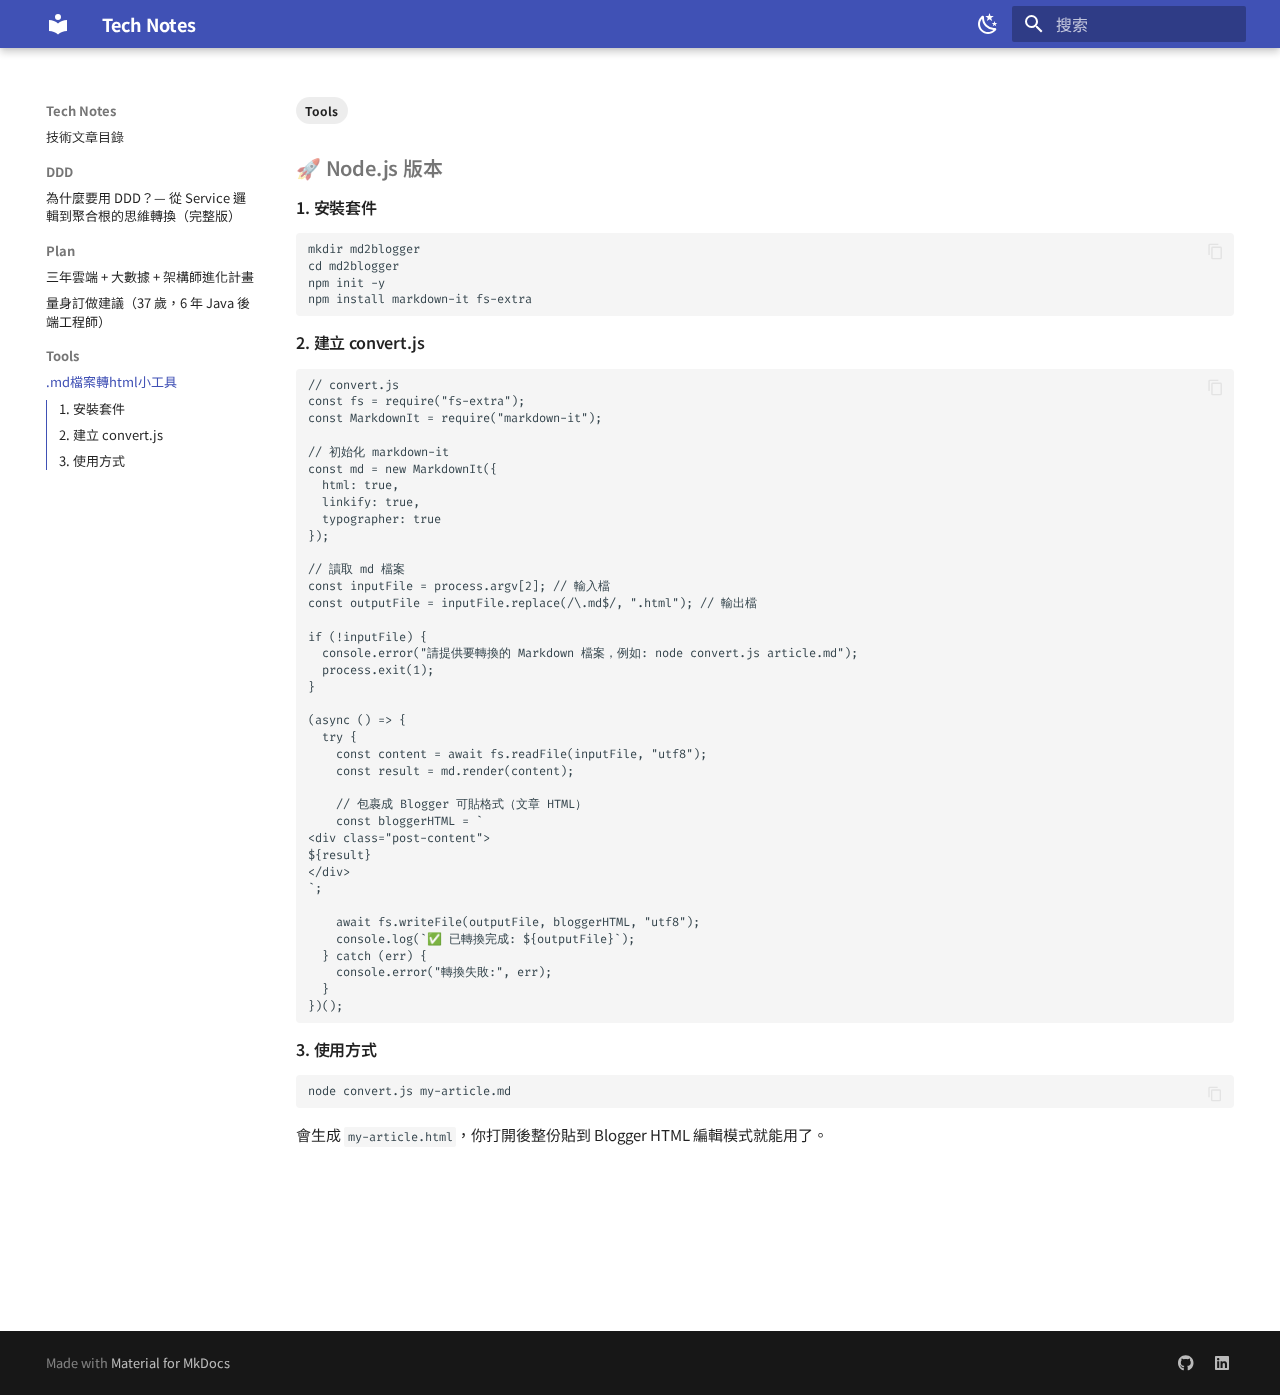
<file: tools/md2blogger-guide/index.html>
<!doctype html>
<html lang="zh" class="no-js">
  <head>
    
      <meta charset="utf-8">
      <meta name="viewport" content="width=device-width,initial-scale=1">
      
      
        <meta name="author" content="Ian Wang">
      
      
        <link rel="canonical" href="https://iw5420.github.io/tech-notes/tools/md2blogger-guide/">
      
      
        <link rel="prev" href="../../plan/architect_customized_analysis/">
      
      
      
      <link rel="icon" href="../../assets/images/favicon.png">
      <meta name="generator" content="mkdocs-1.5.3, mkdocs-material-9.5.13">
    
    
      
        <title>.md檔案轉html小工具 - Tech Notes</title>
      
    
    
      <link rel="stylesheet" href="../../assets/stylesheets/main.7e359304.min.css">
      
        
        <link rel="stylesheet" href="../../assets/stylesheets/palette.06af60db.min.css">
      
      


    
    
      
    
    
      
        
        
        <link rel="preconnect" href="https://fonts.gstatic.com" crossorigin>
        <link rel="stylesheet" href="https://fonts.googleapis.com/css?family=Noto+Sans+TC:300,300i,400,400i,700,700i%7CFira+Code:400,400i,700,700i&display=fallback">
        <style>:root{--md-text-font:"Noto Sans TC";--md-code-font:"Fira Code"}</style>
      
    
    
      <link rel="stylesheet" href="../../stylesheets/extra.css">
    
    <script>__md_scope=new URL("../..",location),__md_hash=e=>[...e].reduce((e,_)=>(e<<5)-e+_.charCodeAt(0),0),__md_get=(e,_=localStorage,t=__md_scope)=>JSON.parse(_.getItem(t.pathname+"."+e)),__md_set=(e,_,t=localStorage,a=__md_scope)=>{try{t.setItem(a.pathname+"."+e,JSON.stringify(_))}catch(e){}}</script>
    
      

    
    
    
   <link href="../../assets/stylesheets/glightbox.min.css" rel="stylesheet"/><style>
    html.glightbox-open { overflow: initial; height: 100%; }
    .gslide-title { margin-top: 0px; user-select: text; }
    .gslide-desc { color: #666; user-select: text; }
    .gslide-image img { background: white; }
    .gscrollbar-fixer { padding-right: 15px; }
    .gdesc-inner { font-size: 0.75rem; }
    body[data-md-color-scheme="slate"] .gdesc-inner { background: var(--md-default-bg-color);}
    body[data-md-color-scheme="slate"] .gslide-title { color: var(--md-default-fg-color);}
    body[data-md-color-scheme="slate"] .gslide-desc { color: var(--md-default-fg-color);}</style> <script src="../../assets/javascripts/glightbox.min.js"></script></head>
  
  
    
    
      
    
    
    
    
    <body dir="ltr" data-md-color-scheme="default" data-md-color-primary="indigo" data-md-color-accent="cyan">
  
    
    <input class="md-toggle" data-md-toggle="drawer" type="checkbox" id="__drawer" autocomplete="off">
    <input class="md-toggle" data-md-toggle="search" type="checkbox" id="__search" autocomplete="off">
    <label class="md-overlay" for="__drawer"></label>
    <div data-md-component="skip">
      
        
        <a href="#nodejs" class="md-skip">
          跳转至
        </a>
      
    </div>
    <div data-md-component="announce">
      
    </div>
    
    
      

  

<header class="md-header md-header--shadow" data-md-component="header">
  <nav class="md-header__inner md-grid" aria-label="页眉">
    <a href="../.." title="Tech Notes" class="md-header__button md-logo" aria-label="Tech Notes" data-md-component="logo">
      
  
  <svg xmlns="http://www.w3.org/2000/svg" viewBox="0 0 24 24"><path d="M12 8a3 3 0 0 0 3-3 3 3 0 0 0-3-3 3 3 0 0 0-3 3 3 3 0 0 0 3 3m0 3.54C9.64 9.35 6.5 8 3 8v11c3.5 0 6.64 1.35 9 3.54 2.36-2.19 5.5-3.54 9-3.54V8c-3.5 0-6.64 1.35-9 3.54Z"/></svg>

    </a>
    <label class="md-header__button md-icon" for="__drawer">
      
      <svg xmlns="http://www.w3.org/2000/svg" viewBox="0 0 24 24"><path d="M3 6h18v2H3V6m0 5h18v2H3v-2m0 5h18v2H3v-2Z"/></svg>
    </label>
    <div class="md-header__title" data-md-component="header-title">
      <div class="md-header__ellipsis">
        <div class="md-header__topic">
          <span class="md-ellipsis">
            Tech Notes
          </span>
        </div>
        <div class="md-header__topic" data-md-component="header-topic">
          <span class="md-ellipsis">
            
              .md檔案轉html小工具
            
          </span>
        </div>
      </div>
    </div>
    
      
        <form class="md-header__option" data-md-component="palette">
  
    
    
    
    <input class="md-option" data-md-color-media="" data-md-color-scheme="default" data-md-color-primary="indigo" data-md-color-accent="cyan"  aria-label="深色模式"  type="radio" name="__palette" id="__palette_0">
    
      <label class="md-header__button md-icon" title="深色模式" for="__palette_1" hidden>
        <svg xmlns="http://www.w3.org/2000/svg" viewBox="0 0 24 24"><path d="m17.75 4.09-2.53 1.94.91 3.06-2.63-1.81-2.63 1.81.91-3.06-2.53-1.94L12.44 4l1.06-3 1.06 3 3.19.09m3.5 6.91-1.64 1.25.59 1.98-1.7-1.17-1.7 1.17.59-1.98L15.75 11l2.06-.05L18.5 9l.69 1.95 2.06.05m-2.28 4.95c.83-.08 1.72 1.1 1.19 1.85-.32.45-.66.87-1.08 1.27C15.17 23 8.84 23 4.94 19.07c-3.91-3.9-3.91-10.24 0-14.14.4-.4.82-.76 1.27-1.08.75-.53 1.93.36 1.85 1.19-.27 2.86.69 5.83 2.89 8.02a9.96 9.96 0 0 0 8.02 2.89m-1.64 2.02a12.08 12.08 0 0 1-7.8-3.47c-2.17-2.19-3.33-5-3.49-7.82-2.81 3.14-2.7 7.96.31 10.98 3.02 3.01 7.84 3.12 10.98.31Z"/></svg>
      </label>
    
  
    
    
    
    <input class="md-option" data-md-color-media="" data-md-color-scheme="slate" data-md-color-primary="indigo" data-md-color-accent="cyan"  aria-label="淺色模式"  type="radio" name="__palette" id="__palette_1">
    
      <label class="md-header__button md-icon" title="淺色模式" for="__palette_0" hidden>
        <svg xmlns="http://www.w3.org/2000/svg" viewBox="0 0 24 24"><path d="M12 7a5 5 0 0 1 5 5 5 5 0 0 1-5 5 5 5 0 0 1-5-5 5 5 0 0 1 5-5m0 2a3 3 0 0 0-3 3 3 3 0 0 0 3 3 3 3 0 0 0 3-3 3 3 0 0 0-3-3m0-7 2.39 3.42C13.65 5.15 12.84 5 12 5c-.84 0-1.65.15-2.39.42L12 2M3.34 7l4.16-.35A7.2 7.2 0 0 0 5.94 8.5c-.44.74-.69 1.5-.83 2.29L3.34 7m.02 10 1.76-3.77a7.131 7.131 0 0 0 2.38 4.14L3.36 17M20.65 7l-1.77 3.79a7.023 7.023 0 0 0-2.38-4.15l4.15.36m-.01 10-4.14.36c.59-.51 1.12-1.14 1.54-1.86.42-.73.69-1.5.83-2.29L20.64 17M12 22l-2.41-3.44c.74.27 1.55.44 2.41.44.82 0 1.63-.17 2.37-.44L12 22Z"/></svg>
      </label>
    
  
</form>
      
    
    
      <script>var media,input,key,value,palette=__md_get("__palette");if(palette&&palette.color){"(prefers-color-scheme)"===palette.color.media&&(media=matchMedia("(prefers-color-scheme: light)"),input=document.querySelector(media.matches?"[data-md-color-media='(prefers-color-scheme: light)']":"[data-md-color-media='(prefers-color-scheme: dark)']"),palette.color.media=input.getAttribute("data-md-color-media"),palette.color.scheme=input.getAttribute("data-md-color-scheme"),palette.color.primary=input.getAttribute("data-md-color-primary"),palette.color.accent=input.getAttribute("data-md-color-accent"));for([key,value]of Object.entries(palette.color))document.body.setAttribute("data-md-color-"+key,value)}</script>
    
    
    
      <label class="md-header__button md-icon" for="__search">
        
        <svg xmlns="http://www.w3.org/2000/svg" viewBox="0 0 24 24"><path d="M9.5 3A6.5 6.5 0 0 1 16 9.5c0 1.61-.59 3.09-1.56 4.23l.27.27h.79l5 5-1.5 1.5-5-5v-.79l-.27-.27A6.516 6.516 0 0 1 9.5 16 6.5 6.5 0 0 1 3 9.5 6.5 6.5 0 0 1 9.5 3m0 2C7 5 5 7 5 9.5S7 14 9.5 14 14 12 14 9.5 12 5 9.5 5Z"/></svg>
      </label>
      <div class="md-search" data-md-component="search" role="dialog">
  <label class="md-search__overlay" for="__search"></label>
  <div class="md-search__inner" role="search">
    <form class="md-search__form" name="search">
      <input type="text" class="md-search__input" name="query" aria-label="搜索" placeholder="搜索" autocapitalize="off" autocorrect="off" autocomplete="off" spellcheck="false" data-md-component="search-query" required>
      <label class="md-search__icon md-icon" for="__search">
        
        <svg xmlns="http://www.w3.org/2000/svg" viewBox="0 0 24 24"><path d="M9.5 3A6.5 6.5 0 0 1 16 9.5c0 1.61-.59 3.09-1.56 4.23l.27.27h.79l5 5-1.5 1.5-5-5v-.79l-.27-.27A6.516 6.516 0 0 1 9.5 16 6.5 6.5 0 0 1 3 9.5 6.5 6.5 0 0 1 9.5 3m0 2C7 5 5 7 5 9.5S7 14 9.5 14 14 12 14 9.5 12 5 9.5 5Z"/></svg>
        
        <svg xmlns="http://www.w3.org/2000/svg" viewBox="0 0 24 24"><path d="M20 11v2H8l5.5 5.5-1.42 1.42L4.16 12l7.92-7.92L13.5 5.5 8 11h12Z"/></svg>
      </label>
      <nav class="md-search__options" aria-label="查找">
        
        <button type="reset" class="md-search__icon md-icon" title="清空当前内容" aria-label="清空当前内容" tabindex="-1">
          
          <svg xmlns="http://www.w3.org/2000/svg" viewBox="0 0 24 24"><path d="M19 6.41 17.59 5 12 10.59 6.41 5 5 6.41 10.59 12 5 17.59 6.41 19 12 13.41 17.59 19 19 17.59 13.41 12 19 6.41Z"/></svg>
        </button>
      </nav>
      
        <div class="md-search__suggest" data-md-component="search-suggest"></div>
      
    </form>
    <div class="md-search__output">
      <div class="md-search__scrollwrap" data-md-scrollfix>
        <div class="md-search-result" data-md-component="search-result">
          <div class="md-search-result__meta">
            正在初始化搜索引擎
          </div>
          <ol class="md-search-result__list" role="presentation"></ol>
        </div>
      </div>
    </div>
  </div>
</div>
    
    
  </nav>
  
</header>
    
    <div class="md-container" data-md-component="container">
      
      
        
          
        
      
      <main class="md-main" data-md-component="main">
        <div class="md-main__inner md-grid">
          
            
              
              <div class="md-sidebar md-sidebar--primary" data-md-component="sidebar" data-md-type="navigation" >
                <div class="md-sidebar__scrollwrap">
                  <div class="md-sidebar__inner">
                    



  

<nav class="md-nav md-nav--primary md-nav--integrated" aria-label="导航栏" data-md-level="0">
  <label class="md-nav__title" for="__drawer">
    <a href="../.." title="Tech Notes" class="md-nav__button md-logo" aria-label="Tech Notes" data-md-component="logo">
      
  
  <svg xmlns="http://www.w3.org/2000/svg" viewBox="0 0 24 24"><path d="M12 8a3 3 0 0 0 3-3 3 3 0 0 0-3-3 3 3 0 0 0-3 3 3 3 0 0 0 3 3m0 3.54C9.64 9.35 6.5 8 3 8v11c3.5 0 6.64 1.35 9 3.54 2.36-2.19 5.5-3.54 9-3.54V8c-3.5 0-6.64 1.35-9 3.54Z"/></svg>

    </a>
    Tech Notes
  </label>
  
  <ul class="md-nav__list" data-md-scrollfix>
    
      
      
  
  
  
  
    <li class="md-nav__item">
      <a href="../.." class="md-nav__link">
        
  
  <span class="md-ellipsis">
    技術文章目錄
  </span>
  

      </a>
    </li>
  

    
      
      
  
  
  
  
    
    
    
      
        
        
      
    
    
    <li class="md-nav__item md-nav__item--section md-nav__item--nested">
      
        
        
          
        
        <input class="md-nav__toggle md-toggle md-toggle--indeterminate" type="checkbox" id="__nav_2" >
        
          
          <label class="md-nav__link" for="__nav_2" id="__nav_2_label" tabindex="">
            
  
  <span class="md-ellipsis">
    DDD
  </span>
  

            <span class="md-nav__icon md-icon"></span>
          </label>
        
        <nav class="md-nav" data-md-level="1" aria-labelledby="__nav_2_label" aria-expanded="false">
          <label class="md-nav__title" for="__nav_2">
            <span class="md-nav__icon md-icon"></span>
            DDD
          </label>
          <ul class="md-nav__list" data-md-scrollfix>
            
              
                
  
  
  
  
    <li class="md-nav__item">
      <a href="../../DDD/ddd_repo_and_example/" class="md-nav__link">
        
  
  <span class="md-ellipsis">
    為什麼要用 DDD？— 從 Service 邏輯到聚合根的思維轉換（完整版）
  </span>
  

      </a>
    </li>
  

              
            
          </ul>
        </nav>
      
    </li>
  

    
      
      
  
  
  
  
    
    
    
      
        
        
      
    
    
    <li class="md-nav__item md-nav__item--section md-nav__item--nested">
      
        
        
          
        
        <input class="md-nav__toggle md-toggle md-toggle--indeterminate" type="checkbox" id="__nav_3" >
        
          
          <label class="md-nav__link" for="__nav_3" id="__nav_3_label" tabindex="">
            
  
  <span class="md-ellipsis">
    Plan
  </span>
  

            <span class="md-nav__icon md-icon"></span>
          </label>
        
        <nav class="md-nav" data-md-level="1" aria-labelledby="__nav_3_label" aria-expanded="false">
          <label class="md-nav__title" for="__nav_3">
            <span class="md-nav__icon md-icon"></span>
            Plan
          </label>
          <ul class="md-nav__list" data-md-scrollfix>
            
              
                
  
  
  
  
    <li class="md-nav__item">
      <a href="../../plan/3year_architect_plan/" class="md-nav__link">
        
  
  <span class="md-ellipsis">
    三年雲端 + 大數據 + 架構師進化計畫
  </span>
  

      </a>
    </li>
  

              
            
              
                
  
  
  
  
    <li class="md-nav__item">
      <a href="../../plan/architect_customized_analysis/" class="md-nav__link">
        
  
  <span class="md-ellipsis">
    量身訂做建議（37 歲，6 年 Java 後端工程師）
  </span>
  

      </a>
    </li>
  

              
            
          </ul>
        </nav>
      
    </li>
  

    
      
      
  
  
    
  
  
  
    
    
    
      
        
        
      
    
    
    <li class="md-nav__item md-nav__item--active md-nav__item--section md-nav__item--nested">
      
        
        
        <input class="md-nav__toggle md-toggle " type="checkbox" id="__nav_4" checked>
        
          
          <label class="md-nav__link" for="__nav_4" id="__nav_4_label" tabindex="">
            
  
  <span class="md-ellipsis">
    Tools
  </span>
  

            <span class="md-nav__icon md-icon"></span>
          </label>
        
        <nav class="md-nav" data-md-level="1" aria-labelledby="__nav_4_label" aria-expanded="true">
          <label class="md-nav__title" for="__nav_4">
            <span class="md-nav__icon md-icon"></span>
            Tools
          </label>
          <ul class="md-nav__list" data-md-scrollfix>
            
              
                
  
  
    
  
  
  
    <li class="md-nav__item md-nav__item--active">
      
      <input class="md-nav__toggle md-toggle" type="checkbox" id="__toc">
      
      
        
      
      
        <label class="md-nav__link md-nav__link--active" for="__toc">
          
  
  <span class="md-ellipsis">
    .md檔案轉html小工具
  </span>
  

          <span class="md-nav__icon md-icon"></span>
        </label>
      
      <a href="./" class="md-nav__link md-nav__link--active">
        
  
  <span class="md-ellipsis">
    .md檔案轉html小工具
  </span>
  

      </a>
      
        

<nav class="md-nav md-nav--secondary" aria-label="目录">
  
  
  
    
  
  
    <label class="md-nav__title" for="__toc">
      <span class="md-nav__icon md-icon"></span>
      目录
    </label>
    <ul class="md-nav__list" data-md-component="toc" data-md-scrollfix>
      
        <li class="md-nav__item">
  <a href="#1" class="md-nav__link">
    <span class="md-ellipsis">
      1. 安裝套件
    </span>
  </a>
  
</li>
      
        <li class="md-nav__item">
  <a href="#2-convertjs" class="md-nav__link">
    <span class="md-ellipsis">
      2. 建立 convert.js
    </span>
  </a>
  
</li>
      
        <li class="md-nav__item">
  <a href="#3" class="md-nav__link">
    <span class="md-ellipsis">
      3. 使用方式
    </span>
  </a>
  
</li>
      
    </ul>
  
</nav>
      
    </li>
  

              
            
          </ul>
        </nav>
      
    </li>
  

    
  </ul>
</nav>
                  </div>
                </div>
              </div>
            
            
          
          
            <div class="md-content" data-md-component="content">
              <article class="md-content__inner md-typeset">
                
                  
  
<nav class="md-tags" >
  
    
    
    
      <span class="md-tag">Tools</span>
    
  
</nav>



<h1 id="nodejs">🚀 Node.js 版本</h1>
<h2 id="1">1. 安裝套件</h2>
<pre><code class="language-bash">mkdir md2blogger
cd md2blogger
npm init -y
npm install markdown-it fs-extra
</code></pre>
<h2 id="2-convertjs">2. 建立 convert.js</h2>
<pre><code class="language-js">// convert.js
const fs = require(&quot;fs-extra&quot;);
const MarkdownIt = require(&quot;markdown-it&quot;);

// 初始化 markdown-it
const md = new MarkdownIt({
  html: true,
  linkify: true,
  typographer: true
});

// 讀取 md 檔案
const inputFile = process.argv[2]; // 輸入檔
const outputFile = inputFile.replace(/\.md$/, &quot;.html&quot;); // 輸出檔

if (!inputFile) {
  console.error(&quot;請提供要轉換的 Markdown 檔案，例如: node convert.js article.md&quot;);
  process.exit(1);
}

(async () =&gt; {
  try {
    const content = await fs.readFile(inputFile, &quot;utf8&quot;);
    const result = md.render(content);

    // 包裹成 Blogger 可貼格式（文章 HTML）
    const bloggerHTML = `
&lt;div class=&quot;post-content&quot;&gt;
${result}
&lt;/div&gt;
`;

    await fs.writeFile(outputFile, bloggerHTML, &quot;utf8&quot;);
    console.log(`✅ 已轉換完成: ${outputFile}`);
  } catch (err) {
    console.error(&quot;轉換失敗:&quot;, err);
  }
})();
</code></pre>
<h2 id="3">3. 使用方式</h2>
<pre><code class="language-bash">node convert.js my-article.md
</code></pre>
<p>會生成 <code>my-article.html</code>，你打開後整份貼到 Blogger HTML
編輯模式就能用了。</p>







  
  






                
              </article>
            </div>
          
          
  <script>var tabs=__md_get("__tabs");if(Array.isArray(tabs))e:for(var set of document.querySelectorAll(".tabbed-set")){var tab,labels=set.querySelector(".tabbed-labels");for(tab of tabs)for(var label of labels.getElementsByTagName("label"))if(label.innerText.trim()===tab){var input=document.getElementById(label.htmlFor);input.checked=!0;continue e}}</script>

<script>var target=document.getElementById(location.hash.slice(1));target&&target.name&&(target.checked=target.name.startsWith("__tabbed_"))</script>
        </div>
        
          <button type="button" class="md-top md-icon" data-md-component="top" hidden>
  
  <svg xmlns="http://www.w3.org/2000/svg" viewBox="0 0 24 24"><path d="M13 20h-2V8l-5.5 5.5-1.42-1.42L12 4.16l7.92 7.92-1.42 1.42L13 8v12Z"/></svg>
  回到页面顶部
</button>
        
      </main>
      
        <footer class="md-footer">
  
  <div class="md-footer-meta md-typeset">
    <div class="md-footer-meta__inner md-grid">
      <div class="md-copyright">
  
  
    Made with
    <a href="https://squidfunk.github.io/mkdocs-material/" target="_blank" rel="noopener">
      Material for MkDocs
    </a>
  
</div>
      
        <div class="md-social">
  
    
    
    
    
      
      
    
    <a href="https://github.com/iw5420" target="_blank" rel="noopener" title="github.com" class="md-social__link">
      <svg xmlns="http://www.w3.org/2000/svg" viewBox="0 0 496 512"><!--! Font Awesome Free 6.5.1 by @fontawesome - https://fontawesome.com License - https://fontawesome.com/license/free (Icons: CC BY 4.0, Fonts: SIL OFL 1.1, Code: MIT License) Copyright 2023 Fonticons, Inc.--><path d="M165.9 397.4c0 2-2.3 3.6-5.2 3.6-3.3.3-5.6-1.3-5.6-3.6 0-2 2.3-3.6 5.2-3.6 3-.3 5.6 1.3 5.6 3.6zm-31.1-4.5c-.7 2 1.3 4.3 4.3 4.9 2.6 1 5.6 0 6.2-2s-1.3-4.3-4.3-5.2c-2.6-.7-5.5.3-6.2 2.3zm44.2-1.7c-2.9.7-4.9 2.6-4.6 4.9.3 2 2.9 3.3 5.9 2.6 2.9-.7 4.9-2.6 4.6-4.6-.3-1.9-3-3.2-5.9-2.9zM244.8 8C106.1 8 0 113.3 0 252c0 110.9 69.8 205.8 169.5 239.2 12.8 2.3 17.3-5.6 17.3-12.1 0-6.2-.3-40.4-.3-61.4 0 0-70 15-84.7-29.8 0 0-11.4-29.1-27.8-36.6 0 0-22.9-15.7 1.6-15.4 0 0 24.9 2 38.6 25.8 21.9 38.6 58.6 27.5 72.9 20.9 2.3-16 8.8-27.1 16-33.7-55.9-6.2-112.3-14.3-112.3-110.5 0-27.5 7.6-41.3 23.6-58.9-2.6-6.5-11.1-33.3 2.6-67.9 20.9-6.5 69 27 69 27 20-5.6 41.5-8.5 62.8-8.5s42.8 2.9 62.8 8.5c0 0 48.1-33.6 69-27 13.7 34.7 5.2 61.4 2.6 67.9 16 17.7 25.8 31.5 25.8 58.9 0 96.5-58.9 104.2-114.8 110.5 9.2 7.9 17 22.9 17 46.4 0 33.7-.3 75.4-.3 83.6 0 6.5 4.6 14.4 17.3 12.1C428.2 457.8 496 362.9 496 252 496 113.3 383.5 8 244.8 8zM97.2 352.9c-1.3 1-1 3.3.7 5.2 1.6 1.6 3.9 2.3 5.2 1 1.3-1 1-3.3-.7-5.2-1.6-1.6-3.9-2.3-5.2-1zm-10.8-8.1c-.7 1.3.3 2.9 2.3 3.9 1.6 1 3.6.7 4.3-.7.7-1.3-.3-2.9-2.3-3.9-2-.6-3.6-.3-4.3.7zm32.4 35.6c-1.6 1.3-1 4.3 1.3 6.2 2.3 2.3 5.2 2.6 6.5 1 1.3-1.3.7-4.3-1.3-6.2-2.2-2.3-5.2-2.6-6.5-1zm-11.4-14.7c-1.6 1-1.6 3.6 0 5.9 1.6 2.3 4.3 3.3 5.6 2.3 1.6-1.3 1.6-3.9 0-6.2-1.4-2.3-4-3.3-5.6-2z"/></svg>
    </a>
  
    
    
    
    
      
      
    
    <a href="https://www.linkedin.com/in/yi-en-wang-36083b35/" target="_blank" rel="noopener" title="www.linkedin.com" class="md-social__link">
      <svg xmlns="http://www.w3.org/2000/svg" viewBox="0 0 448 512"><!--! Font Awesome Free 6.5.1 by @fontawesome - https://fontawesome.com License - https://fontawesome.com/license/free (Icons: CC BY 4.0, Fonts: SIL OFL 1.1, Code: MIT License) Copyright 2023 Fonticons, Inc.--><path d="M416 32H31.9C14.3 32 0 46.5 0 64.3v383.4C0 465.5 14.3 480 31.9 480H416c17.6 0 32-14.5 32-32.3V64.3c0-17.8-14.4-32.3-32-32.3zM135.4 416H69V202.2h66.5V416zm-33.2-243c-21.3 0-38.5-17.3-38.5-38.5S80.9 96 102.2 96c21.2 0 38.5 17.3 38.5 38.5 0 21.3-17.2 38.5-38.5 38.5zm282.1 243h-66.4V312c0-24.8-.5-56.7-34.5-56.7-34.6 0-39.9 27-39.9 54.9V416h-66.4V202.2h63.7v29.2h.9c8.9-16.8 30.6-34.5 62.9-34.5 67.2 0 79.7 44.3 79.7 101.9V416z"/></svg>
    </a>
  
</div>
      
    </div>
  </div>
</footer>
      
    </div>
    <div class="md-dialog" data-md-component="dialog">
      <div class="md-dialog__inner md-typeset"></div>
    </div>
    
    
    <script id="__config" type="application/json">{"base": "../..", "features": ["navigation.expand", "navigation.sections", "navigation.instant", "navigation.top", "toc.integrate", "search.suggest", "search.highlight", "content.code.copy", "content.code.annotate", "content.tabs.link"], "search": "../../assets/javascripts/workers/search.b8dbb3d2.min.js", "translations": {"clipboard.copied": "\u5df2\u590d\u5236", "clipboard.copy": "\u590d\u5236", "search.result.more.one": "\u5728\u8be5\u9875\u4e0a\u8fd8\u6709 1 \u4e2a\u7b26\u5408\u6761\u4ef6\u7684\u7ed3\u679c", "search.result.more.other": "\u5728\u8be5\u9875\u4e0a\u8fd8\u6709 # \u4e2a\u7b26\u5408\u6761\u4ef6\u7684\u7ed3\u679c", "search.result.none": "\u6ca1\u6709\u627e\u5230\u7b26\u5408\u6761\u4ef6\u7684\u7ed3\u679c", "search.result.one": "\u627e\u5230 1 \u4e2a\u7b26\u5408\u6761\u4ef6\u7684\u7ed3\u679c", "search.result.other": "# \u4e2a\u7b26\u5408\u6761\u4ef6\u7684\u7ed3\u679c", "search.result.placeholder": "\u952e\u5165\u4ee5\u5f00\u59cb\u641c\u7d22", "search.result.term.missing": "\u7f3a\u5c11", "select.version": "\u9009\u62e9\u5f53\u524d\u7248\u672c"}}</script>
    
    
      <script src="../../assets/javascripts/bundle.c8d2eff1.min.js"></script>
      
    
  <script id="init-glightbox">const lightbox = GLightbox({"touchNavigation": true, "loop": false, "zoomable": true, "draggable": true, "openEffect": "zoom", "closeEffect": "zoom", "slideEffect": "slide"});
document$.subscribe(() => { lightbox.reload() });
</script></body>
</html>
</file>
<file: stylesheets/extra.css>
/* ====== 全局字體 ====== */
.md-typeset {
  font-size: 15px !important;
  line-height: 1.6 !important;
}

/* ====== 標題縮小 + 間距 ====== */
.md-typeset h1 {
  font-size: 20px !important;
  margin: 1em 0 0.6em !important;
  font-weight: 600;
}

.md-typeset h2 {
  font-size: 16px !important;
  margin: 0.9em 0 0.5em !important;
  font-weight: 600;
}

.md-typeset h3 {
  font-size: 16px !important;
  margin: 0.7em 0 0.4em !important;
  font-weight: 500;
}

.md-typeset h4 {
  font-size: 15px !important;
  margin: 0.5em 0 0.3em !important;
  font-weight: 500;
}

/* ====== 內文段落 ====== */
.md-typeset p {
  margin: 0.8em 0 !important;
  font-size: 15px !important;
}

/* ====== 粗體字 ====== */
.md-typeset strong {
  font-size: 15px !important;
  font-weight: 600;
}

/* ====== 程式碼區塊 ====== */
.md-typeset pre code {
  font-size: 12px !important;
  line-height: 1.4;
  padding: 0.4rem 0.6rem;
  border-radius: 4px;
}
.md-typeset code {
  font-size: 12px !important;
  padding: 0.15em 0.3em;
}

/* ====== 側邊目錄 ====== */
.md-nav {
  font-size: 13px !important;
  line-height: 1.4 !important;
}

/* ====== 頁面底部加空間 ====== */
.md-content {
  padding-bottom: 4rem !important;   /* 給內文和 footer 多一點距離 */
}

.md-main__inner {
  margin-bottom: 4rem !important;    /* 保險再加一層 */
}
</file>
<file: assets/stylesheets/main.7e359304.min.css>
@charset "UTF-8";html{-webkit-text-size-adjust:none;-moz-text-size-adjust:none;text-size-adjust:none;box-sizing:border-box}*,:after,:before{box-sizing:inherit}@media (prefers-reduced-motion){*,:after,:before{transition:none!important}}body{margin:0}a,button,input,label{-webkit-tap-highlight-color:transparent}a{color:inherit;text-decoration:none}hr{border:0;box-sizing:initial;display:block;height:.05rem;overflow:visible;padding:0}small{font-size:80%}sub,sup{line-height:1em}img{border-style:none}table{border-collapse:initial;border-spacing:0}td,th{font-weight:400;vertical-align:top}button{background:#0000;border:0;font-family:inherit;font-size:inherit;margin:0;padding:0}input{border:0;outline:none}:root{--md-primary-fg-color:#4051b5;--md-primary-fg-color--light:#5d6cc0;--md-primary-fg-color--dark:#303fa1;--md-primary-bg-color:#fff;--md-primary-bg-color--light:#ffffffb3;--md-accent-fg-color:#526cfe;--md-accent-fg-color--transparent:#526cfe1a;--md-accent-bg-color:#fff;--md-accent-bg-color--light:#ffffffb3}[data-md-color-scheme=default]{color-scheme:light}[data-md-color-scheme=default] img[src$="#gh-dark-mode-only"],[data-md-color-scheme=default] img[src$="#only-dark"]{display:none}:root,[data-md-color-scheme=default]{--md-hue:225deg;--md-default-fg-color:#000000de;--md-default-fg-color--light:#0000008a;--md-default-fg-color--lighter:#00000052;--md-default-fg-color--lightest:#00000012;--md-default-bg-color:#fff;--md-default-bg-color--light:#ffffffb3;--md-default-bg-color--lighter:#ffffff4d;--md-default-bg-color--lightest:#ffffff1f;--md-code-fg-color:#36464e;--md-code-bg-color:#f5f5f5;--md-code-hl-color:#4287ff;--md-code-hl-color--light:#4287ff1a;--md-code-hl-number-color:#d52a2a;--md-code-hl-special-color:#db1457;--md-code-hl-function-color:#a846b9;--md-code-hl-constant-color:#6e59d9;--md-code-hl-keyword-color:#3f6ec6;--md-code-hl-string-color:#1c7d4d;--md-code-hl-name-color:var(--md-code-fg-color);--md-code-hl-operator-color:var(--md-default-fg-color--light);--md-code-hl-punctuation-color:var(--md-default-fg-color--light);--md-code-hl-comment-color:var(--md-default-fg-color--light);--md-code-hl-generic-color:var(--md-default-fg-color--light);--md-code-hl-variable-color:var(--md-default-fg-color--light);--md-typeset-color:var(--md-default-fg-color);--md-typeset-a-color:var(--md-primary-fg-color);--md-typeset-del-color:#f5503d26;--md-typeset-ins-color:#0bd57026;--md-typeset-kbd-color:#fafafa;--md-typeset-kbd-accent-color:#fff;--md-typeset-kbd-border-color:#b8b8b8;--md-typeset-mark-color:#ffff0080;--md-typeset-table-color:#0000001f;--md-typeset-table-color--light:rgba(0,0,0,.035);--md-admonition-fg-color:var(--md-default-fg-color);--md-admonition-bg-color:var(--md-default-bg-color);--md-warning-fg-color:#000000de;--md-warning-bg-color:#ff9;--md-footer-fg-color:#fff;--md-footer-fg-color--light:#ffffffb3;--md-footer-fg-color--lighter:#ffffff73;--md-footer-bg-color:#000000de;--md-footer-bg-color--dark:#00000052;--md-shadow-z1:0 0.2rem 0.5rem #0000000d,0 0 0.05rem #0000001a;--md-shadow-z2:0 0.2rem 0.5rem #0000001a,0 0 0.05rem #00000040;--md-shadow-z3:0 0.2rem 0.5rem #0003,0 0 0.05rem #00000059}.md-icon svg{fill:currentcolor;display:block;height:1.2rem;width:1.2rem}body{-webkit-font-smoothing:antialiased;-moz-osx-font-smoothing:grayscale;--md-text-font-family:var(--md-text-font,_),-apple-system,BlinkMacSystemFont,Helvetica,Arial,sans-serif;--md-code-font-family:var(--md-code-font,_),SFMono-Regular,Consolas,Menlo,monospace}aside,body,input{font-feature-settings:"kern","liga";color:var(--md-typeset-color);font-family:var(--md-text-font-family)}code,kbd,pre{font-feature-settings:"kern";font-family:var(--md-code-font-family)}:root{--md-typeset-table-sort-icon:url('data:image/svg+xml;charset=utf-8,<svg xmlns="http://www.w3.org/2000/svg" viewBox="0 0 24 24"><path d="m18 21-4-4h3V7h-3l4-4 4 4h-3v10h3M2 19v-2h10v2M2 13v-2h7v2M2 7V5h4v2H2Z"/></svg>');--md-typeset-table-sort-icon--asc:url('data:image/svg+xml;charset=utf-8,<svg xmlns="http://www.w3.org/2000/svg" viewBox="0 0 24 24"><path d="M19 17h3l-4 4-4-4h3V3h2M2 17h10v2H2M6 5v2H2V5m0 6h7v2H2v-2Z"/></svg>');--md-typeset-table-sort-icon--desc:url('data:image/svg+xml;charset=utf-8,<svg xmlns="http://www.w3.org/2000/svg" viewBox="0 0 24 24"><path d="M19 7h3l-4-4-4 4h3v14h2M2 17h10v2H2M6 5v2H2V5m0 6h7v2H2v-2Z"/></svg>')}.md-typeset{-webkit-print-color-adjust:exact;color-adjust:exact;font-size:.8rem;line-height:1.6}@media print{.md-typeset{font-size:.68rem}}.md-typeset blockquote,.md-typeset dl,.md-typeset figure,.md-typeset ol,.md-typeset pre,.md-typeset ul{margin-bottom:1em;margin-top:1em}.md-typeset h1{color:var(--md-default-fg-color--light);font-size:2em;line-height:1.3;margin:0 0 1.25em}.md-typeset h1,.md-typeset h2{font-weight:300;letter-spacing:-.01em}.md-typeset h2{font-size:1.5625em;line-height:1.4;margin:1.6em 0 .64em}.md-typeset h3{font-size:1.25em;font-weight:400;letter-spacing:-.01em;line-height:1.5;margin:1.6em 0 .8em}.md-typeset h2+h3{margin-top:.8em}.md-typeset h4{font-weight:700;letter-spacing:-.01em;margin:1em 0}.md-typeset h5,.md-typeset h6{color:var(--md-default-fg-color--light);font-size:.8em;font-weight:700;letter-spacing:-.01em;margin:1.25em 0}.md-typeset h5{text-transform:uppercase}.md-typeset hr{border-bottom:.05rem solid var(--md-default-fg-color--lightest);display:flow-root;margin:1.5em 0}.md-typeset a{color:var(--md-typeset-a-color);word-break:break-word}.md-typeset a,.md-typeset a:before{transition:color 125ms}.md-typeset a:focus,.md-typeset a:hover{color:var(--md-accent-fg-color)}.md-typeset a:focus code,.md-typeset a:hover code{background-color:var(--md-accent-fg-color--transparent)}.md-typeset a code{color:currentcolor;transition:background-color 125ms}.md-typeset a.focus-visible{outline-color:var(--md-accent-fg-color);outline-offset:.2rem}.md-typeset code,.md-typeset kbd,.md-typeset pre{color:var(--md-code-fg-color);direction:ltr;font-variant-ligatures:none}@media print{.md-typeset code,.md-typeset kbd,.md-typeset pre{white-space:pre-wrap}}.md-typeset code{background-color:var(--md-code-bg-color);border-radius:.1rem;-webkit-box-decoration-break:clone;box-decoration-break:clone;font-size:.85em;padding:0 .2941176471em;word-break:break-word}.md-typeset code:not(.focus-visible){-webkit-tap-highlight-color:transparent;outline:none}.md-typeset pre{display:flow-root;line-height:1.4;position:relative}.md-typeset pre>code{-webkit-box-decoration-break:slice;box-decoration-break:slice;box-shadow:none;display:block;margin:0;outline-color:var(--md-accent-fg-color);overflow:auto;padding:.7720588235em 1.1764705882em;scrollbar-color:var(--md-default-fg-color--lighter) #0000;scrollbar-width:thin;touch-action:auto;word-break:normal}.md-typeset pre>code:hover{scrollbar-color:var(--md-accent-fg-color) #0000}.md-typeset pre>code::-webkit-scrollbar{height:.2rem;width:.2rem}.md-typeset pre>code::-webkit-scrollbar-thumb{background-color:var(--md-default-fg-color--lighter)}.md-typeset pre>code::-webkit-scrollbar-thumb:hover{background-color:var(--md-accent-fg-color)}.md-typeset kbd{background-color:var(--md-typeset-kbd-color);border-radius:.1rem;box-shadow:0 .1rem 0 .05rem var(--md-typeset-kbd-border-color),0 .1rem 0 var(--md-typeset-kbd-border-color),0 -.1rem .2rem var(--md-typeset-kbd-accent-color) inset;color:var(--md-default-fg-color);display:inline-block;font-size:.75em;padding:0 .6666666667em;vertical-align:text-top;word-break:break-word}.md-typeset mark{background-color:var(--md-typeset-mark-color);-webkit-box-decoration-break:clone;box-decoration-break:clone;color:inherit;word-break:break-word}.md-typeset abbr{border-bottom:.05rem dotted var(--md-default-fg-color--light);cursor:help;text-decoration:none}.md-typeset small{opacity:.75}[dir=ltr] .md-typeset sub,[dir=ltr] .md-typeset sup{margin-left:.078125em}[dir=rtl] .md-typeset sub,[dir=rtl] .md-typeset sup{margin-right:.078125em}[dir=ltr] .md-typeset blockquote{padding-left:.6rem}[dir=rtl] .md-typeset blockquote{padding-right:.6rem}[dir=ltr] .md-typeset blockquote{border-left:.2rem solid var(--md-default-fg-color--lighter)}[dir=rtl] .md-typeset blockquote{border-right:.2rem solid var(--md-default-fg-color--lighter)}.md-typeset blockquote{color:var(--md-default-fg-color--light);margin-left:0;margin-right:0}.md-typeset ul{list-style-type:disc}[dir=ltr] .md-typeset ol,[dir=ltr] .md-typeset ul{margin-left:.625em}[dir=rtl] .md-typeset ol,[dir=rtl] .md-typeset ul{margin-right:.625em}.md-typeset ol,.md-typeset ul{padding:0}.md-typeset ol:not([hidden]),.md-typeset ul:not([hidden]){display:flow-root}.md-typeset ol ol,.md-typeset ul ol{list-style-type:lower-alpha}.md-typeset ol ol ol,.md-typeset ul ol ol{list-style-type:lower-roman}[dir=ltr] .md-typeset ol li,[dir=ltr] .md-typeset ul li{margin-left:1.25em}[dir=rtl] .md-typeset ol li,[dir=rtl] .md-typeset ul li{margin-right:1.25em}.md-typeset ol li,.md-typeset ul li{margin-bottom:.5em}.md-typeset ol li blockquote,.md-typeset ol li p,.md-typeset ul li blockquote,.md-typeset ul li p{margin:.5em 0}.md-typeset ol li:last-child,.md-typeset ul li:last-child{margin-bottom:0}[dir=ltr] .md-typeset ol li ol,[dir=ltr] .md-typeset ol li ul,[dir=ltr] .md-typeset ul li ol,[dir=ltr] .md-typeset ul li ul{margin-left:.625em}[dir=rtl] .md-typeset ol li ol,[dir=rtl] .md-typeset ol li ul,[dir=rtl] .md-typeset ul li ol,[dir=rtl] .md-typeset ul li ul{margin-right:.625em}.md-typeset ol li ol,.md-typeset ol li ul,.md-typeset ul li ol,.md-typeset ul li ul{margin-bottom:.5em;margin-top:.5em}[dir=ltr] .md-typeset dd{margin-left:1.875em}[dir=rtl] .md-typeset dd{margin-right:1.875em}.md-typeset dd{margin-bottom:1.5em;margin-top:1em}.md-typeset img,.md-typeset svg,.md-typeset video{height:auto;max-width:100%}.md-typeset img[align=left]{margin:1em 1em 1em 0}.md-typeset img[align=right]{margin:1em 0 1em 1em}.md-typeset img[align]:only-child{margin-top:0}.md-typeset figure{display:flow-root;margin:1em auto;max-width:100%;text-align:center;width:-webkit-fit-content;width:-moz-fit-content;width:fit-content}.md-typeset figure img{display:block;margin:0 auto}.md-typeset figcaption{font-style:italic;margin:1em auto;max-width:24rem}.md-typeset iframe{max-width:100%}.md-typeset table:not([class]){background-color:var(--md-default-bg-color);border:.05rem solid var(--md-typeset-table-color);border-radius:.1rem;display:inline-block;font-size:.64rem;max-width:100%;overflow:auto;touch-action:auto}@media print{.md-typeset table:not([class]){display:table}}.md-typeset table:not([class])+*{margin-top:1.5em}.md-typeset table:not([class]) td>:first-child,.md-typeset table:not([class]) th>:first-child{margin-top:0}.md-typeset table:not([class]) td>:last-child,.md-typeset table:not([class]) th>:last-child{margin-bottom:0}.md-typeset table:not([class]) td:not([align]),.md-typeset table:not([class]) th:not([align]){text-align:left}[dir=rtl] .md-typeset table:not([class]) td:not([align]),[dir=rtl] .md-typeset table:not([class]) th:not([align]){text-align:right}.md-typeset table:not([class]) th{font-weight:700;min-width:5rem;padding:.9375em 1.25em;vertical-align:top}.md-typeset table:not([class]) td{border-top:.05rem solid var(--md-typeset-table-color);padding:.9375em 1.25em;vertical-align:top}.md-typeset table:not([class]) tbody tr{transition:background-color 125ms}.md-typeset table:not([class]) tbody tr:hover{background-color:var(--md-typeset-table-color--light);box-shadow:0 .05rem 0 var(--md-default-bg-color) inset}.md-typeset table:not([class]) a{word-break:normal}.md-typeset table th[role=columnheader]{cursor:pointer}[dir=ltr] .md-typeset table th[role=columnheader]:after{margin-left:.5em}[dir=rtl] .md-typeset table th[role=columnheader]:after{margin-right:.5em}.md-typeset table th[role=columnheader]:after{content:"";display:inline-block;height:1.2em;-webkit-mask-image:var(--md-typeset-table-sort-icon);mask-image:var(--md-typeset-table-sort-icon);-webkit-mask-repeat:no-repeat;mask-repeat:no-repeat;-webkit-mask-size:contain;mask-size:contain;transition:background-color 125ms;vertical-align:text-bottom;width:1.2em}.md-typeset table th[role=columnheader]:hover:after{background-color:var(--md-default-fg-color--lighter)}.md-typeset table th[role=columnheader][aria-sort=ascending]:after{background-color:var(--md-default-fg-color--light);-webkit-mask-image:var(--md-typeset-table-sort-icon--asc);mask-image:var(--md-typeset-table-sort-icon--asc)}.md-typeset table th[role=columnheader][aria-sort=descending]:after{background-color:var(--md-default-fg-color--light);-webkit-mask-image:var(--md-typeset-table-sort-icon--desc);mask-image:var(--md-typeset-table-sort-icon--desc)}.md-typeset__scrollwrap{margin:1em -.8rem;overflow-x:auto;touch-action:auto}.md-typeset__table{display:inline-block;margin-bottom:.5em;padding:0 .8rem}@media print{.md-typeset__table{display:block}}html .md-typeset__table table{display:table;margin:0;overflow:hidden;width:100%}@media screen and (max-width:44.984375em){.md-content__inner>pre{margin:1em -.8rem}.md-content__inner>pre code{border-radius:0}}.md-typeset .md-author{border-radius:100%;display:block;flex-shrink:0;height:1.6rem;overflow:hidden;position:relative;transition:color 125ms,transform 125ms;width:1.6rem}.md-typeset .md-author img{display:block}.md-typeset .md-author--more{background:var(--md-default-fg-color--lightest);color:var(--md-default-fg-color--lighter);font-size:.6rem;font-weight:700;line-height:1.6rem;text-align:center}.md-typeset .md-author--long{height:2.4rem;width:2.4rem}.md-typeset a.md-author{transform:scale(1)}.md-typeset a.md-author img{filter:grayscale(100%) opacity(75%);transition:filter 125ms}.md-typeset a.md-author:focus,.md-typeset a.md-author:hover{transform:scale(1.1);z-index:1}.md-typeset a.md-author:focus img,.md-typeset a.md-author:hover img{filter:grayscale(0)}.md-banner{background-color:var(--md-footer-bg-color);color:var(--md-footer-fg-color);overflow:auto}@media print{.md-banner{display:none}}.md-banner--warning{background-color:var(--md-warning-bg-color);color:var(--md-warning-fg-color)}.md-banner__inner{font-size:.7rem;margin:.6rem auto;padding:0 .8rem}[dir=ltr] .md-banner__button{float:right}[dir=rtl] .md-banner__button{float:left}.md-banner__button{color:inherit;cursor:pointer;transition:opacity .25s}.no-js .md-banner__button{display:none}.md-banner__button:hover{opacity:.7}html{font-size:125%;height:100%;overflow-x:hidden}@media screen and (min-width:100em){html{font-size:137.5%}}@media screen and (min-width:125em){html{font-size:150%}}body{background-color:var(--md-default-bg-color);display:flex;flex-direction:column;font-size:.5rem;min-height:100%;position:relative;width:100%}@media print{body{display:block}}@media screen and (max-width:59.984375em){body[data-md-scrolllock]{position:fixed}}.md-grid{margin-left:auto;margin-right:auto;max-width:61rem}.md-container{display:flex;flex-direction:column;flex-grow:1}@media print{.md-container{display:block}}.md-main{flex-grow:1}.md-main__inner{display:flex;height:100%;margin-top:1.5rem}.md-ellipsis{overflow:hidden;text-overflow:ellipsis}.md-toggle{display:none}.md-option{height:0;opacity:0;position:absolute;width:0}.md-option:checked+label:not([hidden]){display:block}.md-option.focus-visible+label{outline-color:var(--md-accent-fg-color);outline-style:auto}.md-skip{background-color:var(--md-default-fg-color);border-radius:.1rem;color:var(--md-default-bg-color);font-size:.64rem;margin:.5rem;opacity:0;outline-color:var(--md-accent-fg-color);padding:.3rem .5rem;position:fixed;transform:translateY(.4rem);z-index:-1}.md-skip:focus{opacity:1;transform:translateY(0);transition:transform .25s cubic-bezier(.4,0,.2,1),opacity 175ms 75ms;z-index:10}@page{margin:25mm}:root{--md-clipboard-icon:url('data:image/svg+xml;charset=utf-8,<svg xmlns="http://www.w3.org/2000/svg" viewBox="0 0 24 24"><path d="M19 21H8V7h11m0-2H8a2 2 0 0 0-2 2v14a2 2 0 0 0 2 2h11a2 2 0 0 0 2-2V7a2 2 0 0 0-2-2m-3-4H4a2 2 0 0 0-2 2v14h2V3h12V1Z"/></svg>')}.md-clipboard{border-radius:.1rem;color:var(--md-default-fg-color--lightest);cursor:pointer;height:1.5em;outline-color:var(--md-accent-fg-color);outline-offset:.1rem;position:absolute;right:.5em;top:.5em;transition:color .25s;width:1.5em;z-index:1}@media print{.md-clipboard{display:none}}.md-clipboard:not(.focus-visible){-webkit-tap-highlight-color:transparent;outline:none}:hover>.md-clipboard{color:var(--md-default-fg-color--light)}.md-clipboard:focus,.md-clipboard:hover{color:var(--md-accent-fg-color)}.md-clipboard:after{background-color:currentcolor;content:"";display:block;height:1.125em;margin:0 auto;-webkit-mask-image:var(--md-clipboard-icon);mask-image:var(--md-clipboard-icon);-webkit-mask-position:center;mask-position:center;-webkit-mask-repeat:no-repeat;mask-repeat:no-repeat;-webkit-mask-size:contain;mask-size:contain;width:1.125em}.md-clipboard--inline{cursor:pointer}.md-clipboard--inline code{transition:color .25s,background-color .25s}.md-clipboard--inline:focus code,.md-clipboard--inline:hover code{background-color:var(--md-accent-fg-color--transparent);color:var(--md-accent-fg-color)}@keyframes consent{0%{opacity:0;transform:translateY(100%)}to{opacity:1;transform:translateY(0)}}@keyframes overlay{0%{opacity:0}to{opacity:1}}.md-consent__overlay{animation:overlay .25s both;-webkit-backdrop-filter:blur(.1rem);backdrop-filter:blur(.1rem);background-color:#0000008a;height:100%;opacity:1;position:fixed;top:0;width:100%;z-index:5}.md-consent__inner{animation:consent .5s cubic-bezier(.1,.7,.1,1) both;background-color:var(--md-default-bg-color);border:0;border-radius:.1rem;bottom:0;box-shadow:0 0 .2rem #0000001a,0 .2rem .4rem #0003;max-height:100%;overflow:auto;padding:0;position:fixed;width:100%;z-index:5}.md-consent__form{padding:.8rem}.md-consent__settings{display:none;margin:1em 0}input:checked+.md-consent__settings{display:block}.md-consent__controls{margin-bottom:.8rem}.md-typeset .md-consent__controls .md-button{display:inline}@media screen and (max-width:44.984375em){.md-typeset .md-consent__controls .md-button{display:block;margin-top:.4rem;text-align:center;width:100%}}.md-consent label{cursor:pointer}.md-content{flex-grow:1;min-width:0}.md-content__inner{margin:0 .8rem 1.2rem;padding-top:.6rem}@media screen and (min-width:76.25em){[dir=ltr] .md-sidebar--primary:not([hidden])~.md-content>.md-content__inner{margin-left:1.2rem}[dir=ltr] .md-sidebar--secondary:not([hidden])~.md-content>.md-content__inner,[dir=rtl] .md-sidebar--primary:not([hidden])~.md-content>.md-content__inner{margin-right:1.2rem}[dir=rtl] .md-sidebar--secondary:not([hidden])~.md-content>.md-content__inner{margin-left:1.2rem}}.md-content__inner:before{content:"";display:block;height:.4rem}.md-content__inner>:last-child{margin-bottom:0}[dir=ltr] .md-content__button{float:right}[dir=rtl] .md-content__button{float:left}[dir=ltr] .md-content__button{margin-left:.4rem}[dir=rtl] .md-content__button{margin-right:.4rem}.md-content__button{margin:.4rem 0;padding:0}@media print{.md-content__button{display:none}}.md-typeset .md-content__button{color:var(--md-default-fg-color--lighter)}.md-content__button svg{display:inline;vertical-align:top}[dir=rtl] .md-content__button svg{transform:scaleX(-1)}[dir=ltr] .md-dialog{right:.8rem}[dir=rtl] .md-dialog{left:.8rem}.md-dialog{background-color:var(--md-default-fg-color);border-radius:.1rem;bottom:.8rem;box-shadow:var(--md-shadow-z3);min-width:11.1rem;opacity:0;padding:.4rem .6rem;pointer-events:none;position:fixed;transform:translateY(100%);transition:transform 0ms .4s,opacity .4s;z-index:4}@media print{.md-dialog{display:none}}.md-dialog--active{opacity:1;pointer-events:auto;transform:translateY(0);transition:transform .4s cubic-bezier(.075,.85,.175,1),opacity .4s}.md-dialog__inner{color:var(--md-default-bg-color);font-size:.7rem}.md-feedback{margin:2em 0 1em;text-align:center}.md-feedback fieldset{border:none;margin:0;padding:0}.md-feedback__title{font-weight:700;margin:1em auto}.md-feedback__inner{position:relative}.md-feedback__list{display:flex;flex-wrap:wrap;place-content:baseline center;position:relative}.md-feedback__list:hover .md-icon:not(:disabled){color:var(--md-default-fg-color--lighter)}:disabled .md-feedback__list{min-height:1.8rem}.md-feedback__icon{color:var(--md-default-fg-color--light);cursor:pointer;flex-shrink:0;margin:0 .1rem;transition:color 125ms}.md-feedback__icon:not(:disabled).md-icon:hover{color:var(--md-accent-fg-color)}.md-feedback__icon:disabled{color:var(--md-default-fg-color--lightest);pointer-events:none}.md-feedback__note{opacity:0;position:relative;transform:translateY(.4rem);transition:transform .4s cubic-bezier(.1,.7,.1,1),opacity .15s}.md-feedback__note>*{margin:0 auto;max-width:16rem}:disabled .md-feedback__note{opacity:1;transform:translateY(0)}.md-footer{background-color:var(--md-footer-bg-color);color:var(--md-footer-fg-color)}@media print{.md-footer{display:none}}.md-footer__inner{justify-content:space-between;overflow:auto;padding:.2rem}.md-footer__inner:not([hidden]){display:flex}.md-footer__link{align-items:end;display:flex;flex-grow:0.01;margin-bottom:.4rem;margin-top:1rem;max-width:100%;outline-color:var(--md-accent-fg-color);overflow:hidden;transition:opacity .25s}.md-footer__link:focus,.md-footer__link:hover{opacity:.7}[dir=rtl] .md-footer__link svg{transform:scaleX(-1)}@media screen and (max-width:44.984375em){.md-footer__link--prev{flex-shrink:0}.md-footer__link--prev .md-footer__title{display:none}}[dir=ltr] .md-footer__link--next{margin-left:auto}[dir=rtl] .md-footer__link--next{margin-right:auto}.md-footer__link--next{text-align:right}[dir=rtl] .md-footer__link--next{text-align:left}.md-footer__title{flex-grow:1;font-size:.9rem;margin-bottom:.7rem;max-width:calc(100% - 2.4rem);padding:0 1rem;white-space:nowrap}.md-footer__button{margin:.2rem;padding:.4rem}.md-footer__direction{font-size:.64rem;opacity:.7}.md-footer-meta{background-color:var(--md-footer-bg-color--dark)}.md-footer-meta__inner{display:flex;flex-wrap:wrap;justify-content:space-between;padding:.2rem}html .md-footer-meta.md-typeset a{color:var(--md-footer-fg-color--light)}html .md-footer-meta.md-typeset a:focus,html .md-footer-meta.md-typeset a:hover{color:var(--md-footer-fg-color)}.md-copyright{color:var(--md-footer-fg-color--lighter);font-size:.64rem;margin:auto .6rem;padding:.4rem 0;width:100%}@media screen and (min-width:45em){.md-copyright{width:auto}}.md-copyright__highlight{color:var(--md-footer-fg-color--light)}.md-social{display:inline-flex;gap:.2rem;margin:0 .4rem;padding:.2rem 0 .6rem}@media screen and (min-width:45em){.md-social{padding:.6rem 0}}.md-social__link{display:inline-block;height:1.6rem;text-align:center;width:1.6rem}.md-social__link:before{line-height:1.9}.md-social__link svg{fill:currentcolor;max-height:.8rem;vertical-align:-25%}.md-typeset .md-button{border:.1rem solid;border-radius:.1rem;color:var(--md-primary-fg-color);cursor:pointer;display:inline-block;font-weight:700;padding:.625em 2em;transition:color 125ms,background-color 125ms,border-color 125ms}.md-typeset .md-button--primary{background-color:var(--md-primary-fg-color);border-color:var(--md-primary-fg-color);color:var(--md-primary-bg-color)}.md-typeset .md-button:focus,.md-typeset .md-button:hover{background-color:var(--md-accent-fg-color);border-color:var(--md-accent-fg-color);color:var(--md-accent-bg-color)}[dir=ltr] .md-typeset .md-input{border-top-left-radius:.1rem}[dir=ltr] .md-typeset .md-input,[dir=rtl] .md-typeset .md-input{border-top-right-radius:.1rem}[dir=rtl] .md-typeset .md-input{border-top-left-radius:.1rem}.md-typeset .md-input{border-bottom:.1rem solid var(--md-default-fg-color--lighter);box-shadow:var(--md-shadow-z1);font-size:.8rem;height:1.8rem;padding:0 .6rem;transition:border .25s,box-shadow .25s}.md-typeset .md-input:focus,.md-typeset .md-input:hover{border-bottom-color:var(--md-accent-fg-color);box-shadow:var(--md-shadow-z2)}.md-typeset .md-input--stretch{width:100%}.md-header{background-color:var(--md-primary-fg-color);box-shadow:0 0 .2rem #0000,0 .2rem .4rem #0000;color:var(--md-primary-bg-color);display:block;left:0;position:sticky;right:0;top:0;z-index:4}@media print{.md-header{display:none}}.md-header[hidden]{transform:translateY(-100%);transition:transform .25s cubic-bezier(.8,0,.6,1),box-shadow .25s}.md-header--shadow{box-shadow:0 0 .2rem #0000001a,0 .2rem .4rem #0003;transition:transform .25s cubic-bezier(.1,.7,.1,1),box-shadow .25s}.md-header__inner{align-items:center;display:flex;padding:0 .2rem}.md-header__button{color:currentcolor;cursor:pointer;margin:.2rem;outline-color:var(--md-accent-fg-color);padding:.4rem;position:relative;transition:opacity .25s;vertical-align:middle;z-index:1}.md-header__button:hover{opacity:.7}.md-header__button:not([hidden]){display:inline-block}.md-header__button:not(.focus-visible){-webkit-tap-highlight-color:transparent;outline:none}.md-header__button.md-logo{margin:.2rem;padding:.4rem}@media screen and (max-width:76.234375em){.md-header__button.md-logo{display:none}}.md-header__button.md-logo img,.md-header__button.md-logo svg{fill:currentcolor;display:block;height:1.2rem;width:auto}@media screen and (min-width:60em){.md-header__button[for=__search]{display:none}}.no-js .md-header__button[for=__search]{display:none}[dir=rtl] .md-header__button[for=__search] svg{transform:scaleX(-1)}@media screen and (min-width:76.25em){.md-header__button[for=__drawer]{display:none}}.md-header__topic{display:flex;max-width:100%;position:absolute;transition:transform .4s cubic-bezier(.1,.7,.1,1),opacity .15s;white-space:nowrap}.md-header__topic+.md-header__topic{opacity:0;pointer-events:none;transform:translateX(1.25rem);transition:transform .4s cubic-bezier(1,.7,.1,.1),opacity .15s;z-index:-1}[dir=rtl] .md-header__topic+.md-header__topic{transform:translateX(-1.25rem)}.md-header__topic:first-child{font-weight:700}[dir=ltr] .md-header__title{margin-left:1rem;margin-right:.4rem}[dir=rtl] .md-header__title{margin-left:.4rem;margin-right:1rem}.md-header__title{flex-grow:1;font-size:.9rem;height:2.4rem;line-height:2.4rem}.md-header__title--active .md-header__topic{opacity:0;pointer-events:none;transform:translateX(-1.25rem);transition:transform .4s cubic-bezier(1,.7,.1,.1),opacity .15s;z-index:-1}[dir=rtl] .md-header__title--active .md-header__topic{transform:translateX(1.25rem)}.md-header__title--active .md-header__topic+.md-header__topic{opacity:1;pointer-events:auto;transform:translateX(0);transition:transform .4s cubic-bezier(.1,.7,.1,1),opacity .15s;z-index:0}.md-header__title>.md-header__ellipsis{height:100%;position:relative;width:100%}.md-header__option{display:flex;flex-shrink:0;max-width:100%;transition:max-width 0ms .25s,opacity .25s .25s;white-space:nowrap}[data-md-toggle=search]:checked~.md-header .md-header__option{max-width:0;opacity:0;transition:max-width 0ms,opacity 0ms}.md-header__option>input{bottom:0}.md-header__source{display:none}@media screen and (min-width:60em){[dir=ltr] .md-header__source{margin-left:1rem}[dir=rtl] .md-header__source{margin-right:1rem}.md-header__source{display:block;max-width:11.7rem;width:11.7rem}}@media screen and (min-width:76.25em){[dir=ltr] .md-header__source{margin-left:1.4rem}[dir=rtl] .md-header__source{margin-right:1.4rem}}.md-meta{color:var(--md-default-fg-color--light);font-size:.7rem;line-height:1.3}.md-meta__list{display:inline-flex;flex-wrap:wrap;list-style:none;margin:0;padding:0}.md-meta__item:not(:last-child):after{content:"·";margin-left:.2rem;margin-right:.2rem}.md-meta__link{color:var(--md-typeset-a-color)}.md-meta__link:focus,.md-meta__link:hover{color:var(--md-accent-fg-color)}.md-draft{background-color:#ff1744;border-radius:.125em;color:#fff;display:inline-block;font-weight:700;padding-left:.5714285714em;padding-right:.5714285714em}:root{--md-nav-icon--prev:url('data:image/svg+xml;charset=utf-8,<svg xmlns="http://www.w3.org/2000/svg" viewBox="0 0 24 24"><path d="M20 11v2H8l5.5 5.5-1.42 1.42L4.16 12l7.92-7.92L13.5 5.5 8 11h12Z"/></svg>');--md-nav-icon--next:url('data:image/svg+xml;charset=utf-8,<svg xmlns="http://www.w3.org/2000/svg" viewBox="0 0 24 24"><path d="M8.59 16.58 13.17 12 8.59 7.41 10 6l6 6-6 6-1.41-1.42Z"/></svg>');--md-toc-icon:url('data:image/svg+xml;charset=utf-8,<svg xmlns="http://www.w3.org/2000/svg" viewBox="0 0 24 24"><path d="M3 9h14V7H3v2m0 4h14v-2H3v2m0 4h14v-2H3v2m16 0h2v-2h-2v2m0-10v2h2V7h-2m0 6h2v-2h-2v2Z"/></svg>')}.md-nav{font-size:.7rem;line-height:1.3}.md-nav__title{color:var(--md-default-fg-color--light);display:block;font-weight:700;overflow:hidden;padding:0 .6rem;text-overflow:ellipsis}.md-nav__title .md-nav__button{display:none}.md-nav__title .md-nav__button img{height:100%;width:auto}.md-nav__title .md-nav__button.md-logo img,.md-nav__title .md-nav__button.md-logo svg{fill:currentcolor;display:block;height:2.4rem;max-width:100%;object-fit:contain;width:auto}.md-nav__list{list-style:none;margin:0;padding:0}.md-nav__link{align-items:flex-start;display:flex;gap:.4rem;margin-top:.625em;scroll-snap-align:start;transition:color 125ms}.md-nav__link--passed{color:var(--md-default-fg-color--light)}.md-nav__item .md-nav__link--active,.md-nav__item .md-nav__link--active code{color:var(--md-typeset-a-color)}.md-nav__link .md-ellipsis{position:relative}[dir=ltr] .md-nav__link .md-icon:last-child{margin-left:auto}[dir=rtl] .md-nav__link .md-icon:last-child{margin-right:auto}.md-nav__link svg{fill:currentcolor;flex-shrink:0;height:1.3em}.md-nav__link[for]:focus,.md-nav__link[for]:hover,.md-nav__link[href]:focus,.md-nav__link[href]:hover{color:var(--md-accent-fg-color);cursor:pointer}.md-nav__link.focus-visible{outline-color:var(--md-accent-fg-color);outline-offset:.2rem}.md-nav--primary .md-nav__link[for=__toc]{display:none}.md-nav--primary .md-nav__link[for=__toc] .md-icon:after{background-color:currentcolor;display:block;height:100%;-webkit-mask-image:var(--md-toc-icon);mask-image:var(--md-toc-icon);width:100%}.md-nav--primary .md-nav__link[for=__toc]~.md-nav{display:none}.md-nav__container>.md-nav__link{margin-top:0}.md-nav__container>.md-nav__link:first-child{flex-grow:1;min-width:0}.md-nav__icon{flex-shrink:0}.md-nav__source{display:none}@media screen and (max-width:76.234375em){.md-nav--primary,.md-nav--primary .md-nav{background-color:var(--md-default-bg-color);display:flex;flex-direction:column;height:100%;left:0;position:absolute;right:0;top:0;z-index:1}.md-nav--primary .md-nav__item,.md-nav--primary .md-nav__title{font-size:.8rem;line-height:1.5}.md-nav--primary .md-nav__title{background-color:var(--md-default-fg-color--lightest);color:var(--md-default-fg-color--light);cursor:pointer;height:5.6rem;line-height:2.4rem;padding:3rem .8rem .2rem;position:relative;white-space:nowrap}[dir=ltr] .md-nav--primary .md-nav__title .md-nav__icon{left:.4rem}[dir=rtl] .md-nav--primary .md-nav__title .md-nav__icon{right:.4rem}.md-nav--primary .md-nav__title .md-nav__icon{display:block;height:1.2rem;margin:.2rem;position:absolute;top:.4rem;width:1.2rem}.md-nav--primary .md-nav__title .md-nav__icon:after{background-color:currentcolor;content:"";display:block;height:100%;-webkit-mask-image:var(--md-nav-icon--prev);mask-image:var(--md-nav-icon--prev);-webkit-mask-position:center;mask-position:center;-webkit-mask-repeat:no-repeat;mask-repeat:no-repeat;-webkit-mask-size:contain;mask-size:contain;width:100%}.md-nav--primary .md-nav__title~.md-nav__list{background-color:var(--md-default-bg-color);box-shadow:0 .05rem 0 var(--md-default-fg-color--lightest) inset;overflow-y:auto;scroll-snap-type:y mandatory;touch-action:pan-y}.md-nav--primary .md-nav__title~.md-nav__list>:first-child{border-top:0}.md-nav--primary .md-nav__title[for=__drawer]{background-color:var(--md-primary-fg-color);color:var(--md-primary-bg-color);font-weight:700}.md-nav--primary .md-nav__title .md-logo{display:block;left:.2rem;margin:.2rem;padding:.4rem;position:absolute;right:.2rem;top:.2rem}.md-nav--primary .md-nav__list{flex:1}.md-nav--primary .md-nav__item{border-top:.05rem solid var(--md-default-fg-color--lightest)}.md-nav--primary .md-nav__item--active>.md-nav__link{color:var(--md-typeset-a-color)}.md-nav--primary .md-nav__item--active>.md-nav__link:focus,.md-nav--primary .md-nav__item--active>.md-nav__link:hover{color:var(--md-accent-fg-color)}.md-nav--primary .md-nav__link{margin-top:0;padding:.6rem .8rem}.md-nav--primary .md-nav__link svg{margin-top:.1em}.md-nav--primary .md-nav__link>.md-nav__link{padding:0}[dir=ltr] .md-nav--primary .md-nav__link .md-nav__icon{margin-right:-.2rem}[dir=rtl] .md-nav--primary .md-nav__link .md-nav__icon{margin-left:-.2rem}.md-nav--primary .md-nav__link .md-nav__icon{font-size:1.2rem;height:1.2rem;width:1.2rem}.md-nav--primary .md-nav__link .md-nav__icon:after{background-color:currentcolor;content:"";display:block;height:100%;-webkit-mask-image:var(--md-nav-icon--next);mask-image:var(--md-nav-icon--next);-webkit-mask-position:center;mask-position:center;-webkit-mask-repeat:no-repeat;mask-repeat:no-repeat;-webkit-mask-size:contain;mask-size:contain;width:100%}[dir=rtl] .md-nav--primary .md-nav__icon:after{transform:scale(-1)}.md-nav--primary .md-nav--secondary .md-nav{background-color:initial;position:static}[dir=ltr] .md-nav--primary .md-nav--secondary .md-nav .md-nav__link{padding-left:1.4rem}[dir=rtl] .md-nav--primary .md-nav--secondary .md-nav .md-nav__link{padding-right:1.4rem}[dir=ltr] .md-nav--primary .md-nav--secondary .md-nav .md-nav .md-nav__link{padding-left:2rem}[dir=rtl] .md-nav--primary .md-nav--secondary .md-nav .md-nav .md-nav__link{padding-right:2rem}[dir=ltr] .md-nav--primary .md-nav--secondary .md-nav .md-nav .md-nav .md-nav__link{padding-left:2.6rem}[dir=rtl] .md-nav--primary .md-nav--secondary .md-nav .md-nav .md-nav .md-nav__link{padding-right:2.6rem}[dir=ltr] .md-nav--primary .md-nav--secondary .md-nav .md-nav .md-nav .md-nav .md-nav__link{padding-left:3.2rem}[dir=rtl] .md-nav--primary .md-nav--secondary .md-nav .md-nav .md-nav .md-nav .md-nav__link{padding-right:3.2rem}.md-nav--secondary{background-color:initial}.md-nav__toggle~.md-nav{display:flex;opacity:0;transform:translateX(100%);transition:transform .25s cubic-bezier(.8,0,.6,1),opacity 125ms 50ms}[dir=rtl] .md-nav__toggle~.md-nav{transform:translateX(-100%)}.md-nav__toggle:checked~.md-nav{opacity:1;transform:translateX(0);transition:transform .25s cubic-bezier(.4,0,.2,1),opacity 125ms 125ms}.md-nav__toggle:checked~.md-nav>.md-nav__list{-webkit-backface-visibility:hidden;backface-visibility:hidden}}@media screen and (max-width:59.984375em){.md-nav--primary .md-nav__link[for=__toc]{display:flex}.md-nav--primary .md-nav__link[for=__toc] .md-icon:after{content:""}.md-nav--primary .md-nav__link[for=__toc]+.md-nav__link{display:none}.md-nav--primary .md-nav__link[for=__toc]~.md-nav{display:flex}.md-nav__source{background-color:var(--md-primary-fg-color--dark);color:var(--md-primary-bg-color);display:block;padding:0 .2rem}}@media screen and (min-width:60em) and (max-width:76.234375em){.md-nav--integrated .md-nav__link[for=__toc]{display:flex}.md-nav--integrated .md-nav__link[for=__toc] .md-icon:after{content:""}.md-nav--integrated .md-nav__link[for=__toc]+.md-nav__link{display:none}.md-nav--integrated .md-nav__link[for=__toc]~.md-nav{display:flex}}@media screen and (min-width:60em){.md-nav{margin-bottom:-.4rem}.md-nav--secondary .md-nav__title{background:var(--md-default-bg-color);box-shadow:0 0 .4rem .4rem var(--md-default-bg-color);position:sticky;top:0;z-index:1}.md-nav--secondary .md-nav__title[for=__toc]{scroll-snap-align:start}.md-nav--secondary .md-nav__title .md-nav__icon{display:none}[dir=ltr] .md-nav--secondary .md-nav__list{padding-left:.6rem}[dir=rtl] .md-nav--secondary .md-nav__list{padding-right:.6rem}.md-nav--secondary .md-nav__list{padding-bottom:.4rem}[dir=ltr] .md-nav--secondary .md-nav__item>.md-nav__link{margin-right:.4rem}[dir=rtl] .md-nav--secondary .md-nav__item>.md-nav__link{margin-left:.4rem}}@media screen and (min-width:76.25em){.md-nav{margin-bottom:-.4rem;transition:max-height .25s cubic-bezier(.86,0,.07,1)}.md-nav--primary .md-nav__title{background:var(--md-default-bg-color);box-shadow:0 0 .4rem .4rem var(--md-default-bg-color);position:sticky;top:0;z-index:1}.md-nav--primary .md-nav__title[for=__drawer]{scroll-snap-align:start}.md-nav--primary .md-nav__title .md-nav__icon{display:none}[dir=ltr] .md-nav--primary .md-nav__list{padding-left:.6rem}[dir=rtl] .md-nav--primary .md-nav__list{padding-right:.6rem}.md-nav--primary .md-nav__list{padding-bottom:.4rem}[dir=ltr] .md-nav--primary .md-nav__item>.md-nav__link{margin-right:.4rem}[dir=rtl] .md-nav--primary .md-nav__item>.md-nav__link{margin-left:.4rem}.md-nav__toggle~.md-nav{display:grid;grid-template-rows:0fr;opacity:0;transition:grid-template-rows .25s cubic-bezier(.86,0,.07,1),opacity .25s,visibility 0ms .25s;visibility:collapse}.md-nav__toggle~.md-nav>.md-nav__list{overflow:hidden}.md-nav__toggle.md-toggle--indeterminate~.md-nav,.md-nav__toggle:checked~.md-nav{grid-template-rows:1fr;opacity:1;transition:grid-template-rows .25s cubic-bezier(.86,0,.07,1),opacity .15s .1s,visibility 0ms;visibility:visible}.md-nav__toggle.md-toggle--indeterminate~.md-nav{transition:none}.md-nav__item--nested>.md-nav>.md-nav__title{display:none}.md-nav__item--section{display:block;margin:1.25em 0}.md-nav__item--section:last-child{margin-bottom:0}.md-nav__item--section>.md-nav__link{font-weight:700}.md-nav__item--section>.md-nav__link[for]{color:var(--md-default-fg-color--light)}.md-nav__item--section>.md-nav__link:not(.md-nav__container){pointer-events:none}.md-nav__item--section>.md-nav__link .md-icon,.md-nav__item--section>.md-nav__link>[for]{display:none}[dir=ltr] .md-nav__item--section>.md-nav{margin-left:-.6rem}[dir=rtl] .md-nav__item--section>.md-nav{margin-right:-.6rem}.md-nav__item--section>.md-nav{display:block;opacity:1;visibility:visible}.md-nav__item--section>.md-nav>.md-nav__list>.md-nav__item{padding:0}.md-nav__icon{border-radius:100%;height:.9rem;transition:background-color .25s;width:.9rem}.md-nav__icon:hover{background-color:var(--md-accent-fg-color--transparent)}.md-nav__icon:after{background-color:currentcolor;border-radius:100%;content:"";display:inline-block;height:100%;-webkit-mask-image:var(--md-nav-icon--next);mask-image:var(--md-nav-icon--next);-webkit-mask-position:center;mask-position:center;-webkit-mask-repeat:no-repeat;mask-repeat:no-repeat;-webkit-mask-size:contain;mask-size:contain;transition:transform .25s;vertical-align:-.1rem;width:100%}[dir=rtl] .md-nav__icon:after{transform:rotate(180deg)}.md-nav__item--nested .md-nav__toggle:checked~.md-nav__link .md-nav__icon:after,.md-nav__item--nested .md-toggle--indeterminate~.md-nav__link .md-nav__icon:after{transform:rotate(90deg)}.md-nav--lifted>.md-nav__list>.md-nav__item,.md-nav--lifted>.md-nav__title{display:none}.md-nav--lifted>.md-nav__list>.md-nav__item--active{display:block}.md-nav--lifted>.md-nav__list>.md-nav__item--active>.md-nav__link{background:var(--md-default-bg-color);box-shadow:0 0 .4rem .4rem var(--md-default-bg-color);margin-top:0;position:sticky;top:0;z-index:1}.md-nav--lifted>.md-nav__list>.md-nav__item--active>.md-nav__link:not(.md-nav__container){pointer-events:none}.md-nav--lifted>.md-nav__list>.md-nav__item--active.md-nav__item--section{margin:0}[dir=ltr] .md-nav--lifted>.md-nav__list>.md-nav__item>.md-nav:not(.md-nav--secondary){margin-left:-.6rem}[dir=rtl] .md-nav--lifted>.md-nav__list>.md-nav__item>.md-nav:not(.md-nav--secondary){margin-right:-.6rem}.md-nav--lifted>.md-nav__list>.md-nav__item>[for]{color:var(--md-default-fg-color--light)}.md-nav--lifted .md-nav[data-md-level="1"]{grid-template-rows:1fr;opacity:1;visibility:visible}[dir=ltr] .md-nav--integrated>.md-nav__list>.md-nav__item--active .md-nav--secondary{border-left:.05rem solid var(--md-primary-fg-color)}[dir=rtl] .md-nav--integrated>.md-nav__list>.md-nav__item--active .md-nav--secondary{border-right:.05rem solid var(--md-primary-fg-color)}.md-nav--integrated>.md-nav__list>.md-nav__item--active .md-nav--secondary{display:block;margin-bottom:1.25em;opacity:1;visibility:visible}.md-nav--integrated>.md-nav__list>.md-nav__item--active .md-nav--secondary>.md-nav__list{overflow:visible;padding-bottom:0}.md-nav--integrated>.md-nav__list>.md-nav__item--active .md-nav--secondary>.md-nav__title{display:none}}.md-pagination{font-size:.8rem;font-weight:700;gap:.4rem}.md-pagination,.md-pagination>*{align-items:center;display:flex;justify-content:center}.md-pagination>*{border-radius:.2rem;height:1.8rem;min-width:1.8rem;text-align:center}.md-pagination__current{background-color:var(--md-default-fg-color--lightest);color:var(--md-default-fg-color--light)}.md-pagination__link{transition:color 125ms,background-color 125ms}.md-pagination__link:focus,.md-pagination__link:hover{background-color:var(--md-accent-fg-color--transparent);color:var(--md-accent-fg-color)}.md-pagination__link:focus svg,.md-pagination__link:hover svg{color:var(--md-accent-fg-color)}.md-pagination__link.focus-visible{outline-color:var(--md-accent-fg-color);outline-offset:.2rem}.md-pagination__link svg{fill:currentcolor;color:var(--md-default-fg-color--lighter);display:block;max-height:100%;width:1.2rem}.md-post__back{border-bottom:.05rem solid var(--md-default-fg-color--lightest);margin-bottom:1.2rem;padding-bottom:1.2rem}@media screen and (max-width:76.234375em){.md-post__back{display:none}}[dir=rtl] .md-post__back svg{transform:scaleX(-1)}.md-post__authors{display:flex;flex-direction:column;gap:.6rem;margin:0 .6rem 1.2rem}.md-post .md-post__meta a{transition:color 125ms}.md-post .md-post__meta a:focus,.md-post .md-post__meta a:hover{color:var(--md-accent-fg-color)}.md-post__title{color:var(--md-default-fg-color--light);font-weight:700}.md-post--excerpt{margin-bottom:3.2rem}.md-post--excerpt .md-post__header{align-items:center;display:flex;gap:.6rem;min-height:1.6rem}.md-post--excerpt .md-post__authors{align-items:center;display:inline-flex;flex-direction:row;gap:.2rem;margin:0;min-height:2.4rem}[dir=ltr] .md-post--excerpt .md-post__meta .md-meta__list{margin-right:.4rem}[dir=rtl] .md-post--excerpt .md-post__meta .md-meta__list{margin-left:.4rem}.md-post--excerpt .md-post__content>:first-child{--md-scroll-margin:6rem;margin-top:0}.md-post>.md-nav--secondary{margin:1em 0}.md-profile{align-items:center;display:flex;font-size:.7rem;gap:.6rem;line-height:1.4;width:100%}.md-profile__description{flex-grow:1}.md-content--post{display:flex}@media screen and (max-width:76.234375em){.md-content--post{flex-flow:column-reverse}}.md-content--post>.md-content__inner{min-width:0}@media screen and (min-width:76.25em){[dir=ltr] .md-content--post>.md-content__inner{margin-left:1.2rem}[dir=rtl] .md-content--post>.md-content__inner{margin-right:1.2rem}}@media screen and (max-width:76.234375em){.md-sidebar.md-sidebar--post{padding:0;position:static;width:100%}.md-sidebar.md-sidebar--post .md-sidebar__scrollwrap{overflow:visible}.md-sidebar.md-sidebar--post .md-sidebar__inner{padding:0}.md-sidebar.md-sidebar--post .md-post__meta{margin-left:.6rem;margin-right:.6rem}.md-sidebar.md-sidebar--post .md-nav__item{border:none;display:inline}.md-sidebar.md-sidebar--post .md-nav__list{display:inline-flex;flex-wrap:wrap;gap:.6rem;padding-bottom:.6rem;padding-top:.6rem}.md-sidebar.md-sidebar--post .md-nav__link{padding:0}.md-sidebar.md-sidebar--post .md-nav{height:auto;margin-bottom:0;position:static}}:root{--md-progress-value:0;--md-progress-delay:400ms}.md-progress{background:var(--md-primary-bg-color);height:.075rem;opacity:min(clamp(0,var(--md-progress-value),1),clamp(0,100 - var(--md-progress-value),1));position:fixed;top:0;transform:scaleX(calc(var(--md-progress-value)*1%));transform-origin:left;transition:transform .5s cubic-bezier(.19,1,.22,1),opacity .25s var(--md-progress-delay);width:100%;z-index:4}:root{--md-search-result-icon:url('data:image/svg+xml;charset=utf-8,<svg xmlns="http://www.w3.org/2000/svg" viewBox="0 0 24 24"><path d="M14 2H6a2 2 0 0 0-2 2v16a2 2 0 0 0 2 2h7c-.41-.25-.8-.56-1.14-.9-.33-.33-.61-.7-.86-1.1H6V4h7v5h5v1.18c.71.16 1.39.43 2 .82V8l-6-6m6.31 16.9c1.33-2.11.69-4.9-1.4-6.22-2.11-1.33-4.91-.68-6.22 1.4-1.34 2.11-.69 4.89 1.4 6.22 1.46.93 3.32.93 4.79.02L22 23.39 23.39 22l-3.08-3.1m-3.81.1a2.5 2.5 0 0 1-2.5-2.5 2.5 2.5 0 0 1 2.5-2.5 2.5 2.5 0 0 1 2.5 2.5 2.5 2.5 0 0 1-2.5 2.5Z"/></svg>')}.md-search{position:relative}@media screen and (min-width:60em){.md-search{padding:.2rem 0}}.no-js .md-search{display:none}.md-search__overlay{opacity:0;z-index:1}@media screen and (max-width:59.984375em){[dir=ltr] .md-search__overlay{left:-2.2rem}[dir=rtl] .md-search__overlay{right:-2.2rem}.md-search__overlay{background-color:var(--md-default-bg-color);border-radius:1rem;height:2rem;overflow:hidden;pointer-events:none;position:absolute;top:-1rem;transform-origin:center;transition:transform .3s .1s,opacity .2s .2s;width:2rem}[data-md-toggle=search]:checked~.md-header .md-search__overlay{opacity:1;transition:transform .4s,opacity .1s}}@media screen and (min-width:60em){[dir=ltr] .md-search__overlay{left:0}[dir=rtl] .md-search__overlay{right:0}.md-search__overlay{background-color:#0000008a;cursor:pointer;height:0;position:fixed;top:0;transition:width 0ms .25s,height 0ms .25s,opacity .25s;width:0}[data-md-toggle=search]:checked~.md-header .md-search__overlay{height:200vh;opacity:1;transition:width 0ms,height 0ms,opacity .25s;width:100%}}@media screen and (max-width:29.984375em){[data-md-toggle=search]:checked~.md-header .md-search__overlay{transform:scale(45)}}@media screen and (min-width:30em) and (max-width:44.984375em){[data-md-toggle=search]:checked~.md-header .md-search__overlay{transform:scale(60)}}@media screen and (min-width:45em) and (max-width:59.984375em){[data-md-toggle=search]:checked~.md-header .md-search__overlay{transform:scale(75)}}.md-search__inner{-webkit-backface-visibility:hidden;backface-visibility:hidden}@media screen and (max-width:59.984375em){[dir=ltr] .md-search__inner{left:0}[dir=rtl] .md-search__inner{right:0}.md-search__inner{height:0;opacity:0;overflow:hidden;position:fixed;top:0;transform:translateX(5%);transition:width 0ms .3s,height 0ms .3s,transform .15s cubic-bezier(.4,0,.2,1) .15s,opacity .15s .15s;width:0;z-index:2}[dir=rtl] .md-search__inner{transform:translateX(-5%)}[data-md-toggle=search]:checked~.md-header .md-search__inner{height:100%;opacity:1;transform:translateX(0);transition:width 0ms 0ms,height 0ms 0ms,transform .15s cubic-bezier(.1,.7,.1,1) .15s,opacity .15s .15s;width:100%}}@media screen and (min-width:60em){[dir=ltr] .md-search__inner{float:right}[dir=rtl] .md-search__inner{float:left}.md-search__inner{padding:.1rem 0;position:relative;transition:width .25s cubic-bezier(.1,.7,.1,1);width:11.7rem}}@media screen and (min-width:60em) and (max-width:76.234375em){[data-md-toggle=search]:checked~.md-header .md-search__inner{width:23.4rem}}@media screen and (min-width:76.25em){[data-md-toggle=search]:checked~.md-header .md-search__inner{width:34.4rem}}.md-search__form{background-color:var(--md-default-bg-color);box-shadow:0 0 .6rem #0000;height:2.4rem;position:relative;transition:color .25s,background-color .25s;z-index:2}@media screen and (min-width:60em){.md-search__form{background-color:#00000042;border-radius:.1rem;height:1.8rem}.md-search__form:hover{background-color:#ffffff1f}}[data-md-toggle=search]:checked~.md-header .md-search__form{background-color:var(--md-default-bg-color);border-radius:.1rem .1rem 0 0;box-shadow:0 0 .6rem #00000012;color:var(--md-default-fg-color)}[dir=ltr] .md-search__input{padding-left:3.6rem;padding-right:2.2rem}[dir=rtl] .md-search__input{padding-left:2.2rem;padding-right:3.6rem}.md-search__input{background:#0000;font-size:.9rem;height:100%;position:relative;text-overflow:ellipsis;width:100%;z-index:2}.md-search__input::placeholder{transition:color .25s}.md-search__input::placeholder,.md-search__input~.md-search__icon{color:var(--md-default-fg-color--light)}.md-search__input::-ms-clear{display:none}@media screen and (max-width:59.984375em){.md-search__input{font-size:.9rem;height:2.4rem;width:100%}}@media screen and (min-width:60em){[dir=ltr] .md-search__input{padding-left:2.2rem}[dir=rtl] .md-search__input{padding-right:2.2rem}.md-search__input{color:inherit;font-size:.8rem}.md-search__input::placeholder{color:var(--md-primary-bg-color--light)}.md-search__input+.md-search__icon{color:var(--md-primary-bg-color)}[data-md-toggle=search]:checked~.md-header .md-search__input{text-overflow:clip}[data-md-toggle=search]:checked~.md-header .md-search__input+.md-search__icon{color:var(--md-default-fg-color--light)}[data-md-toggle=search]:checked~.md-header .md-search__input::placeholder{color:#0000}}.md-search__icon{cursor:pointer;display:inline-block;height:1.2rem;transition:color .25s,opacity .25s;width:1.2rem}.md-search__icon:hover{opacity:.7}[dir=ltr] .md-search__icon[for=__search]{left:.5rem}[dir=rtl] .md-search__icon[for=__search]{right:.5rem}.md-search__icon[for=__search]{position:absolute;top:.3rem;z-index:2}[dir=rtl] .md-search__icon[for=__search] svg{transform:scaleX(-1)}@media screen and (max-width:59.984375em){[dir=ltr] .md-search__icon[for=__search]{left:.8rem}[dir=rtl] .md-search__icon[for=__search]{right:.8rem}.md-search__icon[for=__search]{top:.6rem}.md-search__icon[for=__search] svg:first-child{display:none}}@media screen and (min-width:60em){.md-search__icon[for=__search]{pointer-events:none}.md-search__icon[for=__search] svg:last-child{display:none}}[dir=ltr] .md-search__options{right:.5rem}[dir=rtl] .md-search__options{left:.5rem}.md-search__options{pointer-events:none;position:absolute;top:.3rem;z-index:2}@media screen and (max-width:59.984375em){[dir=ltr] .md-search__options{right:.8rem}[dir=rtl] .md-search__options{left:.8rem}.md-search__options{top:.6rem}}[dir=ltr] .md-search__options>.md-icon{margin-left:.2rem}[dir=rtl] .md-search__options>.md-icon{margin-right:.2rem}.md-search__options>.md-icon{color:var(--md-default-fg-color--light);opacity:0;transform:scale(.75);transition:transform .15s cubic-bezier(.1,.7,.1,1),opacity .15s}.md-search__options>.md-icon:not(.focus-visible){-webkit-tap-highlight-color:transparent;outline:none}[data-md-toggle=search]:checked~.md-header .md-search__input:valid~.md-search__options>.md-icon{opacity:1;pointer-events:auto;transform:scale(1)}[data-md-toggle=search]:checked~.md-header .md-search__input:valid~.md-search__options>.md-icon:hover{opacity:.7}[dir=ltr] .md-search__suggest{padding-left:3.6rem;padding-right:2.2rem}[dir=rtl] .md-search__suggest{padding-left:2.2rem;padding-right:3.6rem}.md-search__suggest{align-items:center;color:var(--md-default-fg-color--lighter);display:flex;font-size:.9rem;height:100%;opacity:0;position:absolute;top:0;transition:opacity 50ms;white-space:nowrap;width:100%}@media screen and (min-width:60em){[dir=ltr] .md-search__suggest{padding-left:2.2rem}[dir=rtl] .md-search__suggest{padding-right:2.2rem}.md-search__suggest{font-size:.8rem}}[data-md-toggle=search]:checked~.md-header .md-search__suggest{opacity:1;transition:opacity .3s .1s}[dir=ltr] .md-search__output{border-bottom-left-radius:.1rem}[dir=ltr] .md-search__output,[dir=rtl] .md-search__output{border-bottom-right-radius:.1rem}[dir=rtl] .md-search__output{border-bottom-left-radius:.1rem}.md-search__output{overflow:hidden;position:absolute;width:100%;z-index:1}@media screen and (max-width:59.984375em){.md-search__output{bottom:0;top:2.4rem}}@media screen and (min-width:60em){.md-search__output{opacity:0;top:1.9rem;transition:opacity .4s}[data-md-toggle=search]:checked~.md-header .md-search__output{box-shadow:var(--md-shadow-z3);opacity:1}}.md-search__scrollwrap{-webkit-backface-visibility:hidden;backface-visibility:hidden;background-color:var(--md-default-bg-color);height:100%;overflow-y:auto;touch-action:pan-y}@media (-webkit-max-device-pixel-ratio:1),(max-resolution:1dppx){.md-search__scrollwrap{transform:translateZ(0)}}@media screen and (min-width:60em) and (max-width:76.234375em){.md-search__scrollwrap{width:23.4rem}}@media screen and (min-width:76.25em){.md-search__scrollwrap{width:34.4rem}}@media screen and (min-width:60em){.md-search__scrollwrap{max-height:0;scrollbar-color:var(--md-default-fg-color--lighter) #0000;scrollbar-width:thin}[data-md-toggle=search]:checked~.md-header .md-search__scrollwrap{max-height:75vh}.md-search__scrollwrap:hover{scrollbar-color:var(--md-accent-fg-color) #0000}.md-search__scrollwrap::-webkit-scrollbar{height:.2rem;width:.2rem}.md-search__scrollwrap::-webkit-scrollbar-thumb{background-color:var(--md-default-fg-color--lighter)}.md-search__scrollwrap::-webkit-scrollbar-thumb:hover{background-color:var(--md-accent-fg-color)}}.md-search-result{color:var(--md-default-fg-color);word-break:break-word}.md-search-result__meta{background-color:var(--md-default-fg-color--lightest);color:var(--md-default-fg-color--light);font-size:.64rem;line-height:1.8rem;padding:0 .8rem;scroll-snap-align:start}@media screen and (min-width:60em){[dir=ltr] .md-search-result__meta{padding-left:2.2rem}[dir=rtl] .md-search-result__meta{padding-right:2.2rem}}.md-search-result__list{list-style:none;margin:0;padding:0;-webkit-user-select:none;user-select:none}.md-search-result__item{box-shadow:0 -.05rem var(--md-default-fg-color--lightest)}.md-search-result__item:first-child{box-shadow:none}.md-search-result__link{display:block;outline:none;scroll-snap-align:start;transition:background-color .25s}.md-search-result__link:focus,.md-search-result__link:hover{background-color:var(--md-accent-fg-color--transparent)}.md-search-result__link:last-child p:last-child{margin-bottom:.6rem}.md-search-result__more>summary{cursor:pointer;display:block;outline:none;position:sticky;scroll-snap-align:start;top:0;z-index:1}.md-search-result__more>summary::marker{display:none}.md-search-result__more>summary::-webkit-details-marker{display:none}.md-search-result__more>summary>div{color:var(--md-typeset-a-color);font-size:.64rem;padding:.75em .8rem;transition:color .25s,background-color .25s}@media screen and (min-width:60em){[dir=ltr] .md-search-result__more>summary>div{padding-left:2.2rem}[dir=rtl] .md-search-result__more>summary>div{padding-right:2.2rem}}.md-search-result__more>summary:focus>div,.md-search-result__more>summary:hover>div{background-color:var(--md-accent-fg-color--transparent);color:var(--md-accent-fg-color)}.md-search-result__more[open]>summary{background-color:var(--md-default-bg-color)}.md-search-result__article{overflow:hidden;padding:0 .8rem;position:relative}@media screen and (min-width:60em){[dir=ltr] .md-search-result__article{padding-left:2.2rem}[dir=rtl] .md-search-result__article{padding-right:2.2rem}}[dir=ltr] .md-search-result__icon{left:0}[dir=rtl] .md-search-result__icon{right:0}.md-search-result__icon{color:var(--md-default-fg-color--light);height:1.2rem;margin:.5rem;position:absolute;width:1.2rem}@media screen and (max-width:59.984375em){.md-search-result__icon{display:none}}.md-search-result__icon:after{background-color:currentcolor;content:"";display:inline-block;height:100%;-webkit-mask-image:var(--md-search-result-icon);mask-image:var(--md-search-result-icon);-webkit-mask-position:center;mask-position:center;-webkit-mask-repeat:no-repeat;mask-repeat:no-repeat;-webkit-mask-size:contain;mask-size:contain;width:100%}[dir=rtl] .md-search-result__icon:after{transform:scaleX(-1)}.md-search-result .md-typeset{color:var(--md-default-fg-color--light);font-size:.64rem;line-height:1.6}.md-search-result .md-typeset h1{color:var(--md-default-fg-color);font-size:.8rem;font-weight:400;line-height:1.4;margin:.55rem 0}.md-search-result .md-typeset h1 mark{text-decoration:none}.md-search-result .md-typeset h2{color:var(--md-default-fg-color);font-size:.64rem;font-weight:700;line-height:1.6;margin:.5em 0}.md-search-result .md-typeset h2 mark{text-decoration:none}.md-search-result__terms{color:var(--md-default-fg-color);display:block;font-size:.64rem;font-style:italic;margin:.5em 0}.md-search-result mark{background-color:initial;color:var(--md-accent-fg-color);text-decoration:underline}.md-select{position:relative;z-index:1}.md-select__inner{background-color:var(--md-default-bg-color);border-radius:.1rem;box-shadow:var(--md-shadow-z2);color:var(--md-default-fg-color);left:50%;margin-top:.2rem;max-height:0;opacity:0;position:absolute;top:calc(100% - .2rem);transform:translate3d(-50%,.3rem,0);transition:transform .25s 375ms,opacity .25s .25s,max-height 0ms .5s}.md-select:focus-within .md-select__inner,.md-select:hover .md-select__inner{max-height:10rem;opacity:1;transform:translate3d(-50%,0,0);transition:transform .25s cubic-bezier(.1,.7,.1,1),opacity .25s,max-height 0ms}.md-select__inner:after{border-bottom:.2rem solid #0000;border-bottom-color:var(--md-default-bg-color);border-left:.2rem solid #0000;border-right:.2rem solid #0000;border-top:0;content:"";height:0;left:50%;margin-left:-.2rem;margin-top:-.2rem;position:absolute;top:0;width:0}.md-select__list{border-radius:.1rem;font-size:.8rem;list-style-type:none;margin:0;max-height:inherit;overflow:auto;padding:0}.md-select__item{line-height:1.8rem}[dir=ltr] .md-select__link{padding-left:.6rem;padding-right:1.2rem}[dir=rtl] .md-select__link{padding-left:1.2rem;padding-right:.6rem}.md-select__link{cursor:pointer;display:block;outline:none;scroll-snap-align:start;transition:background-color .25s,color .25s;width:100%}.md-select__link:focus,.md-select__link:hover{color:var(--md-accent-fg-color)}.md-select__link:focus{background-color:var(--md-default-fg-color--lightest)}.md-sidebar{align-self:flex-start;flex-shrink:0;padding:1.2rem 0;position:sticky;top:2.4rem;width:12.1rem}@media print{.md-sidebar{display:none}}@media screen and (max-width:76.234375em){[dir=ltr] .md-sidebar--primary{left:-12.1rem}[dir=rtl] .md-sidebar--primary{right:-12.1rem}.md-sidebar--primary{background-color:var(--md-default-bg-color);display:block;height:100%;position:fixed;top:0;transform:translateX(0);transition:transform .25s cubic-bezier(.4,0,.2,1),box-shadow .25s;width:12.1rem;z-index:5}[data-md-toggle=drawer]:checked~.md-container .md-sidebar--primary{box-shadow:var(--md-shadow-z3);transform:translateX(12.1rem)}[dir=rtl] [data-md-toggle=drawer]:checked~.md-container .md-sidebar--primary{transform:translateX(-12.1rem)}.md-sidebar--primary .md-sidebar__scrollwrap{bottom:0;left:0;margin:0;overflow:hidden;position:absolute;right:0;scroll-snap-type:none;top:0}}@media screen and (min-width:76.25em){.md-sidebar{height:0}.no-js .md-sidebar{height:auto}.md-header--lifted~.md-container .md-sidebar{top:4.8rem}}.md-sidebar--secondary{display:none;order:2}@media screen and (min-width:60em){.md-sidebar--secondary{height:0}.no-js .md-sidebar--secondary{height:auto}.md-sidebar--secondary:not([hidden]){display:block}.md-sidebar--secondary .md-sidebar__scrollwrap{touch-action:pan-y}}.md-sidebar__scrollwrap{scrollbar-gutter:stable;-webkit-backface-visibility:hidden;backface-visibility:hidden;margin:0 .2rem;overflow-y:auto;scrollbar-color:var(--md-default-fg-color--lighter) #0000;scrollbar-width:thin}.md-sidebar__scrollwrap::-webkit-scrollbar{height:.2rem;width:.2rem}.md-sidebar__scrollwrap:focus-within,.md-sidebar__scrollwrap:hover{scrollbar-color:var(--md-accent-fg-color) #0000}.md-sidebar__scrollwrap:focus-within::-webkit-scrollbar-thumb,.md-sidebar__scrollwrap:hover::-webkit-scrollbar-thumb{background-color:var(--md-default-fg-color--lighter)}.md-sidebar__scrollwrap:focus-within::-webkit-scrollbar-thumb:hover,.md-sidebar__scrollwrap:hover::-webkit-scrollbar-thumb:hover{background-color:var(--md-accent-fg-color)}@supports selector(::-webkit-scrollbar){.md-sidebar__scrollwrap{scrollbar-gutter:auto}[dir=ltr] .md-sidebar__inner{padding-right:calc(100% - 11.5rem)}[dir=rtl] .md-sidebar__inner{padding-left:calc(100% - 11.5rem)}}@media screen and (max-width:76.234375em){.md-overlay{background-color:#0000008a;height:0;opacity:0;position:fixed;top:0;transition:width 0ms .25s,height 0ms .25s,opacity .25s;width:0;z-index:5}[data-md-toggle=drawer]:checked~.md-overlay{height:100%;opacity:1;transition:width 0ms,height 0ms,opacity .25s;width:100%}}@keyframes facts{0%{height:0}to{height:.65rem}}@keyframes fact{0%{opacity:0;transform:translateY(100%)}50%{opacity:0}to{opacity:1;transform:translateY(0)}}:root{--md-source-forks-icon:url('data:image/svg+xml;charset=utf-8,<svg xmlns="http://www.w3.org/2000/svg" viewBox="0 0 16 16"><path d="M5 5.372v.878c0 .414.336.75.75.75h4.5a.75.75 0 0 0 .75-.75v-.878a2.25 2.25 0 1 1 1.5 0v.878a2.25 2.25 0 0 1-2.25 2.25h-1.5v2.128a2.251 2.251 0 1 1-1.5 0V8.5h-1.5A2.25 2.25 0 0 1 3.5 6.25v-.878a2.25 2.25 0 1 1 1.5 0ZM5 3.25a.75.75 0 1 0-1.5 0 .75.75 0 0 0 1.5 0Zm6.75.75a.75.75 0 1 0 0-1.5.75.75 0 0 0 0 1.5Zm-3 8.75a.75.75 0 1 0-1.5 0 .75.75 0 0 0 1.5 0Z"/></svg>');--md-source-repositories-icon:url('data:image/svg+xml;charset=utf-8,<svg xmlns="http://www.w3.org/2000/svg" viewBox="0 0 16 16"><path d="M2 2.5A2.5 2.5 0 0 1 4.5 0h8.75a.75.75 0 0 1 .75.75v12.5a.75.75 0 0 1-.75.75h-2.5a.75.75 0 0 1 0-1.5h1.75v-2h-8a1 1 0 0 0-.714 1.7.75.75 0 1 1-1.072 1.05A2.495 2.495 0 0 1 2 11.5Zm10.5-1h-8a1 1 0 0 0-1 1v6.708A2.486 2.486 0 0 1 4.5 9h8ZM5 12.25a.25.25 0 0 1 .25-.25h3.5a.25.25 0 0 1 .25.25v3.25a.25.25 0 0 1-.4.2l-1.45-1.087a.249.249 0 0 0-.3 0L5.4 15.7a.25.25 0 0 1-.4-.2Z"/></svg>');--md-source-stars-icon:url('data:image/svg+xml;charset=utf-8,<svg xmlns="http://www.w3.org/2000/svg" viewBox="0 0 16 16"><path d="M8 .25a.75.75 0 0 1 .673.418l1.882 3.815 4.21.612a.75.75 0 0 1 .416 1.279l-3.046 2.97.719 4.192a.751.751 0 0 1-1.088.791L8 12.347l-3.766 1.98a.75.75 0 0 1-1.088-.79l.72-4.194L.818 6.374a.75.75 0 0 1 .416-1.28l4.21-.611L7.327.668A.75.75 0 0 1 8 .25Zm0 2.445L6.615 5.5a.75.75 0 0 1-.564.41l-3.097.45 2.24 2.184a.75.75 0 0 1 .216.664l-.528 3.084 2.769-1.456a.75.75 0 0 1 .698 0l2.77 1.456-.53-3.084a.75.75 0 0 1 .216-.664l2.24-2.183-3.096-.45a.75.75 0 0 1-.564-.41L8 2.694Z"/></svg>');--md-source-version-icon:url('data:image/svg+xml;charset=utf-8,<svg xmlns="http://www.w3.org/2000/svg" viewBox="0 0 16 16"><path d="M1 7.775V2.75C1 1.784 1.784 1 2.75 1h5.025c.464 0 .91.184 1.238.513l6.25 6.25a1.75 1.75 0 0 1 0 2.474l-5.026 5.026a1.75 1.75 0 0 1-2.474 0l-6.25-6.25A1.752 1.752 0 0 1 1 7.775Zm1.5 0c0 .066.026.13.073.177l6.25 6.25a.25.25 0 0 0 .354 0l5.025-5.025a.25.25 0 0 0 0-.354l-6.25-6.25a.25.25 0 0 0-.177-.073H2.75a.25.25 0 0 0-.25.25ZM6 5a1 1 0 1 1 0 2 1 1 0 0 1 0-2Z"/></svg>')}.md-source{-webkit-backface-visibility:hidden;backface-visibility:hidden;display:block;font-size:.65rem;line-height:1.2;outline-color:var(--md-accent-fg-color);transition:opacity .25s;white-space:nowrap}.md-source:hover{opacity:.7}.md-source__icon{display:inline-block;height:2.4rem;vertical-align:middle;width:2rem}[dir=ltr] .md-source__icon svg{margin-left:.6rem}[dir=rtl] .md-source__icon svg{margin-right:.6rem}.md-source__icon svg{margin-top:.6rem}[dir=ltr] .md-source__icon+.md-source__repository{padding-left:2rem}[dir=rtl] .md-source__icon+.md-source__repository{padding-right:2rem}[dir=ltr] .md-source__icon+.md-source__repository{margin-left:-2rem}[dir=rtl] .md-source__icon+.md-source__repository{margin-right:-2rem}[dir=ltr] .md-source__repository{margin-left:.6rem}[dir=rtl] .md-source__repository{margin-right:.6rem}.md-source__repository{display:inline-block;max-width:calc(100% - 1.2rem);overflow:hidden;text-overflow:ellipsis;vertical-align:middle}.md-source__facts{display:flex;font-size:.55rem;gap:.4rem;list-style-type:none;margin:.1rem 0 0;opacity:.75;overflow:hidden;padding:0;width:100%}.md-source__repository--active .md-source__facts{animation:facts .25s ease-in}.md-source__fact{overflow:hidden;text-overflow:ellipsis}.md-source__repository--active .md-source__fact{animation:fact .4s ease-out}[dir=ltr] .md-source__fact:before{margin-right:.1rem}[dir=rtl] .md-source__fact:before{margin-left:.1rem}.md-source__fact:before{background-color:currentcolor;content:"";display:inline-block;height:.6rem;-webkit-mask-position:center;mask-position:center;-webkit-mask-repeat:no-repeat;mask-repeat:no-repeat;-webkit-mask-size:contain;mask-size:contain;vertical-align:text-top;width:.6rem}.md-source__fact:nth-child(1n+2){flex-shrink:0}.md-source__fact--version:before{-webkit-mask-image:var(--md-source-version-icon);mask-image:var(--md-source-version-icon)}.md-source__fact--stars:before{-webkit-mask-image:var(--md-source-stars-icon);mask-image:var(--md-source-stars-icon)}.md-source__fact--forks:before{-webkit-mask-image:var(--md-source-forks-icon);mask-image:var(--md-source-forks-icon)}.md-source__fact--repositories:before{-webkit-mask-image:var(--md-source-repositories-icon);mask-image:var(--md-source-repositories-icon)}.md-source-file{margin:1em 0}[dir=ltr] .md-source-file__fact{margin-right:.6rem}[dir=rtl] .md-source-file__fact{margin-left:.6rem}.md-source-file__fact{align-items:center;color:var(--md-default-fg-color--light);display:inline-flex;font-size:.68rem;gap:.3rem}.md-source-file__fact .md-icon{flex-shrink:0;margin-bottom:.05rem}[dir=ltr] .md-source-file__fact .md-author{float:left}[dir=rtl] .md-source-file__fact .md-author{float:right}.md-source-file__fact .md-author{margin-right:.2rem}.md-source-file__fact svg{width:.9rem}:root{--md-status:url('data:image/svg+xml;charset=utf-8,<svg xmlns="http://www.w3.org/2000/svg" viewBox="0 0 24 24"><path d="M11 9h2V7h-2m1 13c-4.41 0-8-3.59-8-8s3.59-8 8-8 8 3.59 8 8-3.59 8-8 8m0-18A10 10 0 0 0 2 12a10 10 0 0 0 10 10 10 10 0 0 0 10-10A10 10 0 0 0 12 2m-1 15h2v-6h-2v6Z"/></svg>');--md-status--new:url('data:image/svg+xml;charset=utf-8,<svg xmlns="http://www.w3.org/2000/svg" viewBox="0 0 24 24"><path d="m23 12-2.44-2.78.34-3.68-3.61-.82-1.89-3.18L12 3 8.6 1.54 6.71 4.72l-3.61.81.34 3.68L1 12l2.44 2.78-.34 3.69 3.61.82 1.89 3.18L12 21l3.4 1.46 1.89-3.18 3.61-.82-.34-3.68L23 12m-10 5h-2v-2h2v2m0-4h-2V7h2v6Z"/></svg>');--md-status--deprecated:url('data:image/svg+xml;charset=utf-8,<svg xmlns="http://www.w3.org/2000/svg" viewBox="0 0 24 24"><path d="M9 3v1H4v2h1v13a2 2 0 0 0 2 2h10a2 2 0 0 0 2-2V6h1V4h-5V3H9m0 5h2v9H9V8m4 0h2v9h-2V8Z"/></svg>');--md-status--encrypted:url('data:image/svg+xml;charset=utf-8,<svg xmlns="http://www.w3.org/2000/svg" viewBox="0 0 24 24"><path d="M12 1 3 5v6c0 5.55 3.84 10.74 9 12 5.16-1.26 9-6.45 9-12V5l-9-4m0 6c1.4 0 2.8 1.1 2.8 2.5V11c.6 0 1.2.6 1.2 1.3v3.5c0 .6-.6 1.2-1.3 1.2H9.2c-.6 0-1.2-.6-1.2-1.3v-3.5c0-.6.6-1.2 1.2-1.2V9.5C9.2 8.1 10.6 7 12 7m0 1.2c-.8 0-1.5.5-1.5 1.3V11h3V9.5c0-.8-.7-1.3-1.5-1.3Z"/></svg>')}.md-status:after{background-color:var(--md-default-fg-color--light);content:"";display:inline-block;height:1.125em;-webkit-mask-image:var(--md-status);mask-image:var(--md-status);-webkit-mask-position:center;mask-position:center;-webkit-mask-repeat:no-repeat;mask-repeat:no-repeat;-webkit-mask-size:contain;mask-size:contain;vertical-align:text-bottom;width:1.125em}.md-status:hover:after{background-color:currentcolor}.md-status--new:after{-webkit-mask-image:var(--md-status--new);mask-image:var(--md-status--new)}.md-status--deprecated:after{-webkit-mask-image:var(--md-status--deprecated);mask-image:var(--md-status--deprecated)}.md-status--encrypted:after{-webkit-mask-image:var(--md-status--encrypted);mask-image:var(--md-status--encrypted)}.md-tabs{background-color:var(--md-primary-fg-color);color:var(--md-primary-bg-color);display:block;line-height:1.3;overflow:auto;width:100%;z-index:3}@media print{.md-tabs{display:none}}@media screen and (max-width:76.234375em){.md-tabs{display:none}}.md-tabs[hidden]{pointer-events:none}[dir=ltr] .md-tabs__list{margin-left:.2rem}[dir=rtl] .md-tabs__list{margin-right:.2rem}.md-tabs__list{contain:content;display:flex;list-style:none;margin:0;overflow:auto;padding:0;scrollbar-width:none;white-space:nowrap}.md-tabs__list::-webkit-scrollbar{display:none}.md-tabs__item{height:2.4rem;padding-left:.6rem;padding-right:.6rem}.md-tabs__item--active .md-tabs__link{color:inherit;opacity:1}.md-tabs__link{-webkit-backface-visibility:hidden;backface-visibility:hidden;display:flex;font-size:.7rem;margin-top:.8rem;opacity:.7;outline-color:var(--md-accent-fg-color);outline-offset:.2rem;transition:transform .4s cubic-bezier(.1,.7,.1,1),opacity .25s}.md-tabs__link:focus,.md-tabs__link:hover{color:inherit;opacity:1}[dir=ltr] .md-tabs__link svg{margin-right:.4rem}[dir=rtl] .md-tabs__link svg{margin-left:.4rem}.md-tabs__link svg{fill:currentcolor;height:1.3em}.md-tabs__item:nth-child(2) .md-tabs__link{transition-delay:20ms}.md-tabs__item:nth-child(3) .md-tabs__link{transition-delay:40ms}.md-tabs__item:nth-child(4) .md-tabs__link{transition-delay:60ms}.md-tabs__item:nth-child(5) .md-tabs__link{transition-delay:80ms}.md-tabs__item:nth-child(6) .md-tabs__link{transition-delay:.1s}.md-tabs__item:nth-child(7) .md-tabs__link{transition-delay:.12s}.md-tabs__item:nth-child(8) .md-tabs__link{transition-delay:.14s}.md-tabs__item:nth-child(9) .md-tabs__link{transition-delay:.16s}.md-tabs__item:nth-child(10) .md-tabs__link{transition-delay:.18s}.md-tabs__item:nth-child(11) .md-tabs__link{transition-delay:.2s}.md-tabs__item:nth-child(12) .md-tabs__link{transition-delay:.22s}.md-tabs__item:nth-child(13) .md-tabs__link{transition-delay:.24s}.md-tabs__item:nth-child(14) .md-tabs__link{transition-delay:.26s}.md-tabs__item:nth-child(15) .md-tabs__link{transition-delay:.28s}.md-tabs__item:nth-child(16) .md-tabs__link{transition-delay:.3s}.md-tabs[hidden] .md-tabs__link{opacity:0;transform:translateY(50%);transition:transform 0ms .1s,opacity .1s}:root{--md-tag-icon:url('data:image/svg+xml;charset=utf-8,<svg xmlns="http://www.w3.org/2000/svg" viewBox="0 0 24 24"><path d="m5.41 21 .71-4h-4l.35-2h4l1.06-6h-4l.35-2h4l.71-4h2l-.71 4h6l.71-4h2l-.71 4h4l-.35 2h-4l-1.06 6h4l-.35 2h-4l-.71 4h-2l.71-4h-6l-.71 4h-2M9.53 9l-1.06 6h6l1.06-6h-6Z"/></svg>')}.md-typeset .md-tags:not([hidden]){display:inline-flex;flex-wrap:wrap;gap:.5em;margin-bottom:.75em;margin-top:-.125em}.md-typeset .md-tag{align-items:center;background:var(--md-default-fg-color--lightest);border-radius:2.4rem;display:inline-flex;font-size:.64rem;font-size:min(.8em,.64rem);font-weight:700;gap:.5em;letter-spacing:normal;line-height:1.6;padding:.3125em .78125em}.md-typeset .md-tag[href]{-webkit-tap-highlight-color:transparent;color:inherit;outline:none;transition:color 125ms,background-color 125ms}.md-typeset .md-tag[href]:focus,.md-typeset .md-tag[href]:hover{background-color:var(--md-accent-fg-color);color:var(--md-accent-bg-color)}[id]>.md-typeset .md-tag{vertical-align:text-top}.md-typeset .md-tag-icon:before{background-color:var(--md-default-fg-color--lighter);content:"";display:inline-block;height:1.2em;-webkit-mask-image:var(--md-tag-icon);mask-image:var(--md-tag-icon);-webkit-mask-position:center;mask-position:center;-webkit-mask-repeat:no-repeat;mask-repeat:no-repeat;-webkit-mask-size:contain;mask-size:contain;transition:background-color 125ms;vertical-align:text-bottom;width:1.2em}.md-typeset .md-tag-icon[href]:focus:before,.md-typeset .md-tag-icon[href]:hover:before{background-color:var(--md-accent-bg-color)}@keyframes pulse{0%{transform:scale(.95)}75%{transform:scale(1)}to{transform:scale(.95)}}:root{--md-annotation-bg-icon:url('data:image/svg+xml;charset=utf-8,<svg xmlns="http://www.w3.org/2000/svg" viewBox="0 0 24 24"><path d="M12 2A10 10 0 0 0 2 12a10 10 0 0 0 10 10 10 10 0 0 0 10-10A10 10 0 0 0 12 2Z"/></svg>');--md-annotation-icon:url('data:image/svg+xml;charset=utf-8,<svg xmlns="http://www.w3.org/2000/svg" viewBox="0 0 24 24"><path d="M17 13h-4v4h-2v-4H7v-2h4V7h2v4h4m-5-9A10 10 0 0 0 2 12a10 10 0 0 0 10 10 10 10 0 0 0 10-10A10 10 0 0 0 12 2Z"/></svg>');--md-tooltip-width:20rem}.md-tooltip{-webkit-backface-visibility:hidden;backface-visibility:hidden;background-color:var(--md-default-bg-color);border-radius:.1rem;box-shadow:var(--md-shadow-z2);color:var(--md-default-fg-color);font-family:var(--md-text-font-family);left:clamp(var(--md-tooltip-0,0rem) + .8rem,var(--md-tooltip-x),100vw + var(--md-tooltip-0,0rem) + .8rem - var(--md-tooltip-width) - 2 * .8rem);max-width:calc(100vw - 1.6rem);opacity:0;position:absolute;top:var(--md-tooltip-y);transform:translateY(-.4rem);transition:transform 0ms .25s,opacity .25s,z-index .25s;width:var(--md-tooltip-width);z-index:0}.md-tooltip--active{opacity:1;transform:translateY(0);transition:transform .25s cubic-bezier(.1,.7,.1,1),opacity .25s,z-index 0ms;z-index:2}.md-tooltip--inline{font-weight:700;-webkit-user-select:none;user-select:none;width:auto}.md-tooltip--inline:not(.md-tooltip--active){transform:translateY(.2rem) scale(.9)}.md-tooltip--inline .md-tooltip__inner{font-size:.5rem;padding:.2rem .4rem}[hidden]+.md-tooltip--inline{display:none}.focus-visible>.md-tooltip,.md-tooltip:target{outline:var(--md-accent-fg-color) auto}.md-tooltip__inner{font-size:.64rem;padding:.8rem}.md-tooltip__inner.md-typeset>:first-child{margin-top:0}.md-tooltip__inner.md-typeset>:last-child{margin-bottom:0}.md-annotation{font-weight:400;outline:none;vertical-align:text-bottom;white-space:normal}[dir=rtl] .md-annotation{direction:rtl}code .md-annotation{font-family:var(--md-code-font-family);font-size:inherit}.md-annotation:not([hidden]){display:inline-block;line-height:1.25}.md-annotation__index{border-radius:.01px;cursor:pointer;display:inline-block;margin-left:.4ch;margin-right:.4ch;outline:none;overflow:hidden;position:relative;-webkit-user-select:none;user-select:none;vertical-align:text-top;z-index:0}.md-annotation .md-annotation__index{transition:z-index .25s}@media screen{.md-annotation__index{width:2.2ch}[data-md-visible]>.md-annotation__index{animation:pulse 2s infinite}.md-annotation__index:before{background:var(--md-default-bg-color);-webkit-mask-image:var(--md-annotation-bg-icon);mask-image:var(--md-annotation-bg-icon)}.md-annotation__index:after,.md-annotation__index:before{content:"";height:2.2ch;-webkit-mask-position:center;mask-position:center;-webkit-mask-repeat:no-repeat;mask-repeat:no-repeat;-webkit-mask-size:contain;mask-size:contain;position:absolute;top:-.1ch;width:2.2ch;z-index:-1}.md-annotation__index:after{background-color:var(--md-default-fg-color--lighter);-webkit-mask-image:var(--md-annotation-icon);mask-image:var(--md-annotation-icon);transform:scale(1.0001);transition:background-color .25s,transform .25s}.md-tooltip--active+.md-annotation__index:after{transform:rotate(45deg)}.md-tooltip--active+.md-annotation__index:after,:hover>.md-annotation__index:after{background-color:var(--md-accent-fg-color)}}.md-tooltip--active+.md-annotation__index{animation-play-state:paused;transition-duration:0ms;z-index:2}.md-annotation__index [data-md-annotation-id]{display:inline-block}@media print{.md-annotation__index [data-md-annotation-id]{background:var(--md-default-fg-color--lighter);border-radius:2ch;color:var(--md-default-bg-color);font-weight:700;padding:0 .6ch;white-space:nowrap}.md-annotation__index [data-md-annotation-id]:after{content:attr(data-md-annotation-id)}}.md-typeset .md-annotation-list{counter-reset:xxx;list-style:none}.md-typeset .md-annotation-list li{position:relative}[dir=ltr] .md-typeset .md-annotation-list li:before{left:-2.125em}[dir=rtl] .md-typeset .md-annotation-list li:before{right:-2.125em}.md-typeset .md-annotation-list li:before{background:var(--md-default-fg-color--lighter);border-radius:2ch;color:var(--md-default-bg-color);content:counter(xxx);counter-increment:xxx;font-size:.8875em;font-weight:700;height:2ch;line-height:1.25;min-width:2ch;padding:0 .6ch;position:absolute;text-align:center;top:.25em}[dir=ltr] .md-top{margin-left:50%}[dir=rtl] .md-top{margin-right:50%}.md-top{background-color:var(--md-default-bg-color);border-radius:1.6rem;box-shadow:var(--md-shadow-z2);color:var(--md-default-fg-color--light);cursor:pointer;display:block;font-size:.7rem;outline:none;padding:.4rem .8rem;position:fixed;top:3.2rem;transform:translate(-50%);transition:color 125ms,background-color 125ms,transform 125ms cubic-bezier(.4,0,.2,1),opacity 125ms;z-index:2}@media print{.md-top{display:none}}[dir=rtl] .md-top{transform:translate(50%)}.md-top[hidden]{opacity:0;pointer-events:none;transform:translate(-50%,.2rem);transition-duration:0ms}[dir=rtl] .md-top[hidden]{transform:translate(50%,.2rem)}.md-top:focus,.md-top:hover{background-color:var(--md-accent-fg-color);color:var(--md-accent-bg-color)}.md-top svg{display:inline-block;vertical-align:-.5em}@keyframes hoverfix{0%{pointer-events:none}}:root{--md-version-icon:url('data:image/svg+xml;charset=utf-8,<svg xmlns="http://www.w3.org/2000/svg" viewBox="0 0 320 512"><!--! Font Awesome Free 6.5.1 by @fontawesome - https://fontawesome.com License - https://fontawesome.com/license/free (Icons: CC BY 4.0, Fonts: SIL OFL 1.1, Code: MIT License) Copyright 2023 Fonticons, Inc.--><path d="M137.4 374.6c12.5 12.5 32.8 12.5 45.3 0l128-128c9.2-9.2 11.9-22.9 6.9-34.9S301 191.9 288 191.9L32 192c-12.9 0-24.6 7.8-29.6 19.8s-2.2 25.7 6.9 34.9l128 128z"/></svg>')}.md-version{flex-shrink:0;font-size:.8rem;height:2.4rem}[dir=ltr] .md-version__current{margin-left:1.4rem;margin-right:.4rem}[dir=rtl] .md-version__current{margin-left:.4rem;margin-right:1.4rem}.md-version__current{color:inherit;cursor:pointer;outline:none;position:relative;top:.05rem}[dir=ltr] .md-version__current:after{margin-left:.4rem}[dir=rtl] .md-version__current:after{margin-right:.4rem}.md-version__current:after{background-color:currentcolor;content:"";display:inline-block;height:.6rem;-webkit-mask-image:var(--md-version-icon);mask-image:var(--md-version-icon);-webkit-mask-position:center;mask-position:center;-webkit-mask-repeat:no-repeat;mask-repeat:no-repeat;-webkit-mask-size:contain;mask-size:contain;width:.4rem}.md-version__list{background-color:var(--md-default-bg-color);border-radius:.1rem;box-shadow:var(--md-shadow-z2);color:var(--md-default-fg-color);list-style-type:none;margin:.2rem .8rem;max-height:0;opacity:0;overflow:auto;padding:0;position:absolute;scroll-snap-type:y mandatory;top:.15rem;transition:max-height 0ms .5s,opacity .25s .25s;z-index:3}.md-version:focus-within .md-version__list,.md-version:hover .md-version__list{max-height:10rem;opacity:1;transition:max-height 0ms,opacity .25s}@media (hover:none),(pointer:coarse){.md-version:hover .md-version__list{animation:hoverfix .25s forwards}.md-version:focus-within .md-version__list{animation:none}}.md-version__item{line-height:1.8rem}[dir=ltr] .md-version__link{padding-left:.6rem;padding-right:1.2rem}[dir=rtl] .md-version__link{padding-left:1.2rem;padding-right:.6rem}.md-version__link{cursor:pointer;display:block;outline:none;scroll-snap-align:start;transition:color .25s,background-color .25s;white-space:nowrap;width:100%}.md-version__link:focus,.md-version__link:hover{color:var(--md-accent-fg-color)}.md-version__link:focus{background-color:var(--md-default-fg-color--lightest)}:root{--md-admonition-icon--note:url('data:image/svg+xml;charset=utf-8,<svg xmlns="http://www.w3.org/2000/svg" viewBox="0 0 24 24"><path d="M12 2C6.47 2 2 6.47 2 12s4.47 10 10 10 10-4.47 10-10S17.53 2 12 2m3.1 5.07c.14 0 .28.05.4.16l1.27 1.27c.23.22.23.57 0 .78l-1 1-2.05-2.05 1-1c.1-.11.24-.16.38-.16m-1.97 1.74 2.06 2.06-6.06 6.06H7.07v-2.06l6.06-6.06Z"/></svg>');--md-admonition-icon--abstract:url('data:image/svg+xml;charset=utf-8,<svg xmlns="http://www.w3.org/2000/svg" viewBox="0 0 24 24"><path d="M17 9H7V7h10m0 6H7v-2h10m-3 6H7v-2h7M12 3a1 1 0 0 1 1 1 1 1 0 0 1-1 1 1 1 0 0 1-1-1 1 1 0 0 1 1-1m7 0h-4.18C14.4 1.84 13.3 1 12 1c-1.3 0-2.4.84-2.82 2H5a2 2 0 0 0-2 2v14a2 2 0 0 0 2 2h14a2 2 0 0 0 2-2V5a2 2 0 0 0-2-2Z"/></svg>');--md-admonition-icon--info:url('data:image/svg+xml;charset=utf-8,<svg xmlns="http://www.w3.org/2000/svg" viewBox="0 0 24 24"><path d="M13 9h-2V7h2m0 10h-2v-6h2m-1-9A10 10 0 0 0 2 12a10 10 0 0 0 10 10 10 10 0 0 0 10-10A10 10 0 0 0 12 2Z"/></svg>');--md-admonition-icon--tip:url('data:image/svg+xml;charset=utf-8,<svg xmlns="http://www.w3.org/2000/svg" viewBox="0 0 24 24"><path d="M17.66 11.2c-.23-.3-.51-.56-.77-.82-.67-.6-1.43-1.03-2.07-1.66C13.33 7.26 13 4.85 13.95 3c-.95.23-1.78.75-2.49 1.32-2.59 2.08-3.61 5.75-2.39 8.9.04.1.08.2.08.33 0 .22-.15.42-.35.5-.23.1-.47.04-.66-.12a.58.58 0 0 1-.14-.17c-1.13-1.43-1.31-3.48-.55-5.12C5.78 10 4.87 12.3 5 14.47c.06.5.12 1 .29 1.5.14.6.41 1.2.71 1.73 1.08 1.73 2.95 2.97 4.96 3.22 2.14.27 4.43-.12 6.07-1.6 1.83-1.66 2.47-4.32 1.53-6.6l-.13-.26c-.21-.46-.77-1.26-.77-1.26m-3.16 6.3c-.28.24-.74.5-1.1.6-1.12.4-2.24-.16-2.9-.82 1.19-.28 1.9-1.16 2.11-2.05.17-.8-.15-1.46-.28-2.23-.12-.74-.1-1.37.17-2.06.19.38.39.76.63 1.06.77 1 1.98 1.44 2.24 2.8.04.14.06.28.06.43.03.82-.33 1.72-.93 2.27Z"/></svg>');--md-admonition-icon--success:url('data:image/svg+xml;charset=utf-8,<svg xmlns="http://www.w3.org/2000/svg" viewBox="0 0 24 24"><path d="M21 7 9 19l-5.5-5.5 1.41-1.41L9 16.17 19.59 5.59 21 7Z"/></svg>');--md-admonition-icon--question:url('data:image/svg+xml;charset=utf-8,<svg xmlns="http://www.w3.org/2000/svg" viewBox="0 0 24 24"><path d="m15.07 11.25-.9.92C13.45 12.89 13 13.5 13 15h-2v-.5c0-1.11.45-2.11 1.17-2.83l1.24-1.26c.37-.36.59-.86.59-1.41a2 2 0 0 0-2-2 2 2 0 0 0-2 2H8a4 4 0 0 1 4-4 4 4 0 0 1 4 4 3.2 3.2 0 0 1-.93 2.25M13 19h-2v-2h2M12 2A10 10 0 0 0 2 12a10 10 0 0 0 10 10 10 10 0 0 0 10-10c0-5.53-4.5-10-10-10Z"/></svg>');--md-admonition-icon--warning:url('data:image/svg+xml;charset=utf-8,<svg xmlns="http://www.w3.org/2000/svg" viewBox="0 0 24 24"><path d="M13 14h-2V9h2m0 9h-2v-2h2M1 21h22L12 2 1 21Z"/></svg>');--md-admonition-icon--failure:url('data:image/svg+xml;charset=utf-8,<svg xmlns="http://www.w3.org/2000/svg" viewBox="0 0 24 24"><path d="M19 6.41 17.59 5 12 10.59 6.41 5 5 6.41 10.59 12 5 17.59 6.41 19 12 13.41 17.59 19 19 17.59 13.41 12 19 6.41Z"/></svg>');--md-admonition-icon--danger:url('data:image/svg+xml;charset=utf-8,<svg xmlns="http://www.w3.org/2000/svg" viewBox="0 0 24 24"><path d="m11.5 20 4.86-9.73H13V4l-5 9.73h3.5V20M12 2c2.75 0 5.1 1 7.05 2.95C21 6.9 22 9.25 22 12s-1 5.1-2.95 7.05C17.1 21 14.75 22 12 22s-5.1-1-7.05-2.95C3 17.1 2 14.75 2 12s1-5.1 2.95-7.05C6.9 3 9.25 2 12 2Z"/></svg>');--md-admonition-icon--bug:url('data:image/svg+xml;charset=utf-8,<svg xmlns="http://www.w3.org/2000/svg" viewBox="0 0 24 24"><path d="M11 13h2v1h-2v-1m10-8v6c0 5.5-3.8 10.7-9 12-5.2-1.3-9-6.5-9-12V5l9-4 9 4m-4 5h-2.2c-.2-.6-.6-1.1-1.1-1.5l1.2-1.2-.7-.7L12.8 8H12c-.2 0-.5 0-.7.1L9.9 6.6l-.8.8 1.2 1.2c-.5.3-.9.8-1.1 1.4H7v1h2v1H7v1h2v1H7v1h2.2c.4 1.2 1.5 2 2.8 2s2.4-.8 2.8-2H17v-1h-2v-1h2v-1h-2v-1h2v-1m-6 2h2v-1h-2v1Z"/></svg>');--md-admonition-icon--example:url('data:image/svg+xml;charset=utf-8,<svg xmlns="http://www.w3.org/2000/svg" viewBox="0 0 24 24"><path d="M7 2v2h1v14a4 4 0 0 0 4 4 4 4 0 0 0 4-4V4h1V2H7m4 14c-.6 0-1-.4-1-1s.4-1 1-1 1 .4 1 1-.4 1-1 1m2-4c-.6 0-1-.4-1-1s.4-1 1-1 1 .4 1 1-.4 1-1 1m1-5h-4V4h4v3Z"/></svg>');--md-admonition-icon--quote:url('data:image/svg+xml;charset=utf-8,<svg xmlns="http://www.w3.org/2000/svg" viewBox="0 0 24 24"><path d="M14 17h3l2-4V7h-6v6h3M6 17h3l2-4V7H5v6h3l-2 4Z"/></svg>')}.md-typeset .admonition,.md-typeset details{background-color:var(--md-admonition-bg-color);border:.075rem solid #448aff;border-radius:.2rem;box-shadow:var(--md-shadow-z1);color:var(--md-admonition-fg-color);display:flow-root;font-size:.64rem;margin:1.5625em 0;padding:0 .6rem;page-break-inside:avoid;transition:box-shadow 125ms}@media print{.md-typeset .admonition,.md-typeset details{box-shadow:none}}.md-typeset .admonition:focus-within,.md-typeset details:focus-within{box-shadow:0 0 0 .2rem #448aff1a}.md-typeset .admonition>*,.md-typeset details>*{box-sizing:border-box}.md-typeset .admonition .admonition,.md-typeset .admonition details,.md-typeset details .admonition,.md-typeset details details{margin-bottom:1em;margin-top:1em}.md-typeset .admonition .md-typeset__scrollwrap,.md-typeset details .md-typeset__scrollwrap{margin:1em -.6rem}.md-typeset .admonition .md-typeset__table,.md-typeset details .md-typeset__table{padding:0 .6rem}.md-typeset .admonition>.tabbed-set:only-child,.md-typeset details>.tabbed-set:only-child{margin-top:0}html .md-typeset .admonition>:last-child,html .md-typeset details>:last-child{margin-bottom:.6rem}[dir=ltr] .md-typeset .admonition-title,[dir=ltr] .md-typeset summary{padding-left:2rem;padding-right:.6rem}[dir=rtl] .md-typeset .admonition-title,[dir=rtl] .md-typeset summary{padding-left:.6rem;padding-right:2rem}[dir=ltr] .md-typeset .admonition-title,[dir=ltr] .md-typeset summary{border-left-width:.2rem}[dir=rtl] .md-typeset .admonition-title,[dir=rtl] .md-typeset summary{border-right-width:.2rem}[dir=ltr] .md-typeset .admonition-title,[dir=ltr] .md-typeset summary{border-top-left-radius:.1rem}[dir=ltr] .md-typeset .admonition-title,[dir=ltr] .md-typeset summary,[dir=rtl] .md-typeset .admonition-title,[dir=rtl] .md-typeset summary{border-top-right-radius:.1rem}[dir=rtl] .md-typeset .admonition-title,[dir=rtl] .md-typeset summary{border-top-left-radius:.1rem}.md-typeset .admonition-title,.md-typeset summary{background-color:#448aff1a;border:none;font-weight:700;margin:0 -.6rem;padding-bottom:.4rem;padding-top:.4rem;position:relative}html .md-typeset .admonition-title:last-child,html .md-typeset summary:last-child{margin-bottom:0}[dir=ltr] .md-typeset .admonition-title:before,[dir=ltr] .md-typeset summary:before{left:.6rem}[dir=rtl] .md-typeset .admonition-title:before,[dir=rtl] .md-typeset summary:before{right:.6rem}.md-typeset .admonition-title:before,.md-typeset summary:before{background-color:#448aff;content:"";height:1rem;-webkit-mask-image:var(--md-admonition-icon--note);mask-image:var(--md-admonition-icon--note);-webkit-mask-position:center;mask-position:center;-webkit-mask-repeat:no-repeat;mask-repeat:no-repeat;-webkit-mask-size:contain;mask-size:contain;position:absolute;top:.625em;width:1rem}.md-typeset .admonition-title code,.md-typeset summary code{box-shadow:0 0 0 .05rem var(--md-default-fg-color--lightest)}.md-typeset .admonition.note,.md-typeset details.note{border-color:#448aff}.md-typeset .admonition.note:focus-within,.md-typeset details.note:focus-within{box-shadow:0 0 0 .2rem #448aff1a}.md-typeset .note>.admonition-title,.md-typeset .note>summary{background-color:#448aff1a}.md-typeset .note>.admonition-title:before,.md-typeset .note>summary:before{background-color:#448aff;-webkit-mask-image:var(--md-admonition-icon--note);mask-image:var(--md-admonition-icon--note)}.md-typeset .note>.admonition-title:after,.md-typeset .note>summary:after{color:#448aff}.md-typeset .admonition.abstract,.md-typeset details.abstract{border-color:#00b0ff}.md-typeset .admonition.abstract:focus-within,.md-typeset details.abstract:focus-within{box-shadow:0 0 0 .2rem #00b0ff1a}.md-typeset .abstract>.admonition-title,.md-typeset .abstract>summary{background-color:#00b0ff1a}.md-typeset .abstract>.admonition-title:before,.md-typeset .abstract>summary:before{background-color:#00b0ff;-webkit-mask-image:var(--md-admonition-icon--abstract);mask-image:var(--md-admonition-icon--abstract)}.md-typeset .abstract>.admonition-title:after,.md-typeset .abstract>summary:after{color:#00b0ff}.md-typeset .admonition.info,.md-typeset details.info{border-color:#00b8d4}.md-typeset .admonition.info:focus-within,.md-typeset details.info:focus-within{box-shadow:0 0 0 .2rem #00b8d41a}.md-typeset .info>.admonition-title,.md-typeset .info>summary{background-color:#00b8d41a}.md-typeset .info>.admonition-title:before,.md-typeset .info>summary:before{background-color:#00b8d4;-webkit-mask-image:var(--md-admonition-icon--info);mask-image:var(--md-admonition-icon--info)}.md-typeset .info>.admonition-title:after,.md-typeset .info>summary:after{color:#00b8d4}.md-typeset .admonition.tip,.md-typeset details.tip{border-color:#00bfa5}.md-typeset .admonition.tip:focus-within,.md-typeset details.tip:focus-within{box-shadow:0 0 0 .2rem #00bfa51a}.md-typeset .tip>.admonition-title,.md-typeset .tip>summary{background-color:#00bfa51a}.md-typeset .tip>.admonition-title:before,.md-typeset .tip>summary:before{background-color:#00bfa5;-webkit-mask-image:var(--md-admonition-icon--tip);mask-image:var(--md-admonition-icon--tip)}.md-typeset .tip>.admonition-title:after,.md-typeset .tip>summary:after{color:#00bfa5}.md-typeset .admonition.success,.md-typeset details.success{border-color:#00c853}.md-typeset .admonition.success:focus-within,.md-typeset details.success:focus-within{box-shadow:0 0 0 .2rem #00c8531a}.md-typeset .success>.admonition-title,.md-typeset .success>summary{background-color:#00c8531a}.md-typeset .success>.admonition-title:before,.md-typeset .success>summary:before{background-color:#00c853;-webkit-mask-image:var(--md-admonition-icon--success);mask-image:var(--md-admonition-icon--success)}.md-typeset .success>.admonition-title:after,.md-typeset .success>summary:after{color:#00c853}.md-typeset .admonition.question,.md-typeset details.question{border-color:#64dd17}.md-typeset .admonition.question:focus-within,.md-typeset details.question:focus-within{box-shadow:0 0 0 .2rem #64dd171a}.md-typeset .question>.admonition-title,.md-typeset .question>summary{background-color:#64dd171a}.md-typeset .question>.admonition-title:before,.md-typeset .question>summary:before{background-color:#64dd17;-webkit-mask-image:var(--md-admonition-icon--question);mask-image:var(--md-admonition-icon--question)}.md-typeset .question>.admonition-title:after,.md-typeset .question>summary:after{color:#64dd17}.md-typeset .admonition.warning,.md-typeset details.warning{border-color:#ff9100}.md-typeset .admonition.warning:focus-within,.md-typeset details.warning:focus-within{box-shadow:0 0 0 .2rem #ff91001a}.md-typeset .warning>.admonition-title,.md-typeset .warning>summary{background-color:#ff91001a}.md-typeset .warning>.admonition-title:before,.md-typeset .warning>summary:before{background-color:#ff9100;-webkit-mask-image:var(--md-admonition-icon--warning);mask-image:var(--md-admonition-icon--warning)}.md-typeset .warning>.admonition-title:after,.md-typeset .warning>summary:after{color:#ff9100}.md-typeset .admonition.failure,.md-typeset details.failure{border-color:#ff5252}.md-typeset .admonition.failure:focus-within,.md-typeset details.failure:focus-within{box-shadow:0 0 0 .2rem #ff52521a}.md-typeset .failure>.admonition-title,.md-typeset .failure>summary{background-color:#ff52521a}.md-typeset .failure>.admonition-title:before,.md-typeset .failure>summary:before{background-color:#ff5252;-webkit-mask-image:var(--md-admonition-icon--failure);mask-image:var(--md-admonition-icon--failure)}.md-typeset .failure>.admonition-title:after,.md-typeset .failure>summary:after{color:#ff5252}.md-typeset .admonition.danger,.md-typeset details.danger{border-color:#ff1744}.md-typeset .admonition.danger:focus-within,.md-typeset details.danger:focus-within{box-shadow:0 0 0 .2rem #ff17441a}.md-typeset .danger>.admonition-title,.md-typeset .danger>summary{background-color:#ff17441a}.md-typeset .danger>.admonition-title:before,.md-typeset .danger>summary:before{background-color:#ff1744;-webkit-mask-image:var(--md-admonition-icon--danger);mask-image:var(--md-admonition-icon--danger)}.md-typeset .danger>.admonition-title:after,.md-typeset .danger>summary:after{color:#ff1744}.md-typeset .admonition.bug,.md-typeset details.bug{border-color:#f50057}.md-typeset .admonition.bug:focus-within,.md-typeset details.bug:focus-within{box-shadow:0 0 0 .2rem #f500571a}.md-typeset .bug>.admonition-title,.md-typeset .bug>summary{background-color:#f500571a}.md-typeset .bug>.admonition-title:before,.md-typeset .bug>summary:before{background-color:#f50057;-webkit-mask-image:var(--md-admonition-icon--bug);mask-image:var(--md-admonition-icon--bug)}.md-typeset .bug>.admonition-title:after,.md-typeset .bug>summary:after{color:#f50057}.md-typeset .admonition.example,.md-typeset details.example{border-color:#7c4dff}.md-typeset .admonition.example:focus-within,.md-typeset details.example:focus-within{box-shadow:0 0 0 .2rem #7c4dff1a}.md-typeset .example>.admonition-title,.md-typeset .example>summary{background-color:#7c4dff1a}.md-typeset .example>.admonition-title:before,.md-typeset .example>summary:before{background-color:#7c4dff;-webkit-mask-image:var(--md-admonition-icon--example);mask-image:var(--md-admonition-icon--example)}.md-typeset .example>.admonition-title:after,.md-typeset .example>summary:after{color:#7c4dff}.md-typeset .admonition.quote,.md-typeset details.quote{border-color:#9e9e9e}.md-typeset .admonition.quote:focus-within,.md-typeset details.quote:focus-within{box-shadow:0 0 0 .2rem #9e9e9e1a}.md-typeset .quote>.admonition-title,.md-typeset .quote>summary{background-color:#9e9e9e1a}.md-typeset .quote>.admonition-title:before,.md-typeset .quote>summary:before{background-color:#9e9e9e;-webkit-mask-image:var(--md-admonition-icon--quote);mask-image:var(--md-admonition-icon--quote)}.md-typeset .quote>.admonition-title:after,.md-typeset .quote>summary:after{color:#9e9e9e}:root{--md-footnotes-icon:url('data:image/svg+xml;charset=utf-8,<svg xmlns="http://www.w3.org/2000/svg" viewBox="0 0 24 24"><path d="M19 7v4H5.83l3.58-3.59L8 6l-6 6 6 6 1.41-1.42L5.83 13H21V7h-2Z"/></svg>')}.md-typeset .footnote{color:var(--md-default-fg-color--light);font-size:.64rem}[dir=ltr] .md-typeset .footnote>ol{margin-left:0}[dir=rtl] .md-typeset .footnote>ol{margin-right:0}.md-typeset .footnote>ol>li{transition:color 125ms}.md-typeset .footnote>ol>li:target{color:var(--md-default-fg-color)}.md-typeset .footnote>ol>li:focus-within .footnote-backref{opacity:1;transform:translateX(0);transition:none}.md-typeset .footnote>ol>li:hover .footnote-backref,.md-typeset .footnote>ol>li:target .footnote-backref{opacity:1;transform:translateX(0)}.md-typeset .footnote>ol>li>:first-child{margin-top:0}.md-typeset .footnote-ref{font-size:.75em;font-weight:700}html .md-typeset .footnote-ref{outline-offset:.1rem}.md-typeset [id^="fnref:"]:target>.footnote-ref{outline:auto}.md-typeset .footnote-backref{color:var(--md-typeset-a-color);display:inline-block;font-size:0;opacity:0;transform:translateX(.25rem);transition:color .25s,transform .25s .25s,opacity 125ms .25s;vertical-align:text-bottom}@media print{.md-typeset .footnote-backref{color:var(--md-typeset-a-color);opacity:1;transform:translateX(0)}}[dir=rtl] .md-typeset .footnote-backref{transform:translateX(-.25rem)}.md-typeset .footnote-backref:hover{color:var(--md-accent-fg-color)}.md-typeset .footnote-backref:before{background-color:currentcolor;content:"";display:inline-block;height:.8rem;-webkit-mask-image:var(--md-footnotes-icon);mask-image:var(--md-footnotes-icon);-webkit-mask-position:center;mask-position:center;-webkit-mask-repeat:no-repeat;mask-repeat:no-repeat;-webkit-mask-size:contain;mask-size:contain;width:.8rem}[dir=rtl] .md-typeset .footnote-backref:before svg{transform:scaleX(-1)}[dir=ltr] .md-typeset .headerlink{margin-left:.5rem}[dir=rtl] .md-typeset .headerlink{margin-right:.5rem}.md-typeset .headerlink{color:var(--md-default-fg-color--lighter);display:inline-block;opacity:0;transition:color .25s,opacity 125ms}@media print{.md-typeset .headerlink{display:none}}.md-typeset .headerlink:focus,.md-typeset :hover>.headerlink,.md-typeset :target>.headerlink{opacity:1;transition:color .25s,opacity 125ms}.md-typeset .headerlink:focus,.md-typeset .headerlink:hover,.md-typeset :target>.headerlink{color:var(--md-accent-fg-color)}.md-typeset :target{--md-scroll-margin:3.6rem;--md-scroll-offset:0rem;scroll-margin-top:calc(var(--md-scroll-margin) - var(--md-scroll-offset))}@media screen and (min-width:76.25em){.md-header--lifted~.md-container .md-typeset :target{--md-scroll-margin:6rem}}.md-typeset h1:target,.md-typeset h2:target,.md-typeset h3:target{--md-scroll-offset:0.2rem}.md-typeset h4:target{--md-scroll-offset:0.15rem}.md-typeset div.arithmatex{overflow:auto}@media screen and (max-width:44.984375em){.md-typeset div.arithmatex{margin:0 -.8rem}.md-typeset div.arithmatex>*{width:-webkit-min-content;width:min-content}}.md-typeset div.arithmatex>*{margin-left:auto!important;margin-right:auto!important;padding:0 .8rem;touch-action:auto}.md-typeset div.arithmatex>* mjx-container{margin:0!important}.md-typeset div.arithmatex mjx-assistive-mml{height:0}.md-typeset del.critic{background-color:var(--md-typeset-del-color)}.md-typeset del.critic,.md-typeset ins.critic{-webkit-box-decoration-break:clone;box-decoration-break:clone}.md-typeset ins.critic{background-color:var(--md-typeset-ins-color)}.md-typeset .critic.comment{-webkit-box-decoration-break:clone;box-decoration-break:clone;color:var(--md-code-hl-comment-color)}.md-typeset .critic.comment:before{content:"/* "}.md-typeset .critic.comment:after{content:" */"}.md-typeset .critic.block{box-shadow:none;display:block;margin:1em 0;overflow:auto;padding-left:.8rem;padding-right:.8rem}.md-typeset .critic.block>:first-child{margin-top:.5em}.md-typeset .critic.block>:last-child{margin-bottom:.5em}:root{--md-details-icon:url('data:image/svg+xml;charset=utf-8,<svg xmlns="http://www.w3.org/2000/svg" viewBox="0 0 24 24"><path d="M8.59 16.58 13.17 12 8.59 7.41 10 6l6 6-6 6-1.41-1.42Z"/></svg>')}.md-typeset details{display:flow-root;overflow:visible;padding-top:0}.md-typeset details[open]>summary:after{transform:rotate(90deg)}.md-typeset details:not([open]){box-shadow:none;padding-bottom:0}.md-typeset details:not([open])>summary{border-radius:.1rem}[dir=ltr] .md-typeset summary{padding-right:1.8rem}[dir=rtl] .md-typeset summary{padding-left:1.8rem}[dir=ltr] .md-typeset summary{border-top-left-radius:.1rem}[dir=ltr] .md-typeset summary,[dir=rtl] .md-typeset summary{border-top-right-radius:.1rem}[dir=rtl] .md-typeset summary{border-top-left-radius:.1rem}.md-typeset summary{cursor:pointer;display:block;min-height:1rem;overflow:hidden}.md-typeset summary.focus-visible{outline-color:var(--md-accent-fg-color);outline-offset:.2rem}.md-typeset summary:not(.focus-visible){-webkit-tap-highlight-color:transparent;outline:none}[dir=ltr] .md-typeset summary:after{right:.4rem}[dir=rtl] .md-typeset summary:after{left:.4rem}.md-typeset summary:after{background-color:currentcolor;content:"";height:1rem;-webkit-mask-image:var(--md-details-icon);mask-image:var(--md-details-icon);-webkit-mask-position:center;mask-position:center;-webkit-mask-repeat:no-repeat;mask-repeat:no-repeat;-webkit-mask-size:contain;mask-size:contain;position:absolute;top:.625em;transform:rotate(0deg);transition:transform .25s;width:1rem}[dir=rtl] .md-typeset summary:after{transform:rotate(180deg)}.md-typeset summary::marker{display:none}.md-typeset summary::-webkit-details-marker{display:none}.md-typeset .emojione,.md-typeset .gemoji,.md-typeset .twemoji{--md-icon-size:1.125em;display:inline-flex;height:var(--md-icon-size);vertical-align:text-top}.md-typeset .emojione svg,.md-typeset .gemoji svg,.md-typeset .twemoji svg{fill:currentcolor;max-height:100%;width:var(--md-icon-size)}.md-typeset .lg,.md-typeset .xl,.md-typeset .xxl,.md-typeset .xxxl{vertical-align:text-bottom}.md-typeset .middle{vertical-align:middle}.md-typeset .lg{--md-icon-size:1.5em}.md-typeset .xl{--md-icon-size:2.25em}.md-typeset .xxl{--md-icon-size:3em}.md-typeset .xxxl{--md-icon-size:4em}.highlight .o,.highlight .ow{color:var(--md-code-hl-operator-color)}.highlight .p{color:var(--md-code-hl-punctuation-color)}.highlight .cpf,.highlight .l,.highlight .s,.highlight .s1,.highlight .s2,.highlight .sb,.highlight .sc,.highlight .si,.highlight .ss{color:var(--md-code-hl-string-color)}.highlight .cp,.highlight .se,.highlight .sh,.highlight .sr,.highlight .sx{color:var(--md-code-hl-special-color)}.highlight .il,.highlight .m,.highlight .mb,.highlight .mf,.highlight .mh,.highlight .mi,.highlight .mo{color:var(--md-code-hl-number-color)}.highlight .k,.highlight .kd,.highlight .kn,.highlight .kp,.highlight .kr,.highlight .kt{color:var(--md-code-hl-keyword-color)}.highlight .kc,.highlight .n{color:var(--md-code-hl-name-color)}.highlight .bp,.highlight .nb,.highlight .no{color:var(--md-code-hl-constant-color)}.highlight .nc,.highlight .ne,.highlight .nf,.highlight .nn{color:var(--md-code-hl-function-color)}.highlight .nd,.highlight .ni,.highlight .nl,.highlight .nt{color:var(--md-code-hl-keyword-color)}.highlight .c,.highlight .c1,.highlight .ch,.highlight .cm,.highlight .cs,.highlight .sd{color:var(--md-code-hl-comment-color)}.highlight .na,.highlight .nv,.highlight .vc,.highlight .vg,.highlight .vi{color:var(--md-code-hl-variable-color)}.highlight .ge,.highlight .gh,.highlight .go,.highlight .gp,.highlight .gr,.highlight .gs,.highlight .gt,.highlight .gu{color:var(--md-code-hl-generic-color)}.highlight .gd,.highlight .gi{border-radius:.1rem;margin:0 -.125em;padding:0 .125em}.highlight .gd{background-color:var(--md-typeset-del-color)}.highlight .gi{background-color:var(--md-typeset-ins-color)}.highlight .hll{background-color:var(--md-code-hl-color--light);box-shadow:2px 0 0 0 var(--md-code-hl-color) inset;display:block;margin:0 -1.1764705882em;padding:0 1.1764705882em}.highlight span.filename{background-color:var(--md-code-bg-color);border-bottom:.05rem solid var(--md-default-fg-color--lightest);border-top-left-radius:.1rem;border-top-right-radius:.1rem;display:flow-root;font-size:.85em;font-weight:700;margin-top:1em;padding:.6617647059em 1.1764705882em;position:relative}.highlight span.filename+pre{margin-top:0}.highlight span.filename+pre>code{border-top-left-radius:0;border-top-right-radius:0}.highlight [data-linenos]:before{background-color:var(--md-code-bg-color);box-shadow:-.05rem 0 var(--md-default-fg-color--lightest) inset;color:var(--md-default-fg-color--light);content:attr(data-linenos);float:left;left:-1.1764705882em;margin-left:-1.1764705882em;margin-right:1.1764705882em;padding-left:1.1764705882em;position:sticky;-webkit-user-select:none;user-select:none;z-index:3}.highlight code a[id]{position:absolute;visibility:hidden}.highlight code[data-md-copying] .hll{display:contents}.highlight code[data-md-copying] .md-annotation{display:none}.highlighttable{display:flow-root}.highlighttable tbody,.highlighttable td{display:block;padding:0}.highlighttable tr{display:flex}.highlighttable pre{margin:0}.highlighttable th.filename{flex-grow:1;padding:0;text-align:left}.highlighttable th.filename span.filename{margin-top:0}.highlighttable .linenos{background-color:var(--md-code-bg-color);border-bottom-left-radius:.1rem;border-top-left-radius:.1rem;font-size:.85em;padding:.7720588235em 0 .7720588235em 1.1764705882em;-webkit-user-select:none;user-select:none}.highlighttable .linenodiv{box-shadow:-.05rem 0 var(--md-default-fg-color--lightest) inset;padding-right:.5882352941em}.highlighttable .linenodiv pre{color:var(--md-default-fg-color--light);text-align:right}.highlighttable .code{flex:1;min-width:0}.linenodiv a{color:inherit}.md-typeset .highlighttable{direction:ltr;margin:1em 0}.md-typeset .highlighttable>tbody>tr>.code>div>pre>code{border-bottom-left-radius:0;border-top-left-radius:0}.md-typeset .highlight+.result{border:.05rem solid var(--md-code-bg-color);border-bottom-left-radius:.1rem;border-bottom-right-radius:.1rem;border-top-width:.1rem;margin-top:-1.125em;overflow:visible;padding:0 1em}.md-typeset .highlight+.result:after{clear:both;content:"";display:block}@media screen and (max-width:44.984375em){.md-content__inner>.highlight{margin:1em -.8rem}.md-content__inner>.highlight>.filename,.md-content__inner>.highlight>.highlighttable>tbody>tr>.code>div>pre>code,.md-content__inner>.highlight>.highlighttable>tbody>tr>.filename span.filename,.md-content__inner>.highlight>.highlighttable>tbody>tr>.linenos,.md-content__inner>.highlight>pre>code{border-radius:0}.md-content__inner>.highlight+.result{border-left-width:0;border-radius:0;border-right-width:0;margin-left:-.8rem;margin-right:-.8rem}}.md-typeset .keys kbd:after,.md-typeset .keys kbd:before{-moz-osx-font-smoothing:initial;-webkit-font-smoothing:initial;color:inherit;margin:0;position:relative}.md-typeset .keys span{color:var(--md-default-fg-color--light);padding:0 .2em}.md-typeset .keys .key-alt:before,.md-typeset .keys .key-left-alt:before,.md-typeset .keys .key-right-alt:before{content:"⎇";padding-right:.4em}.md-typeset .keys .key-command:before,.md-typeset .keys .key-left-command:before,.md-typeset .keys .key-right-command:before{content:"⌘";padding-right:.4em}.md-typeset .keys .key-control:before,.md-typeset .keys .key-left-control:before,.md-typeset .keys .key-right-control:before{content:"⌃";padding-right:.4em}.md-typeset .keys .key-left-meta:before,.md-typeset .keys .key-meta:before,.md-typeset .keys .key-right-meta:before{content:"◆";padding-right:.4em}.md-typeset .keys .key-left-option:before,.md-typeset .keys .key-option:before,.md-typeset .keys .key-right-option:before{content:"⌥";padding-right:.4em}.md-typeset .keys .key-left-shift:before,.md-typeset .keys .key-right-shift:before,.md-typeset .keys .key-shift:before{content:"⇧";padding-right:.4em}.md-typeset .keys .key-left-super:before,.md-typeset .keys .key-right-super:before,.md-typeset .keys .key-super:before{content:"❖";padding-right:.4em}.md-typeset .keys .key-left-windows:before,.md-typeset .keys .key-right-windows:before,.md-typeset .keys .key-windows:before{content:"⊞";padding-right:.4em}.md-typeset .keys .key-arrow-down:before{content:"↓";padding-right:.4em}.md-typeset .keys .key-arrow-left:before{content:"←";padding-right:.4em}.md-typeset .keys .key-arrow-right:before{content:"→";padding-right:.4em}.md-typeset .keys .key-arrow-up:before{content:"↑";padding-right:.4em}.md-typeset .keys .key-backspace:before{content:"⌫";padding-right:.4em}.md-typeset .keys .key-backtab:before{content:"⇤";padding-right:.4em}.md-typeset .keys .key-caps-lock:before{content:"⇪";padding-right:.4em}.md-typeset .keys .key-clear:before{content:"⌧";padding-right:.4em}.md-typeset .keys .key-context-menu:before{content:"☰";padding-right:.4em}.md-typeset .keys .key-delete:before{content:"⌦";padding-right:.4em}.md-typeset .keys .key-eject:before{content:"⏏";padding-right:.4em}.md-typeset .keys .key-end:before{content:"⤓";padding-right:.4em}.md-typeset .keys .key-escape:before{content:"⎋";padding-right:.4em}.md-typeset .keys .key-home:before{content:"⤒";padding-right:.4em}.md-typeset .keys .key-insert:before{content:"⎀";padding-right:.4em}.md-typeset .keys .key-page-down:before{content:"⇟";padding-right:.4em}.md-typeset .keys .key-page-up:before{content:"⇞";padding-right:.4em}.md-typeset .keys .key-print-screen:before{content:"⎙";padding-right:.4em}.md-typeset .keys .key-tab:after{content:"⇥";padding-left:.4em}.md-typeset .keys .key-num-enter:after{content:"⌤";padding-left:.4em}.md-typeset .keys .key-enter:after{content:"⏎";padding-left:.4em}:root{--md-tabbed-icon--prev:url('data:image/svg+xml;charset=utf-8,<svg xmlns="http://www.w3.org/2000/svg" viewBox="0 0 24 24"><path d="M15.41 16.58 10.83 12l4.58-4.59L14 6l-6 6 6 6 1.41-1.42Z"/></svg>');--md-tabbed-icon--next:url('data:image/svg+xml;charset=utf-8,<svg xmlns="http://www.w3.org/2000/svg" viewBox="0 0 24 24"><path d="M8.59 16.58 13.17 12 8.59 7.41 10 6l6 6-6 6-1.41-1.42Z"/></svg>')}.md-typeset .tabbed-set{border-radius:.1rem;display:flex;flex-flow:column wrap;margin:1em 0;position:relative}.md-typeset .tabbed-set>input{height:0;opacity:0;position:absolute;width:0}.md-typeset .tabbed-set>input:target{--md-scroll-offset:0.625em}.md-typeset .tabbed-set>input.focus-visible~.tabbed-labels:before{background-color:var(--md-accent-fg-color)}.md-typeset .tabbed-labels{-ms-overflow-style:none;box-shadow:0 -.05rem var(--md-default-fg-color--lightest) inset;display:flex;max-width:100%;overflow:auto;scrollbar-width:none}@media print{.md-typeset .tabbed-labels{display:contents}}@media screen{.js .md-typeset .tabbed-labels{position:relative}.js .md-typeset .tabbed-labels:before{background:var(--md-default-fg-color);bottom:0;content:"";display:block;height:2px;left:0;position:absolute;transform:translateX(var(--md-indicator-x));transition:width 225ms,background-color .25s,transform .25s;transition-timing-function:cubic-bezier(.4,0,.2,1);width:var(--md-indicator-width)}}.md-typeset .tabbed-labels::-webkit-scrollbar{display:none}.md-typeset .tabbed-labels>label{border-bottom:.1rem solid #0000;border-radius:.1rem .1rem 0 0;color:var(--md-default-fg-color--light);cursor:pointer;flex-shrink:0;font-size:.64rem;font-weight:700;padding:.78125em 1.25em .625em;scroll-margin-inline-start:1rem;transition:background-color .25s,color .25s;white-space:nowrap;width:auto}@media print{.md-typeset .tabbed-labels>label:first-child{order:1}.md-typeset .tabbed-labels>label:nth-child(2){order:2}.md-typeset .tabbed-labels>label:nth-child(3){order:3}.md-typeset .tabbed-labels>label:nth-child(4){order:4}.md-typeset .tabbed-labels>label:nth-child(5){order:5}.md-typeset .tabbed-labels>label:nth-child(6){order:6}.md-typeset .tabbed-labels>label:nth-child(7){order:7}.md-typeset .tabbed-labels>label:nth-child(8){order:8}.md-typeset .tabbed-labels>label:nth-child(9){order:9}.md-typeset .tabbed-labels>label:nth-child(10){order:10}.md-typeset .tabbed-labels>label:nth-child(11){order:11}.md-typeset .tabbed-labels>label:nth-child(12){order:12}.md-typeset .tabbed-labels>label:nth-child(13){order:13}.md-typeset .tabbed-labels>label:nth-child(14){order:14}.md-typeset .tabbed-labels>label:nth-child(15){order:15}.md-typeset .tabbed-labels>label:nth-child(16){order:16}.md-typeset .tabbed-labels>label:nth-child(17){order:17}.md-typeset .tabbed-labels>label:nth-child(18){order:18}.md-typeset .tabbed-labels>label:nth-child(19){order:19}.md-typeset .tabbed-labels>label:nth-child(20){order:20}}.md-typeset .tabbed-labels>label:hover{color:var(--md-default-fg-color)}.md-typeset .tabbed-labels>label>[href]:first-child{color:inherit}.md-typeset .tabbed-labels--linked>label{padding:0}.md-typeset .tabbed-labels--linked>label>a{display:block;padding:.78125em 1.25em .625em}.md-typeset .tabbed-content{width:100%}@media print{.md-typeset .tabbed-content{display:contents}}.md-typeset .tabbed-block{display:none}@media print{.md-typeset .tabbed-block{display:block}.md-typeset .tabbed-block:first-child{order:1}.md-typeset .tabbed-block:nth-child(2){order:2}.md-typeset .tabbed-block:nth-child(3){order:3}.md-typeset .tabbed-block:nth-child(4){order:4}.md-typeset .tabbed-block:nth-child(5){order:5}.md-typeset .tabbed-block:nth-child(6){order:6}.md-typeset .tabbed-block:nth-child(7){order:7}.md-typeset .tabbed-block:nth-child(8){order:8}.md-typeset .tabbed-block:nth-child(9){order:9}.md-typeset .tabbed-block:nth-child(10){order:10}.md-typeset .tabbed-block:nth-child(11){order:11}.md-typeset .tabbed-block:nth-child(12){order:12}.md-typeset .tabbed-block:nth-child(13){order:13}.md-typeset .tabbed-block:nth-child(14){order:14}.md-typeset .tabbed-block:nth-child(15){order:15}.md-typeset .tabbed-block:nth-child(16){order:16}.md-typeset .tabbed-block:nth-child(17){order:17}.md-typeset .tabbed-block:nth-child(18){order:18}.md-typeset .tabbed-block:nth-child(19){order:19}.md-typeset .tabbed-block:nth-child(20){order:20}}.md-typeset .tabbed-block>.highlight:first-child>pre,.md-typeset .tabbed-block>pre:first-child{margin:0}.md-typeset .tabbed-block>.highlight:first-child>pre>code,.md-typeset .tabbed-block>pre:first-child>code{border-top-left-radius:0;border-top-right-radius:0}.md-typeset .tabbed-block>.highlight:first-child>.filename{border-top-left-radius:0;border-top-right-radius:0;margin:0}.md-typeset .tabbed-block>.highlight:first-child>.highlighttable{margin:0}.md-typeset .tabbed-block>.highlight:first-child>.highlighttable>tbody>tr>.filename span.filename,.md-typeset .tabbed-block>.highlight:first-child>.highlighttable>tbody>tr>.linenos{border-top-left-radius:0;border-top-right-radius:0;margin:0}.md-typeset .tabbed-block>.highlight:first-child>.highlighttable>tbody>tr>.code>div>pre>code{border-top-left-radius:0;border-top-right-radius:0}.md-typeset .tabbed-block>.highlight:first-child+.result{margin-top:-.125em}.md-typeset .tabbed-block>.tabbed-set{margin:0}.md-typeset .tabbed-button{align-self:center;border-radius:100%;color:var(--md-default-fg-color--light);cursor:pointer;display:block;height:.9rem;margin-top:.1rem;pointer-events:auto;transition:background-color .25s;width:.9rem}.md-typeset .tabbed-button:hover{background-color:var(--md-accent-fg-color--transparent);color:var(--md-accent-fg-color)}.md-typeset .tabbed-button:after{background-color:currentcolor;content:"";display:block;height:100%;-webkit-mask-image:var(--md-tabbed-icon--prev);mask-image:var(--md-tabbed-icon--prev);-webkit-mask-position:center;mask-position:center;-webkit-mask-repeat:no-repeat;mask-repeat:no-repeat;-webkit-mask-size:contain;mask-size:contain;transition:background-color .25s,transform .25s;width:100%}.md-typeset .tabbed-control{background:linear-gradient(to right,var(--md-default-bg-color) 60%,#0000);display:flex;height:1.9rem;justify-content:start;pointer-events:none;position:absolute;transition:opacity 125ms;width:1.2rem}[dir=rtl] .md-typeset .tabbed-control{transform:rotate(180deg)}.md-typeset .tabbed-control[hidden]{opacity:0}.md-typeset .tabbed-control--next{background:linear-gradient(to left,var(--md-default-bg-color) 60%,#0000);justify-content:end;right:0}.md-typeset .tabbed-control--next .tabbed-button:after{-webkit-mask-image:var(--md-tabbed-icon--next);mask-image:var(--md-tabbed-icon--next)}@media screen and (max-width:44.984375em){[dir=ltr] .md-content__inner>.tabbed-set .tabbed-labels{padding-left:.8rem}[dir=rtl] .md-content__inner>.tabbed-set .tabbed-labels{padding-right:.8rem}.md-content__inner>.tabbed-set .tabbed-labels{margin:0 -.8rem;max-width:100vw;scroll-padding-inline-start:.8rem}[dir=ltr] .md-content__inner>.tabbed-set .tabbed-labels:after{padding-right:.8rem}[dir=rtl] .md-content__inner>.tabbed-set .tabbed-labels:after{padding-left:.8rem}.md-content__inner>.tabbed-set .tabbed-labels:after{content:""}[dir=ltr] .md-content__inner>.tabbed-set .tabbed-labels~.tabbed-control--prev{padding-left:.8rem}[dir=rtl] .md-content__inner>.tabbed-set .tabbed-labels~.tabbed-control--prev{padding-right:.8rem}[dir=ltr] .md-content__inner>.tabbed-set .tabbed-labels~.tabbed-control--prev{margin-left:-.8rem}[dir=rtl] .md-content__inner>.tabbed-set .tabbed-labels~.tabbed-control--prev{margin-right:-.8rem}.md-content__inner>.tabbed-set .tabbed-labels~.tabbed-control--prev{width:2rem}[dir=ltr] .md-content__inner>.tabbed-set .tabbed-labels~.tabbed-control--next{padding-right:.8rem}[dir=rtl] .md-content__inner>.tabbed-set .tabbed-labels~.tabbed-control--next{padding-left:.8rem}[dir=ltr] .md-content__inner>.tabbed-set .tabbed-labels~.tabbed-control--next{margin-right:-.8rem}[dir=rtl] .md-content__inner>.tabbed-set .tabbed-labels~.tabbed-control--next{margin-left:-.8rem}.md-content__inner>.tabbed-set .tabbed-labels~.tabbed-control--next{width:2rem}}@media screen{.md-typeset .tabbed-set>input:first-child:checked~.tabbed-labels>:first-child,.md-typeset .tabbed-set>input:nth-child(10):checked~.tabbed-labels>:nth-child(10),.md-typeset .tabbed-set>input:nth-child(11):checked~.tabbed-labels>:nth-child(11),.md-typeset .tabbed-set>input:nth-child(12):checked~.tabbed-labels>:nth-child(12),.md-typeset .tabbed-set>input:nth-child(13):checked~.tabbed-labels>:nth-child(13),.md-typeset .tabbed-set>input:nth-child(14):checked~.tabbed-labels>:nth-child(14),.md-typeset .tabbed-set>input:nth-child(15):checked~.tabbed-labels>:nth-child(15),.md-typeset .tabbed-set>input:nth-child(16):checked~.tabbed-labels>:nth-child(16),.md-typeset .tabbed-set>input:nth-child(17):checked~.tabbed-labels>:nth-child(17),.md-typeset .tabbed-set>input:nth-child(18):checked~.tabbed-labels>:nth-child(18),.md-typeset .tabbed-set>input:nth-child(19):checked~.tabbed-labels>:nth-child(19),.md-typeset .tabbed-set>input:nth-child(2):checked~.tabbed-labels>:nth-child(2),.md-typeset .tabbed-set>input:nth-child(20):checked~.tabbed-labels>:nth-child(20),.md-typeset .tabbed-set>input:nth-child(3):checked~.tabbed-labels>:nth-child(3),.md-typeset .tabbed-set>input:nth-child(4):checked~.tabbed-labels>:nth-child(4),.md-typeset .tabbed-set>input:nth-child(5):checked~.tabbed-labels>:nth-child(5),.md-typeset .tabbed-set>input:nth-child(6):checked~.tabbed-labels>:nth-child(6),.md-typeset .tabbed-set>input:nth-child(7):checked~.tabbed-labels>:nth-child(7),.md-typeset .tabbed-set>input:nth-child(8):checked~.tabbed-labels>:nth-child(8),.md-typeset .tabbed-set>input:nth-child(9):checked~.tabbed-labels>:nth-child(9){color:var(--md-default-fg-color)}.md-typeset .no-js .tabbed-set>input:first-child:checked~.tabbed-labels>:first-child,.md-typeset .no-js .tabbed-set>input:nth-child(10):checked~.tabbed-labels>:nth-child(10),.md-typeset .no-js .tabbed-set>input:nth-child(11):checked~.tabbed-labels>:nth-child(11),.md-typeset .no-js .tabbed-set>input:nth-child(12):checked~.tabbed-labels>:nth-child(12),.md-typeset .no-js .tabbed-set>input:nth-child(13):checked~.tabbed-labels>:nth-child(13),.md-typeset .no-js .tabbed-set>input:nth-child(14):checked~.tabbed-labels>:nth-child(14),.md-typeset .no-js .tabbed-set>input:nth-child(15):checked~.tabbed-labels>:nth-child(15),.md-typeset .no-js .tabbed-set>input:nth-child(16):checked~.tabbed-labels>:nth-child(16),.md-typeset .no-js .tabbed-set>input:nth-child(17):checked~.tabbed-labels>:nth-child(17),.md-typeset .no-js .tabbed-set>input:nth-child(18):checked~.tabbed-labels>:nth-child(18),.md-typeset .no-js .tabbed-set>input:nth-child(19):checked~.tabbed-labels>:nth-child(19),.md-typeset .no-js .tabbed-set>input:nth-child(2):checked~.tabbed-labels>:nth-child(2),.md-typeset .no-js .tabbed-set>input:nth-child(20):checked~.tabbed-labels>:nth-child(20),.md-typeset .no-js .tabbed-set>input:nth-child(3):checked~.tabbed-labels>:nth-child(3),.md-typeset .no-js .tabbed-set>input:nth-child(4):checked~.tabbed-labels>:nth-child(4),.md-typeset .no-js .tabbed-set>input:nth-child(5):checked~.tabbed-labels>:nth-child(5),.md-typeset .no-js .tabbed-set>input:nth-child(6):checked~.tabbed-labels>:nth-child(6),.md-typeset .no-js .tabbed-set>input:nth-child(7):checked~.tabbed-labels>:nth-child(7),.md-typeset .no-js .tabbed-set>input:nth-child(8):checked~.tabbed-labels>:nth-child(8),.md-typeset .no-js .tabbed-set>input:nth-child(9):checked~.tabbed-labels>:nth-child(9),.no-js .md-typeset .tabbed-set>input:first-child:checked~.tabbed-labels>:first-child,.no-js .md-typeset .tabbed-set>input:nth-child(10):checked~.tabbed-labels>:nth-child(10),.no-js .md-typeset .tabbed-set>input:nth-child(11):checked~.tabbed-labels>:nth-child(11),.no-js .md-typeset .tabbed-set>input:nth-child(12):checked~.tabbed-labels>:nth-child(12),.no-js .md-typeset .tabbed-set>input:nth-child(13):checked~.tabbed-labels>:nth-child(13),.no-js .md-typeset .tabbed-set>input:nth-child(14):checked~.tabbed-labels>:nth-child(14),.no-js .md-typeset .tabbed-set>input:nth-child(15):checked~.tabbed-labels>:nth-child(15),.no-js .md-typeset .tabbed-set>input:nth-child(16):checked~.tabbed-labels>:nth-child(16),.no-js .md-typeset .tabbed-set>input:nth-child(17):checked~.tabbed-labels>:nth-child(17),.no-js .md-typeset .tabbed-set>input:nth-child(18):checked~.tabbed-labels>:nth-child(18),.no-js .md-typeset .tabbed-set>input:nth-child(19):checked~.tabbed-labels>:nth-child(19),.no-js .md-typeset .tabbed-set>input:nth-child(2):checked~.tabbed-labels>:nth-child(2),.no-js .md-typeset .tabbed-set>input:nth-child(20):checked~.tabbed-labels>:nth-child(20),.no-js .md-typeset .tabbed-set>input:nth-child(3):checked~.tabbed-labels>:nth-child(3),.no-js .md-typeset .tabbed-set>input:nth-child(4):checked~.tabbed-labels>:nth-child(4),.no-js .md-typeset .tabbed-set>input:nth-child(5):checked~.tabbed-labels>:nth-child(5),.no-js .md-typeset .tabbed-set>input:nth-child(6):checked~.tabbed-labels>:nth-child(6),.no-js .md-typeset .tabbed-set>input:nth-child(7):checked~.tabbed-labels>:nth-child(7),.no-js .md-typeset .tabbed-set>input:nth-child(8):checked~.tabbed-labels>:nth-child(8),.no-js .md-typeset .tabbed-set>input:nth-child(9):checked~.tabbed-labels>:nth-child(9){border-color:var(--md-default-fg-color)}}.md-typeset .tabbed-set>input:first-child.focus-visible~.tabbed-labels>:first-child,.md-typeset .tabbed-set>input:nth-child(10).focus-visible~.tabbed-labels>:nth-child(10),.md-typeset .tabbed-set>input:nth-child(11).focus-visible~.tabbed-labels>:nth-child(11),.md-typeset .tabbed-set>input:nth-child(12).focus-visible~.tabbed-labels>:nth-child(12),.md-typeset .tabbed-set>input:nth-child(13).focus-visible~.tabbed-labels>:nth-child(13),.md-typeset .tabbed-set>input:nth-child(14).focus-visible~.tabbed-labels>:nth-child(14),.md-typeset .tabbed-set>input:nth-child(15).focus-visible~.tabbed-labels>:nth-child(15),.md-typeset .tabbed-set>input:nth-child(16).focus-visible~.tabbed-labels>:nth-child(16),.md-typeset .tabbed-set>input:nth-child(17).focus-visible~.tabbed-labels>:nth-child(17),.md-typeset .tabbed-set>input:nth-child(18).focus-visible~.tabbed-labels>:nth-child(18),.md-typeset .tabbed-set>input:nth-child(19).focus-visible~.tabbed-labels>:nth-child(19),.md-typeset .tabbed-set>input:nth-child(2).focus-visible~.tabbed-labels>:nth-child(2),.md-typeset .tabbed-set>input:nth-child(20).focus-visible~.tabbed-labels>:nth-child(20),.md-typeset .tabbed-set>input:nth-child(3).focus-visible~.tabbed-labels>:nth-child(3),.md-typeset .tabbed-set>input:nth-child(4).focus-visible~.tabbed-labels>:nth-child(4),.md-typeset .tabbed-set>input:nth-child(5).focus-visible~.tabbed-labels>:nth-child(5),.md-typeset .tabbed-set>input:nth-child(6).focus-visible~.tabbed-labels>:nth-child(6),.md-typeset .tabbed-set>input:nth-child(7).focus-visible~.tabbed-labels>:nth-child(7),.md-typeset .tabbed-set>input:nth-child(8).focus-visible~.tabbed-labels>:nth-child(8),.md-typeset .tabbed-set>input:nth-child(9).focus-visible~.tabbed-labels>:nth-child(9){color:var(--md-accent-fg-color)}.md-typeset .tabbed-set>input:first-child:checked~.tabbed-content>:first-child,.md-typeset .tabbed-set>input:nth-child(10):checked~.tabbed-content>:nth-child(10),.md-typeset .tabbed-set>input:nth-child(11):checked~.tabbed-content>:nth-child(11),.md-typeset .tabbed-set>input:nth-child(12):checked~.tabbed-content>:nth-child(12),.md-typeset .tabbed-set>input:nth-child(13):checked~.tabbed-content>:nth-child(13),.md-typeset .tabbed-set>input:nth-child(14):checked~.tabbed-content>:nth-child(14),.md-typeset .tabbed-set>input:nth-child(15):checked~.tabbed-content>:nth-child(15),.md-typeset .tabbed-set>input:nth-child(16):checked~.tabbed-content>:nth-child(16),.md-typeset .tabbed-set>input:nth-child(17):checked~.tabbed-content>:nth-child(17),.md-typeset .tabbed-set>input:nth-child(18):checked~.tabbed-content>:nth-child(18),.md-typeset .tabbed-set>input:nth-child(19):checked~.tabbed-content>:nth-child(19),.md-typeset .tabbed-set>input:nth-child(2):checked~.tabbed-content>:nth-child(2),.md-typeset .tabbed-set>input:nth-child(20):checked~.tabbed-content>:nth-child(20),.md-typeset .tabbed-set>input:nth-child(3):checked~.tabbed-content>:nth-child(3),.md-typeset .tabbed-set>input:nth-child(4):checked~.tabbed-content>:nth-child(4),.md-typeset .tabbed-set>input:nth-child(5):checked~.tabbed-content>:nth-child(5),.md-typeset .tabbed-set>input:nth-child(6):checked~.tabbed-content>:nth-child(6),.md-typeset .tabbed-set>input:nth-child(7):checked~.tabbed-content>:nth-child(7),.md-typeset .tabbed-set>input:nth-child(8):checked~.tabbed-content>:nth-child(8),.md-typeset .tabbed-set>input:nth-child(9):checked~.tabbed-content>:nth-child(9){display:block}:root{--md-tasklist-icon:url('data:image/svg+xml;charset=utf-8,<svg xmlns="http://www.w3.org/2000/svg" viewBox="0 0 24 24"><path d="M1 12C1 5.925 5.925 1 12 1s11 4.925 11 11-4.925 11-11 11S1 18.075 1 12Zm16.28-2.72a.751.751 0 0 0-.018-1.042.751.751 0 0 0-1.042-.018l-5.97 5.97-2.47-2.47a.751.751 0 0 0-1.042.018.751.751 0 0 0-.018 1.042l3 3a.75.75 0 0 0 1.06 0Z"/></svg>');--md-tasklist-icon--checked:url('data:image/svg+xml;charset=utf-8,<svg xmlns="http://www.w3.org/2000/svg" viewBox="0 0 24 24"><path d="M1 12C1 5.925 5.925 1 12 1s11 4.925 11 11-4.925 11-11 11S1 18.075 1 12Zm16.28-2.72a.751.751 0 0 0-.018-1.042.751.751 0 0 0-1.042-.018l-5.97 5.97-2.47-2.47a.751.751 0 0 0-1.042.018.751.751 0 0 0-.018 1.042l3 3a.75.75 0 0 0 1.06 0Z"/></svg>')}.md-typeset .task-list-item{list-style-type:none;position:relative}[dir=ltr] .md-typeset .task-list-item [type=checkbox]{left:-2em}[dir=rtl] .md-typeset .task-list-item [type=checkbox]{right:-2em}.md-typeset .task-list-item [type=checkbox]{position:absolute;top:.45em}.md-typeset .task-list-control [type=checkbox]{opacity:0;z-index:-1}[dir=ltr] .md-typeset .task-list-indicator:before{left:-1.5em}[dir=rtl] .md-typeset .task-list-indicator:before{right:-1.5em}.md-typeset .task-list-indicator:before{background-color:var(--md-default-fg-color--lightest);content:"";height:1.25em;-webkit-mask-image:var(--md-tasklist-icon);mask-image:var(--md-tasklist-icon);-webkit-mask-position:center;mask-position:center;-webkit-mask-repeat:no-repeat;mask-repeat:no-repeat;-webkit-mask-size:contain;mask-size:contain;position:absolute;top:.15em;width:1.25em}.md-typeset [type=checkbox]:checked+.task-list-indicator:before{background-color:#00e676;-webkit-mask-image:var(--md-tasklist-icon--checked);mask-image:var(--md-tasklist-icon--checked)}:root>*{--md-mermaid-font-family:var(--md-text-font-family),sans-serif;--md-mermaid-edge-color:var(--md-code-fg-color);--md-mermaid-node-bg-color:var(--md-accent-fg-color--transparent);--md-mermaid-node-fg-color:var(--md-accent-fg-color);--md-mermaid-label-bg-color:var(--md-default-bg-color);--md-mermaid-label-fg-color:var(--md-code-fg-color);--md-mermaid-sequence-actor-bg-color:var(--md-mermaid-label-bg-color);--md-mermaid-sequence-actor-fg-color:var(--md-mermaid-label-fg-color);--md-mermaid-sequence-actor-border-color:var(--md-mermaid-node-fg-color);--md-mermaid-sequence-actor-line-color:var(--md-default-fg-color--lighter);--md-mermaid-sequence-actorman-bg-color:var(--md-mermaid-label-bg-color);--md-mermaid-sequence-actorman-line-color:var(--md-mermaid-node-fg-color);--md-mermaid-sequence-box-bg-color:var(--md-mermaid-node-bg-color);--md-mermaid-sequence-box-fg-color:var(--md-mermaid-edge-color);--md-mermaid-sequence-label-bg-color:var(--md-mermaid-node-bg-color);--md-mermaid-sequence-label-fg-color:var(--md-mermaid-node-fg-color);--md-mermaid-sequence-loop-bg-color:var(--md-mermaid-node-bg-color);--md-mermaid-sequence-loop-fg-color:var(--md-mermaid-edge-color);--md-mermaid-sequence-loop-border-color:var(--md-mermaid-node-fg-color);--md-mermaid-sequence-message-fg-color:var(--md-mermaid-edge-color);--md-mermaid-sequence-message-line-color:var(--md-mermaid-edge-color);--md-mermaid-sequence-note-bg-color:var(--md-mermaid-label-bg-color);--md-mermaid-sequence-note-fg-color:var(--md-mermaid-edge-color);--md-mermaid-sequence-note-border-color:var(--md-mermaid-label-fg-color);--md-mermaid-sequence-number-bg-color:var(--md-mermaid-node-fg-color);--md-mermaid-sequence-number-fg-color:var(--md-accent-bg-color)}.mermaid{line-height:normal;margin:1em 0}.md-typeset .grid{grid-gap:.4rem;display:grid;grid-template-columns:repeat(auto-fit,minmax(min(100%,16rem),1fr));margin:1em 0}.md-typeset .grid.cards>ol,.md-typeset .grid.cards>ul{display:contents}.md-typeset .grid.cards>ol>li,.md-typeset .grid.cards>ul>li,.md-typeset .grid>.card{border:.05rem solid var(--md-default-fg-color--lightest);border-radius:.1rem;display:block;margin:0;padding:.8rem;transition:border .25s,box-shadow .25s}.md-typeset .grid.cards>ol>li:focus-within,.md-typeset .grid.cards>ol>li:hover,.md-typeset .grid.cards>ul>li:focus-within,.md-typeset .grid.cards>ul>li:hover,.md-typeset .grid>.card:focus-within,.md-typeset .grid>.card:hover{border-color:#0000;box-shadow:var(--md-shadow-z2)}.md-typeset .grid.cards>ol>li>hr,.md-typeset .grid.cards>ul>li>hr,.md-typeset .grid>.card>hr{margin-bottom:1em;margin-top:1em}.md-typeset .grid.cards>ol>li>:first-child,.md-typeset .grid.cards>ul>li>:first-child,.md-typeset .grid>.card>:first-child{margin-top:0}.md-typeset .grid.cards>ol>li>:last-child,.md-typeset .grid.cards>ul>li>:last-child,.md-typeset .grid>.card>:last-child{margin-bottom:0}.md-typeset .grid>*,.md-typeset .grid>.admonition,.md-typeset .grid>.highlight>*,.md-typeset .grid>.highlighttable,.md-typeset .grid>.md-typeset details,.md-typeset .grid>details,.md-typeset .grid>pre{margin-bottom:0;margin-top:0}.md-typeset .grid>.highlight>pre:only-child,.md-typeset .grid>.highlight>pre>code,.md-typeset .grid>.highlighttable,.md-typeset .grid>.highlighttable>tbody,.md-typeset .grid>.highlighttable>tbody>tr,.md-typeset .grid>.highlighttable>tbody>tr>.code,.md-typeset .grid>.highlighttable>tbody>tr>.code>.highlight,.md-typeset .grid>.highlighttable>tbody>tr>.code>.highlight>pre,.md-typeset .grid>.highlighttable>tbody>tr>.code>.highlight>pre>code{height:100%}.md-typeset .grid>.tabbed-set{margin-bottom:0;margin-top:0}@media screen and (min-width:45em){[dir=ltr] .md-typeset .inline{float:left}[dir=rtl] .md-typeset .inline{float:right}[dir=ltr] .md-typeset .inline{margin-right:.8rem}[dir=rtl] .md-typeset .inline{margin-left:.8rem}.md-typeset .inline{margin-bottom:.8rem;margin-top:0;width:11.7rem}[dir=ltr] .md-typeset .inline.end{float:right}[dir=rtl] .md-typeset .inline.end{float:left}[dir=ltr] .md-typeset .inline.end{margin-left:.8rem;margin-right:0}[dir=rtl] .md-typeset .inline.end{margin-left:0;margin-right:.8rem}}
</file>
<file: assets/stylesheets/palette.06af60db.min.css>
@media screen{[data-md-color-scheme=slate]{--md-default-fg-color:hsla(var(--md-hue),15%,90%,0.82);--md-default-fg-color--light:hsla(var(--md-hue),15%,90%,0.56);--md-default-fg-color--lighter:hsla(var(--md-hue),15%,90%,0.32);--md-default-fg-color--lightest:hsla(var(--md-hue),15%,90%,0.12);--md-default-bg-color:hsla(var(--md-hue),15%,14%,1);--md-default-bg-color--light:hsla(var(--md-hue),15%,14%,0.54);--md-default-bg-color--lighter:hsla(var(--md-hue),15%,14%,0.26);--md-default-bg-color--lightest:hsla(var(--md-hue),15%,14%,0.07);--md-code-fg-color:hsla(var(--md-hue),18%,86%,0.82);--md-code-bg-color:hsla(var(--md-hue),15%,18%,1);--md-code-hl-color:#2977ff;--md-code-hl-color--light:#2977ff1a;--md-code-hl-number-color:#e6695b;--md-code-hl-special-color:#f06090;--md-code-hl-function-color:#c973d9;--md-code-hl-constant-color:#9383e2;--md-code-hl-keyword-color:#6791e0;--md-code-hl-string-color:#2fb170;--md-code-hl-name-color:var(--md-code-fg-color);--md-code-hl-operator-color:var(--md-default-fg-color--light);--md-code-hl-punctuation-color:var(--md-default-fg-color--light);--md-code-hl-comment-color:var(--md-default-fg-color--light);--md-code-hl-generic-color:var(--md-default-fg-color--light);--md-code-hl-variable-color:var(--md-default-fg-color--light);--md-typeset-color:var(--md-default-fg-color);--md-typeset-a-color:var(--md-primary-fg-color);--md-typeset-kbd-color:hsla(var(--md-hue),15%,90%,0.12);--md-typeset-kbd-accent-color:hsla(var(--md-hue),15%,90%,0.2);--md-typeset-kbd-border-color:hsla(var(--md-hue),15%,14%,1);--md-typeset-mark-color:#4287ff4d;--md-typeset-table-color:hsla(var(--md-hue),15%,95%,0.12);--md-typeset-table-color--light:hsla(var(--md-hue),15%,95%,0.035);--md-admonition-fg-color:var(--md-default-fg-color);--md-admonition-bg-color:var(--md-default-bg-color);--md-footer-bg-color:hsla(var(--md-hue),15%,10%,0.87);--md-footer-bg-color--dark:hsla(var(--md-hue),15%,8%,1);--md-shadow-z1:0 0.2rem 0.5rem #0000000d,0 0 0.05rem #0000001a;--md-shadow-z2:0 0.2rem 0.5rem #00000040,0 0 0.05rem #00000040;--md-shadow-z3:0 0.2rem 0.5rem #0006,0 0 0.05rem #00000059;color-scheme:dark}[data-md-color-scheme=slate] img[src$="#gh-light-mode-only"],[data-md-color-scheme=slate] img[src$="#only-light"]{display:none}[data-md-color-scheme=slate][data-md-color-primary=pink]{--md-typeset-a-color:#ed5487}[data-md-color-scheme=slate][data-md-color-primary=purple]{--md-typeset-a-color:#c46fd3}[data-md-color-scheme=slate][data-md-color-primary=deep-purple]{--md-typeset-a-color:#a47bea}[data-md-color-scheme=slate][data-md-color-primary=indigo]{--md-typeset-a-color:#5488e8}[data-md-color-scheme=slate][data-md-color-primary=teal]{--md-typeset-a-color:#00ccb8}[data-md-color-scheme=slate][data-md-color-primary=green]{--md-typeset-a-color:#71c174}[data-md-color-scheme=slate][data-md-color-primary=deep-orange]{--md-typeset-a-color:#ff764d}[data-md-color-scheme=slate][data-md-color-primary=brown]{--md-typeset-a-color:#c1775c}[data-md-color-scheme=slate][data-md-color-primary=black],[data-md-color-scheme=slate][data-md-color-primary=blue-grey],[data-md-color-scheme=slate][data-md-color-primary=grey],[data-md-color-scheme=slate][data-md-color-primary=white]{--md-typeset-a-color:#5e8bde}[data-md-color-switching] *,[data-md-color-switching] :after,[data-md-color-switching] :before{transition-duration:0ms!important}}[data-md-color-accent=red]{--md-accent-fg-color:#ff1947;--md-accent-fg-color--transparent:#ff19471a;--md-accent-bg-color:#fff;--md-accent-bg-color--light:#ffffffb3}[data-md-color-accent=pink]{--md-accent-fg-color:#f50056;--md-accent-fg-color--transparent:#f500561a;--md-accent-bg-color:#fff;--md-accent-bg-color--light:#ffffffb3}[data-md-color-accent=purple]{--md-accent-fg-color:#df41fb;--md-accent-fg-color--transparent:#df41fb1a;--md-accent-bg-color:#fff;--md-accent-bg-color--light:#ffffffb3}[data-md-color-accent=deep-purple]{--md-accent-fg-color:#7c4dff;--md-accent-fg-color--transparent:#7c4dff1a;--md-accent-bg-color:#fff;--md-accent-bg-color--light:#ffffffb3}[data-md-color-accent=indigo]{--md-accent-fg-color:#526cfe;--md-accent-fg-color--transparent:#526cfe1a;--md-accent-bg-color:#fff;--md-accent-bg-color--light:#ffffffb3}[data-md-color-accent=blue]{--md-accent-fg-color:#4287ff;--md-accent-fg-color--transparent:#4287ff1a;--md-accent-bg-color:#fff;--md-accent-bg-color--light:#ffffffb3}[data-md-color-accent=light-blue]{--md-accent-fg-color:#0091eb;--md-accent-fg-color--transparent:#0091eb1a;--md-accent-bg-color:#fff;--md-accent-bg-color--light:#ffffffb3}[data-md-color-accent=cyan]{--md-accent-fg-color:#00bad6;--md-accent-fg-color--transparent:#00bad61a;--md-accent-bg-color:#fff;--md-accent-bg-color--light:#ffffffb3}[data-md-color-accent=teal]{--md-accent-fg-color:#00bda4;--md-accent-fg-color--transparent:#00bda41a;--md-accent-bg-color:#fff;--md-accent-bg-color--light:#ffffffb3}[data-md-color-accent=green]{--md-accent-fg-color:#00c753;--md-accent-fg-color--transparent:#00c7531a;--md-accent-bg-color:#fff;--md-accent-bg-color--light:#ffffffb3}[data-md-color-accent=light-green]{--md-accent-fg-color:#63de17;--md-accent-fg-color--transparent:#63de171a;--md-accent-bg-color:#fff;--md-accent-bg-color--light:#ffffffb3}[data-md-color-accent=lime]{--md-accent-fg-color:#b0eb00;--md-accent-fg-color--transparent:#b0eb001a;--md-accent-bg-color:#000000de;--md-accent-bg-color--light:#0000008a}[data-md-color-accent=yellow]{--md-accent-fg-color:#ffd500;--md-accent-fg-color--transparent:#ffd5001a;--md-accent-bg-color:#000000de;--md-accent-bg-color--light:#0000008a}[data-md-color-accent=amber]{--md-accent-fg-color:#fa0;--md-accent-fg-color--transparent:#ffaa001a;--md-accent-bg-color:#000000de;--md-accent-bg-color--light:#0000008a}[data-md-color-accent=orange]{--md-accent-fg-color:#ff9100;--md-accent-fg-color--transparent:#ff91001a;--md-accent-bg-color:#000000de;--md-accent-bg-color--light:#0000008a}[data-md-color-accent=deep-orange]{--md-accent-fg-color:#ff6e42;--md-accent-fg-color--transparent:#ff6e421a;--md-accent-bg-color:#fff;--md-accent-bg-color--light:#ffffffb3}[data-md-color-primary=red]{--md-primary-fg-color:#ef5552;--md-primary-fg-color--light:#e57171;--md-primary-fg-color--dark:#e53734;--md-primary-bg-color:#fff;--md-primary-bg-color--light:#ffffffb3}[data-md-color-primary=pink]{--md-primary-fg-color:#e92063;--md-primary-fg-color--light:#ec417a;--md-primary-fg-color--dark:#c3185d;--md-primary-bg-color:#fff;--md-primary-bg-color--light:#ffffffb3}[data-md-color-primary=purple]{--md-primary-fg-color:#ab47bd;--md-primary-fg-color--light:#bb69c9;--md-primary-fg-color--dark:#8c24a8;--md-primary-bg-color:#fff;--md-primary-bg-color--light:#ffffffb3}[data-md-color-primary=deep-purple]{--md-primary-fg-color:#7e56c2;--md-primary-fg-color--light:#9574cd;--md-primary-fg-color--dark:#673ab6;--md-primary-bg-color:#fff;--md-primary-bg-color--light:#ffffffb3}[data-md-color-primary=indigo]{--md-primary-fg-color:#4051b5;--md-primary-fg-color--light:#5d6cc0;--md-primary-fg-color--dark:#303fa1;--md-primary-bg-color:#fff;--md-primary-bg-color--light:#ffffffb3}[data-md-color-primary=blue]{--md-primary-fg-color:#2094f3;--md-primary-fg-color--light:#42a5f5;--md-primary-fg-color--dark:#1975d2;--md-primary-bg-color:#fff;--md-primary-bg-color--light:#ffffffb3}[data-md-color-primary=light-blue]{--md-primary-fg-color:#02a6f2;--md-primary-fg-color--light:#28b5f6;--md-primary-fg-color--dark:#0287cf;--md-primary-bg-color:#fff;--md-primary-bg-color--light:#ffffffb3}[data-md-color-primary=cyan]{--md-primary-fg-color:#00bdd6;--md-primary-fg-color--light:#25c5da;--md-primary-fg-color--dark:#0097a8;--md-primary-bg-color:#fff;--md-primary-bg-color--light:#ffffffb3}[data-md-color-primary=teal]{--md-primary-fg-color:#009485;--md-primary-fg-color--light:#26a699;--md-primary-fg-color--dark:#007a6c;--md-primary-bg-color:#fff;--md-primary-bg-color--light:#ffffffb3}[data-md-color-primary=green]{--md-primary-fg-color:#4cae4f;--md-primary-fg-color--light:#68bb6c;--md-primary-fg-color--dark:#398e3d;--md-primary-bg-color:#fff;--md-primary-bg-color--light:#ffffffb3}[data-md-color-primary=light-green]{--md-primary-fg-color:#8bc34b;--md-primary-fg-color--light:#9ccc66;--md-primary-fg-color--dark:#689f38;--md-primary-bg-color:#fff;--md-primary-bg-color--light:#ffffffb3}[data-md-color-primary=lime]{--md-primary-fg-color:#cbdc38;--md-primary-fg-color--light:#d3e156;--md-primary-fg-color--dark:#b0b52c;--md-primary-bg-color:#000000de;--md-primary-bg-color--light:#0000008a}[data-md-color-primary=yellow]{--md-primary-fg-color:#ffec3d;--md-primary-fg-color--light:#ffee57;--md-primary-fg-color--dark:#fbc02d;--md-primary-bg-color:#000000de;--md-primary-bg-color--light:#0000008a}[data-md-color-primary=amber]{--md-primary-fg-color:#ffc105;--md-primary-fg-color--light:#ffc929;--md-primary-fg-color--dark:#ffa200;--md-primary-bg-color:#000000de;--md-primary-bg-color--light:#0000008a}[data-md-color-primary=orange]{--md-primary-fg-color:#ffa724;--md-primary-fg-color--light:#ffa724;--md-primary-fg-color--dark:#fa8900;--md-primary-bg-color:#000000de;--md-primary-bg-color--light:#0000008a}[data-md-color-primary=deep-orange]{--md-primary-fg-color:#ff6e42;--md-primary-fg-color--light:#ff8a66;--md-primary-fg-color--dark:#f4511f;--md-primary-bg-color:#fff;--md-primary-bg-color--light:#ffffffb3}[data-md-color-primary=brown]{--md-primary-fg-color:#795649;--md-primary-fg-color--light:#8d6e62;--md-primary-fg-color--dark:#5d4037;--md-primary-bg-color:#fff;--md-primary-bg-color--light:#ffffffb3}[data-md-color-primary=grey]{--md-primary-fg-color:#757575;--md-primary-fg-color--light:#9e9e9e;--md-primary-fg-color--dark:#616161;--md-primary-bg-color:#fff;--md-primary-bg-color--light:#ffffffb3;--md-typeset-a-color:#4051b5}[data-md-color-primary=blue-grey]{--md-primary-fg-color:#546d78;--md-primary-fg-color--light:#607c8a;--md-primary-fg-color--dark:#455a63;--md-primary-bg-color:#fff;--md-primary-bg-color--light:#ffffffb3;--md-typeset-a-color:#4051b5}[data-md-color-primary=light-green]:not([data-md-color-scheme=slate]){--md-typeset-a-color:#72ad2e}[data-md-color-primary=lime]:not([data-md-color-scheme=slate]){--md-typeset-a-color:#8b990a}[data-md-color-primary=yellow]:not([data-md-color-scheme=slate]){--md-typeset-a-color:#b8a500}[data-md-color-primary=amber]:not([data-md-color-scheme=slate]){--md-typeset-a-color:#d19d00}[data-md-color-primary=orange]:not([data-md-color-scheme=slate]){--md-typeset-a-color:#e68a00}[data-md-color-primary=white]{--md-primary-fg-color:hsla(var(--md-hue),0%,100%,1);--md-primary-fg-color--light:hsla(var(--md-hue),0%,100%,0.7);--md-primary-fg-color--dark:hsla(var(--md-hue),0%,0%,0.07);--md-primary-bg-color:hsla(var(--md-hue),0%,0%,0.87);--md-primary-bg-color--light:hsla(var(--md-hue),0%,0%,0.54);--md-typeset-a-color:#4051b5}[data-md-color-primary=white] .md-button{color:var(--md-typeset-a-color)}[data-md-color-primary=white] .md-button--primary{background-color:var(--md-typeset-a-color);border-color:var(--md-typeset-a-color);color:hsla(var(--md-hue),0%,100%,1)}@media screen and (min-width:60em){[data-md-color-primary=white] .md-search__form{background-color:hsla(var(--md-hue),0%,0%,.07)}[data-md-color-primary=white] .md-search__form:hover{background-color:hsla(var(--md-hue),0%,0%,.32)}[data-md-color-primary=white] .md-search__input+.md-search__icon{color:hsla(var(--md-hue),0%,0%,.87)}}@media screen and (min-width:76.25em){[data-md-color-primary=white] .md-tabs{border-bottom:.05rem solid #00000012}}[data-md-color-primary=black]{--md-primary-fg-color:hsla(var(--md-hue),15%,9%,1);--md-primary-fg-color--light:hsla(var(--md-hue),15%,9%,0.54);--md-primary-fg-color--dark:hsla(var(--md-hue),15%,9%,1);--md-primary-bg-color:hsla(var(--md-hue),15%,100%,1);--md-primary-bg-color--light:hsla(var(--md-hue),15%,100%,0.7);--md-typeset-a-color:#4051b5}[data-md-color-primary=black] .md-button{color:var(--md-typeset-a-color)}[data-md-color-primary=black] .md-button--primary{background-color:var(--md-typeset-a-color);border-color:var(--md-typeset-a-color);color:hsla(var(--md-hue),0%,100%,1)}[data-md-color-primary=black] .md-header{background-color:hsla(var(--md-hue),15%,9%,1)}@media screen and (max-width:59.984375em){[data-md-color-primary=black] .md-nav__source{background-color:hsla(var(--md-hue),15%,11%,.87)}}@media screen and (max-width:76.234375em){html [data-md-color-primary=black] .md-nav--primary .md-nav__title[for=__drawer]{background-color:hsla(var(--md-hue),15%,9%,1)}}@media screen and (min-width:76.25em){[data-md-color-primary=black] .md-tabs{background-color:hsla(var(--md-hue),15%,9%,1)}}
</file>
